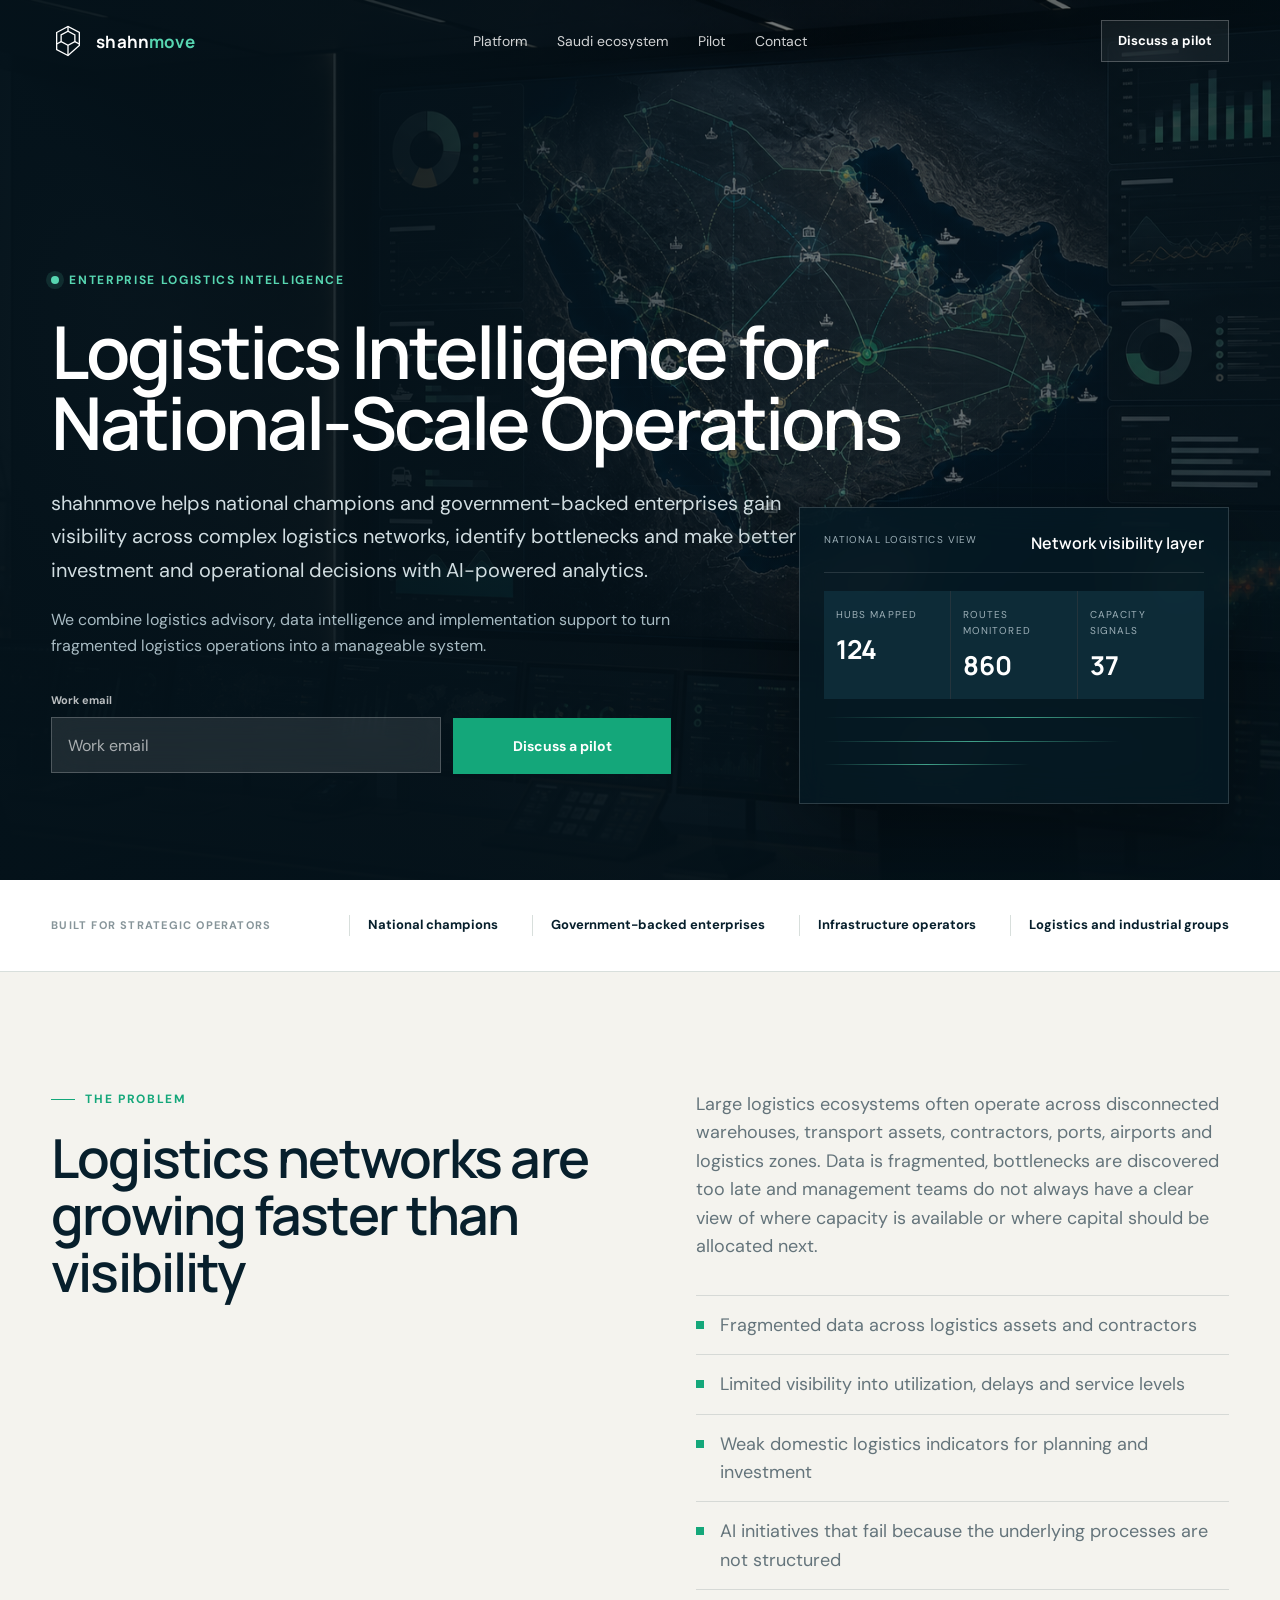
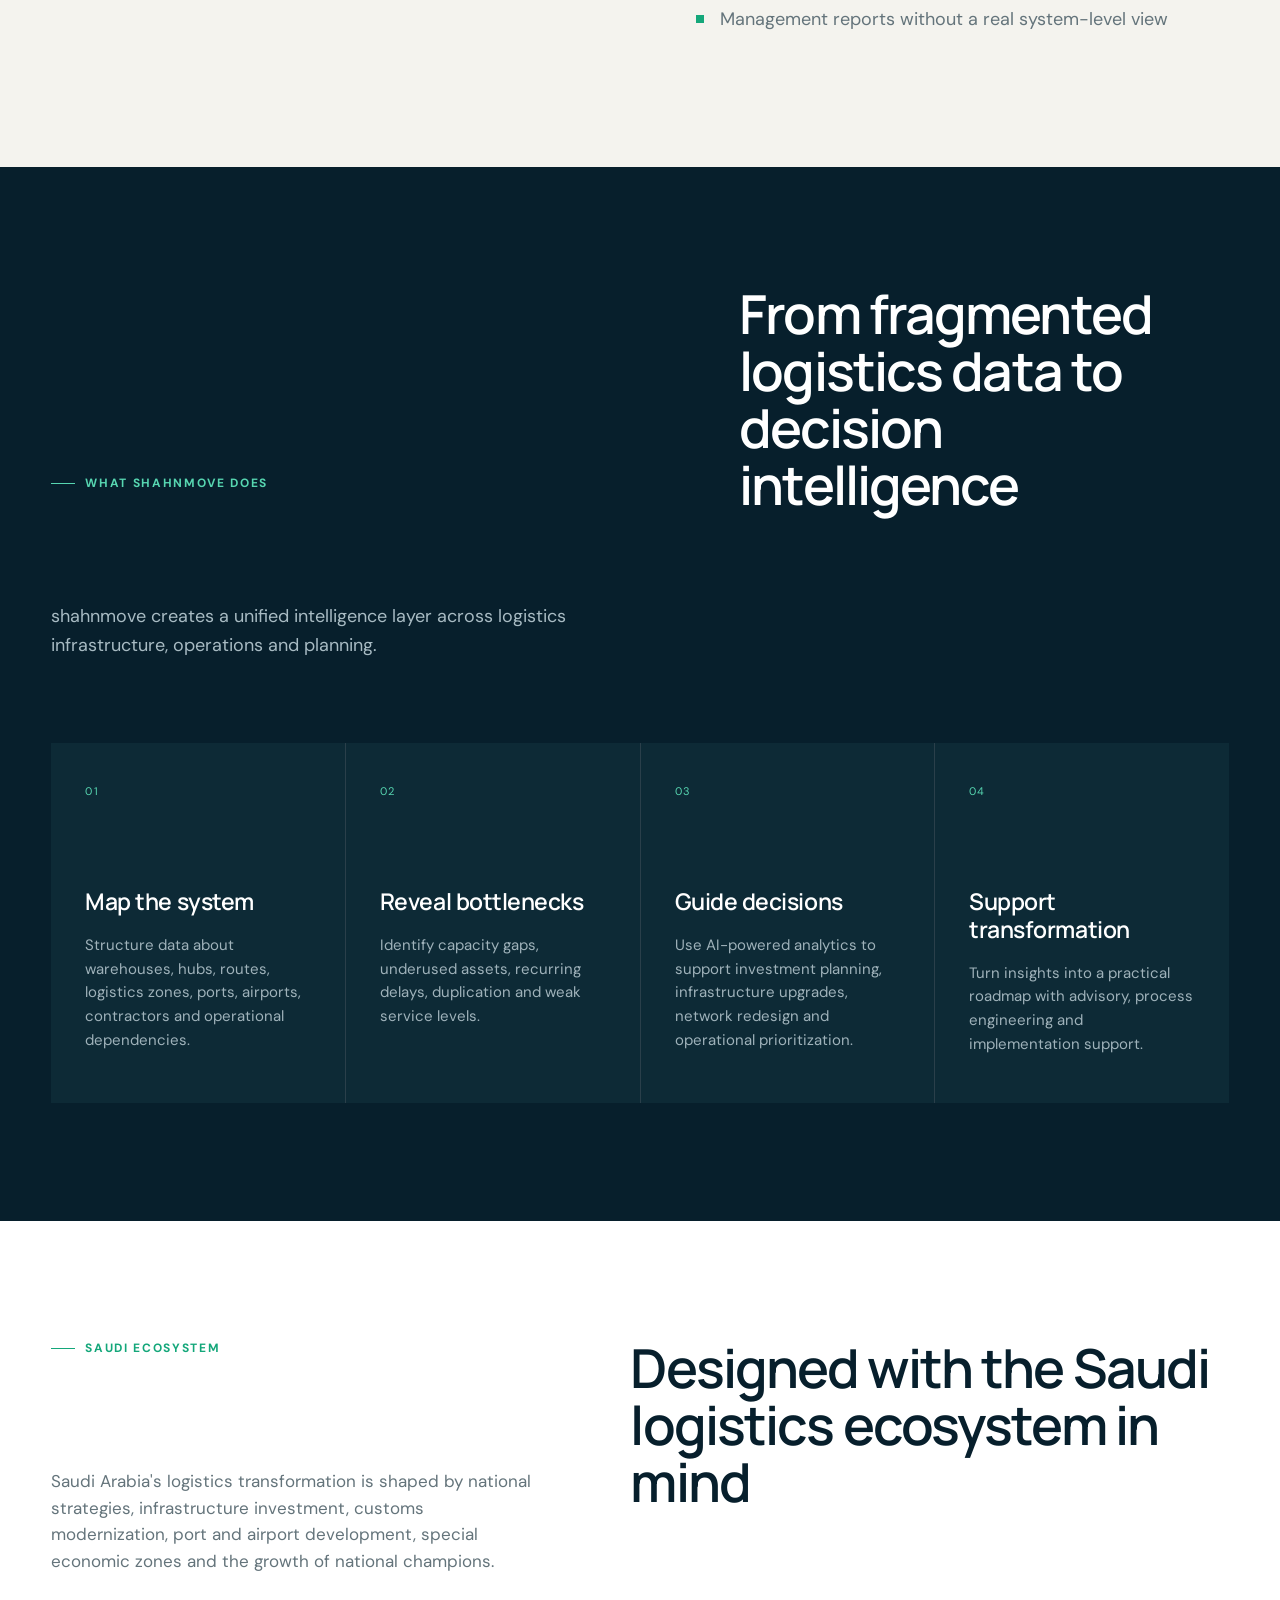
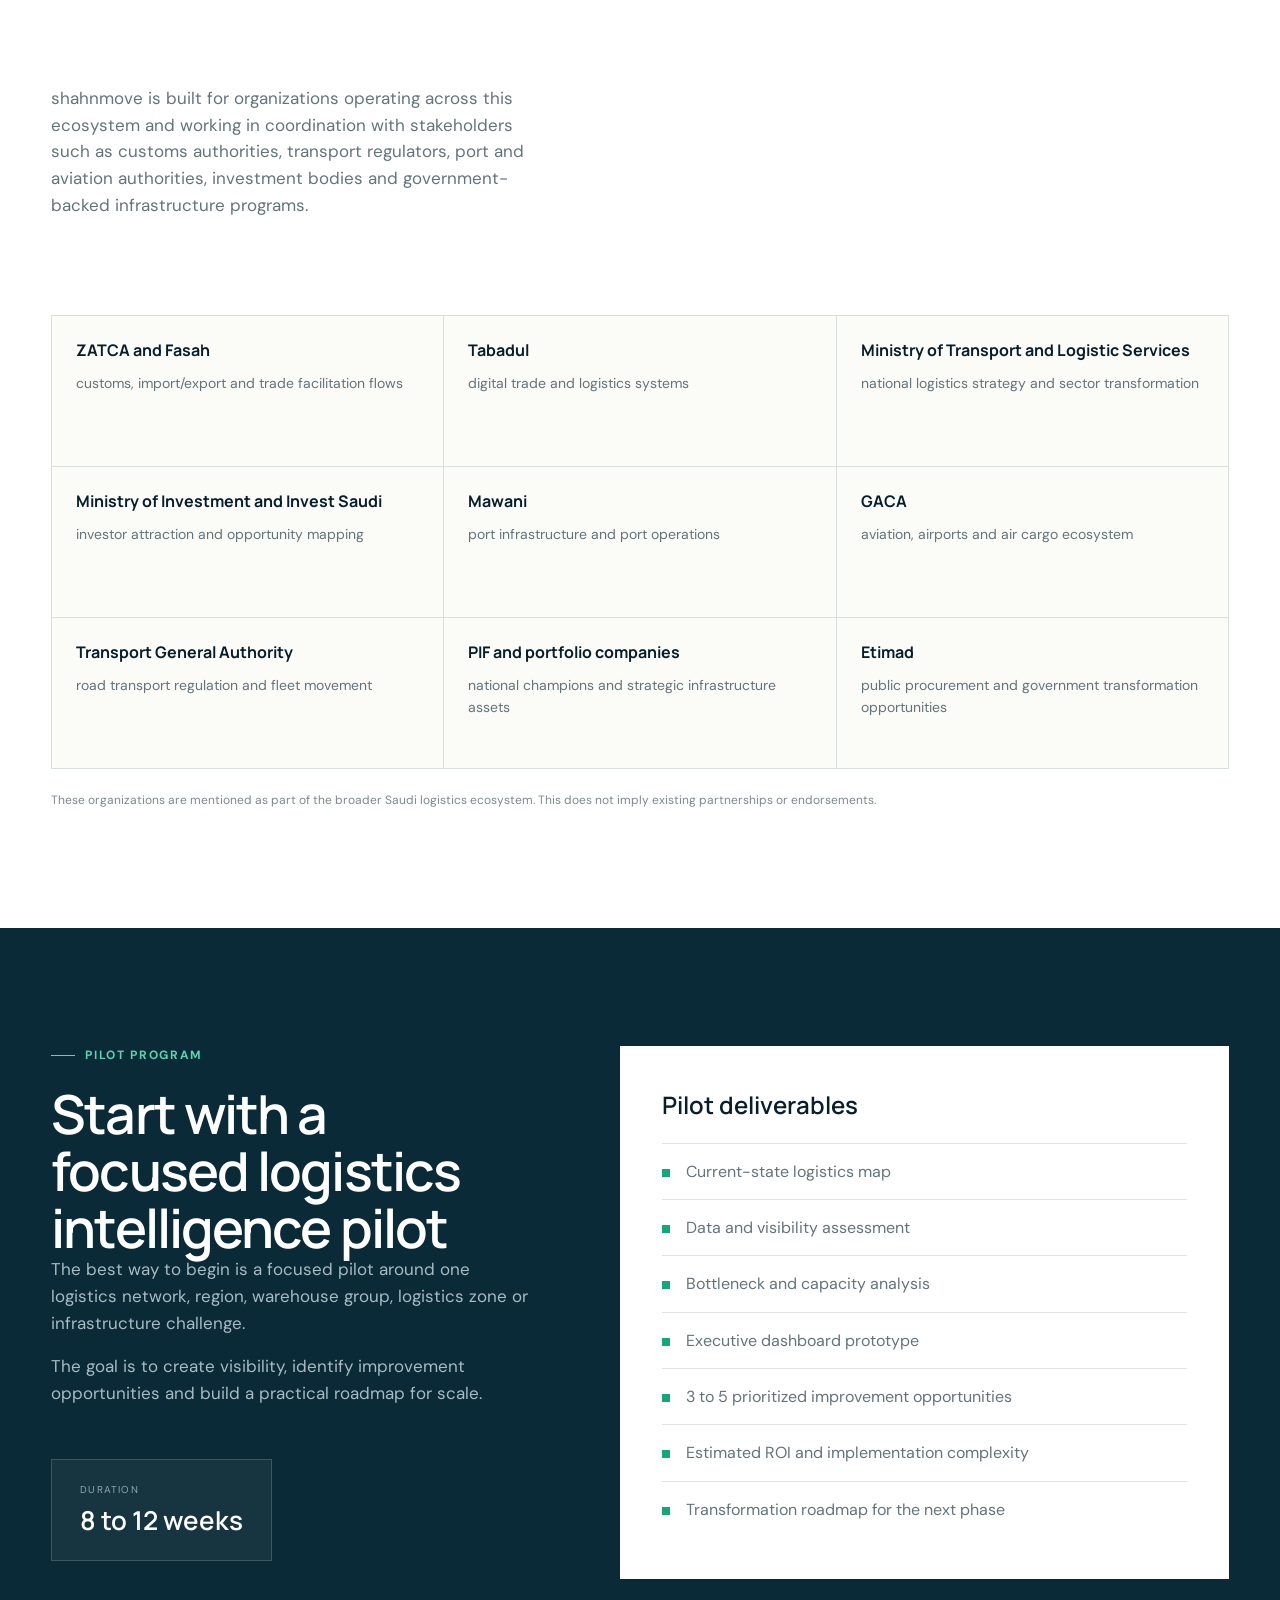
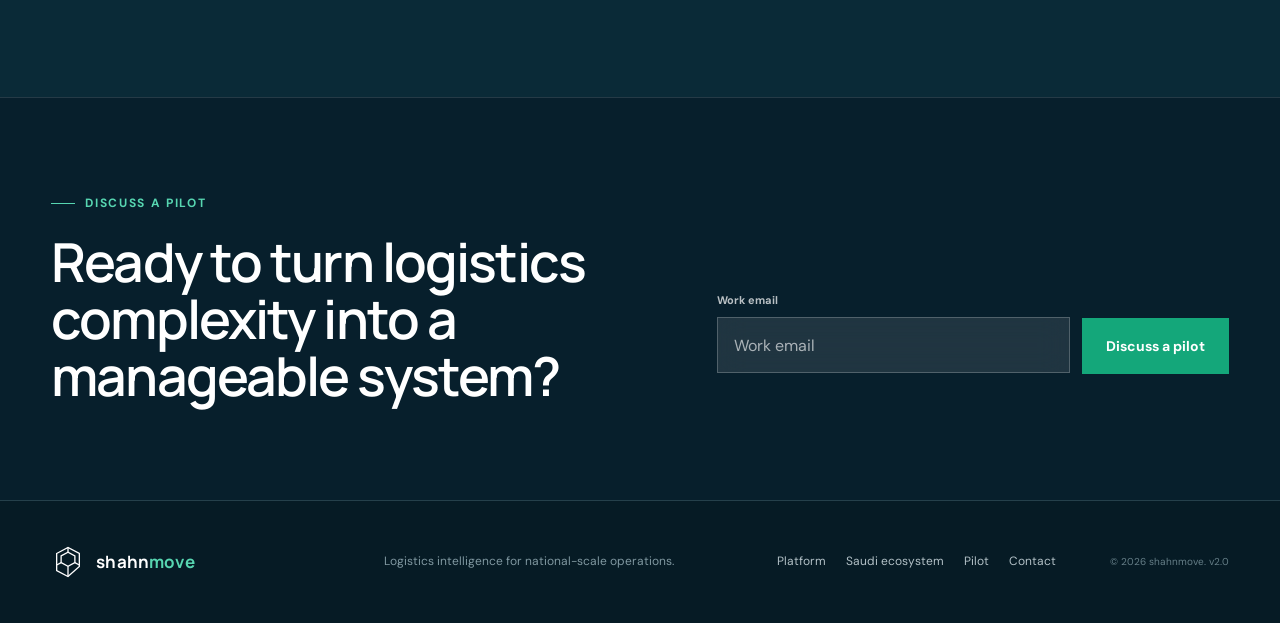
<file: index.html>
<!doctype html>
<html lang="en">
<head>
  <meta charset="utf-8">
  <meta name="viewport" content="width=device-width, initial-scale=1">
  <meta name="description" content="shahnmove helps national champions, government-backed enterprises and infrastructure operators gain visibility across complex logistics networks, identify bottlenecks and make better investment and operational decisions with AI-powered analytics.">
  <meta name="theme-color" content="#071f2c">
  <meta property="og:title" content="shahnmove | Logistics Intelligence for National-Scale Operations">
  <meta property="og:description" content="shahnmove helps national champions and government-backed enterprises gain visibility across complex logistics networks with AI-powered analytics.">
  <meta property="og:type" content="website">
  <title>shahnmove | Logistics Intelligence for National-Scale Operations</title>
  <link rel="preconnect" href="https://fonts.googleapis.com">
  <link rel="preconnect" href="https://fonts.gstatic.com" crossorigin>
  <link href="https://fonts.googleapis.com/css2?family=DM+Sans:wght@400;500;600;700&family=Manrope:wght@500;600;700&display=swap" rel="stylesheet">
  <link rel="stylesheet" href="styles.css">
  <script src="script.js" defer></script>
</head>
<body>
  <a class="skip-link" href="#main">Skip to content</a>
  <header class="site-header">
    <a class="brand" href="#top" aria-label="shahnmove home">
      <svg class="brand-mark" viewBox="0 0 42 42" aria-hidden="true"><path d="M7 10.5 21 3l14 7.5v16L21 39 7 31.5z"/><path d="m12.5 13.5 8.5-4.6 8.5 4.6v8.2L21 26.3l-8.5-4.6z"/><path d="M21 26.3V39m0-30.1V3m-8.5 18.7L7 24.7m22.5-3 5.5 3"/></svg>
      <span>shahn<span>move</span></span>
    </a>
    <nav class="desktop-nav" aria-label="Primary navigation">
      <a href="#platform">Platform</a>
      <a href="#ecosystem">Saudi ecosystem</a>
      <a href="#pilot">Pilot</a>
      <a href="#contact">Contact</a>
    </nav>
    <a class="header-cta" href="#contact">Discuss a pilot</a>
    <button class="menu-button" type="button" aria-label="Open menu" aria-expanded="false"><span></span><span></span></button>
  </header>

  <main id="main">
    <section class="hero" id="top">
      <div class="hero-media" role="img" aria-label="Executive logistics command center with a Saudi Arabia and GCC-style logistics network map">
        <img src="assets/command-center-v2.png" alt="">
      </div>
      <div class="hero-shade"></div>
      <div class="hero-content reveal">
        <p class="eyebrow"><span></span> Enterprise logistics intelligence</p>
        <h1>Logistics Intelligence for National-Scale Operations</h1>
        <p class="hero-lede">shahnmove helps national champions and government-backed enterprises gain visibility across complex logistics networks, identify bottlenecks and make better investment and operational decisions with AI-powered analytics.</p>
        <p class="hero-support">We combine logistics advisory, data intelligence and implementation support to turn fragmented logistics operations into a manageable system.</p>
        <form class="hero-form lead-form" id="pilot-form" aria-label="Discuss a pilot">
          <label>
            <span>Work email</span>
            <input name="email" type="email" autocomplete="email" placeholder="Work email" required>
          </label>
          <button class="button button-primary" type="submit">Discuss a pilot</button>
          <p class="form-status" role="status" aria-live="polite"></p>
        </form>
      </div>
      <div class="hero-panel reveal" aria-label="Network intelligence metrics">
        <div class="panel-head">
          <span>National logistics view</span>
          <strong>Network visibility layer</strong>
        </div>
        <div class="panel-grid">
          <article><span>Hubs mapped</span><strong>124</strong></article>
          <article><span>Routes monitored</span><strong>860</strong></article>
          <article><span>Capacity signals</span><strong>37</strong></article>
        </div>
        <div class="network-lines" aria-hidden="true">
          <span></span><span></span><span></span>
        </div>
      </div>
    </section>

    <section class="signal-strip" aria-label="Audience focus">
      <p>Built for strategic operators</p>
      <span>National champions</span>
      <span>Government-backed enterprises</span>
      <span>Infrastructure operators</span>
      <span>Logistics and industrial groups</span>
    </section>

    <section class="section problem" id="problem">
      <div class="section-intro reveal">
        <p class="kicker">The problem</p>
        <h2>Logistics networks are growing faster than visibility</h2>
      </div>
      <div class="section-body reveal">
        <p>Large logistics ecosystems often operate across disconnected warehouses, transport assets, contractors, ports, airports and logistics zones. Data is fragmented, bottlenecks are discovered too late and management teams do not always have a clear view of where capacity is available or where capital should be allocated next.</p>
        <ul class="compact-list">
          <li>Fragmented data across logistics assets and contractors</li>
          <li>Limited visibility into utilization, delays and service levels</li>
          <li>Weak domestic logistics indicators for planning and investment</li>
          <li>AI initiatives that fail because the underlying processes are not structured</li>
          <li>Management reports without a real system-level view</li>
        </ul>
      </div>
    </section>

    <section class="section platform" id="platform">
      <div class="platform-head reveal">
        <p class="kicker kicker-light">What shahnmove does</p>
        <h2>From fragmented logistics data to decision intelligence</h2>
        <p>shahnmove creates a unified intelligence layer across logistics infrastructure, operations and planning.</p>
      </div>
      <div class="flow-grid">
        <article class="flow-card reveal">
          <span>01</span>
          <h3>Map the system</h3>
          <p>Structure data about warehouses, hubs, routes, logistics zones, ports, airports, contractors and operational dependencies.</p>
        </article>
        <article class="flow-card reveal">
          <span>02</span>
          <h3>Reveal bottlenecks</h3>
          <p>Identify capacity gaps, underused assets, recurring delays, duplication and weak service levels.</p>
        </article>
        <article class="flow-card reveal">
          <span>03</span>
          <h3>Guide decisions</h3>
          <p>Use AI-powered analytics to support investment planning, infrastructure upgrades, network redesign and operational prioritization.</p>
        </article>
        <article class="flow-card reveal">
          <span>04</span>
          <h3>Support transformation</h3>
          <p>Turn insights into a practical roadmap with advisory, process engineering and implementation support.</p>
        </article>
      </div>
    </section>

    <section class="section ecosystem" id="ecosystem">
      <div class="ecosystem-copy reveal">
        <p class="kicker">Saudi ecosystem</p>
        <h2>Designed with the Saudi logistics ecosystem in mind</h2>
        <p>Saudi Arabia's logistics transformation is shaped by national strategies, infrastructure investment, customs modernization, port and airport development, special economic zones and the growth of national champions.</p>
        <p>shahnmove is built for organizations operating across this ecosystem and working in coordination with stakeholders such as customs authorities, transport regulators, port and aviation authorities, investment bodies and government-backed infrastructure programs.</p>
      </div>
      <div class="ecosystem-grid reveal" aria-label="Saudi logistics ecosystem examples">
        <article><strong>ZATCA and Fasah</strong><span>customs, import/export and trade facilitation flows</span></article>
        <article><strong>Tabadul</strong><span>digital trade and logistics systems</span></article>
        <article><strong>Ministry of Transport and Logistic Services</strong><span>national logistics strategy and sector transformation</span></article>
        <article><strong>Ministry of Investment and Invest Saudi</strong><span>investor attraction and opportunity mapping</span></article>
        <article><strong>Mawani</strong><span>port infrastructure and port operations</span></article>
        <article><strong>GACA</strong><span>aviation, airports and air cargo ecosystem</span></article>
        <article><strong>Transport General Authority</strong><span>road transport regulation and fleet movement</span></article>
        <article><strong>PIF and portfolio companies</strong><span>national champions and strategic infrastructure assets</span></article>
        <article><strong>Etimad</strong><span>public procurement and government transformation opportunities</span></article>
      </div>
      <p class="disclaimer reveal">These organizations are mentioned as part of the broader Saudi logistics ecosystem. This does not imply existing partnerships or endorsements.</p>
    </section>

    <section class="section pilot" id="pilot">
      <div class="pilot-shell">
        <div class="pilot-copy reveal">
          <p class="kicker kicker-light">Pilot program</p>
          <h2>Start with a focused logistics intelligence pilot</h2>
          <p>The best way to begin is a focused pilot around one logistics network, region, warehouse group, logistics zone or infrastructure challenge.</p>
          <p>The goal is to create visibility, identify improvement opportunities and build a practical roadmap for scale.</p>
          <div class="duration">
            <span>Duration</span>
            <strong>8 to 12 weeks</strong>
          </div>
        </div>
        <div class="deliverables reveal">
          <h3>Pilot deliverables</h3>
          <ul class="compact-list">
            <li>Current-state logistics map</li>
            <li>Data and visibility assessment</li>
            <li>Bottleneck and capacity analysis</li>
            <li>Executive dashboard prototype</li>
            <li>3 to 5 prioritized improvement opportunities</li>
            <li>Estimated ROI and implementation complexity</li>
            <li>Transformation roadmap for the next phase</li>
          </ul>
        </div>
      </div>
    </section>

    <section class="contact" id="contact">
      <div class="contact-copy reveal">
        <p class="kicker kicker-light">Discuss a pilot</p>
        <h2>Ready to turn logistics complexity into a manageable system?</h2>
      </div>
      <form class="contact-form lead-form reveal" id="contact-form" aria-label="Contact shahnmove">
        <label>
          <span>Work email</span>
          <input name="email" type="email" autocomplete="email" placeholder="Work email" required>
        </label>
        <button class="button button-primary" type="submit">Discuss a pilot</button>
        <p class="form-status" role="status" aria-live="polite"></p>
      </form>
    </section>
  </main>

  <footer>
    <a class="brand brand-footer" href="#top" aria-label="shahnmove home">
      <svg class="brand-mark" viewBox="0 0 42 42" aria-hidden="true"><path d="M7 10.5 21 3l14 7.5v16L21 39 7 31.5z"/><path d="m12.5 13.5 8.5-4.6 8.5 4.6v8.2L21 26.3l-8.5-4.6z"/><path d="M21 26.3V39m0-30.1V3m-8.5 18.7L7 24.7m22.5-3 5.5 3"/></svg>
      <span>shahn<span>move</span></span>
    </a>
    <p>Logistics intelligence for national-scale operations.</p>
    <nav aria-label="Footer navigation">
      <a href="#platform">Platform</a>
      <a href="#ecosystem">Saudi ecosystem</a>
      <a href="#pilot">Pilot</a>
      <a href="#contact">Contact</a>
    </nav>
    <small>© <span id="year"></span> shahnmove. v2.0</small>
  </footer>
</body>
</html>
</file>
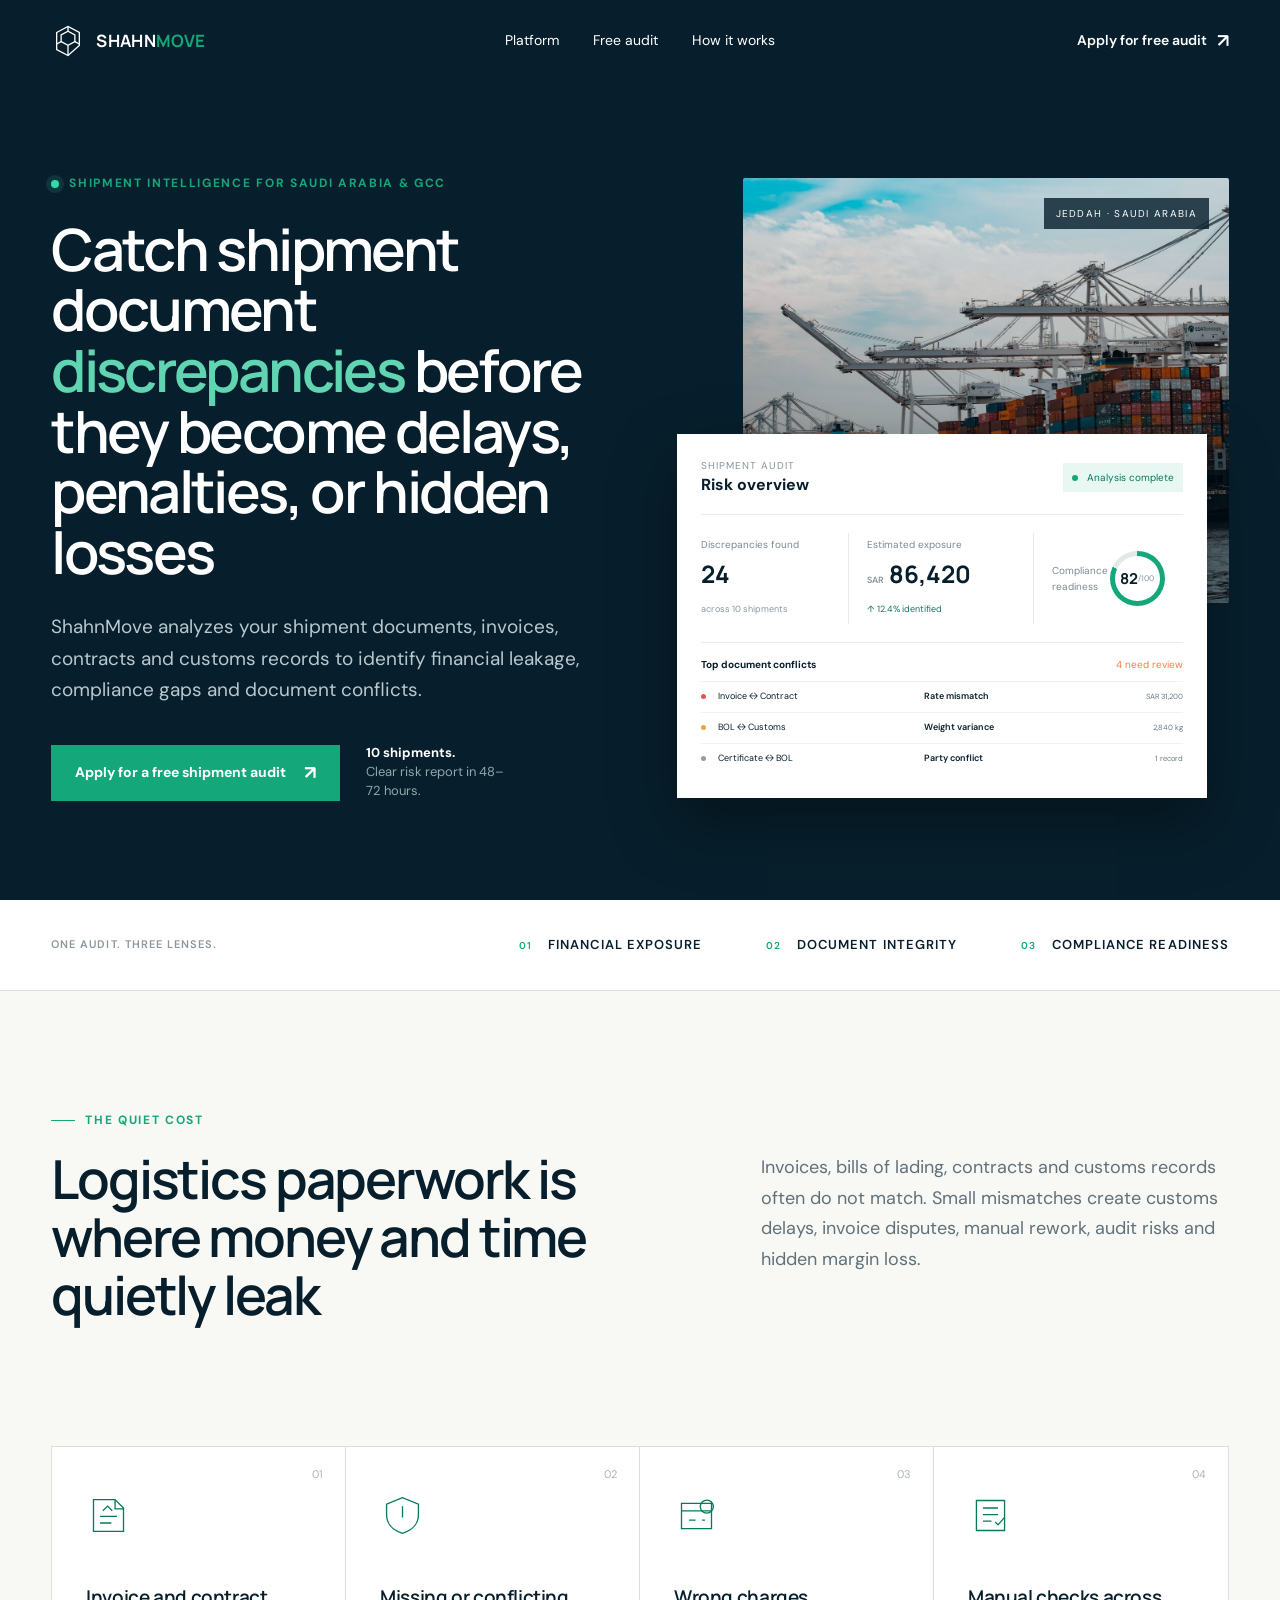
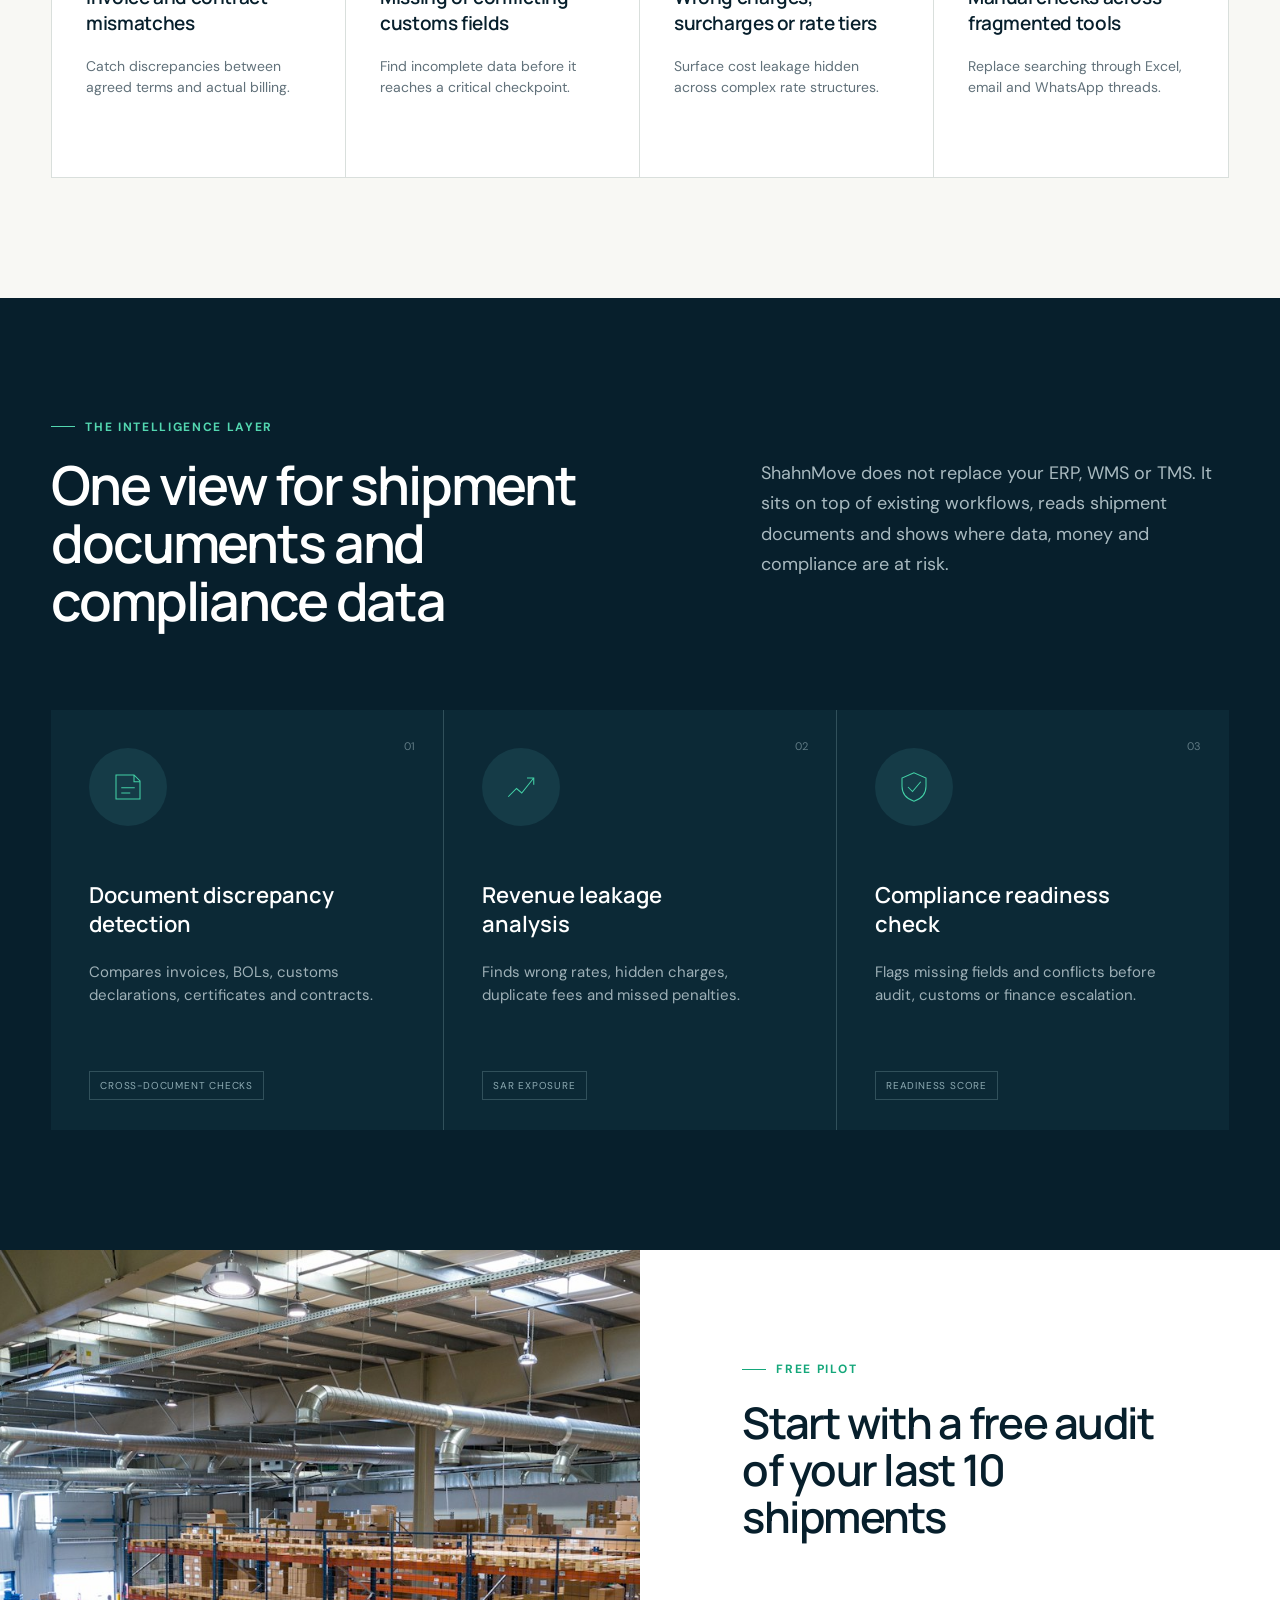
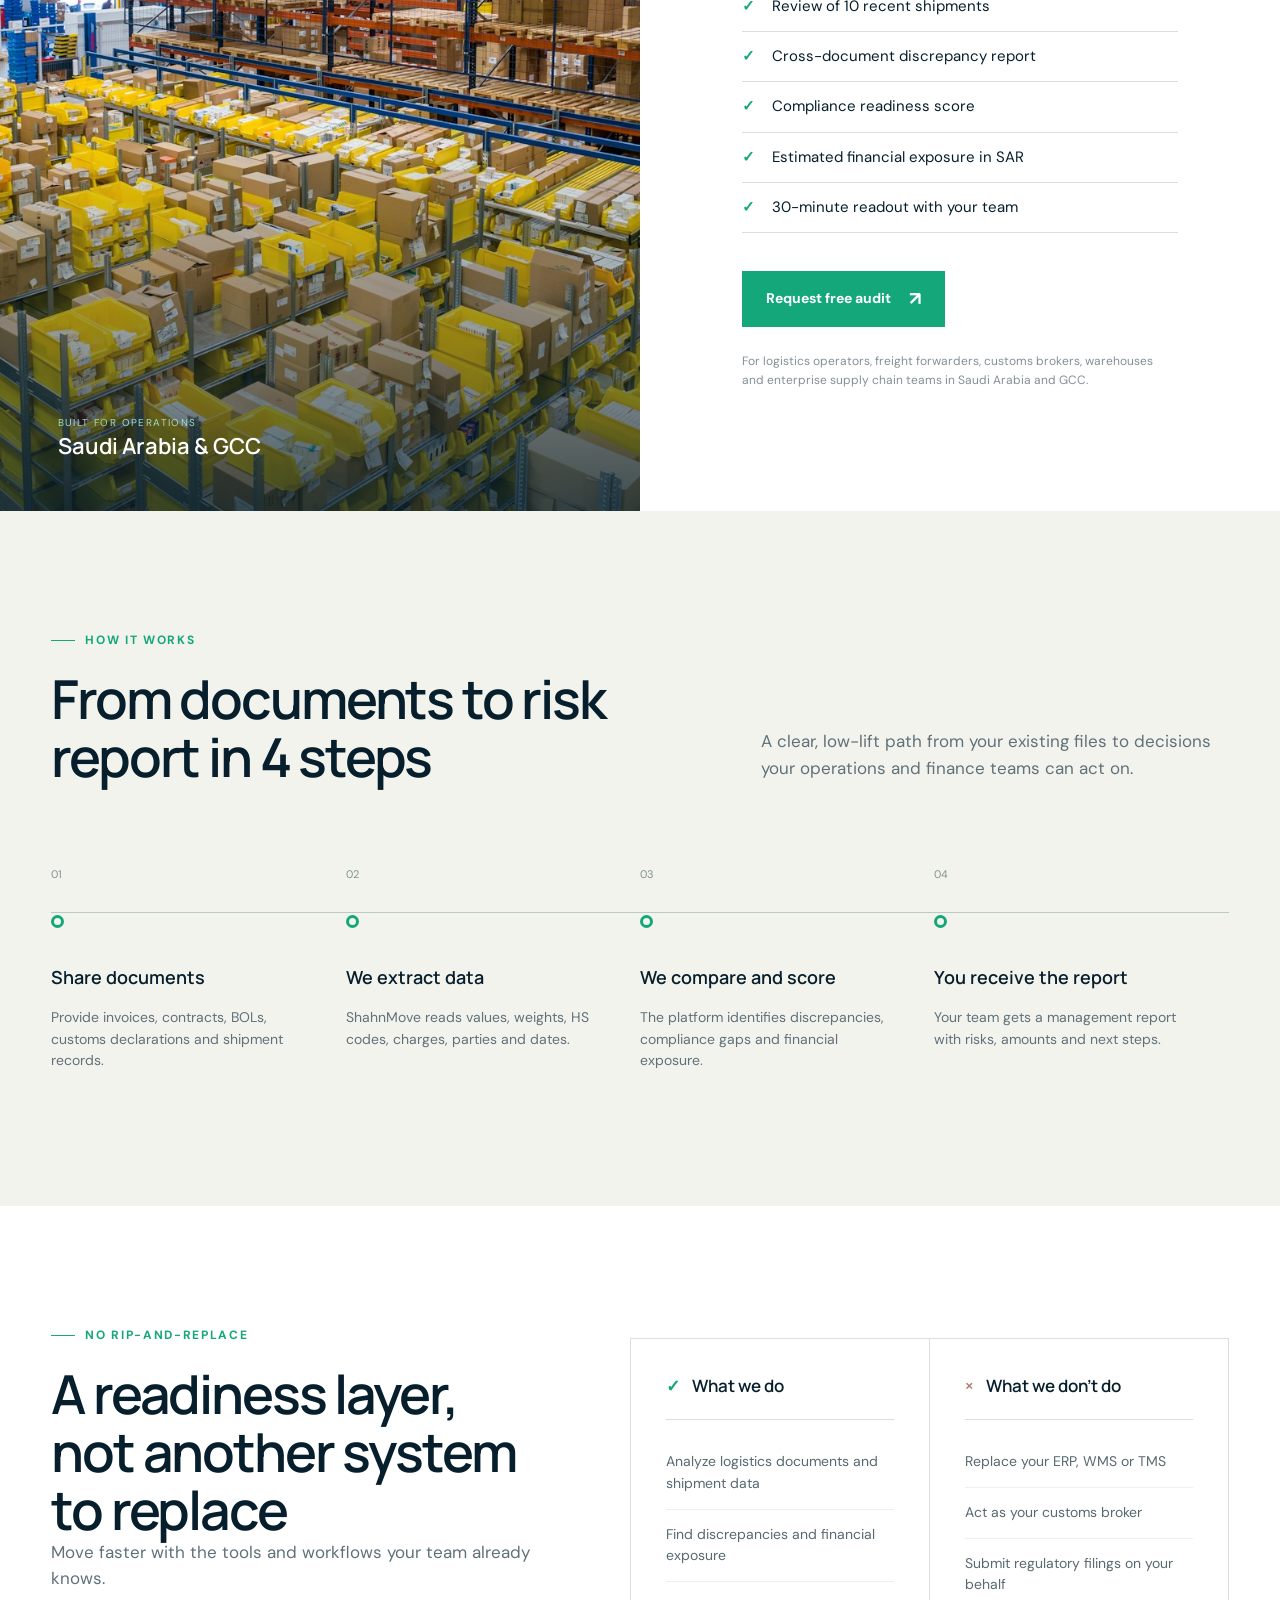
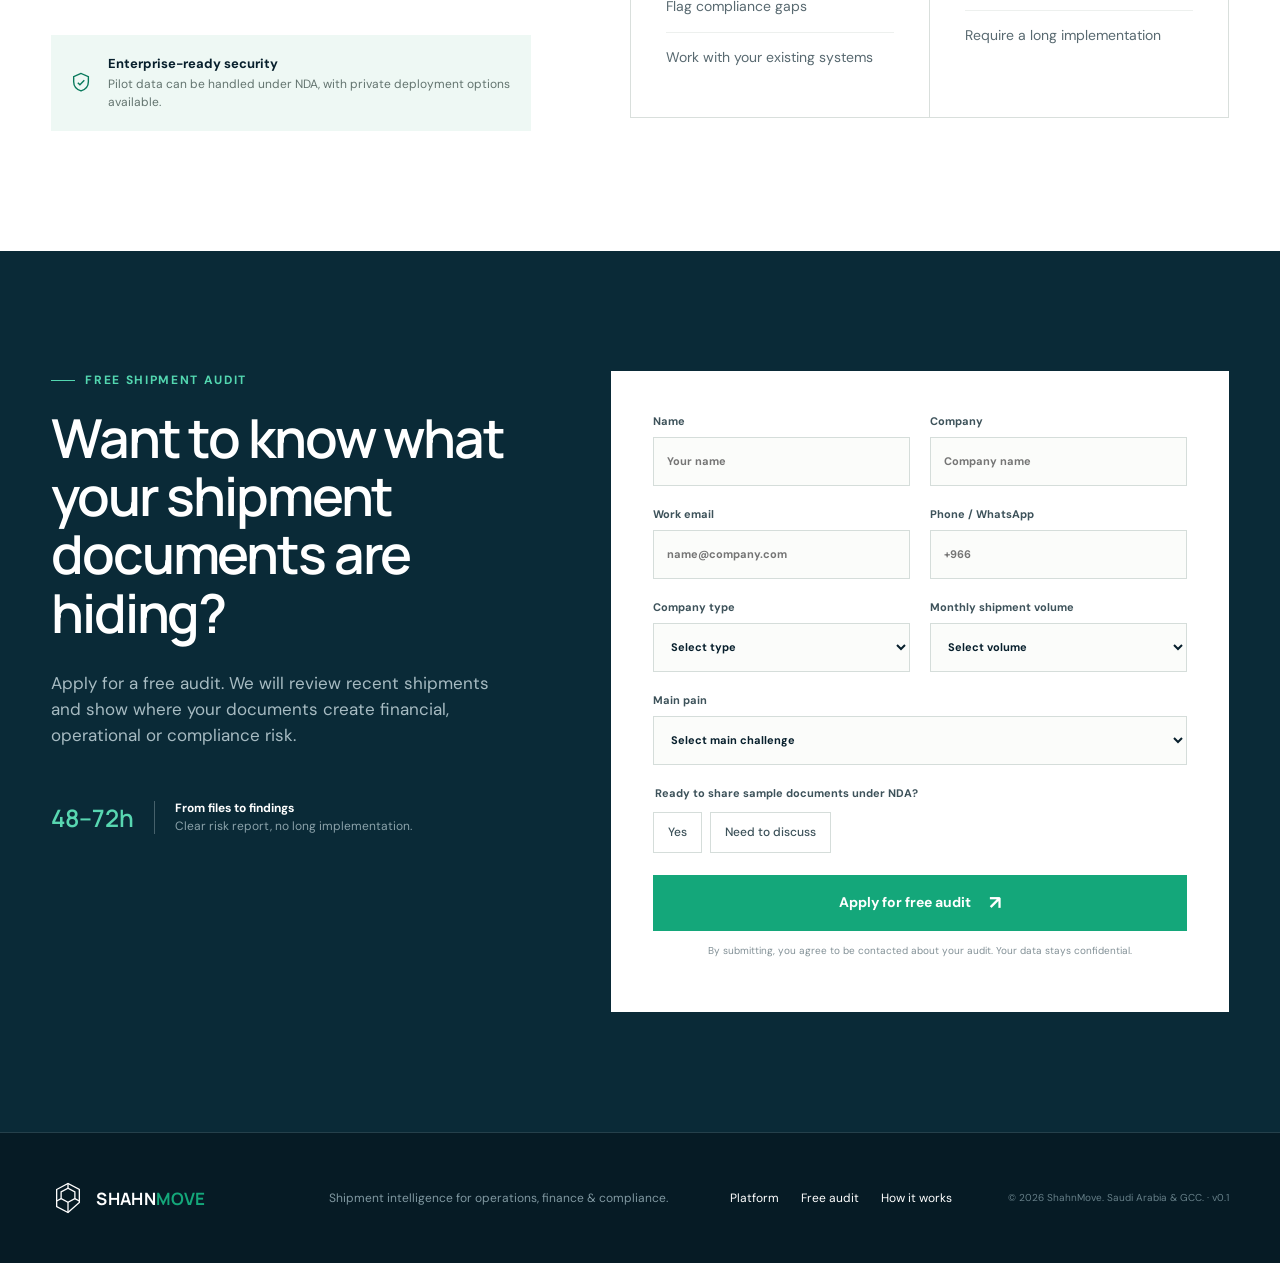
<file: v0.1/index.html>
<!doctype html>
<html lang="en">
<head>
  <meta charset="utf-8">
  <meta name="viewport" content="width=device-width, initial-scale=1">
  <meta name="description" content="ShahnMove finds shipment document discrepancies, financial leakage and compliance gaps before they become delays or penalties.">
  <meta name="theme-color" content="#071f2c">
  <meta property="og:title" content="ShahnMove — Shipment intelligence, before risk moves">
  <meta property="og:description" content="Audit 10 recent shipments and receive a clear risk report in 48–72 hours.">
  <meta property="og:type" content="website">
  <title>ShahnMove — Shipment document intelligence</title>
  <link rel="preconnect" href="https://fonts.googleapis.com">
  <link rel="preconnect" href="https://fonts.gstatic.com" crossorigin>
  <link href="https://fonts.googleapis.com/css2?family=DM+Sans:wght@400;500;600;700&family=Manrope:wght@500;600;700&display=swap" rel="stylesheet">
  <link rel="stylesheet" href="styles.css">
  <script src="script.js" defer></script>
</head>
<body>
  <a class="skip-link" href="#main">Skip to content</a>
  <header class="site-header">
    <a class="brand" href="#top" aria-label="ShahnMove home">
      <svg class="brand-mark" viewBox="0 0 42 42" aria-hidden="true"><path d="M7 10.5 21 3l14 7.5v16L21 39 7 31.5z"/><path d="m12.5 13.5 8.5-4.6 8.5 4.6v8.2L21 26.3l-8.5-4.6z"/><path d="M21 26.3V39m0-30.1V3m-8.5 18.7L7 24.7m22.5-3 5.5 3"/></svg>
      <span>SHAHN<span>MOVE</span></span>
    </a>
    <nav class="desktop-nav" aria-label="Primary navigation">
      <a href="#platform">Platform</a>
      <a href="#pilot">Free audit</a>
      <a href="#process">How it works</a>
    </nav>
    <a class="header-cta" href="#apply">Apply for free audit <span>↗</span></a>
    <button class="menu-button" type="button" aria-label="Open menu" aria-expanded="false"><span></span><span></span></button>
  </header>

  <main id="main">
    <section class="hero" id="top">
      <div class="hero-copy reveal">
        <p class="eyebrow"><span></span> Shipment intelligence for Saudi Arabia & GCC</p>
        <h1>Catch shipment document <em>discrepancies</em> before they become delays, penalties, or hidden losses</h1>
        <p class="hero-lede">ShahnMove analyzes your shipment documents, invoices, contracts and customs records to identify financial leakage, compliance gaps and document conflicts.</p>
        <div class="hero-actions">
          <a class="button button-primary" href="#apply">Apply for a free shipment audit <span>↗</span></a>
          <p><strong>10 shipments.</strong> Clear risk report in 48–72 hours.</p>
        </div>
      </div>
      <div class="hero-visual reveal" aria-label="Example ShahnMove shipment risk dashboard">
        <div class="hero-image" role="img" aria-label="Container port with cargo ships"></div>
        <div class="dashboard">
          <div class="dash-head">
            <div><span>Shipment audit</span><strong>Risk overview</strong></div>
            <span class="live"><i></i> Analysis complete</span>
          </div>
          <div class="dash-metrics">
            <article><span>Discrepancies found</span><strong>24</strong><small>across 10 shipments</small></article>
            <article><span>Estimated exposure</span><strong><i>SAR</i> 86,420</strong><small class="up">↑ 12.4% identified</small></article>
            <article class="score-card"><span>Compliance readiness</span><div class="score-ring"><strong>82</strong><small>/100</small></div></article>
          </div>
          <div class="conflicts">
            <div class="conflict-title"><strong>Top document conflicts</strong><span>4 need review</span></div>
            <div class="conflict-row"><i class="critical"></i><span>Invoice ↔ Contract</span><strong>Rate mismatch</strong><small>SAR 31,200</small></div>
            <div class="conflict-row"><i class="warning"></i><span>BOL ↔ Customs</span><strong>Weight variance</strong><small>2,840 kg</small></div>
            <div class="conflict-row"><i></i><span>Certificate ↔ BOL</span><strong>Party conflict</strong><small>1 record</small></div>
          </div>
        </div>
      </div>
    </section>

    <section class="proof-strip" aria-label="Product benefits">
      <p>One audit. Three lenses.</p>
      <div><span>01</span> Financial exposure</div><div><span>02</span> Document integrity</div><div><span>03</span> Compliance readiness</div>
    </section>

    <section class="section problem" id="problem">
      <div class="section-intro reveal"><p class="kicker">The quiet cost</p><h2>Logistics paperwork is where money and time quietly leak</h2></div>
      <p class="section-copy reveal">Invoices, bills of lading, contracts and customs records often do not match. Small mismatches create customs delays, invoice disputes, manual rework, audit risks and hidden margin loss.</p>
      <div class="pain-grid">
        <article class="pain-card reveal"><span>01</span><svg viewBox="0 0 48 48" aria-hidden="true"><path d="M8 7h23l9 9v25H8zM31 7v10h9M15 25h18M15 32h12"/><path d="m18 19 5-5 5 5"/></svg><h3>Invoice and contract mismatches</h3><p>Catch discrepancies between agreed terms and actual billing.</p></article>
        <article class="pain-card reveal"><span>02</span><svg viewBox="0 0 48 48" aria-hidden="true"><path d="M24 5 7 12v11c0 10 7 17 17 20 10-3 17-10 17-20V12zM24 14v12M24 33v.1"/></svg><h3>Missing or conflicting customs fields</h3><p>Find incomplete data before it reaches a critical checkpoint.</p></article>
        <article class="pain-card reveal"><span>03</span><svg viewBox="0 0 48 48" aria-hidden="true"><path d="M8 11h32v27H8zM8 19h32M16 29h7M30 29h3"/><circle cx="35" cy="14.5" r="7"/></svg><h3>Wrong charges, surcharges or rate tiers</h3><p>Surface cost leakage hidden across complex rate structures.</p></article>
        <article class="pain-card reveal"><span>04</span><svg viewBox="0 0 48 48" aria-hidden="true"><path d="M9 8h30v32H9zM16 16h16M16 23h16M16 30h9"/><path d="m29 31 3 3 7-8"/></svg><h3>Manual checks across fragmented tools</h3><p>Replace searching through Excel, email and WhatsApp threads.</p></article>
      </div>
    </section>

    <section class="section solution" id="platform">
      <div class="solution-top">
        <div class="section-intro reveal"><p class="kicker kicker-light">The intelligence layer</p><h2>One view for shipment documents and compliance data</h2></div>
        <p class="section-copy reveal">ShahnMove does not replace your ERP, WMS or TMS. It sits on top of existing workflows, reads shipment documents and shows where data, money and compliance are at risk.</p>
      </div>
      <div class="capabilities">
        <article class="capability reveal"><span class="cap-number">01</span><div class="cap-icon"><svg viewBox="0 0 48 48"><path d="M8 8h24l8 8v24H8zM32 8v9h8M15 25h18M15 32h12"/></svg></div><h3>Document discrepancy detection</h3><p>Compares invoices, BOLs, customs declarations, certificates and contracts.</p><span class="tag">Cross-document checks</span></article>
        <article class="capability reveal"><span class="cap-number">02</span><div class="cap-icon"><svg viewBox="0 0 48 48"><path d="M7 37 18 26l7 6 16-20M32 12h9v9"/></svg></div><h3>Revenue leakage analysis</h3><p>Finds wrong rates, hidden charges, duplicate fees and missed penalties.</p><span class="tag">SAR exposure</span></article>
        <article class="capability reveal"><span class="cap-number">03</span><div class="cap-icon"><svg viewBox="0 0 48 48"><path d="M24 5 8 12v11c0 10 7 17 16 20 9-3 16-10 16-20V12z"/><path d="m16 24 6 6 11-13"/></svg></div><h3>Compliance readiness check</h3><p>Flags missing fields and conflicts before audit, customs or finance escalation.</p><span class="tag">Readiness score</span></article>
      </div>
    </section>

    <section class="section pilot" id="pilot">
      <div class="pilot-photo reveal"><div class="photo-label"><span>Built for operations</span><strong>Saudi Arabia & GCC</strong></div></div>
      <div class="pilot-content reveal">
        <p class="kicker">Free pilot</p>
        <h2>Start with a free audit of your last 10 shipments</h2>
        <ul class="check-list">
          <li><span>✓</span> Review of 10 recent shipments</li>
          <li><span>✓</span> Cross-document discrepancy report</li>
          <li><span>✓</span> Compliance readiness score</li>
          <li><span>✓</span> Estimated financial exposure in SAR</li>
          <li><span>✓</span> 30-minute readout with your team</li>
        </ul>
        <a class="button button-primary" href="#apply">Request free audit <span>↗</span></a>
        <p class="pilot-note">For logistics operators, freight forwarders, customs brokers, warehouses and enterprise supply chain teams in Saudi Arabia and GCC.</p>
      </div>
    </section>

    <section class="section process" id="process">
      <div class="process-head reveal"><div><p class="kicker">How it works</p><h2>From documents to risk report in 4 steps</h2></div><p>A clear, low-lift path from your existing files to decisions your operations and finance teams can act on.</p></div>
      <div class="steps">
        <article class="step reveal"><span>01</span><div class="step-dot"></div><h3>Share documents</h3><p>Provide invoices, contracts, BOLs, customs declarations and shipment records.</p></article>
        <article class="step reveal"><span>02</span><div class="step-dot"></div><h3>We extract data</h3><p>ShahnMove reads values, weights, HS codes, charges, parties and dates.</p></article>
        <article class="step reveal"><span>03</span><div class="step-dot"></div><h3>We compare and score</h3><p>The platform identifies discrepancies, compliance gaps and financial exposure.</p></article>
        <article class="step reveal"><span>04</span><div class="step-dot"></div><h3>You receive the report</h3><p>Your team gets a management report with risks, amounts and next steps.</p></article>
      </div>
    </section>

    <section class="section positioning">
      <div class="positioning-copy reveal"><p class="kicker">No rip-and-replace</p><h2>A readiness layer, not another system to replace</h2><p>Move faster with the tools and workflows your team already knows.</p><div class="security"><svg viewBox="0 0 24 24"><path d="M12 2 4 5.5V11c0 5 3.5 8.5 8 10 4.5-1.5 8-5 8-10V5.5z"/><path d="m8.5 12 2.3 2.3 4.8-5"/></svg><span><strong>Enterprise-ready security</strong>Pilot data can be handled under NDA, with private deployment options available.</span></div></div>
      <div class="do-dont reveal">
        <div class="do"><h3><span>✓</span> What we do</h3><ul><li>Analyze logistics documents and shipment data</li><li>Find discrepancies and financial exposure</li><li>Flag compliance gaps</li><li>Work with your existing systems</li></ul></div>
        <div class="dont"><h3><span>×</span> What we don’t do</h3><ul><li>Replace your ERP, WMS or TMS</li><li>Act as your customs broker</li><li>Submit regulatory filings on your behalf</li><li>Require a long implementation</li></ul></div>
      </div>
    </section>

    <section class="apply" id="apply">
      <div class="apply-copy reveal"><p class="kicker kicker-light">Free shipment audit</p><h2>Want to know what your shipment documents are hiding?</h2><p>Apply for a free audit. We will review recent shipments and show where your documents create financial, operational or compliance risk.</p><div class="response-time"><span>48–72h</span><p><strong>From files to findings</strong>Clear risk report, no long implementation.</p></div></div>
      <form class="lead-form reveal" id="audit-form">
        <div class="field-row"><label>Name<input name="name" type="text" autocomplete="name" placeholder="Your name" required></label><label>Company<input name="company" type="text" autocomplete="organization" placeholder="Company name" required></label></div>
        <div class="field-row"><label>Work email<input name="email" type="email" autocomplete="email" placeholder="name@company.com" required></label><label>Phone / WhatsApp<input name="phone" type="tel" autocomplete="tel" placeholder="+966" required></label></div>
        <div class="field-row"><label>Company type<select name="company_type" required><option value="" disabled selected>Select type</option><option>Logistics operator</option><option>Freight forwarder</option><option>Customs broker</option><option>Warehouse / fulfillment</option><option>Enterprise supply chain</option><option>Other</option></select></label><label>Monthly shipment volume<select name="volume" required><option value="" disabled selected>Select volume</option><option>Under 50</option><option>50–250</option><option>251–1,000</option><option>1,001–5,000</option><option>5,000+</option></select></label></div>
        <label>Main pain<select name="pain" required><option value="" disabled selected>Select main challenge</option><option>Compliance</option><option>Invoice disputes</option><option>Customs delays</option><option>Manual work</option><option>Unknown / need visibility</option></select></label>
        <fieldset><legend>Ready to share sample documents under NDA?</legend><label class="radio"><input type="radio" name="nda_ready" value="Yes" required><span>Yes</span></label><label class="radio"><input type="radio" name="nda_ready" value="Need to discuss"><span>Need to discuss</span></label></fieldset>
        <button class="button form-button" type="submit">Apply for free audit <span>↗</span></button>
        <p class="form-privacy">By submitting, you agree to be contacted about your audit. Your data stays confidential.</p>
        <p class="form-status" role="status" aria-live="polite"></p>
      </form>
    </section>
  </main>

  <footer>
    <a class="brand brand-footer" href="#top"><svg class="brand-mark" viewBox="0 0 42 42" aria-hidden="true"><path d="M7 10.5 21 3l14 7.5v16L21 39 7 31.5z"/><path d="m12.5 13.5 8.5-4.6 8.5 4.6v8.2L21 26.3l-8.5-4.6z"/><path d="M21 26.3V39m0-30.1V3m-8.5 18.7L7 24.7m22.5-3 5.5 3"/></svg><span>SHAHN<span>MOVE</span></span></a>
    <p>Shipment intelligence for operations, finance & compliance.</p>
    <div><a href="#platform">Platform</a><a href="#pilot">Free audit</a><a href="#process">How it works</a></div>
    <small>© <span id="year"></span> ShahnMove. Saudi Arabia & GCC. · v0.1</small>
  </footer>
</body>
</html>
</file>
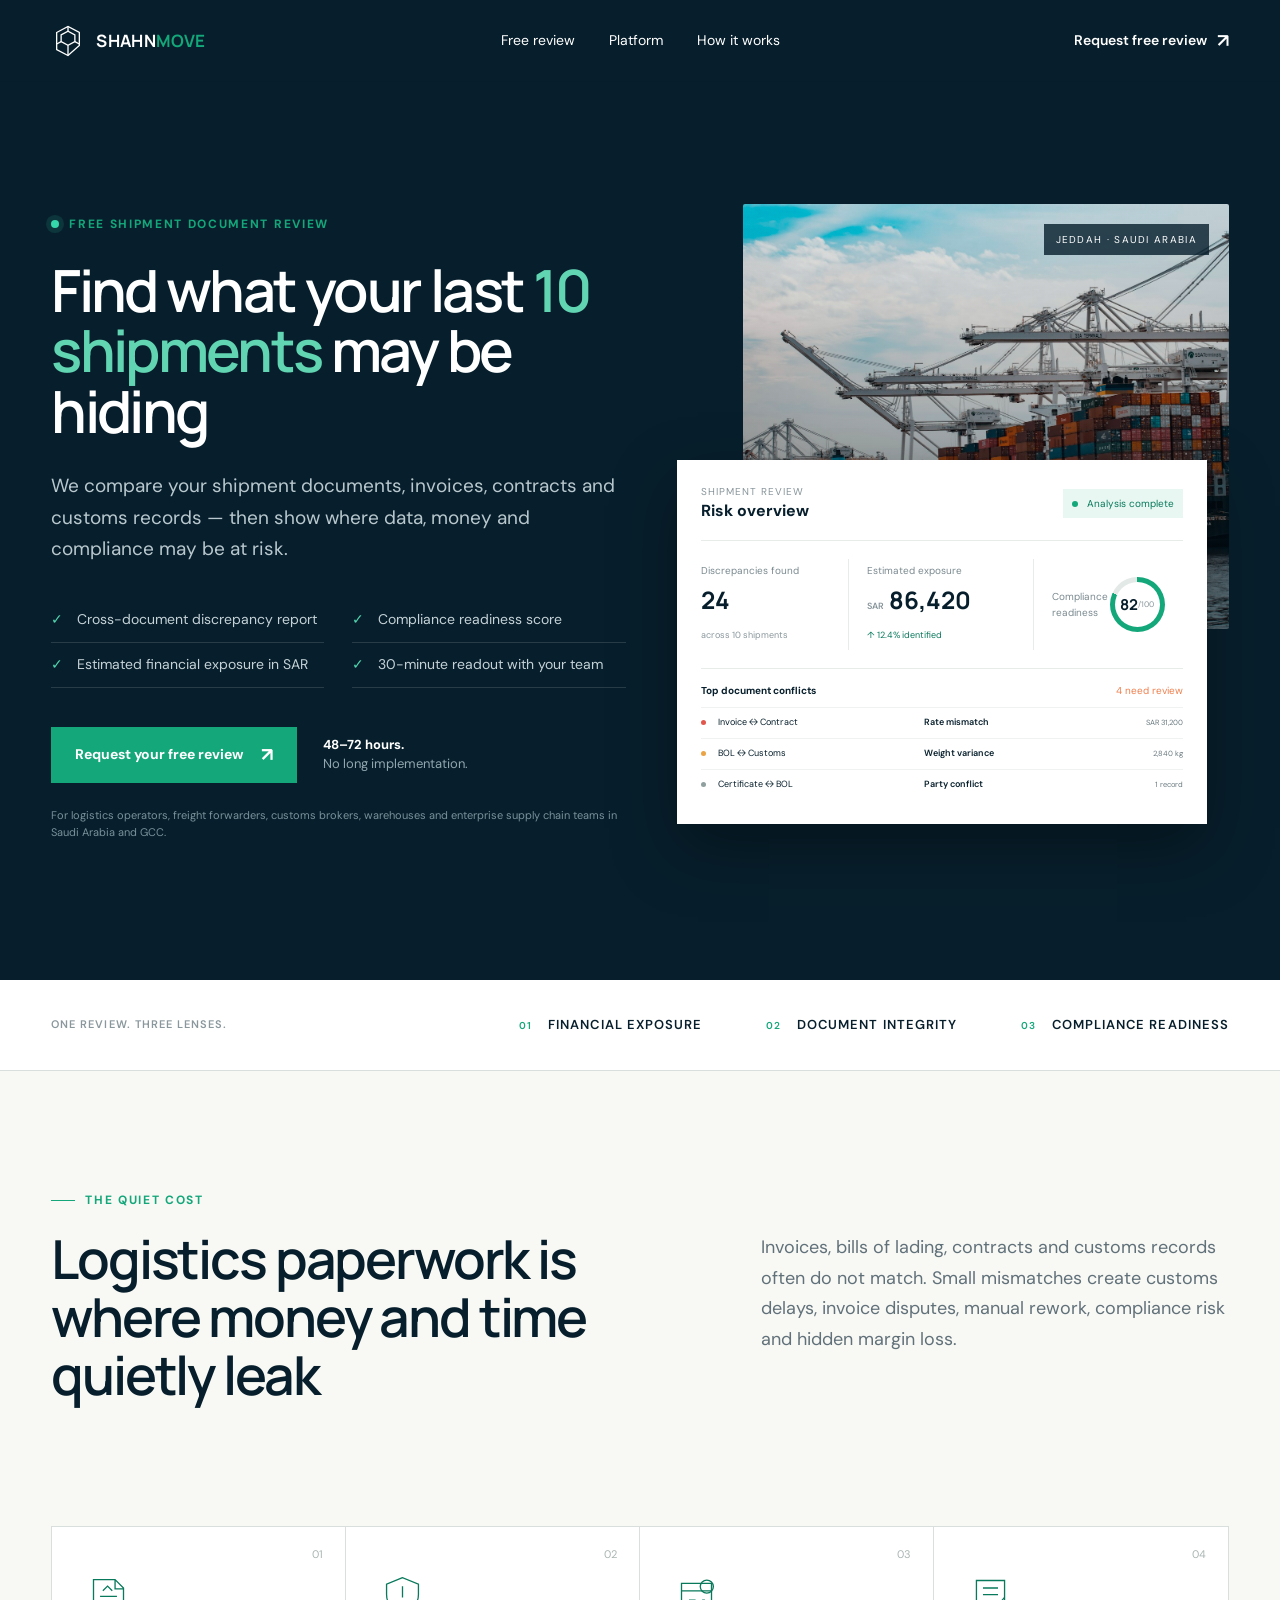
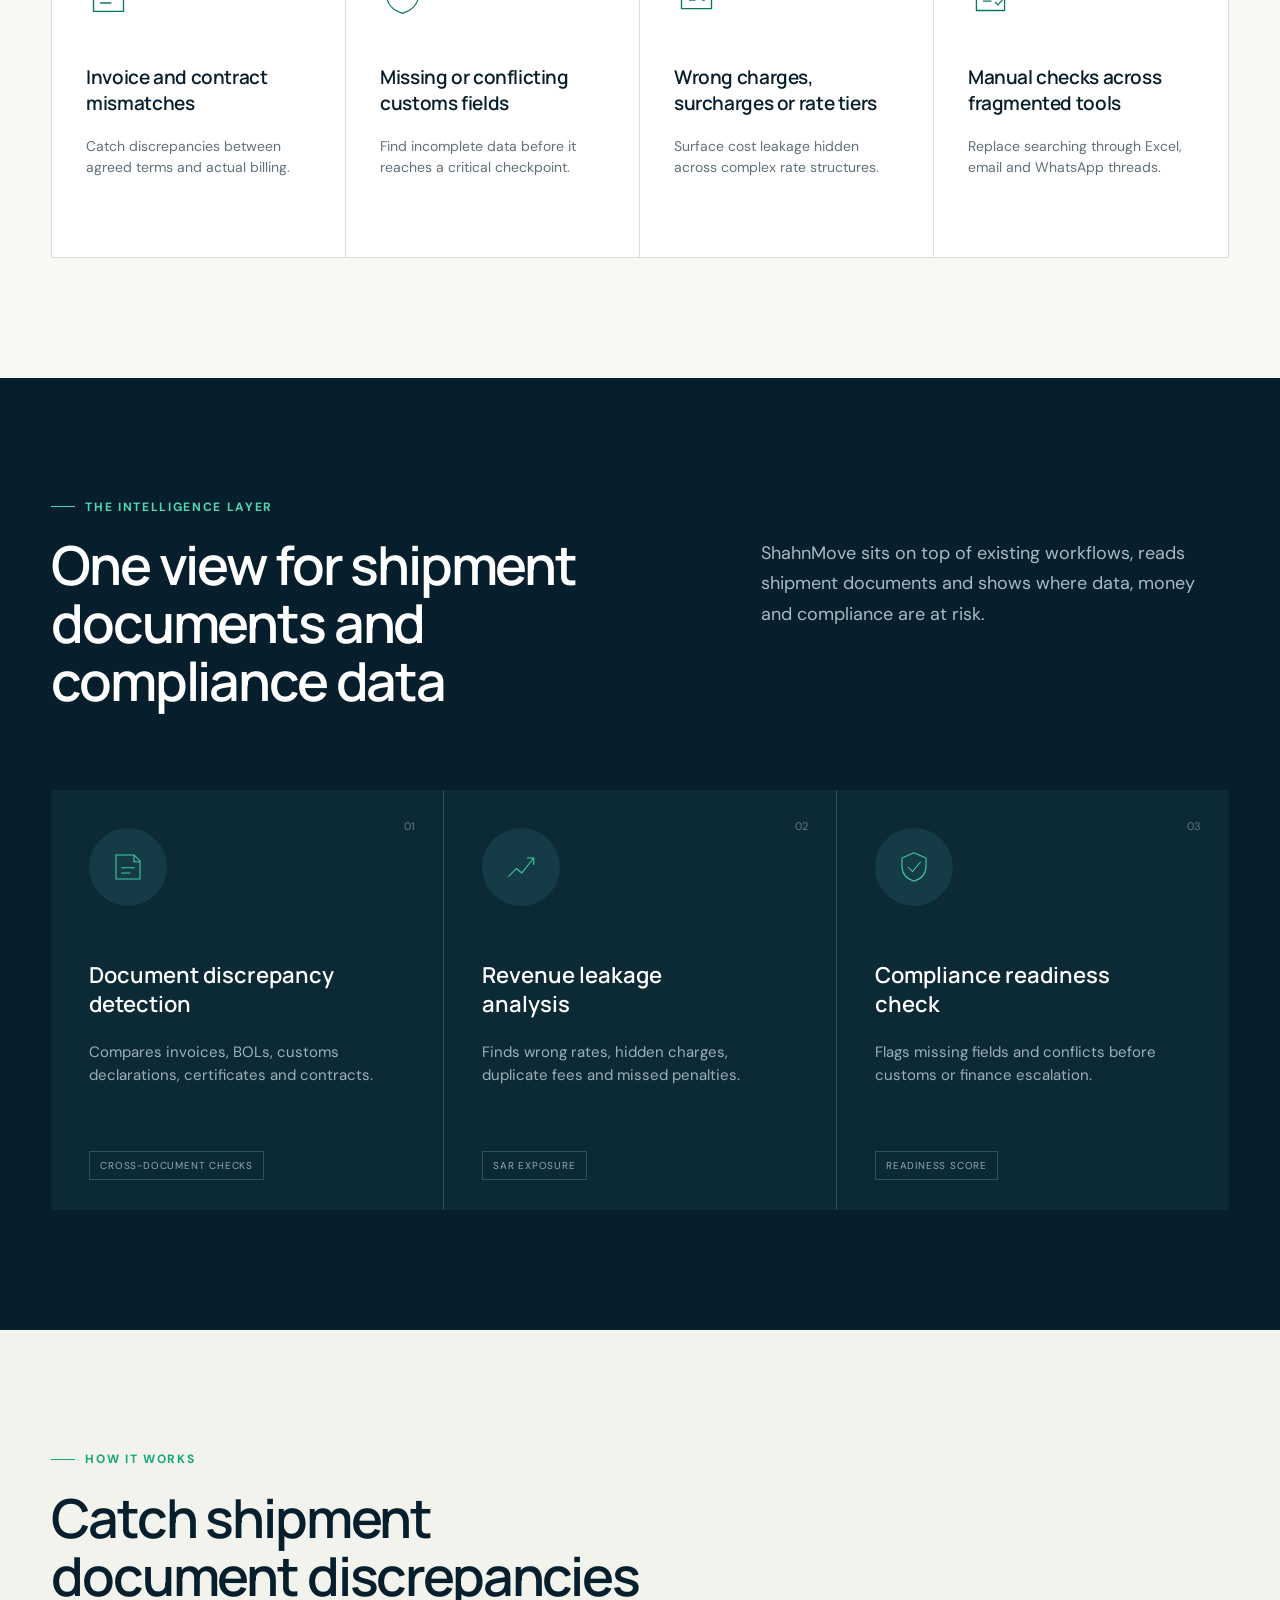
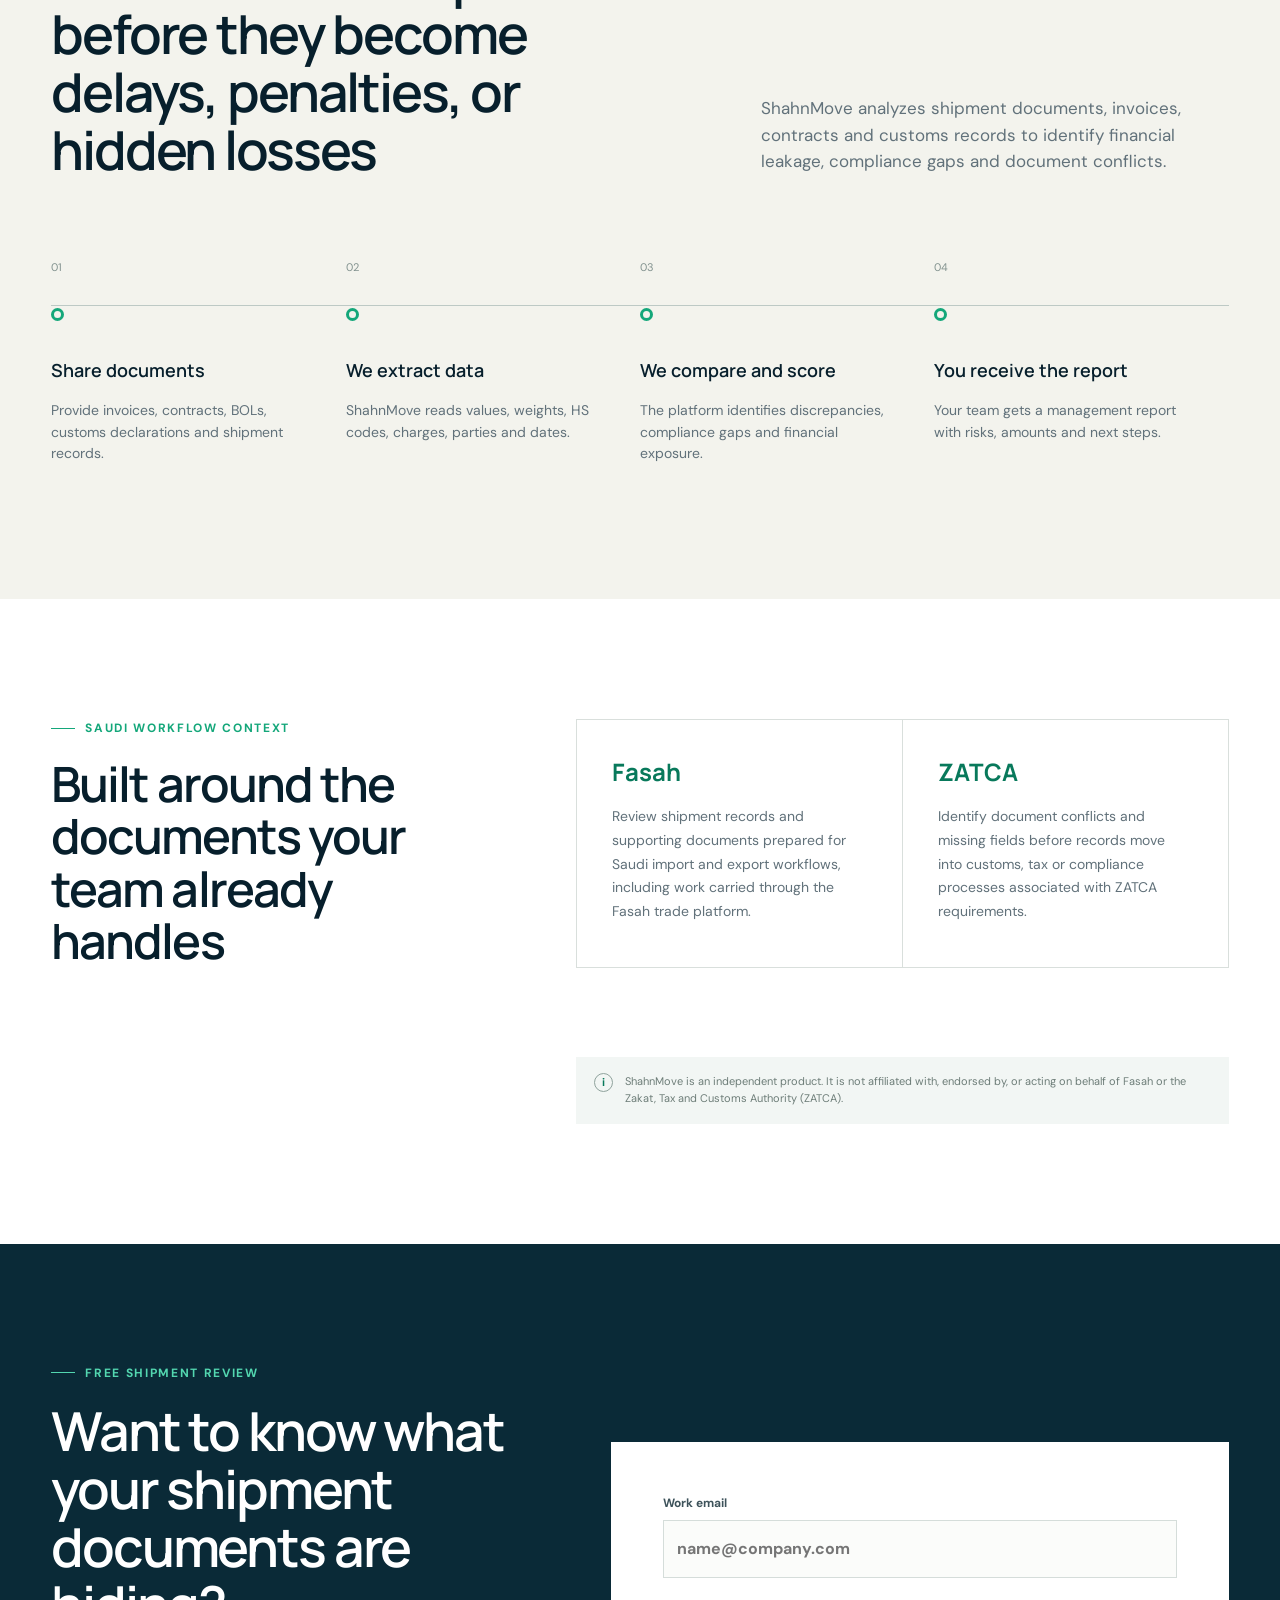
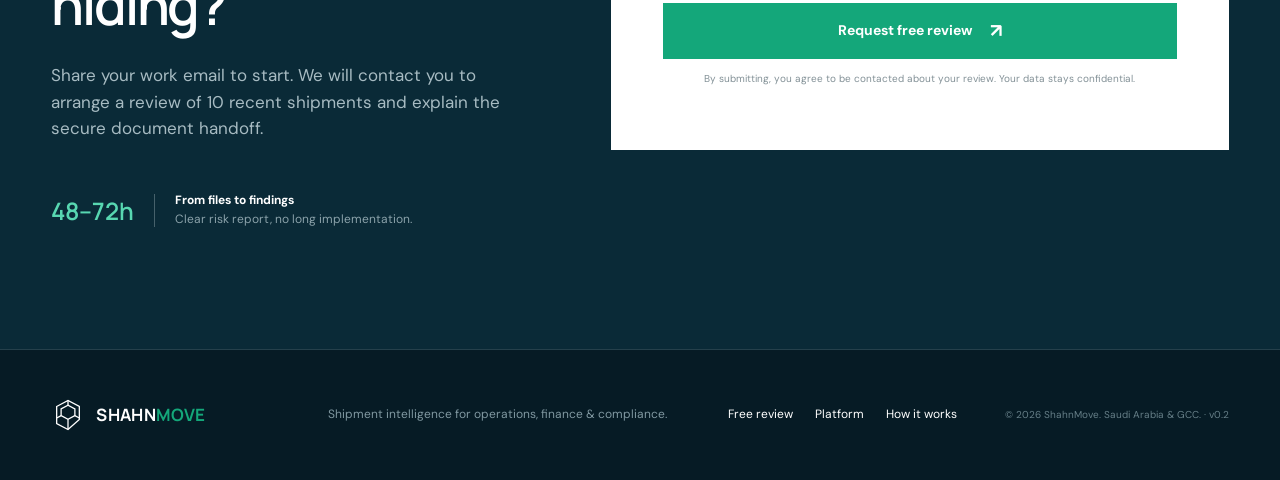
<file: v0.2/index.html>
<!doctype html>
<html lang="en">
<head>
  <meta charset="utf-8">
  <meta name="viewport" content="width=device-width, initial-scale=1">
  <meta name="description" content="Get a free review of 10 recent shipments. ShahnMove finds document discrepancies, financial leakage and compliance gaps in 48–72 hours.">
  <meta name="theme-color" content="#071f2c">
  <meta property="og:title" content="ShahnMove — Free shipment document review">
  <meta property="og:description" content="Review 10 recent shipments and receive a clear risk report in 48–72 hours.">
  <meta property="og:type" content="website">
  <title>ShahnMove — Free shipment document review</title>
  <link rel="preconnect" href="https://fonts.googleapis.com">
  <link rel="preconnect" href="https://fonts.gstatic.com" crossorigin>
  <link href="https://fonts.googleapis.com/css2?family=DM+Sans:wght@400;500;600;700&family=Manrope:wght@500;600;700&display=swap" rel="stylesheet">
  <link rel="stylesheet" href="styles.css">
  <script src="script.js" defer></script>
</head>
<body>
  <a class="skip-link" href="#main">Skip to content</a>
  <header class="site-header">
    <a class="brand" href="#top" aria-label="ShahnMove home">
      <svg class="brand-mark" viewBox="0 0 42 42" aria-hidden="true"><path d="M7 10.5 21 3l14 7.5v16L21 39 7 31.5z"/><path d="m12.5 13.5 8.5-4.6 8.5 4.6v8.2L21 26.3l-8.5-4.6z"/><path d="M21 26.3V39m0-30.1V3m-8.5 18.7L7 24.7m22.5-3 5.5 3"/></svg>
      <span>SHAHN<span>MOVE</span></span>
    </a>
    <nav class="desktop-nav" aria-label="Primary navigation">
      <a href="#review">Free review</a>
      <a href="#platform">Platform</a>
      <a href="#process">How it works</a>
    </nav>
    <a class="header-cta" href="#apply">Request free review <span>↗</span></a>
    <button class="menu-button" type="button" aria-label="Open menu" aria-expanded="false"><span></span><span></span></button>
  </header>

  <main id="main">
    <section class="hero hero-pilot" id="top">
      <div class="hero-copy reveal" id="review">
        <p class="eyebrow"><span></span> Free shipment document review</p>
        <h1>Find what your last <em>10 shipments</em> may be hiding</h1>
        <p class="hero-lede">We compare your shipment documents, invoices, contracts and customs records — then show where data, money and compliance may be at risk.</p>
        <ul class="pilot-offer-list">
          <li><span>✓</span> Cross-document discrepancy report</li>
          <li><span>✓</span> Compliance readiness score</li>
          <li><span>✓</span> Estimated financial exposure in SAR</li>
          <li><span>✓</span> 30-minute readout with your team</li>
        </ul>
        <div class="hero-actions">
          <a class="button button-primary" href="#apply">Request your free review <span>↗</span></a>
          <p><strong>48–72 hours.</strong> No long implementation.</p>
        </div>
        <p class="pilot-qualifier">For logistics operators, freight forwarders, customs brokers, warehouses and enterprise supply chain teams in Saudi Arabia and GCC.</p>
      </div>
      <div class="hero-visual reveal" aria-label="Example ShahnMove shipment risk report">
        <div class="hero-image" role="img" aria-label="Container port with cargo ships"></div>
        <div class="dashboard">
          <div class="dash-head"><div><span>Shipment review</span><strong>Risk overview</strong></div><span class="live"><i></i> Analysis complete</span></div>
          <div class="dash-metrics">
            <article><span>Discrepancies found</span><strong>24</strong><small>across 10 shipments</small></article>
            <article><span>Estimated exposure</span><strong><i>SAR</i> 86,420</strong><small class="up">↑ 12.4% identified</small></article>
            <article class="score-card"><span>Compliance readiness</span><div class="score-ring"><strong>82</strong><small>/100</small></div></article>
          </div>
          <div class="conflicts">
            <div class="conflict-title"><strong>Top document conflicts</strong><span>4 need review</span></div>
            <div class="conflict-row"><i class="critical"></i><span>Invoice ↔ Contract</span><strong>Rate mismatch</strong><small>SAR 31,200</small></div>
            <div class="conflict-row"><i class="warning"></i><span>BOL ↔ Customs</span><strong>Weight variance</strong><small>2,840 kg</small></div>
            <div class="conflict-row"><i></i><span>Certificate ↔ BOL</span><strong>Party conflict</strong><small>1 record</small></div>
          </div>
        </div>
      </div>
    </section>

    <section class="proof-strip" aria-label="Review benefits">
      <p>One review. Three lenses.</p>
      <div><span>01</span> Financial exposure</div><div><span>02</span> Document integrity</div><div><span>03</span> Compliance readiness</div>
    </section>

    <section class="section problem" id="problem">
      <div class="section-intro reveal"><p class="kicker">The quiet cost</p><h2>Logistics paperwork is where money and time quietly leak</h2></div>
      <p class="section-copy reveal">Invoices, bills of lading, contracts and customs records often do not match. Small mismatches create customs delays, invoice disputes, manual rework, compliance risk and hidden margin loss.</p>
      <div class="pain-grid">
        <article class="pain-card reveal"><span>01</span><svg viewBox="0 0 48 48" aria-hidden="true"><path d="M8 7h23l9 9v25H8zM31 7v10h9M15 25h18M15 32h12"/><path d="m18 19 5-5 5 5"/></svg><h3>Invoice and contract mismatches</h3><p>Catch discrepancies between agreed terms and actual billing.</p></article>
        <article class="pain-card reveal"><span>02</span><svg viewBox="0 0 48 48" aria-hidden="true"><path d="M24 5 7 12v11c0 10 7 17 17 20 10-3 17-10 17-20V12zM24 14v12M24 33v.1"/></svg><h3>Missing or conflicting customs fields</h3><p>Find incomplete data before it reaches a critical checkpoint.</p></article>
        <article class="pain-card reveal"><span>03</span><svg viewBox="0 0 48 48" aria-hidden="true"><path d="M8 11h32v27H8zM8 19h32M16 29h7M30 29h3"/><circle cx="35" cy="14.5" r="7"/></svg><h3>Wrong charges, surcharges or rate tiers</h3><p>Surface cost leakage hidden across complex rate structures.</p></article>
        <article class="pain-card reveal"><span>04</span><svg viewBox="0 0 48 48" aria-hidden="true"><path d="M9 8h30v32H9zM16 16h16M16 23h16M16 30h9"/><path d="m29 31 3 3 7-8"/></svg><h3>Manual checks across fragmented tools</h3><p>Replace searching through Excel, email and WhatsApp threads.</p></article>
      </div>
    </section>

    <section class="section solution" id="platform">
      <div class="solution-top">
        <div class="section-intro reveal"><p class="kicker kicker-light">The intelligence layer</p><h2>One view for shipment documents and compliance data</h2></div>
        <p class="section-copy reveal">ShahnMove sits on top of existing workflows, reads shipment documents and shows where data, money and compliance are at risk.</p>
      </div>
      <div class="capabilities">
        <article class="capability reveal"><span class="cap-number">01</span><div class="cap-icon"><svg viewBox="0 0 48 48"><path d="M8 8h24l8 8v24H8zM32 8v9h8M15 25h18M15 32h12"/></svg></div><h3>Document discrepancy detection</h3><p>Compares invoices, BOLs, customs declarations, certificates and contracts.</p><span class="tag">Cross-document checks</span></article>
        <article class="capability reveal"><span class="cap-number">02</span><div class="cap-icon"><svg viewBox="0 0 48 48"><path d="M7 37 18 26l7 6 16-20M32 12h9v9"/></svg></div><h3>Revenue leakage analysis</h3><p>Finds wrong rates, hidden charges, duplicate fees and missed penalties.</p><span class="tag">SAR exposure</span></article>
        <article class="capability reveal"><span class="cap-number">03</span><div class="cap-icon"><svg viewBox="0 0 48 48"><path d="M24 5 8 12v11c0 10 7 17 16 20 9-3 16-10 16-20V12z"/><path d="m16 24 6 6 11-13"/></svg></div><h3>Compliance readiness check</h3><p>Flags missing fields and conflicts before customs or finance escalation.</p><span class="tag">Readiness score</span></article>
      </div>
    </section>

    <section class="section process" id="process">
      <div class="process-head reveal"><div><p class="kicker">How it works</p><h2>Catch shipment document discrepancies before they become delays, penalties, or hidden losses</h2></div><p>ShahnMove analyzes shipment documents, invoices, contracts and customs records to identify financial leakage, compliance gaps and document conflicts.</p></div>
      <div class="steps">
        <article class="step reveal"><span>01</span><div class="step-dot"></div><h3>Share documents</h3><p>Provide invoices, contracts, BOLs, customs declarations and shipment records.</p></article>
        <article class="step reveal"><span>02</span><div class="step-dot"></div><h3>We extract data</h3><p>ShahnMove reads values, weights, HS codes, charges, parties and dates.</p></article>
        <article class="step reveal"><span>03</span><div class="step-dot"></div><h3>We compare and score</h3><p>The platform identifies discrepancies, compliance gaps and financial exposure.</p></article>
        <article class="step reveal"><span>04</span><div class="step-dot"></div><h3>You receive the report</h3><p>Your team gets a management report with risks, amounts and next steps.</p></article>
      </div>
    </section>

    <section class="section regulatory" aria-labelledby="regulatory-title">
      <div class="regulatory-head reveal"><p class="kicker">Saudi workflow context</p><h2 id="regulatory-title">Built around the documents your team already handles</h2></div>
      <div class="regulatory-grid reveal">
        <div><strong>Fasah</strong><p>Review shipment records and supporting documents prepared for Saudi import and export workflows, including work carried through the Fasah trade platform.</p></div>
        <div><strong>ZATCA</strong><p>Identify document conflicts and missing fields before records move into customs, tax or compliance processes associated with ZATCA requirements.</p></div>
      </div>
      <p class="independence-note reveal"><span>i</span> ShahnMove is an independent product. It is not affiliated with, endorsed by, or acting on behalf of Fasah or the Zakat, Tax and Customs Authority (ZATCA).</p>
    </section>

    <section class="apply" id="apply">
      <div class="apply-copy reveal"><p class="kicker kicker-light">Free shipment review</p><h2>Want to know what your shipment documents are hiding?</h2><p>Share your work email to start. We will contact you to arrange a review of 10 recent shipments and explain the secure document handoff.</p><div class="response-time"><span>48–72h</span><p><strong>From files to findings</strong>Clear risk report, no long implementation.</p></div></div>
      <form class="lead-form lead-form-simple reveal" id="review-form">
        <label>Work email<input name="email" type="email" autocomplete="email" placeholder="name@company.com" required></label>
        <button class="button form-button" type="submit">Request free review <span>↗</span></button>
        <p class="form-privacy">By submitting, you agree to be contacted about your review. Your data stays confidential.</p>
        <p class="form-status" role="status" aria-live="polite"></p>
      </form>
    </section>
  </main>

  <footer>
    <a class="brand brand-footer" href="#top"><svg class="brand-mark" viewBox="0 0 42 42" aria-hidden="true"><path d="M7 10.5 21 3l14 7.5v16L21 39 7 31.5z"/><path d="m12.5 13.5 8.5-4.6 8.5 4.6v8.2L21 26.3l-8.5-4.6z"/><path d="M21 26.3V39m0-30.1V3m-8.5 18.7L7 24.7m22.5-3 5.5 3"/></svg><span>SHAHN<span>MOVE</span></span></a>
    <p>Shipment intelligence for operations, finance & compliance.</p>
    <div><a href="#review">Free review</a><a href="#platform">Platform</a><a href="#process">How it works</a></div>
    <small>© <span id="year"></span> ShahnMove. Saudi Arabia & GCC. · v0.2</small>
  </footer>
</body>
</html>
</file>
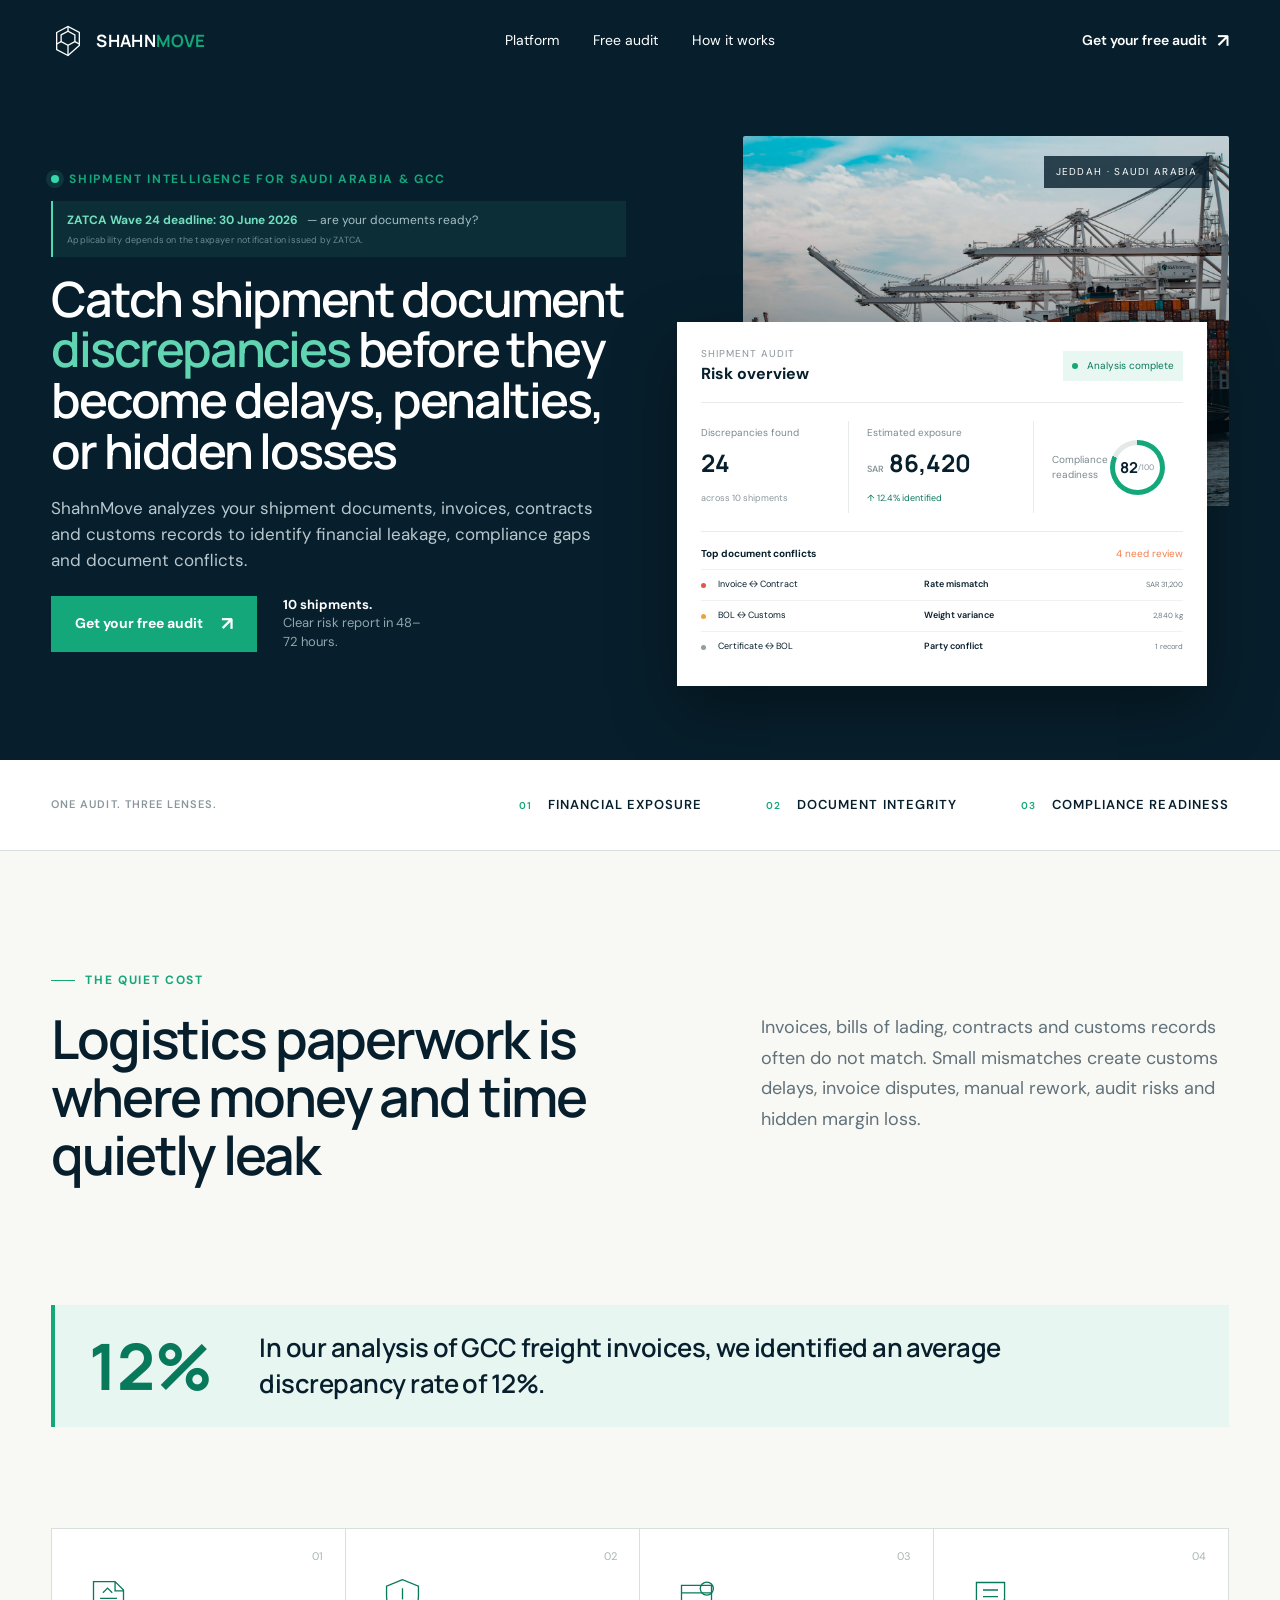
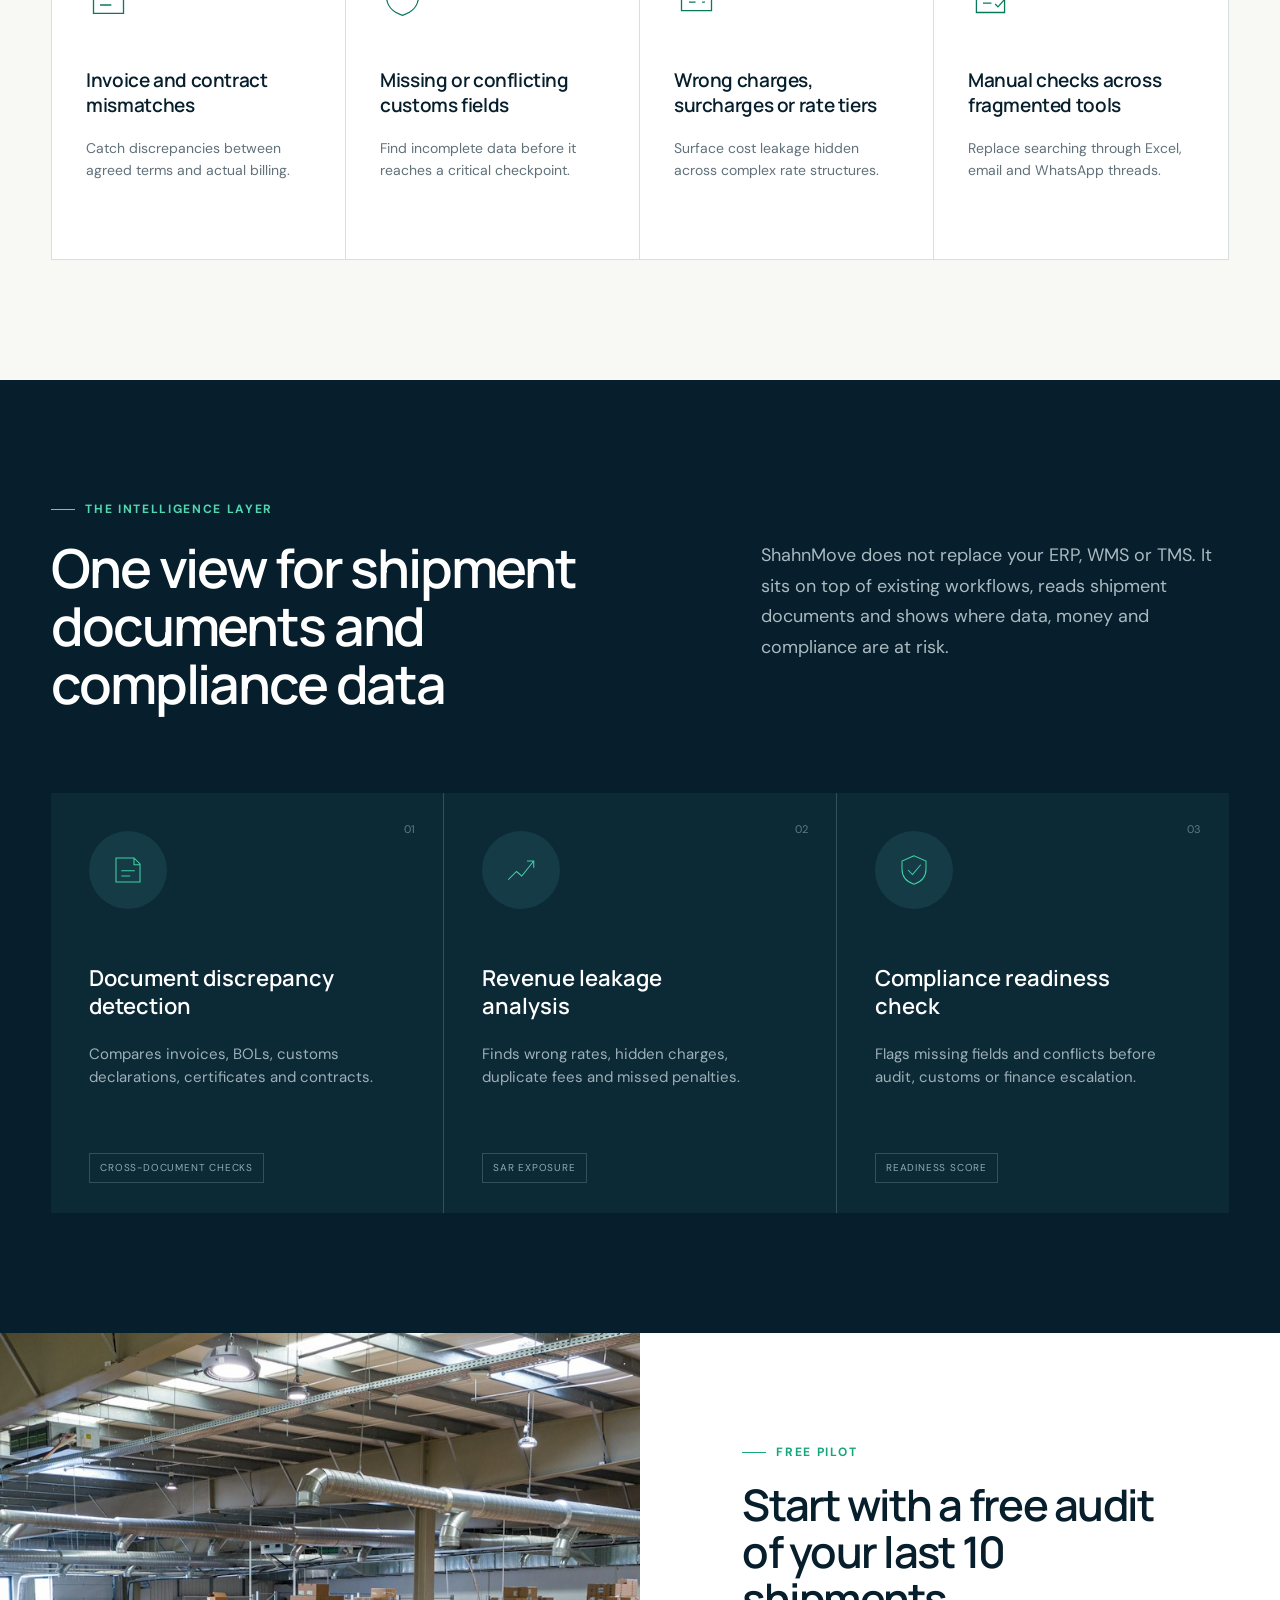
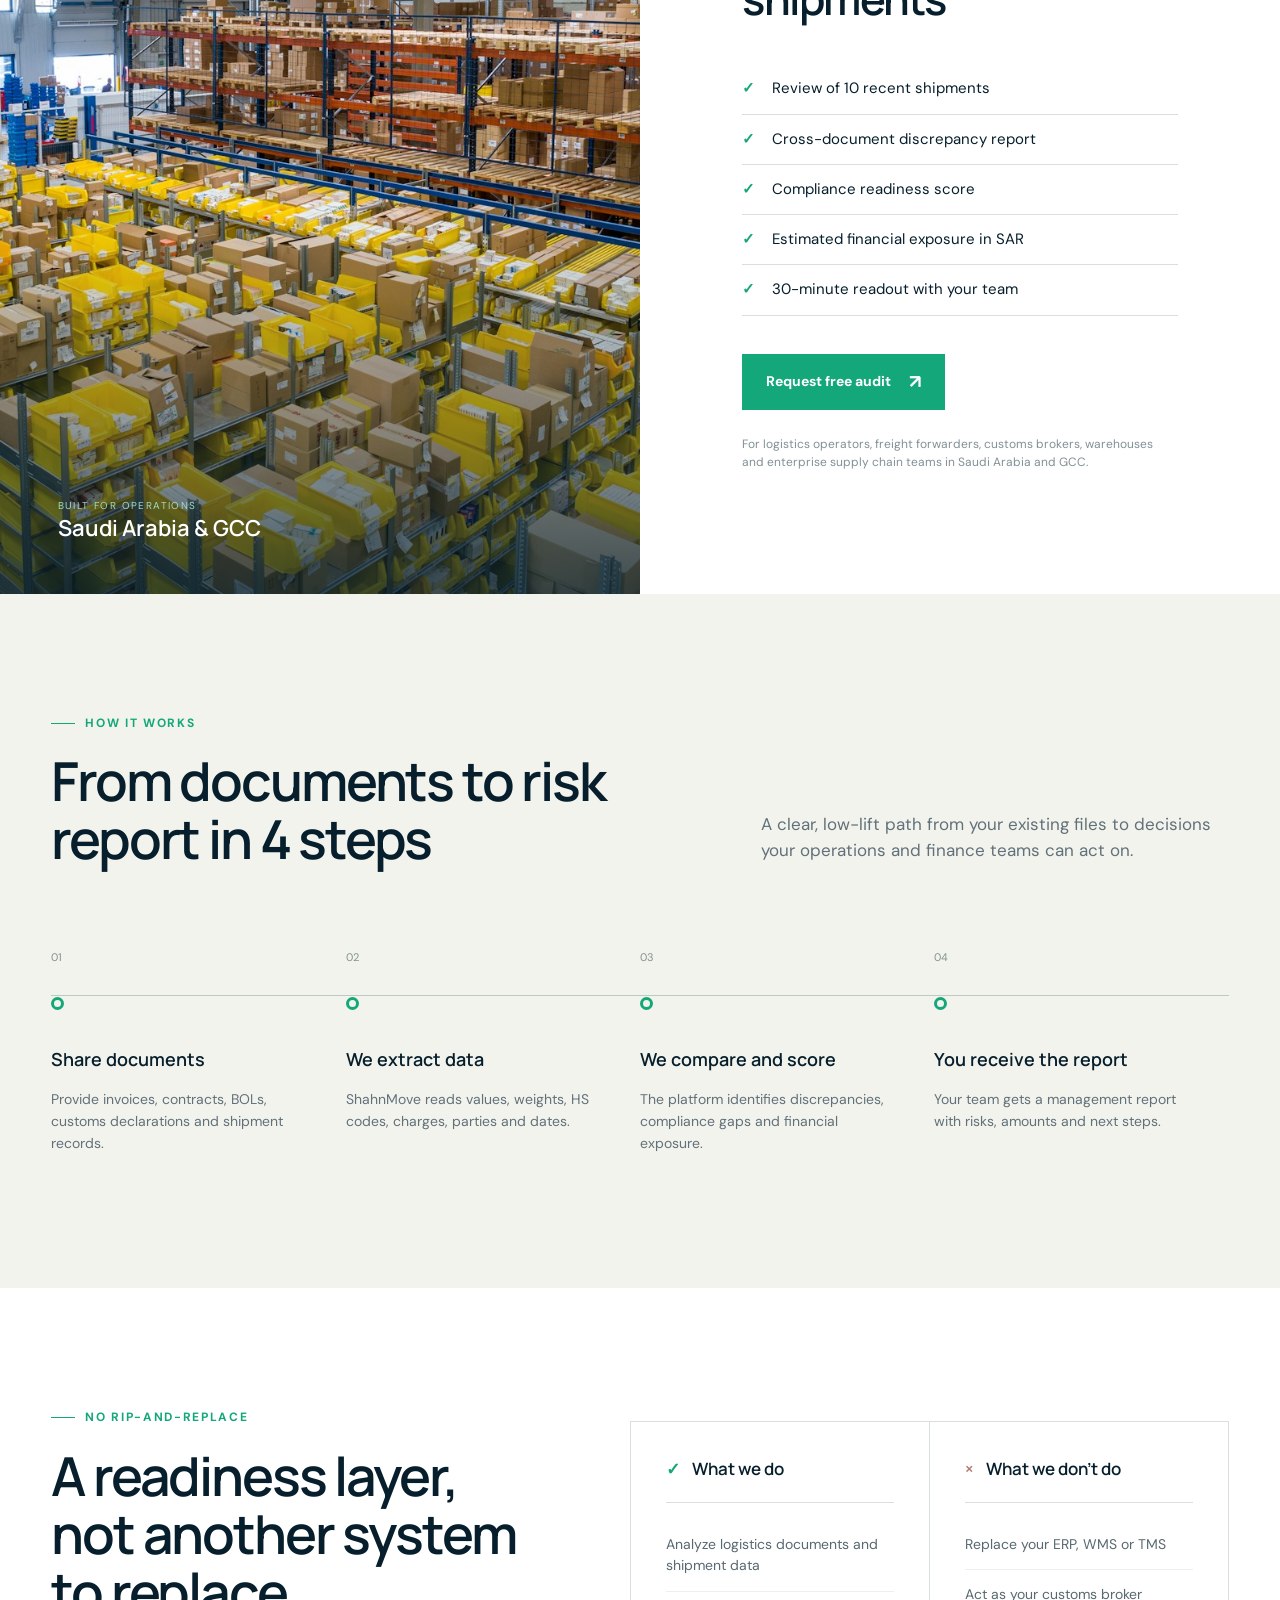
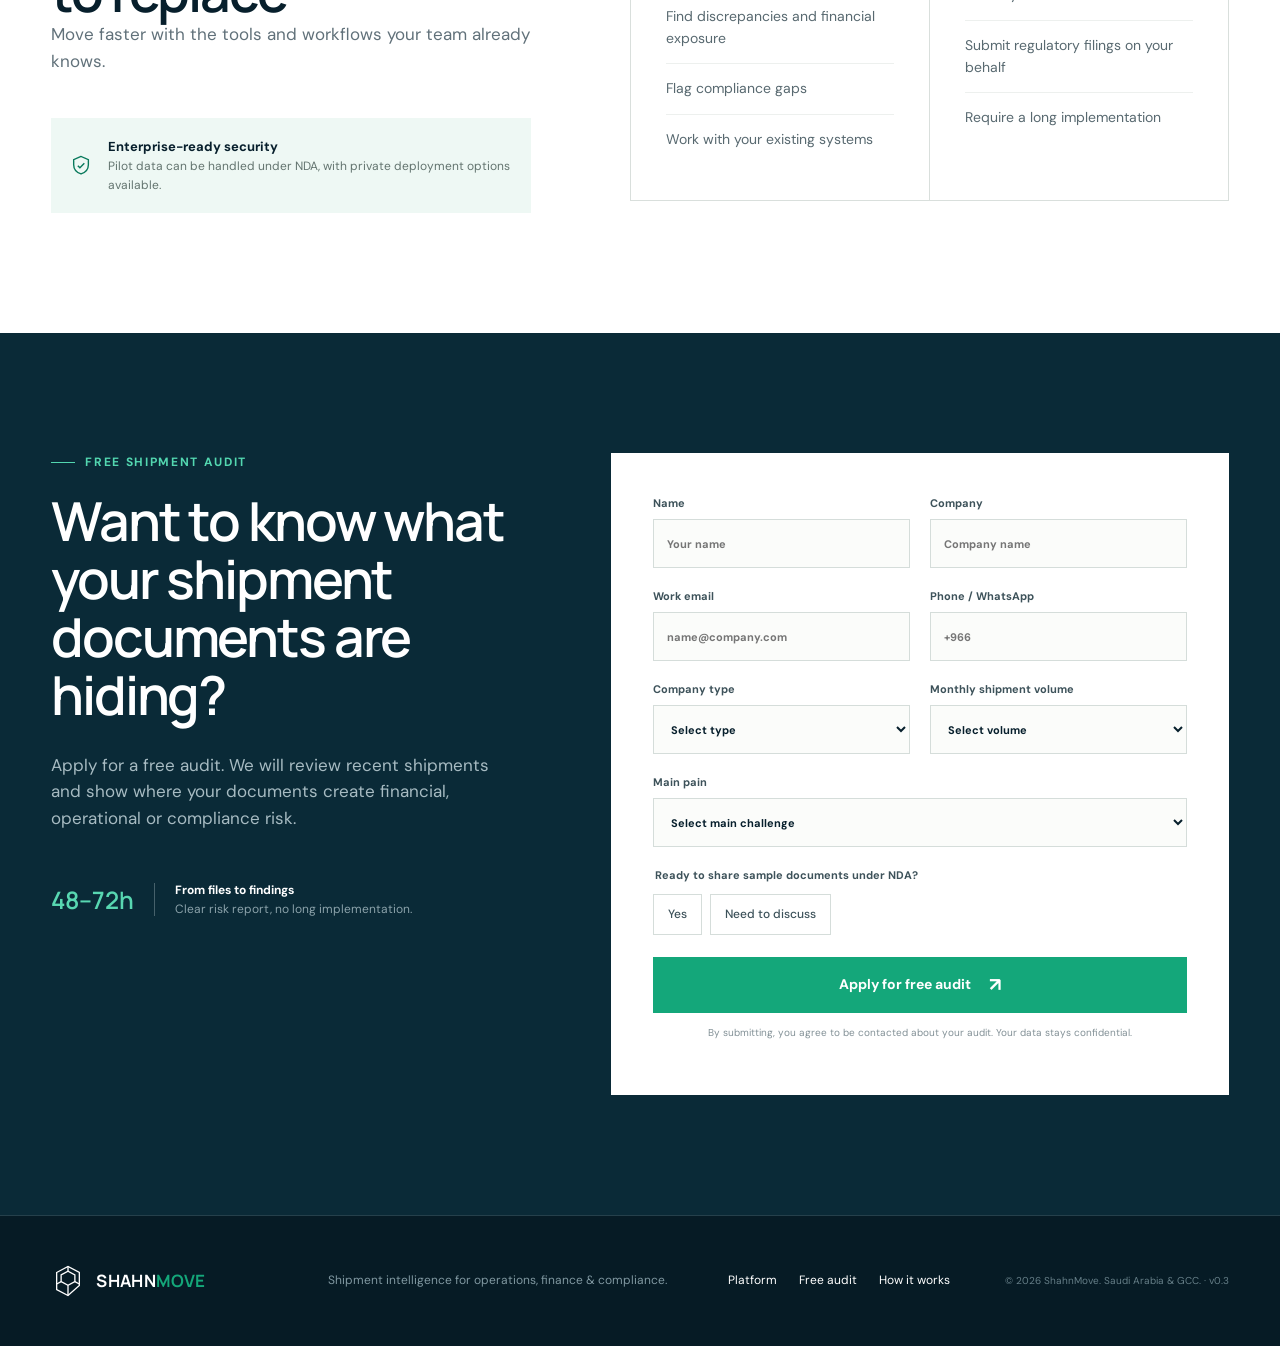
<file: v0.3/index.html>
<!doctype html>
<html lang="en">
<head>
  <meta charset="utf-8">
  <meta name="viewport" content="width=device-width, initial-scale=1">
  <meta name="description" content="ShahnMove finds shipment document discrepancies, financial leakage and compliance gaps before they become delays or penalties.">
  <meta name="theme-color" content="#071f2c">
  <meta property="og:title" content="ShahnMove — Shipment intelligence, before risk moves · v0.3">
  <meta property="og:description" content="Audit 10 recent shipments and receive a clear risk report in 48–72 hours.">
  <meta property="og:type" content="website">
  <title>ShahnMove — Shipment document intelligence · v0.3</title>
  <link rel="preconnect" href="https://fonts.googleapis.com">
  <link rel="preconnect" href="https://fonts.gstatic.com" crossorigin>
  <link href="https://fonts.googleapis.com/css2?family=DM+Sans:wght@400;500;600;700&family=Manrope:wght@500;600;700&display=swap" rel="stylesheet">
  <link rel="stylesheet" href="styles.css">
  <script src="script.js" defer></script>
</head>
<body>
  <a class="skip-link" href="#main">Skip to content</a>
  <header class="site-header">
    <a class="brand" href="#top" aria-label="ShahnMove home">
      <svg class="brand-mark" viewBox="0 0 42 42" aria-hidden="true"><path d="M7 10.5 21 3l14 7.5v16L21 39 7 31.5z"/><path d="m12.5 13.5 8.5-4.6 8.5 4.6v8.2L21 26.3l-8.5-4.6z"/><path d="M21 26.3V39m0-30.1V3m-8.5 18.7L7 24.7m22.5-3 5.5 3"/></svg>
      <span>SHAHN<span>MOVE</span></span>
    </a>
    <nav class="desktop-nav" aria-label="Primary navigation">
      <a href="#platform">Platform</a>
      <a href="#pilot">Free audit</a>
      <a href="#process">How it works</a>
    </nav>
    <a class="header-cta" href="#apply">Get your free audit <span>↗</span></a>
    <button class="menu-button" type="button" aria-label="Open menu" aria-expanded="false"><span></span><span></span></button>
  </header>

  <main id="main">
    <section class="hero hero-v3" id="top">
      <div class="hero-copy reveal">
        <p class="eyebrow"><span></span> Shipment intelligence for Saudi Arabia & GCC</p>
        <p class="deadline-note"><strong>ZATCA Wave 24 deadline: 30 June 2026</strong><span>— are your documents ready?</span><small>Applicability depends on the taxpayer notification issued by ZATCA.</small></p>
        <h1>Catch shipment document <em>discrepancies</em> before they become delays, penalties, or hidden losses</h1>
        <p class="hero-lede">ShahnMove analyzes your shipment documents, invoices, contracts and customs records to identify financial leakage, compliance gaps and document conflicts.</p>
        <div class="hero-actions">
          <a class="button button-primary" href="#apply">Get your free audit <span>↗</span></a>
          <p><strong>10 shipments.</strong> Clear risk report in 48–72 hours.</p>
        </div>
      </div>
      <div class="hero-visual reveal" aria-label="Example ShahnMove shipment risk dashboard">
        <div class="hero-image" role="img" aria-label="Container port with cargo ships"></div>
        <div class="dashboard">
          <div class="dash-head">
            <div><span>Shipment audit</span><strong>Risk overview</strong></div>
            <span class="live"><i></i> Analysis complete</span>
          </div>
          <div class="dash-metrics">
            <article><span>Discrepancies found</span><strong>24</strong><small>across 10 shipments</small></article>
            <article><span>Estimated exposure</span><strong><i>SAR</i> 86,420</strong><small class="up">↑ 12.4% identified</small></article>
            <article class="score-card"><span>Compliance readiness</span><div class="score-ring"><strong>82</strong><small>/100</small></div></article>
          </div>
          <div class="conflicts">
            <div class="conflict-title"><strong>Top document conflicts</strong><span>4 need review</span></div>
            <div class="conflict-row"><i class="critical"></i><span>Invoice ↔ Contract</span><strong>Rate mismatch</strong><small>SAR 31,200</small></div>
            <div class="conflict-row"><i class="warning"></i><span>BOL ↔ Customs</span><strong>Weight variance</strong><small>2,840 kg</small></div>
            <div class="conflict-row"><i></i><span>Certificate ↔ BOL</span><strong>Party conflict</strong><small>1 record</small></div>
          </div>
        </div>
      </div>
    </section>

    <section class="proof-strip" aria-label="Product benefits">
      <p>One audit. Three lenses.</p>
      <div><span>01</span> Financial exposure</div><div><span>02</span> Document integrity</div><div><span>03</span> Compliance readiness</div>
    </section>

    <section class="section problem" id="problem">
      <div class="section-intro reveal"><p class="kicker">The quiet cost</p><h2>Logistics paperwork is where money and time quietly leak</h2></div>
      <p class="section-copy reveal">Invoices, bills of lading, contracts and customs records often do not match. Small mismatches create customs delays, invoice disputes, manual rework, audit risks and hidden margin loss.</p>
      <div class="analysis-finding reveal"><strong>12%</strong><p>In our analysis of GCC freight invoices, we identified an average discrepancy rate of 12%.</p></div>
      <div class="pain-grid">
        <article class="pain-card reveal"><span>01</span><svg viewBox="0 0 48 48" aria-hidden="true"><path d="M8 7h23l9 9v25H8zM31 7v10h9M15 25h18M15 32h12"/><path d="m18 19 5-5 5 5"/></svg><h3>Invoice and contract mismatches</h3><p>Catch discrepancies between agreed terms and actual billing.</p></article>
        <article class="pain-card reveal"><span>02</span><svg viewBox="0 0 48 48" aria-hidden="true"><path d="M24 5 7 12v11c0 10 7 17 17 20 10-3 17-10 17-20V12zM24 14v12M24 33v.1"/></svg><h3>Missing or conflicting customs fields</h3><p>Find incomplete data before it reaches a critical checkpoint.</p></article>
        <article class="pain-card reveal"><span>03</span><svg viewBox="0 0 48 48" aria-hidden="true"><path d="M8 11h32v27H8zM8 19h32M16 29h7M30 29h3"/><circle cx="35" cy="14.5" r="7"/></svg><h3>Wrong charges, surcharges or rate tiers</h3><p>Surface cost leakage hidden across complex rate structures.</p></article>
        <article class="pain-card reveal"><span>04</span><svg viewBox="0 0 48 48" aria-hidden="true"><path d="M9 8h30v32H9zM16 16h16M16 23h16M16 30h9"/><path d="m29 31 3 3 7-8"/></svg><h3>Manual checks across fragmented tools</h3><p>Replace searching through Excel, email and WhatsApp threads.</p></article>
      </div>
    </section>

    <section class="section solution" id="platform">
      <div class="solution-top">
        <div class="section-intro reveal"><p class="kicker kicker-light">The intelligence layer</p><h2>One view for shipment documents and compliance data</h2></div>
        <p class="section-copy reveal">ShahnMove does not replace your ERP, WMS or TMS. It sits on top of existing workflows, reads shipment documents and shows where data, money and compliance are at risk.</p>
      </div>
      <div class="capabilities">
        <article class="capability reveal"><span class="cap-number">01</span><div class="cap-icon"><svg viewBox="0 0 48 48"><path d="M8 8h24l8 8v24H8zM32 8v9h8M15 25h18M15 32h12"/></svg></div><h3>Document discrepancy detection</h3><p>Compares invoices, BOLs, customs declarations, certificates and contracts.</p><span class="tag">Cross-document checks</span></article>
        <article class="capability reveal"><span class="cap-number">02</span><div class="cap-icon"><svg viewBox="0 0 48 48"><path d="M7 37 18 26l7 6 16-20M32 12h9v9"/></svg></div><h3>Revenue leakage analysis</h3><p>Finds wrong rates, hidden charges, duplicate fees and missed penalties.</p><span class="tag">SAR exposure</span></article>
        <article class="capability reveal"><span class="cap-number">03</span><div class="cap-icon"><svg viewBox="0 0 48 48"><path d="M24 5 8 12v11c0 10 7 17 16 20 9-3 16-10 16-20V12z"/><path d="m16 24 6 6 11-13"/></svg></div><h3>Compliance readiness check</h3><p>Flags missing fields and conflicts before audit, customs or finance escalation.</p><span class="tag">Readiness score</span></article>
      </div>
    </section>

    <section class="section pilot" id="pilot">
      <div class="pilot-photo reveal"><div class="photo-label"><span>Built for operations</span><strong>Saudi Arabia & GCC</strong></div></div>
      <div class="pilot-content reveal">
        <p class="kicker">Free pilot</p>
        <h2>Start with a free audit of your last 10 shipments</h2>
        <ul class="check-list">
          <li><span>✓</span> Review of 10 recent shipments</li>
          <li><span>✓</span> Cross-document discrepancy report</li>
          <li><span>✓</span> Compliance readiness score</li>
          <li><span>✓</span> Estimated financial exposure in SAR</li>
          <li><span>✓</span> 30-minute readout with your team</li>
        </ul>
        <a class="button button-primary" href="#apply">Request free audit <span>↗</span></a>
        <p class="pilot-note">For logistics operators, freight forwarders, customs brokers, warehouses and enterprise supply chain teams in Saudi Arabia and GCC.</p>
      </div>
    </section>

    <section class="section process" id="process">
      <div class="process-head reveal"><div><p class="kicker">How it works</p><h2>From documents to risk report in 4 steps</h2></div><p>A clear, low-lift path from your existing files to decisions your operations and finance teams can act on.</p></div>
      <div class="steps">
        <article class="step reveal"><span>01</span><div class="step-dot"></div><h3>Share documents</h3><p>Provide invoices, contracts, BOLs, customs declarations and shipment records.</p></article>
        <article class="step reveal"><span>02</span><div class="step-dot"></div><h3>We extract data</h3><p>ShahnMove reads values, weights, HS codes, charges, parties and dates.</p></article>
        <article class="step reveal"><span>03</span><div class="step-dot"></div><h3>We compare and score</h3><p>The platform identifies discrepancies, compliance gaps and financial exposure.</p></article>
        <article class="step reveal"><span>04</span><div class="step-dot"></div><h3>You receive the report</h3><p>Your team gets a management report with risks, amounts and next steps.</p></article>
      </div>
    </section>

    <section class="section positioning">
      <div class="positioning-copy reveal"><p class="kicker">No rip-and-replace</p><h2>A readiness layer, not another system to replace</h2><p>Move faster with the tools and workflows your team already knows.</p><div class="security"><svg viewBox="0 0 24 24"><path d="M12 2 4 5.5V11c0 5 3.5 8.5 8 10 4.5-1.5 8-5 8-10V5.5z"/><path d="m8.5 12 2.3 2.3 4.8-5"/></svg><span><strong>Enterprise-ready security</strong>Pilot data can be handled under NDA, with private deployment options available.</span></div></div>
      <div class="do-dont reveal">
        <div class="do"><h3><span>✓</span> What we do</h3><ul><li>Analyze logistics documents and shipment data</li><li>Find discrepancies and financial exposure</li><li>Flag compliance gaps</li><li>Work with your existing systems</li></ul></div>
        <div class="dont"><h3><span>×</span> What we don’t do</h3><ul><li>Replace your ERP, WMS or TMS</li><li>Act as your customs broker</li><li>Submit regulatory filings on your behalf</li><li>Require a long implementation</li></ul></div>
      </div>
    </section>

    <section class="apply" id="apply">
      <div class="apply-copy reveal"><p class="kicker kicker-light">Free shipment audit</p><h2>Want to know what your shipment documents are hiding?</h2><p>Apply for a free audit. We will review recent shipments and show where your documents create financial, operational or compliance risk.</p><div class="response-time"><span>48–72h</span><p><strong>From files to findings</strong>Clear risk report, no long implementation.</p></div></div>
      <form class="lead-form reveal" id="audit-form">
        <div class="field-row"><label>Name<input name="name" type="text" autocomplete="name" placeholder="Your name" required></label><label>Company<input name="company" type="text" autocomplete="organization" placeholder="Company name" required></label></div>
        <div class="field-row"><label>Work email<input name="email" type="email" autocomplete="email" placeholder="name@company.com" required></label><label>Phone / WhatsApp<input name="phone" type="tel" autocomplete="tel" placeholder="+966" required></label></div>
        <div class="field-row"><label>Company type<select name="company_type" required><option value="" disabled selected>Select type</option><option>Logistics operator</option><option>Freight forwarder</option><option>Customs broker</option><option>Warehouse / fulfillment</option><option>Enterprise supply chain</option><option>Other</option></select></label><label>Monthly shipment volume<select name="volume" required><option value="" disabled selected>Select volume</option><option>Under 50</option><option>50–250</option><option>251–1,000</option><option>1,001–5,000</option><option>5,000+</option></select></label></div>
        <label>Main pain<select name="pain" required><option value="" disabled selected>Select main challenge</option><option>Compliance</option><option>Invoice disputes</option><option>Customs delays</option><option>Manual work</option><option>Unknown / need visibility</option></select></label>
        <fieldset><legend>Ready to share sample documents under NDA?</legend><label class="radio"><input type="radio" name="nda_ready" value="Yes" required><span>Yes</span></label><label class="radio"><input type="radio" name="nda_ready" value="Need to discuss"><span>Need to discuss</span></label></fieldset>
        <button class="button form-button" type="submit">Apply for free audit <span>↗</span></button>
        <p class="form-privacy">By submitting, you agree to be contacted about your audit. Your data stays confidential.</p>
        <p class="form-status" role="status" aria-live="polite"></p>
      </form>
    </section>
  </main>

  <footer>
    <a class="brand brand-footer" href="#top"><svg class="brand-mark" viewBox="0 0 42 42" aria-hidden="true"><path d="M7 10.5 21 3l14 7.5v16L21 39 7 31.5z"/><path d="m12.5 13.5 8.5-4.6 8.5 4.6v8.2L21 26.3l-8.5-4.6z"/><path d="M21 26.3V39m0-30.1V3m-8.5 18.7L7 24.7m22.5-3 5.5 3"/></svg><span>SHAHN<span>MOVE</span></span></a>
    <p>Shipment intelligence for operations, finance & compliance.</p>
    <div><a href="#platform">Platform</a><a href="#pilot">Free audit</a><a href="#process">How it works</a></div>
    <small>© <span id="year"></span> ShahnMove. Saudi Arabia & GCC. · v0.3</small>
  </footer>
</body>
</html>
</file>
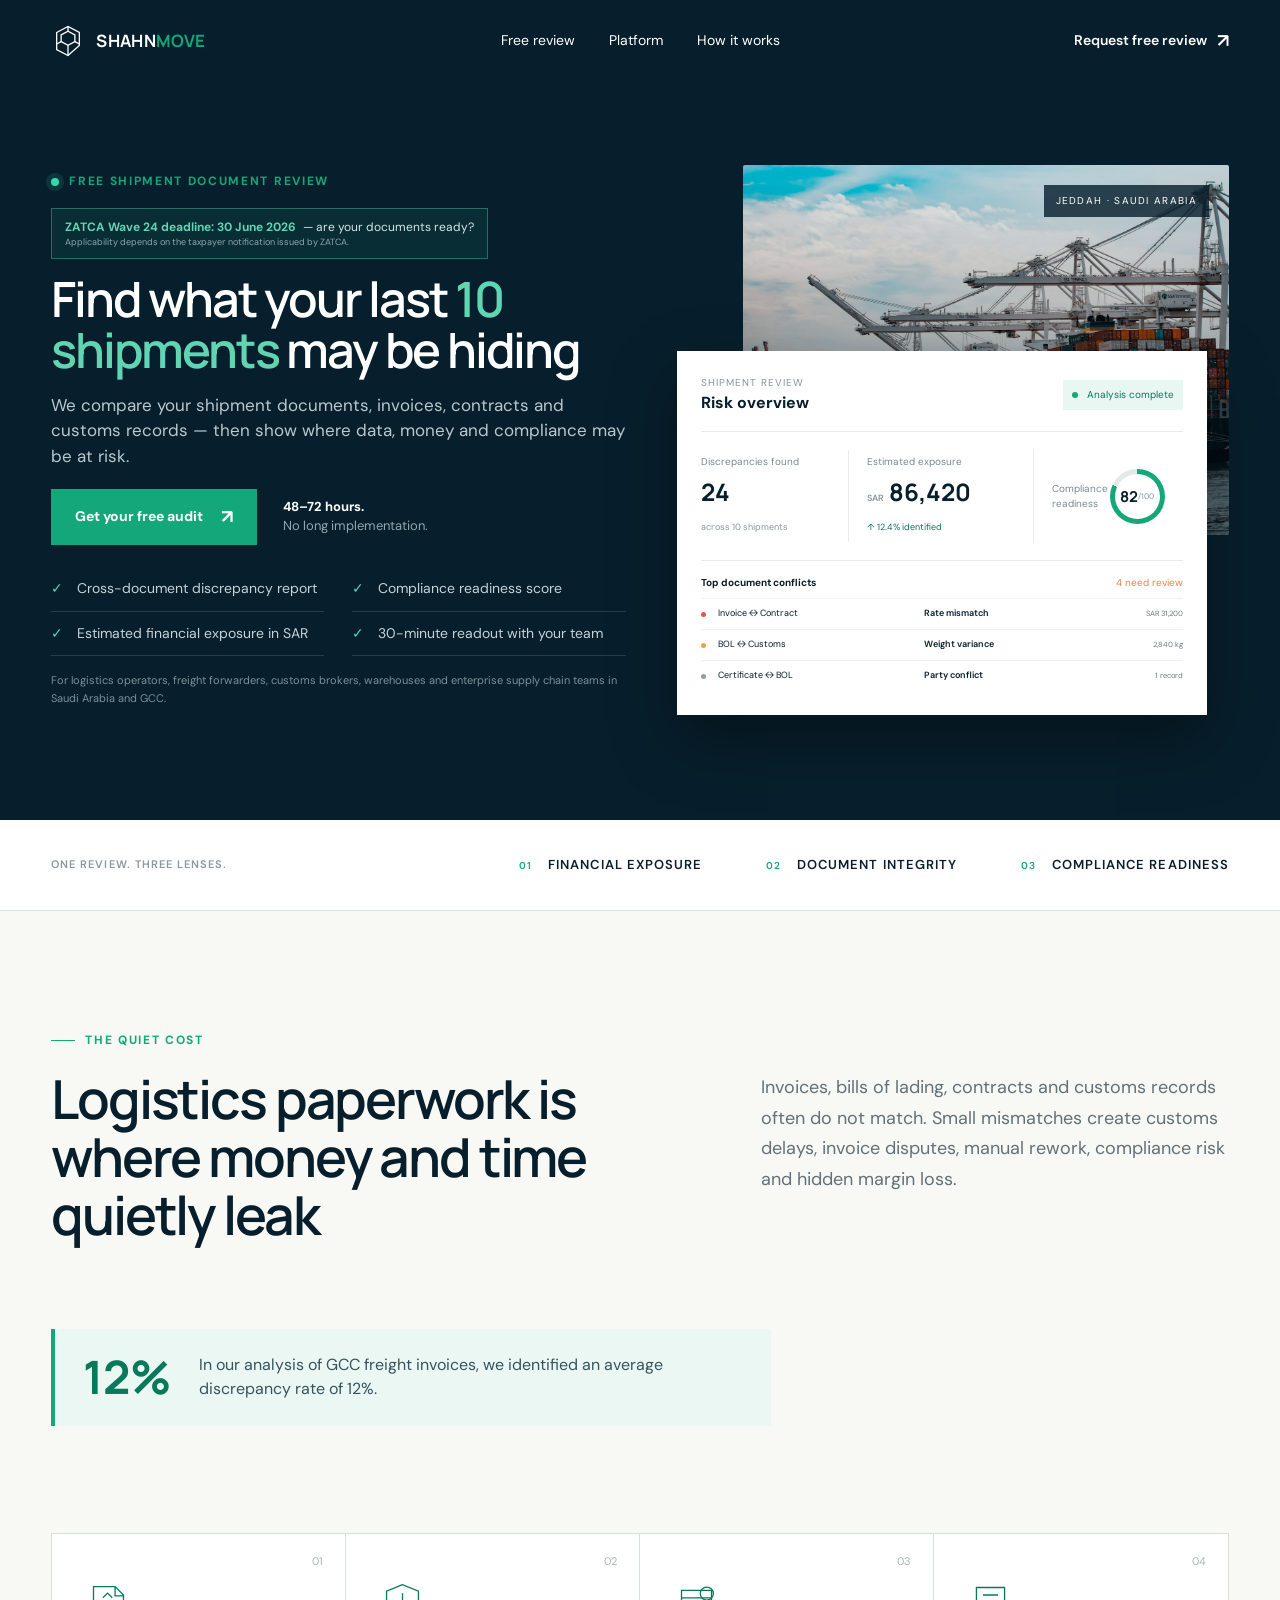
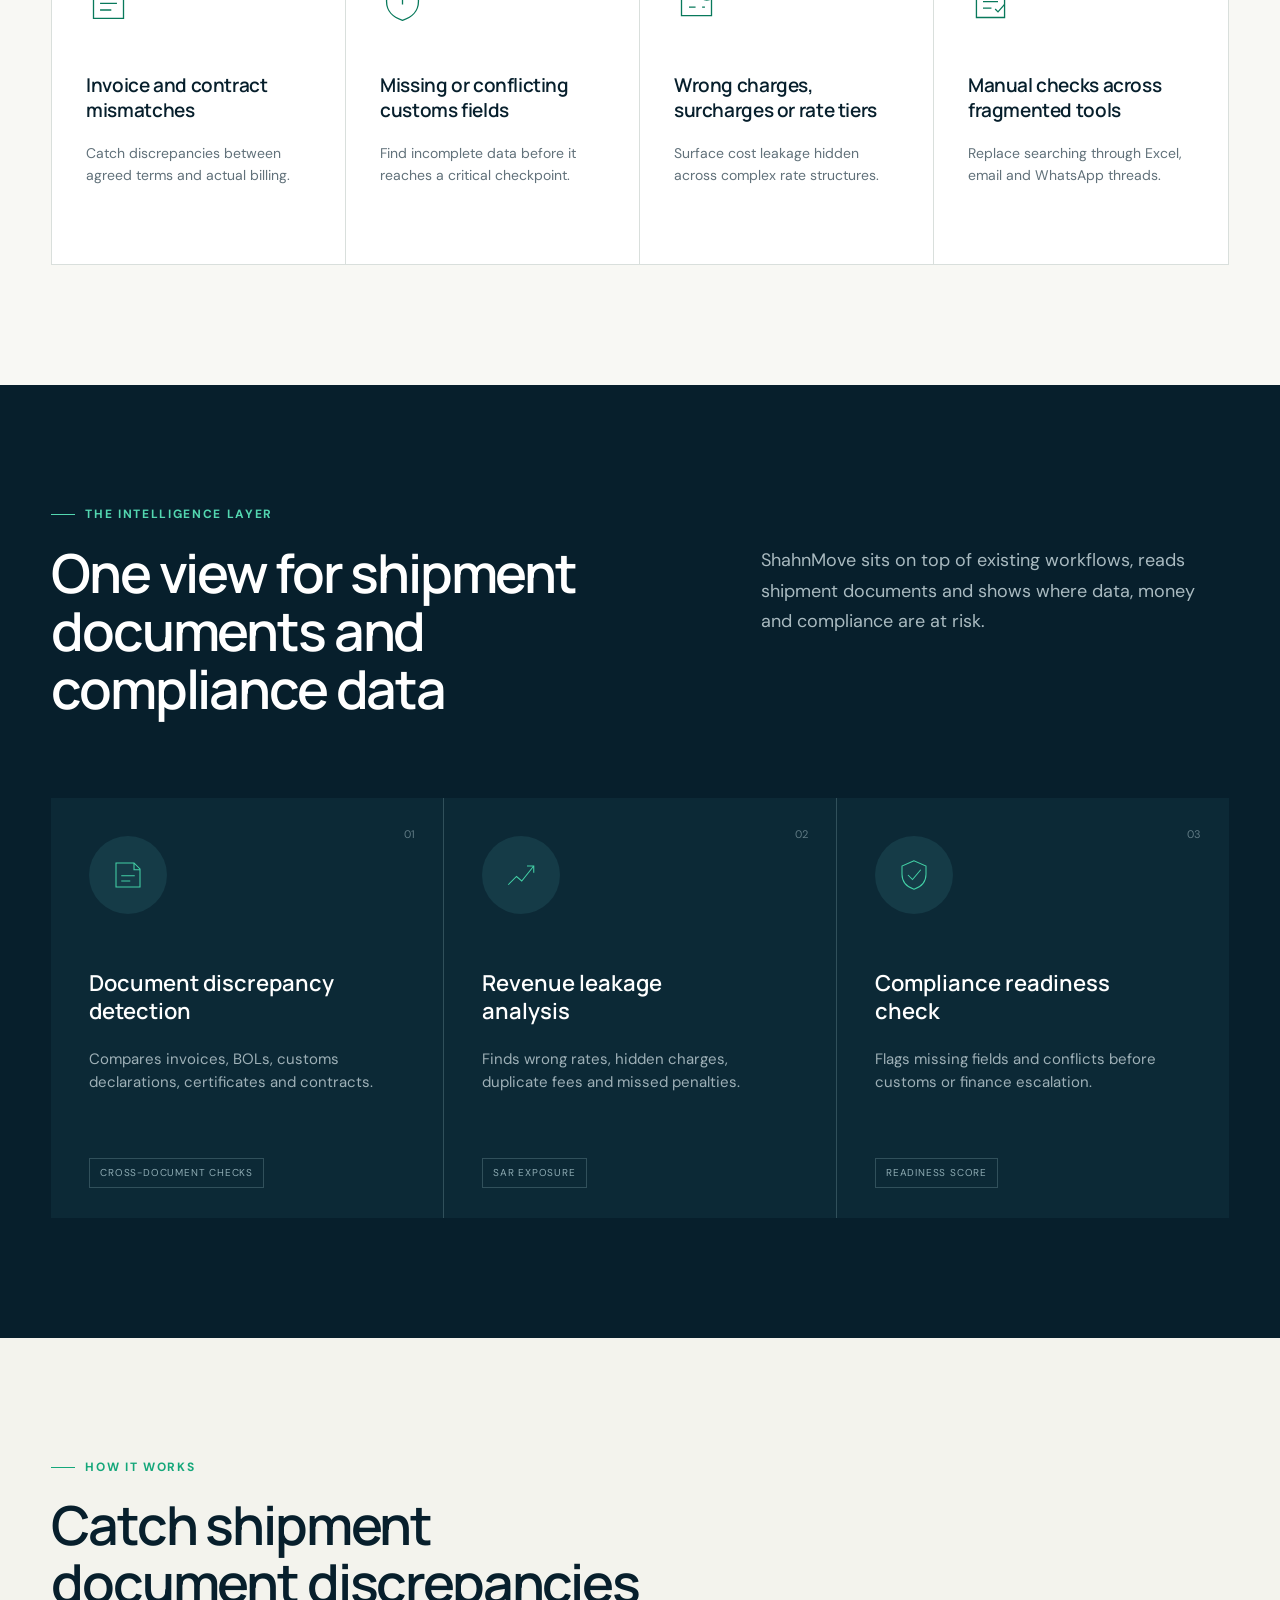
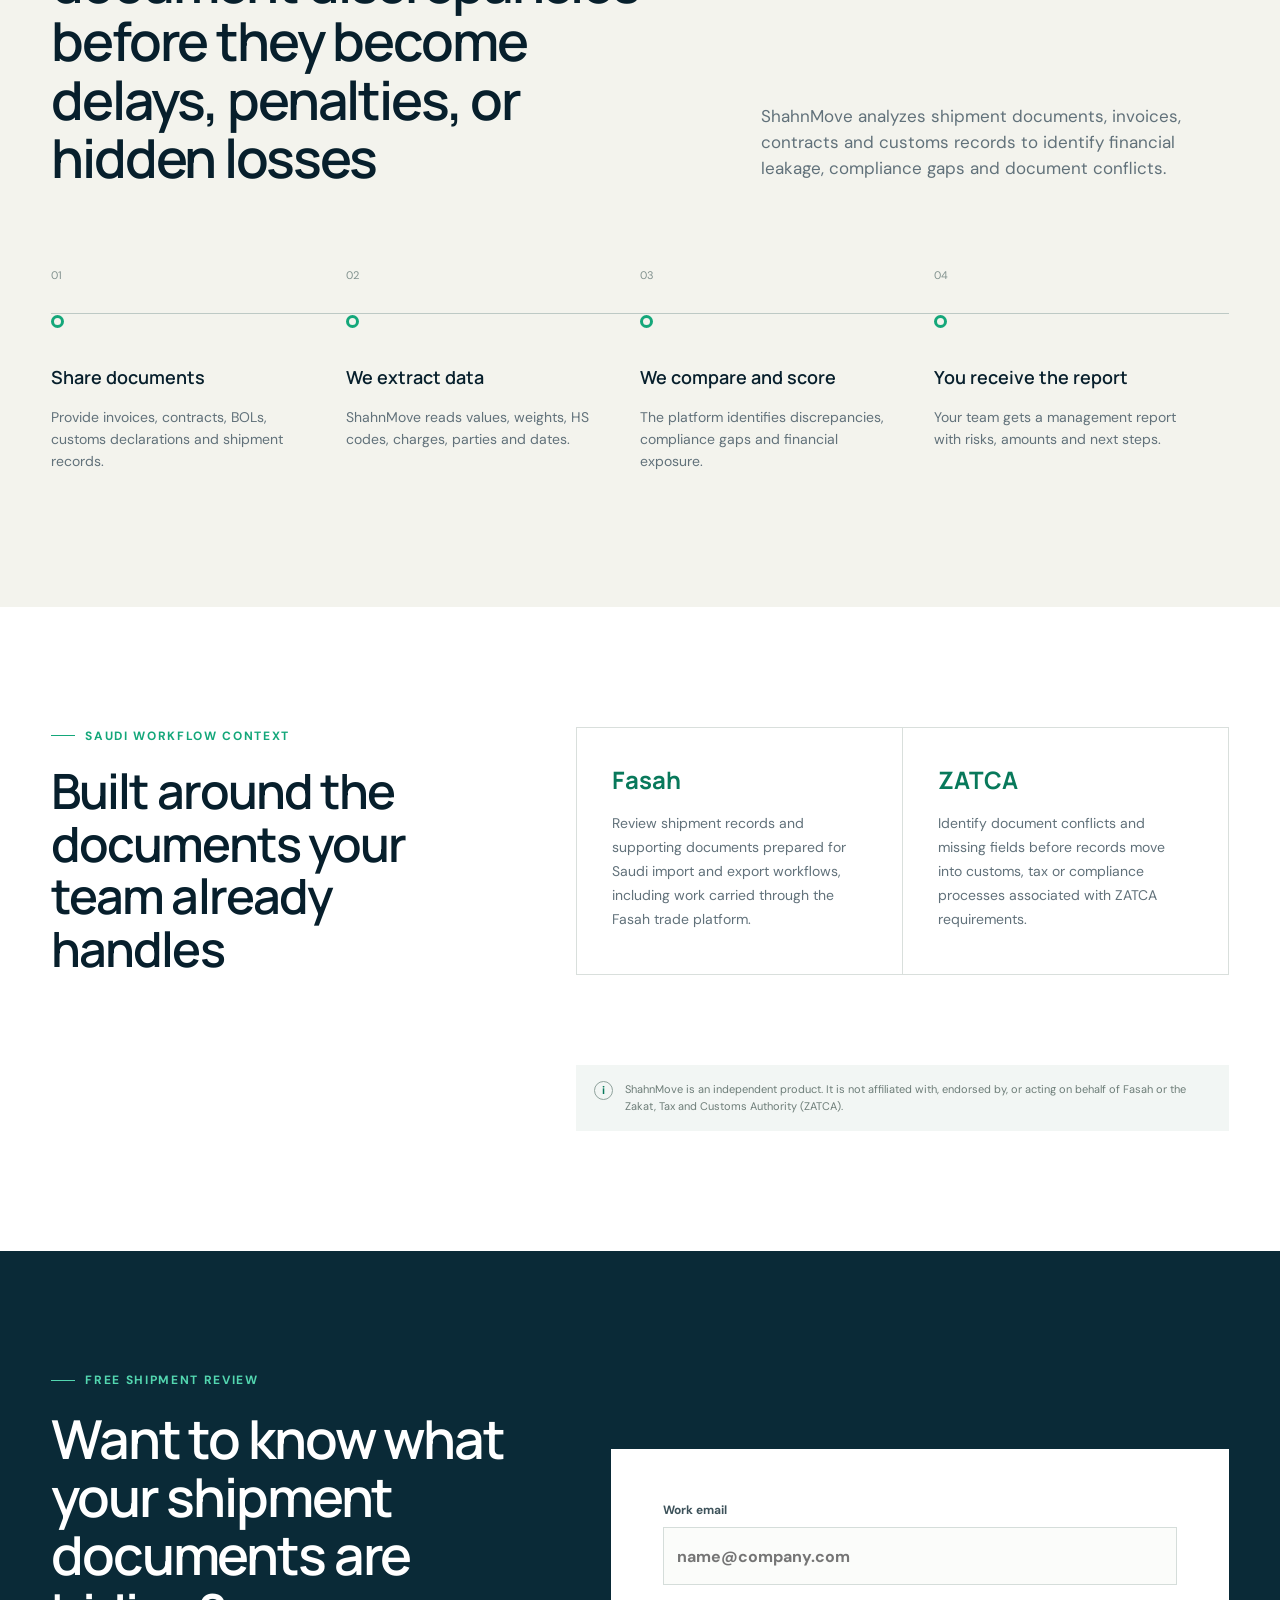
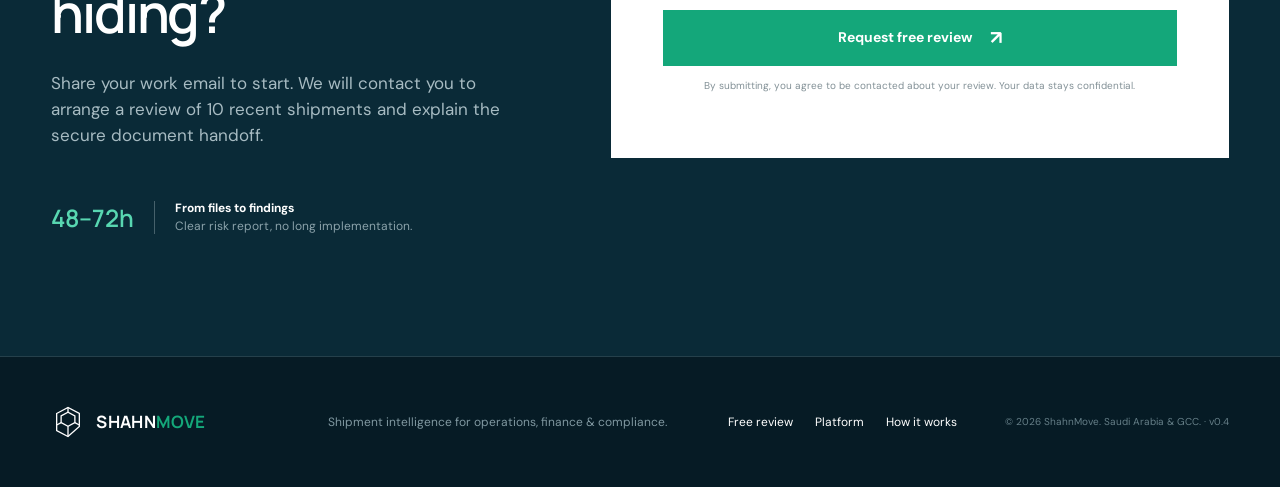
<file: v0.4/index.html>
<!doctype html>
<html lang="en">
<head>
  <meta charset="utf-8">
  <meta name="viewport" content="width=device-width, initial-scale=1">
  <meta name="description" content="Get a free review of 10 recent shipments. ShahnMove finds document discrepancies, financial leakage and compliance gaps in 48–72 hours.">
  <meta name="theme-color" content="#071f2c">
  <meta property="og:title" content="ShahnMove — Free shipment document review">
  <meta property="og:description" content="Review 10 recent shipments and receive a clear risk report in 48–72 hours.">
  <meta property="og:type" content="website">
  <title>ShahnMove — Free shipment document review</title>
  <link rel="preconnect" href="https://fonts.googleapis.com">
  <link rel="preconnect" href="https://fonts.gstatic.com" crossorigin>
  <link href="https://fonts.googleapis.com/css2?family=DM+Sans:wght@400;500;600;700&family=Manrope:wght@500;600;700&display=swap" rel="stylesheet">
  <link rel="stylesheet" href="styles.css">
  <script src="script.js" defer></script>
</head>
<body>
  <a class="skip-link" href="#main">Skip to content</a>
  <header class="site-header">
    <a class="brand" href="#top" aria-label="ShahnMove home">
      <svg class="brand-mark" viewBox="0 0 42 42" aria-hidden="true"><path d="M7 10.5 21 3l14 7.5v16L21 39 7 31.5z"/><path d="m12.5 13.5 8.5-4.6 8.5 4.6v8.2L21 26.3l-8.5-4.6z"/><path d="M21 26.3V39m0-30.1V3m-8.5 18.7L7 24.7m22.5-3 5.5 3"/></svg>
      <span>SHAHN<span>MOVE</span></span>
    </a>
    <nav class="desktop-nav" aria-label="Primary navigation">
      <a href="#review">Free review</a>
      <a href="#platform">Platform</a>
      <a href="#process">How it works</a>
    </nav>
    <a class="header-cta" href="#apply">Request free review <span>↗</span></a>
    <button class="menu-button" type="button" aria-label="Open menu" aria-expanded="false"><span></span><span></span></button>
  </header>

  <main id="main">
    <section class="hero hero-pilot hero-v4" id="top">
      <div class="hero-copy reveal" id="review">
        <p class="eyebrow"><span></span> Free shipment document review</p>
        <p class="deadline-note"><strong>ZATCA Wave 24 deadline: 30 June 2026</strong><span>— are your documents ready?</span><small>Applicability depends on the taxpayer notification issued by ZATCA.</small></p>
        <h1>Find what your last <em>10 shipments</em> may be hiding</h1>
        <p class="hero-lede">We compare your shipment documents, invoices, contracts and customs records — then show where data, money and compliance may be at risk.</p>
        <div class="hero-actions">
          <a class="button button-primary" href="#apply">Get your free audit <span>↗</span></a>
          <p><strong>48–72 hours.</strong> No long implementation.</p>
        </div>
        <ul class="pilot-offer-list">
          <li><span>✓</span> Cross-document discrepancy report</li>
          <li><span>✓</span> Compliance readiness score</li>
          <li><span>✓</span> Estimated financial exposure in SAR</li>
          <li><span>✓</span> 30-minute readout with your team</li>
        </ul>
        <p class="pilot-qualifier">For logistics operators, freight forwarders, customs brokers, warehouses and enterprise supply chain teams in Saudi Arabia and GCC.</p>
      </div>
      <div class="hero-visual reveal" aria-label="Example ShahnMove shipment risk report">
        <div class="hero-image" role="img" aria-label="Container port with cargo ships"></div>
        <div class="dashboard">
          <div class="dash-head"><div><span>Shipment review</span><strong>Risk overview</strong></div><span class="live"><i></i> Analysis complete</span></div>
          <div class="dash-metrics">
            <article><span>Discrepancies found</span><strong>24</strong><small>across 10 shipments</small></article>
            <article><span>Estimated exposure</span><strong><i>SAR</i> 86,420</strong><small class="up">↑ 12.4% identified</small></article>
            <article class="score-card"><span>Compliance readiness</span><div class="score-ring"><strong>82</strong><small>/100</small></div></article>
          </div>
          <div class="conflicts">
            <div class="conflict-title"><strong>Top document conflicts</strong><span>4 need review</span></div>
            <div class="conflict-row"><i class="critical"></i><span>Invoice ↔ Contract</span><strong>Rate mismatch</strong><small>SAR 31,200</small></div>
            <div class="conflict-row"><i class="warning"></i><span>BOL ↔ Customs</span><strong>Weight variance</strong><small>2,840 kg</small></div>
            <div class="conflict-row"><i></i><span>Certificate ↔ BOL</span><strong>Party conflict</strong><small>1 record</small></div>
          </div>
        </div>
      </div>
    </section>

    <section class="proof-strip" aria-label="Review benefits">
      <p>One review. Three lenses.</p>
      <div><span>01</span> Financial exposure</div><div><span>02</span> Document integrity</div><div><span>03</span> Compliance readiness</div>
    </section>

    <section class="section problem" id="problem">
      <div class="section-intro reveal"><p class="kicker">The quiet cost</p><h2>Logistics paperwork is where money and time quietly leak</h2></div>
      <p class="section-copy reveal">Invoices, bills of lading, contracts and customs records often do not match. Small mismatches create customs delays, invoice disputes, manual rework, compliance risk and hidden margin loss.</p>
      <div class="analysis-finding reveal"><strong>12%</strong><p>In our analysis of GCC freight invoices, we identified an average discrepancy rate of 12%.</p></div>
      <div class="pain-grid">
        <article class="pain-card reveal"><span>01</span><svg viewBox="0 0 48 48" aria-hidden="true"><path d="M8 7h23l9 9v25H8zM31 7v10h9M15 25h18M15 32h12"/><path d="m18 19 5-5 5 5"/></svg><h3>Invoice and contract mismatches</h3><p>Catch discrepancies between agreed terms and actual billing.</p></article>
        <article class="pain-card reveal"><span>02</span><svg viewBox="0 0 48 48" aria-hidden="true"><path d="M24 5 7 12v11c0 10 7 17 17 20 10-3 17-10 17-20V12zM24 14v12M24 33v.1"/></svg><h3>Missing or conflicting customs fields</h3><p>Find incomplete data before it reaches a critical checkpoint.</p></article>
        <article class="pain-card reveal"><span>03</span><svg viewBox="0 0 48 48" aria-hidden="true"><path d="M8 11h32v27H8zM8 19h32M16 29h7M30 29h3"/><circle cx="35" cy="14.5" r="7"/></svg><h3>Wrong charges, surcharges or rate tiers</h3><p>Surface cost leakage hidden across complex rate structures.</p></article>
        <article class="pain-card reveal"><span>04</span><svg viewBox="0 0 48 48" aria-hidden="true"><path d="M9 8h30v32H9zM16 16h16M16 23h16M16 30h9"/><path d="m29 31 3 3 7-8"/></svg><h3>Manual checks across fragmented tools</h3><p>Replace searching through Excel, email and WhatsApp threads.</p></article>
      </div>
    </section>

    <section class="section solution" id="platform">
      <div class="solution-top">
        <div class="section-intro reveal"><p class="kicker kicker-light">The intelligence layer</p><h2>One view for shipment documents and compliance data</h2></div>
        <p class="section-copy reveal">ShahnMove sits on top of existing workflows, reads shipment documents and shows where data, money and compliance are at risk.</p>
      </div>
      <div class="capabilities">
        <article class="capability reveal"><span class="cap-number">01</span><div class="cap-icon"><svg viewBox="0 0 48 48"><path d="M8 8h24l8 8v24H8zM32 8v9h8M15 25h18M15 32h12"/></svg></div><h3>Document discrepancy detection</h3><p>Compares invoices, BOLs, customs declarations, certificates and contracts.</p><span class="tag">Cross-document checks</span></article>
        <article class="capability reveal"><span class="cap-number">02</span><div class="cap-icon"><svg viewBox="0 0 48 48"><path d="M7 37 18 26l7 6 16-20M32 12h9v9"/></svg></div><h3>Revenue leakage analysis</h3><p>Finds wrong rates, hidden charges, duplicate fees and missed penalties.</p><span class="tag">SAR exposure</span></article>
        <article class="capability reveal"><span class="cap-number">03</span><div class="cap-icon"><svg viewBox="0 0 48 48"><path d="M24 5 8 12v11c0 10 7 17 16 20 9-3 16-10 16-20V12z"/><path d="m16 24 6 6 11-13"/></svg></div><h3>Compliance readiness check</h3><p>Flags missing fields and conflicts before customs or finance escalation.</p><span class="tag">Readiness score</span></article>
      </div>
    </section>

    <section class="section process" id="process">
      <div class="process-head reveal"><div><p class="kicker">How it works</p><h2>Catch shipment document discrepancies before they become delays, penalties, or hidden losses</h2></div><p>ShahnMove analyzes shipment documents, invoices, contracts and customs records to identify financial leakage, compliance gaps and document conflicts.</p></div>
      <div class="steps">
        <article class="step reveal"><span>01</span><div class="step-dot"></div><h3>Share documents</h3><p>Provide invoices, contracts, BOLs, customs declarations and shipment records.</p></article>
        <article class="step reveal"><span>02</span><div class="step-dot"></div><h3>We extract data</h3><p>ShahnMove reads values, weights, HS codes, charges, parties and dates.</p></article>
        <article class="step reveal"><span>03</span><div class="step-dot"></div><h3>We compare and score</h3><p>The platform identifies discrepancies, compliance gaps and financial exposure.</p></article>
        <article class="step reveal"><span>04</span><div class="step-dot"></div><h3>You receive the report</h3><p>Your team gets a management report with risks, amounts and next steps.</p></article>
      </div>
    </section>

    <section class="section regulatory" aria-labelledby="regulatory-title">
      <div class="regulatory-head reveal"><p class="kicker">Saudi workflow context</p><h2 id="regulatory-title">Built around the documents your team already handles</h2></div>
      <div class="regulatory-grid reveal">
        <div><strong>Fasah</strong><p>Review shipment records and supporting documents prepared for Saudi import and export workflows, including work carried through the Fasah trade platform.</p></div>
        <div><strong>ZATCA</strong><p>Identify document conflicts and missing fields before records move into customs, tax or compliance processes associated with ZATCA requirements.</p></div>
      </div>
      <p class="independence-note reveal"><span>i</span> ShahnMove is an independent product. It is not affiliated with, endorsed by, or acting on behalf of Fasah or the Zakat, Tax and Customs Authority (ZATCA).</p>
    </section>

    <section class="apply" id="apply">
      <div class="apply-copy reveal"><p class="kicker kicker-light">Free shipment review</p><h2>Want to know what your shipment documents are hiding?</h2><p>Share your work email to start. We will contact you to arrange a review of 10 recent shipments and explain the secure document handoff.</p><div class="response-time"><span>48–72h</span><p><strong>From files to findings</strong>Clear risk report, no long implementation.</p></div></div>
      <form class="lead-form lead-form-simple reveal" id="review-form">
        <label>Work email<input name="email" type="email" autocomplete="email" placeholder="name@company.com" required></label>
        <button class="button form-button" type="submit">Request free review <span>↗</span></button>
        <p class="form-privacy">By submitting, you agree to be contacted about your review. Your data stays confidential.</p>
        <p class="form-status" role="status" aria-live="polite"></p>
      </form>
    </section>
  </main>

  <footer>
    <a class="brand brand-footer" href="#top"><svg class="brand-mark" viewBox="0 0 42 42" aria-hidden="true"><path d="M7 10.5 21 3l14 7.5v16L21 39 7 31.5z"/><path d="m12.5 13.5 8.5-4.6 8.5 4.6v8.2L21 26.3l-8.5-4.6z"/><path d="M21 26.3V39m0-30.1V3m-8.5 18.7L7 24.7m22.5-3 5.5 3"/></svg><span>SHAHN<span>MOVE</span></span></a>
    <p>Shipment intelligence for operations, finance & compliance.</p>
    <div><a href="#review">Free review</a><a href="#platform">Platform</a><a href="#process">How it works</a></div>
    <small>© <span id="year"></span> ShahnMove. Saudi Arabia & GCC. · v0.4</small>
  </footer>
</body>
</html>
</file>
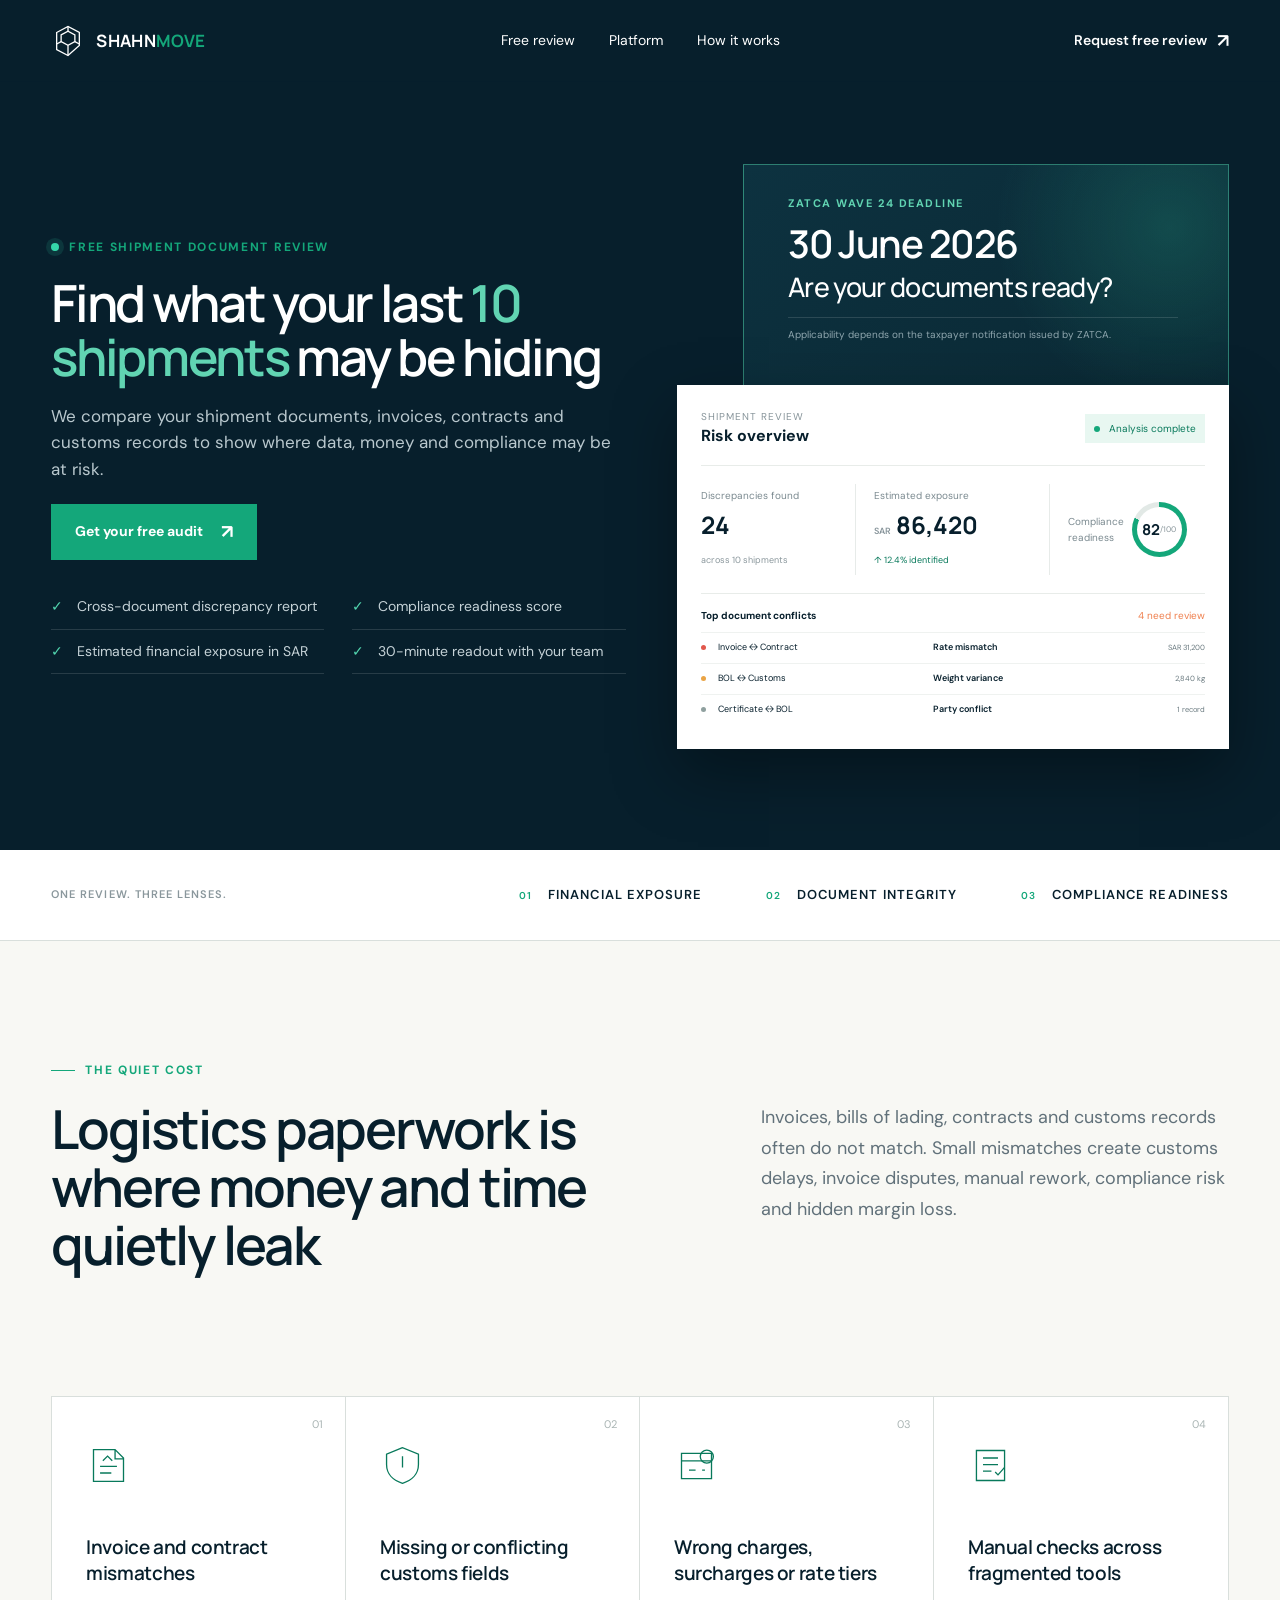
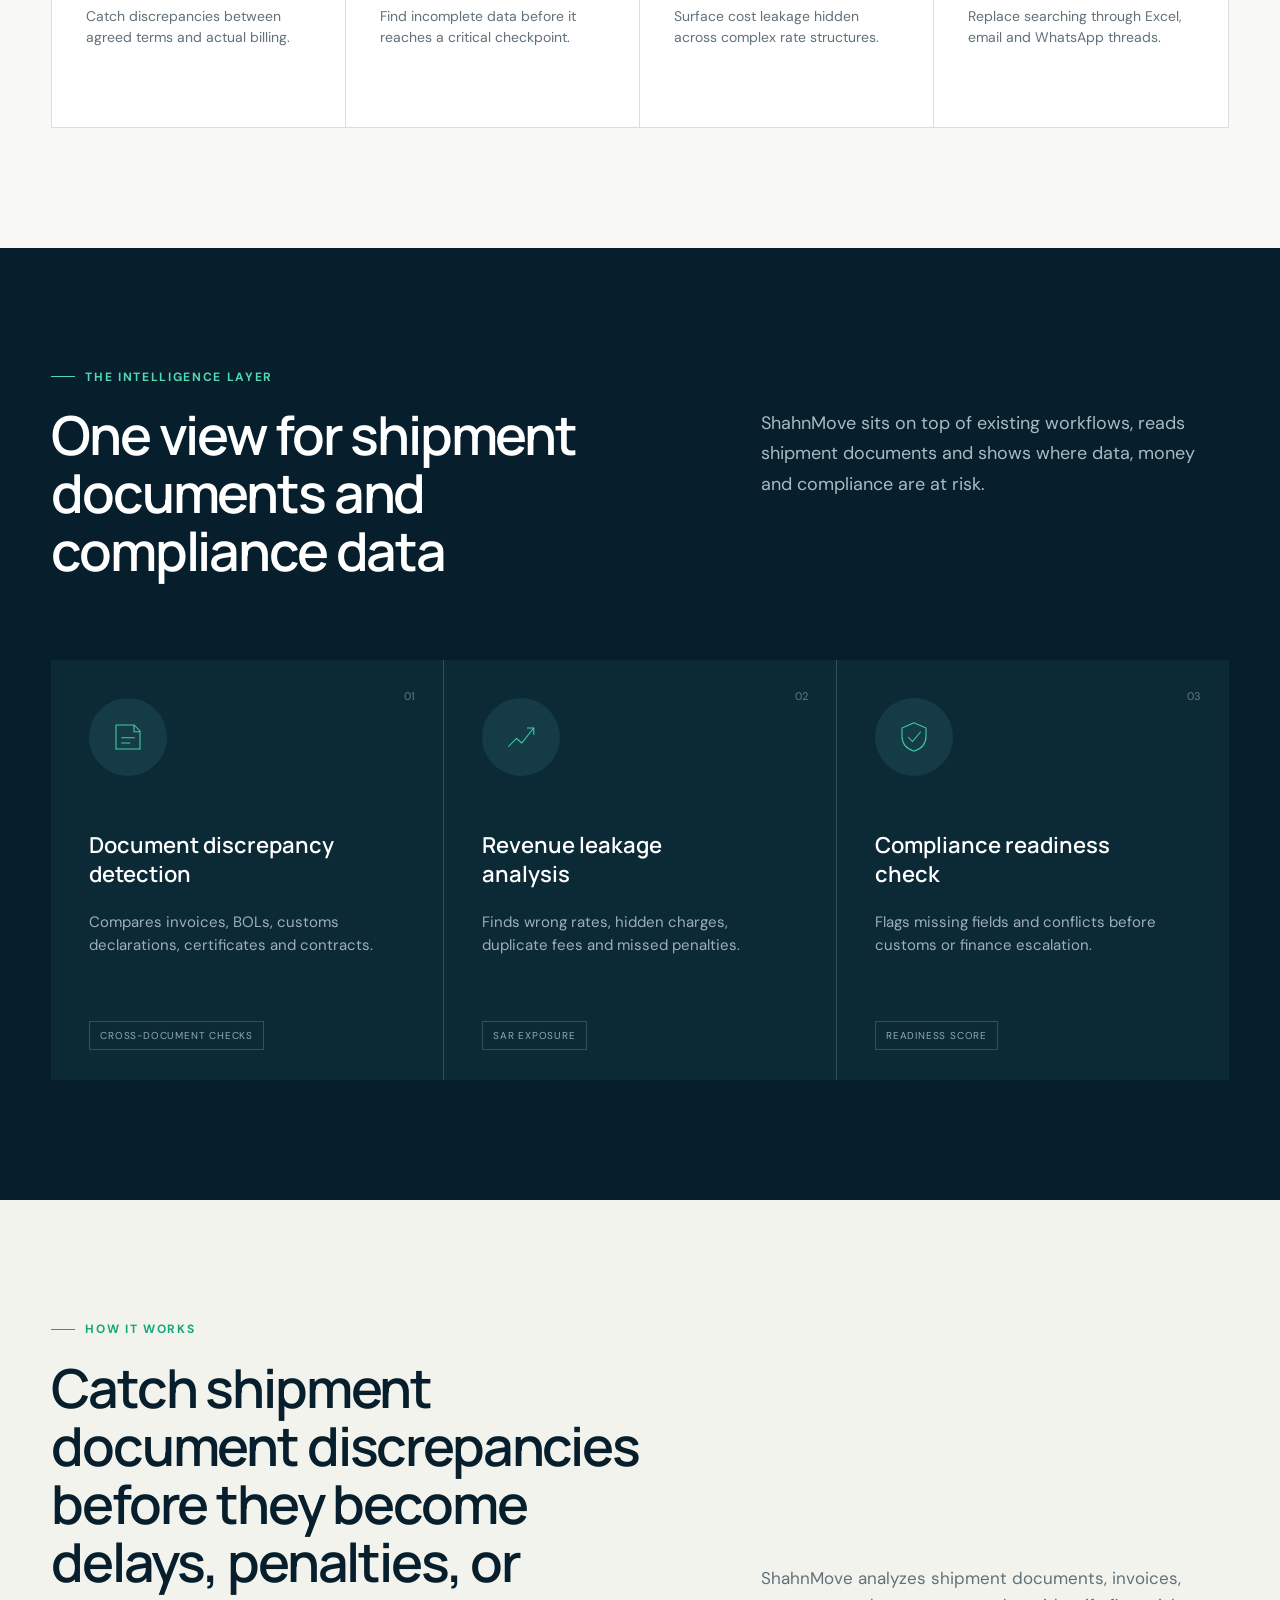
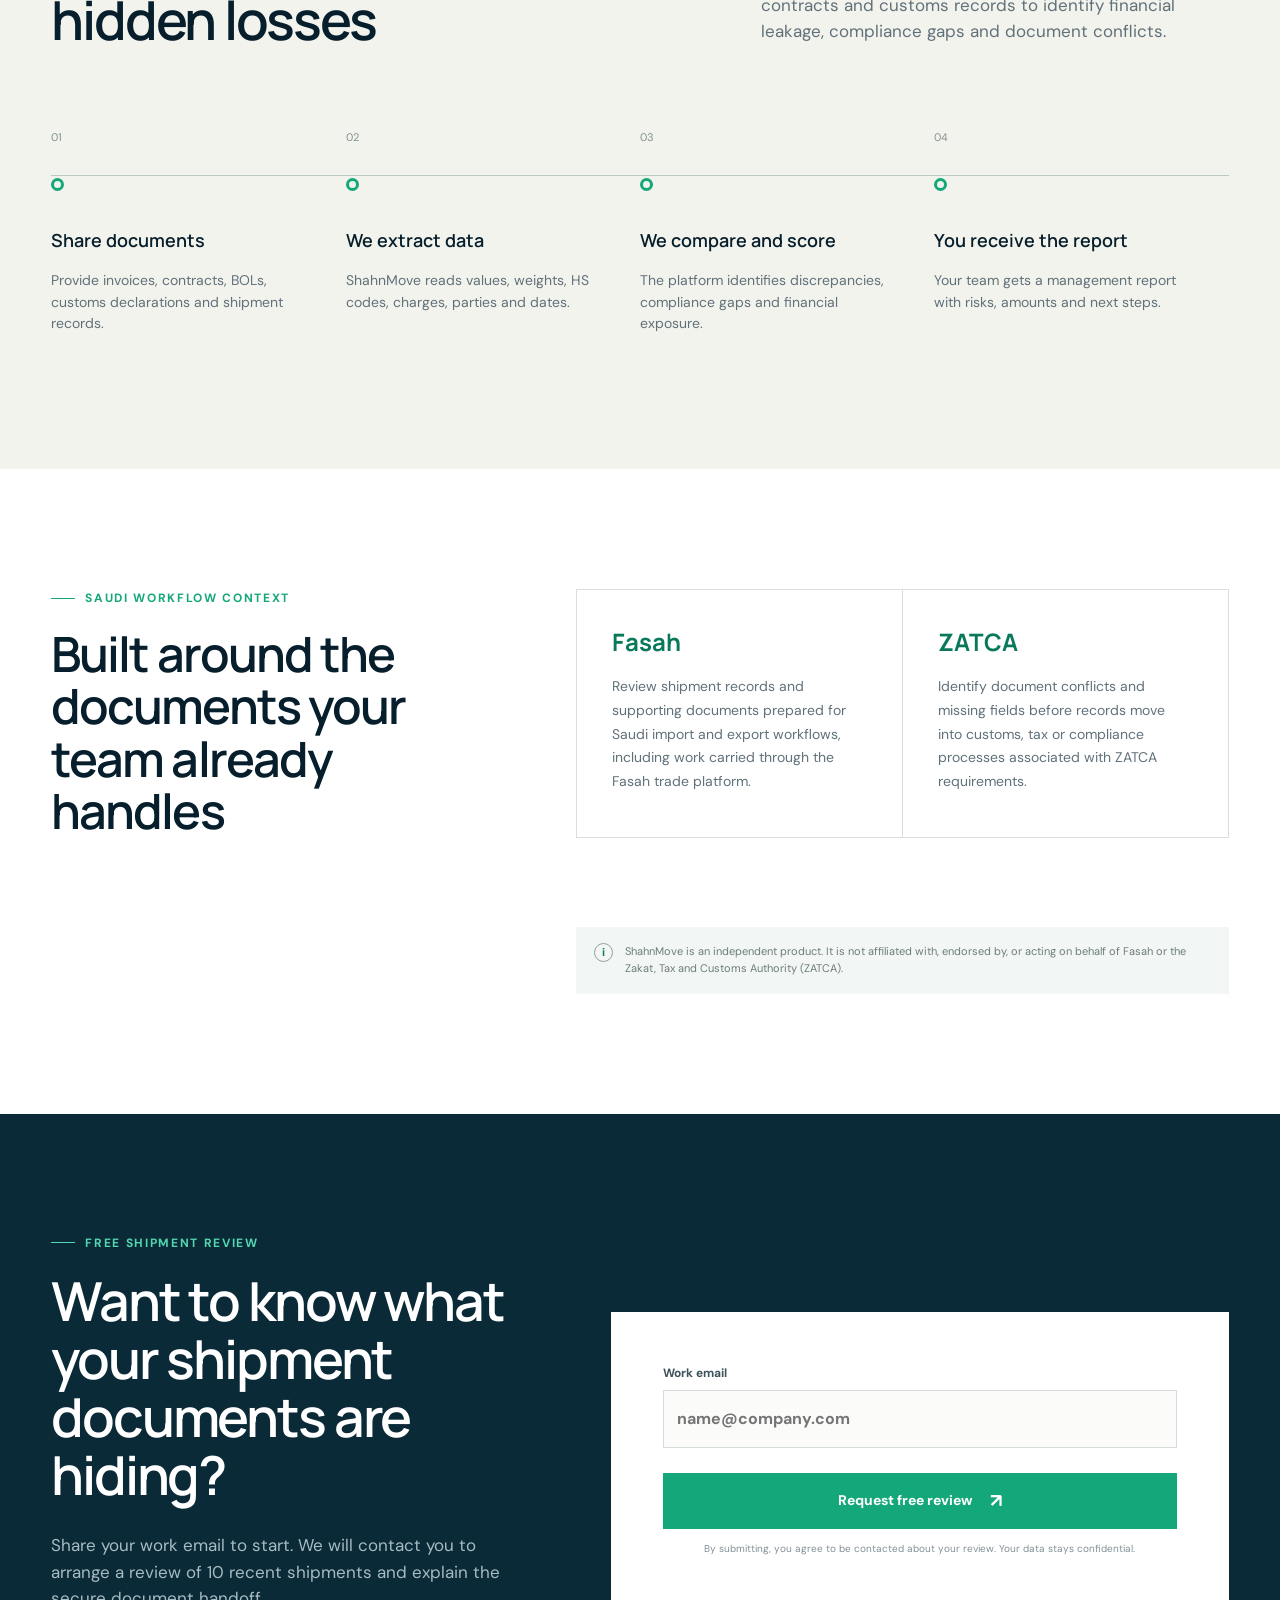
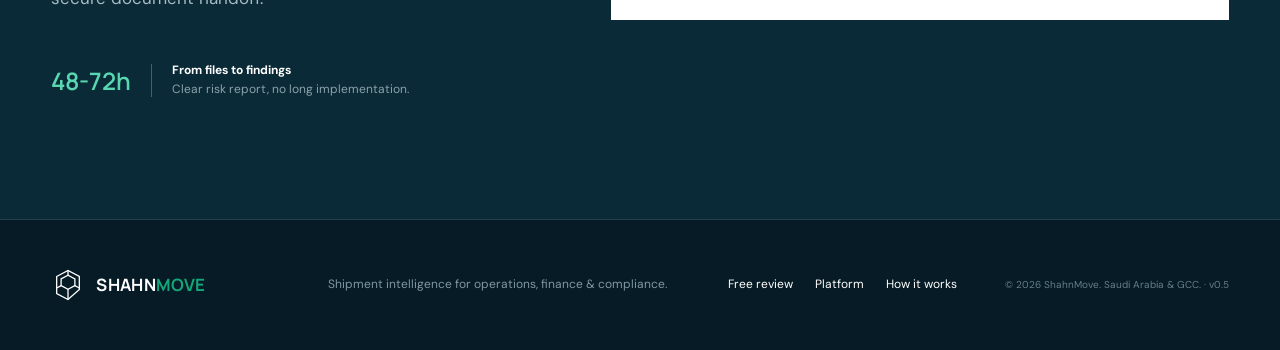
<file: v0.5/index.html>
<!doctype html>
<html lang="en">
<head>
  <meta charset="utf-8">
  <meta name="viewport" content="width=device-width, initial-scale=1">
  <meta name="description" content="Get a free review of 10 recent shipments. ShahnMove finds document discrepancies, financial leakage and compliance gaps in 48-72 hours.">
  <meta name="theme-color" content="#071f2c">
  <meta property="og:title" content="ShahnMove - Free shipment document review">
  <meta property="og:description" content="Review 10 recent shipments and receive a clear risk report in 48-72 hours.">
  <meta property="og:type" content="website">
  <title>ShahnMove - Free shipment document review</title>
  <link rel="preconnect" href="https://fonts.googleapis.com">
  <link rel="preconnect" href="https://fonts.gstatic.com" crossorigin>
  <link href="https://fonts.googleapis.com/css2?family=DM+Sans:wght@400;500;600;700&family=Manrope:wght@500;600;700&display=swap" rel="stylesheet">
  <link rel="stylesheet" href="styles.css">
  <script src="script.js" defer></script>
</head>
<body>
  <a class="skip-link" href="#main">Skip to content</a>
  <header class="site-header">
    <a class="brand" href="#top" aria-label="ShahnMove home">
      <svg class="brand-mark" viewBox="0 0 42 42" aria-hidden="true"><path d="M7 10.5 21 3l14 7.5v16L21 39 7 31.5z"/><path d="m12.5 13.5 8.5-4.6 8.5 4.6v8.2L21 26.3l-8.5-4.6z"/><path d="M21 26.3V39m0-30.1V3m-8.5 18.7L7 24.7m22.5-3 5.5 3"/></svg>
      <span>SHAHN<span>MOVE</span></span>
    </a>
    <nav class="desktop-nav" aria-label="Primary navigation">
      <a href="#review">Free review</a>
      <a href="#platform">Platform</a>
      <a href="#process">How it works</a>
    </nav>
    <a class="header-cta" href="#apply">Request free review <span>↗</span></a>
    <button class="menu-button" type="button" aria-label="Open menu" aria-expanded="false"><span></span><span></span></button>
  </header>

  <main id="main">
    <section class="hero hero-pilot hero-v5" id="top">
      <div class="hero-copy reveal" id="review">
        <p class="eyebrow"><span></span> Free shipment document review</p>
        <h1>Find what your last <em>10 shipments</em> may be hiding</h1>
        <p class="hero-lede">We compare your shipment documents, invoices, contracts and customs records to show where data, money and compliance may be at risk.</p>
        <div class="hero-actions">
          <a class="button button-primary" href="#apply">Get your free audit<span>↗</span></a>
        </div>
        <ul class="pilot-offer-list">
          <li><span>✓</span> Cross-document discrepancy report</li>
          <li><span>✓</span> Compliance readiness score</li>
          <li><span>✓</span> Estimated financial exposure in SAR</li>
          <li><span>✓</span> 30-minute readout with your team</li>
        </ul>
      </div>
      <div class="hero-visual reveal" aria-label="Example ShahnMove shipment risk report">
        <aside class="deadline-panel" aria-label="ZATCA Wave 24 deadline notice">
          <p>ZATCA Wave 24 deadline</p>
          <strong>30 June 2026</strong>
          <h2>Are your documents ready?</h2>
          <small>Applicability depends on the taxpayer notification issued by ZATCA.</small>
        </aside>
        <div class="dashboard">
          <div class="dash-head"><div><span>Shipment review</span><strong>Risk overview</strong></div><span class="live"><i></i> Analysis complete</span></div>
          <div class="dash-metrics">
            <article><span>Discrepancies found</span><strong>24</strong><small>across 10 shipments</small></article>
            <article><span>Estimated exposure</span><strong><i>SAR</i> 86,420</strong><small class="up">↑ 12.4% identified</small></article>
            <article class="score-card"><span>Compliance readiness</span><div class="score-ring"><strong>82</strong><small>/100</small></div></article>
          </div>
          <div class="conflicts">
            <div class="conflict-title"><strong>Top document conflicts</strong><span>4 need review</span></div>
            <div class="conflict-row"><i class="critical"></i><span>Invoice ↔ Contract</span><strong>Rate mismatch</strong><small>SAR 31,200</small></div>
            <div class="conflict-row"><i class="warning"></i><span>BOL ↔ Customs</span><strong>Weight variance</strong><small>2,840 kg</small></div>
            <div class="conflict-row"><i></i><span>Certificate ↔ BOL</span><strong>Party conflict</strong><small>1 record</small></div>
          </div>
        </div>
      </div>
    </section>

    <section class="proof-strip" aria-label="Review benefits">
      <p>One review. Three lenses.</p>
      <div><span>01</span> Financial exposure</div><div><span>02</span> Document integrity</div><div><span>03</span> Compliance readiness</div>
    </section>

    <section class="section problem" id="problem">
      <div class="section-intro reveal"><p class="kicker">The quiet cost</p><h2>Logistics paperwork is where money and time quietly leak</h2></div>
      <p class="section-copy reveal">Invoices, bills of lading, contracts and customs records often do not match. Small mismatches create customs delays, invoice disputes, manual rework, compliance risk and hidden margin loss.</p>
      <div class="pain-grid">
        <article class="pain-card reveal"><span>01</span><svg viewBox="0 0 48 48" aria-hidden="true"><path d="M8 7h23l9 9v25H8zM31 7v10h9M15 25h18M15 32h12"/><path d="m18 19 5-5 5 5"/></svg><h3>Invoice and contract mismatches</h3><p>Catch discrepancies between agreed terms and actual billing.</p></article>
        <article class="pain-card reveal"><span>02</span><svg viewBox="0 0 48 48" aria-hidden="true"><path d="M24 5 7 12v11c0 10 7 17 17 20 10-3 17-10 17-20V12zM24 14v12M24 33v.1"/></svg><h3>Missing or conflicting customs fields</h3><p>Find incomplete data before it reaches a critical checkpoint.</p></article>
        <article class="pain-card reveal"><span>03</span><svg viewBox="0 0 48 48" aria-hidden="true"><path d="M8 11h32v27H8zM8 19h32M16 29h7M30 29h3"/><circle cx="35" cy="14.5" r="7"/></svg><h3>Wrong charges, surcharges or rate tiers</h3><p>Surface cost leakage hidden across complex rate structures.</p></article>
        <article class="pain-card reveal"><span>04</span><svg viewBox="0 0 48 48" aria-hidden="true"><path d="M9 8h30v32H9zM16 16h16M16 23h16M16 30h9"/><path d="m29 31 3 3 7-8"/></svg><h3>Manual checks across fragmented tools</h3><p>Replace searching through Excel, email and WhatsApp threads.</p></article>
      </div>
    </section>

    <section class="section solution" id="platform">
      <div class="solution-top">
        <div class="section-intro reveal"><p class="kicker kicker-light">The intelligence layer</p><h2>One view for shipment documents and compliance data</h2></div>
        <p class="section-copy reveal">ShahnMove sits on top of existing workflows, reads shipment documents and shows where data, money and compliance are at risk.</p>
      </div>
      <div class="capabilities">
        <article class="capability reveal"><span class="cap-number">01</span><div class="cap-icon"><svg viewBox="0 0 48 48"><path d="M8 8h24l8 8v24H8zM32 8v9h8M15 25h18M15 32h12"/></svg></div><h3>Document discrepancy detection</h3><p>Compares invoices, BOLs, customs declarations, certificates and contracts.</p><span class="tag">Cross-document checks</span></article>
        <article class="capability reveal"><span class="cap-number">02</span><div class="cap-icon"><svg viewBox="0 0 48 48"><path d="M7 37 18 26l7 6 16-20M32 12h9v9"/></svg></div><h3>Revenue leakage analysis</h3><p>Finds wrong rates, hidden charges, duplicate fees and missed penalties.</p><span class="tag">SAR exposure</span></article>
        <article class="capability reveal"><span class="cap-number">03</span><div class="cap-icon"><svg viewBox="0 0 48 48"><path d="M24 5 8 12v11c0 10 7 17 16 20 9-3 16-10 16-20V12z"/><path d="m16 24 6 6 11-13"/></svg></div><h3>Compliance readiness check</h3><p>Flags missing fields and conflicts before customs or finance escalation.</p><span class="tag">Readiness score</span></article>
      </div>
    </section>

    <section class="section process" id="process">
      <div class="process-head reveal"><div><p class="kicker">How it works</p><h2>Catch shipment document discrepancies before they become delays, penalties, or hidden losses</h2></div><p>ShahnMove analyzes shipment documents, invoices, contracts and customs records to identify financial leakage, compliance gaps and document conflicts.</p></div>
      <div class="steps">
        <article class="step reveal"><span>01</span><div class="step-dot"></div><h3>Share documents</h3><p>Provide invoices, contracts, BOLs, customs declarations and shipment records.</p></article>
        <article class="step reveal"><span>02</span><div class="step-dot"></div><h3>We extract data</h3><p>ShahnMove reads values, weights, HS codes, charges, parties and dates.</p></article>
        <article class="step reveal"><span>03</span><div class="step-dot"></div><h3>We compare and score</h3><p>The platform identifies discrepancies, compliance gaps and financial exposure.</p></article>
        <article class="step reveal"><span>04</span><div class="step-dot"></div><h3>You receive the report</h3><p>Your team gets a management report with risks, amounts and next steps.</p></article>
      </div>
    </section>

    <section class="section regulatory" aria-labelledby="regulatory-title">
      <div class="regulatory-head reveal"><p class="kicker">Saudi workflow context</p><h2 id="regulatory-title">Built around the documents your team already handles</h2></div>
      <div class="regulatory-grid reveal">
        <div><strong>Fasah</strong><p>Review shipment records and supporting documents prepared for Saudi import and export workflows, including work carried through the Fasah trade platform.</p></div>
        <div><strong>ZATCA</strong><p>Identify document conflicts and missing fields before records move into customs, tax or compliance processes associated with ZATCA requirements.</p></div>
      </div>
      <p class="independence-note reveal"><span>i</span> ShahnMove is an independent product. It is not affiliated with, endorsed by, or acting on behalf of Fasah or the Zakat, Tax and Customs Authority (ZATCA).</p>
    </section>

    <section class="apply" id="apply">
      <div class="apply-copy reveal"><p class="kicker kicker-light">Free shipment review</p><h2>Want to know what your shipment documents are hiding?</h2><p>Share your work email to start. We will contact you to arrange a review of 10 recent shipments and explain the secure document handoff.</p><div class="response-time"><span>48-72h</span><p><strong>From files to findings</strong>Clear risk report, no long implementation.</p></div></div>
      <form class="lead-form lead-form-simple reveal" id="review-form">
        <label>Work email<input name="email" type="email" autocomplete="email" placeholder="name@company.com" required></label>
        <button class="button form-button" type="submit">Request free review <span>↗</span></button>
        <p class="form-privacy">By submitting, you agree to be contacted about your review. Your data stays confidential.</p>
        <p class="form-status" role="status" aria-live="polite"></p>
      </form>
    </section>
  </main>

  <footer>
    <a class="brand brand-footer" href="#top"><svg class="brand-mark" viewBox="0 0 42 42" aria-hidden="true"><path d="M7 10.5 21 3l14 7.5v16L21 39 7 31.5z"/><path d="m12.5 13.5 8.5-4.6 8.5 4.6v8.2L21 26.3l-8.5-4.6z"/><path d="M21 26.3V39m0-30.1V3m-8.5 18.7L7 24.7m22.5-3 5.5 3"/></svg><span>SHAHN<span>MOVE</span></span></a>
    <p>Shipment intelligence for operations, finance & compliance.</p>
    <div><a href="#review">Free review</a><a href="#platform">Platform</a><a href="#process">How it works</a></div>
    <small>© <span id="year"></span> ShahnMove. Saudi Arabia & GCC. · v0.5</small>
  </footer>
</body>
</html>
</file>
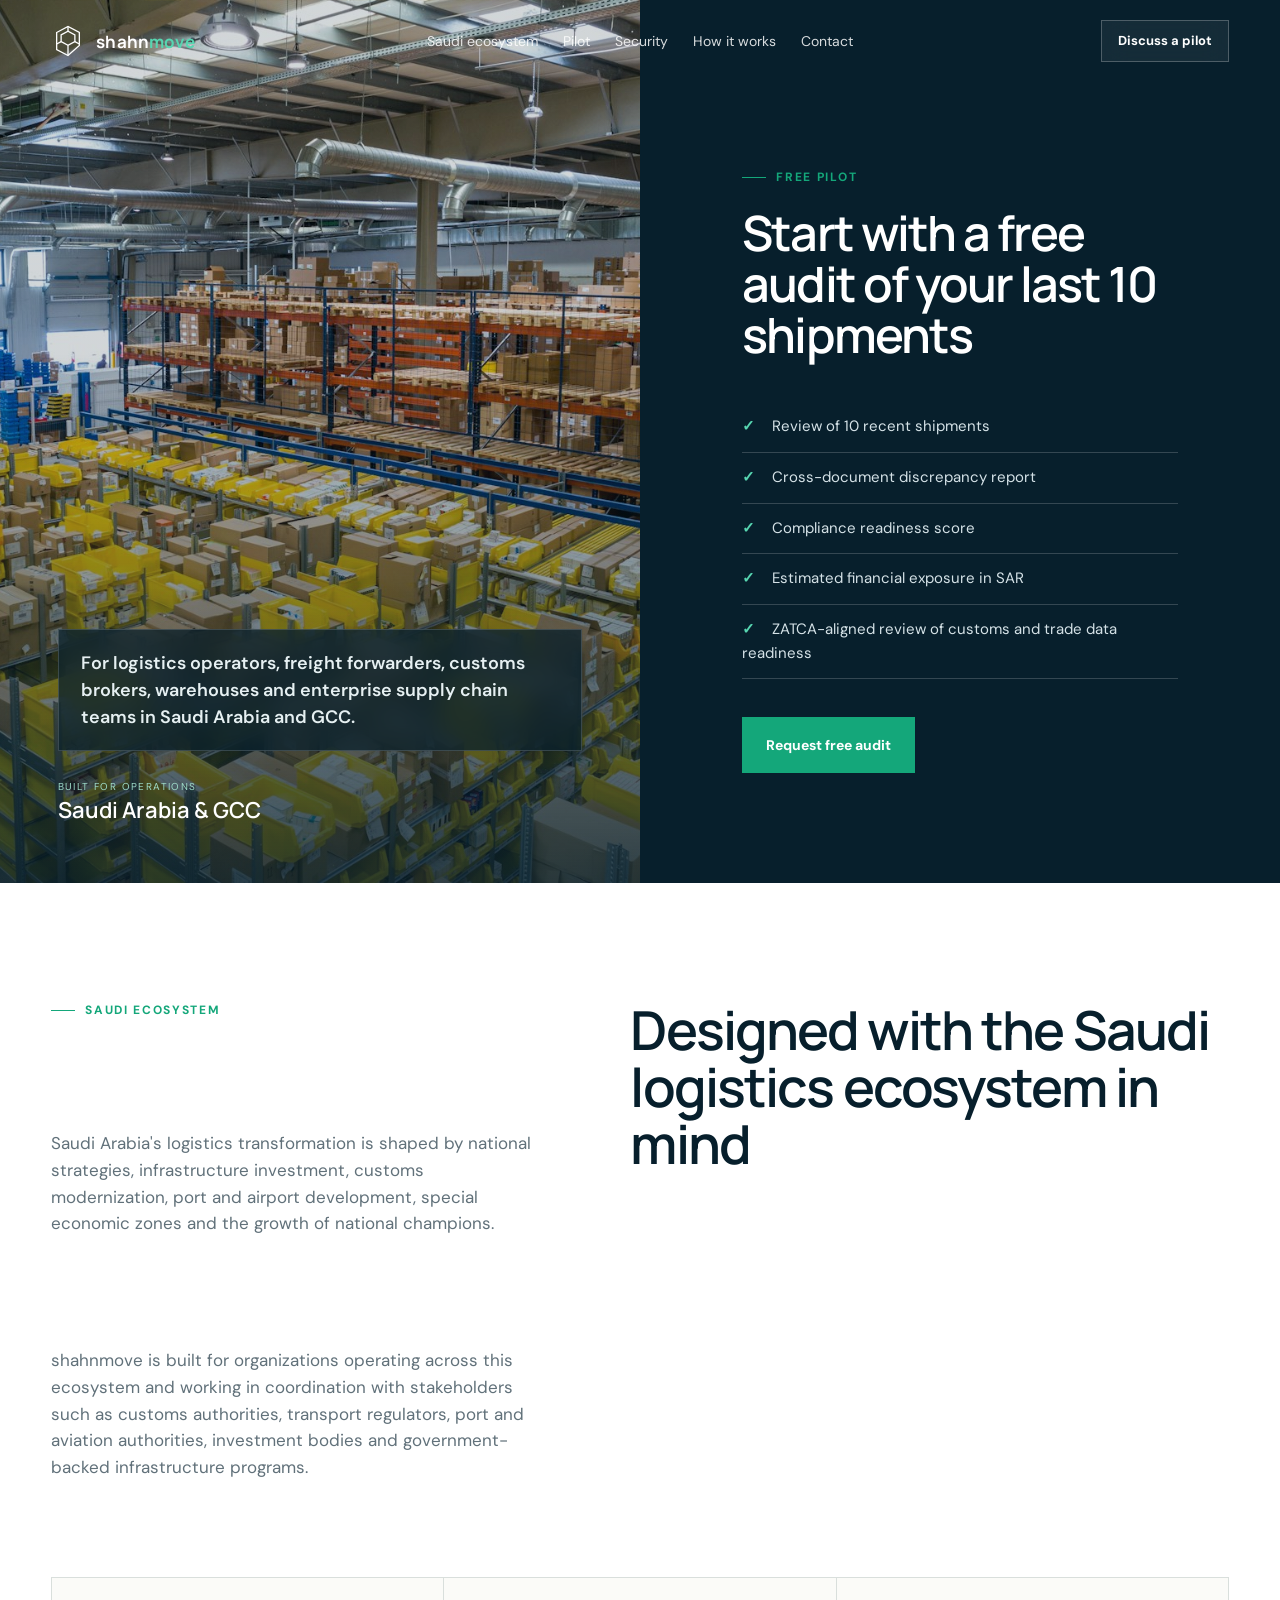
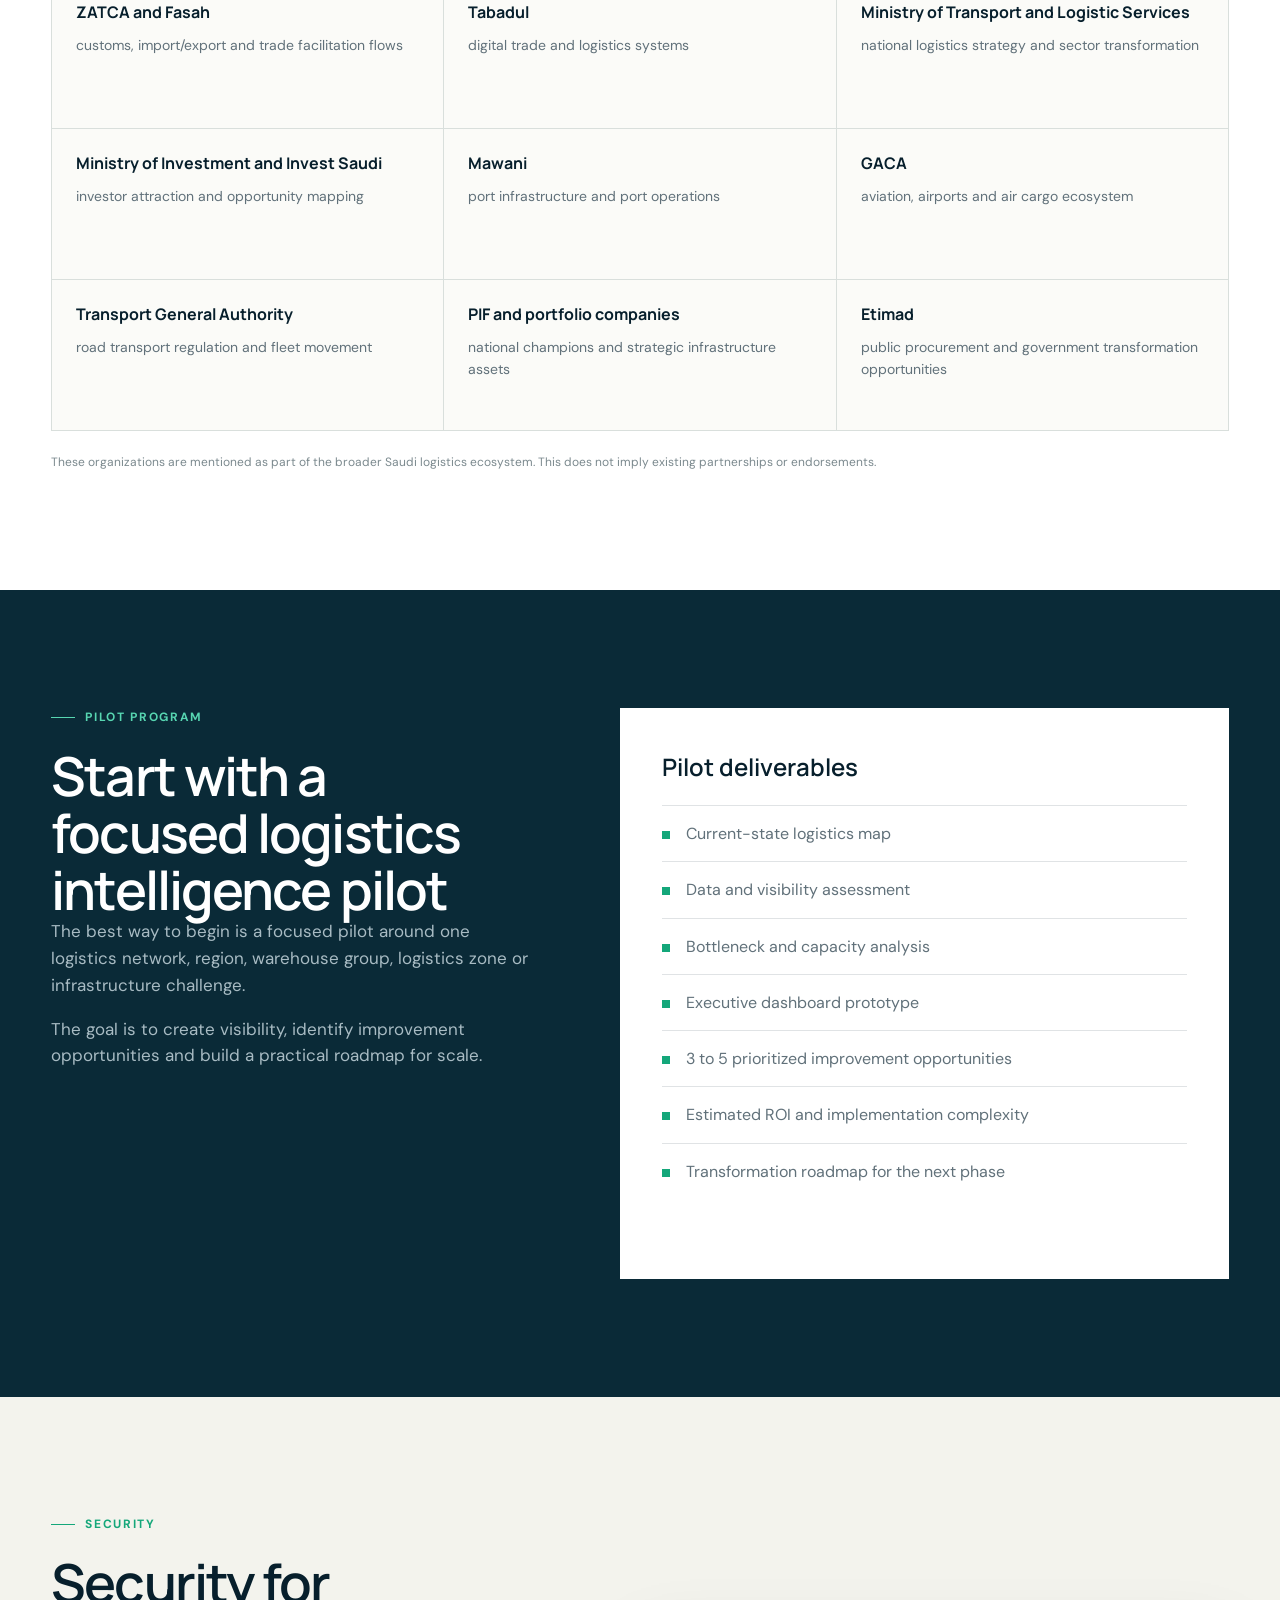
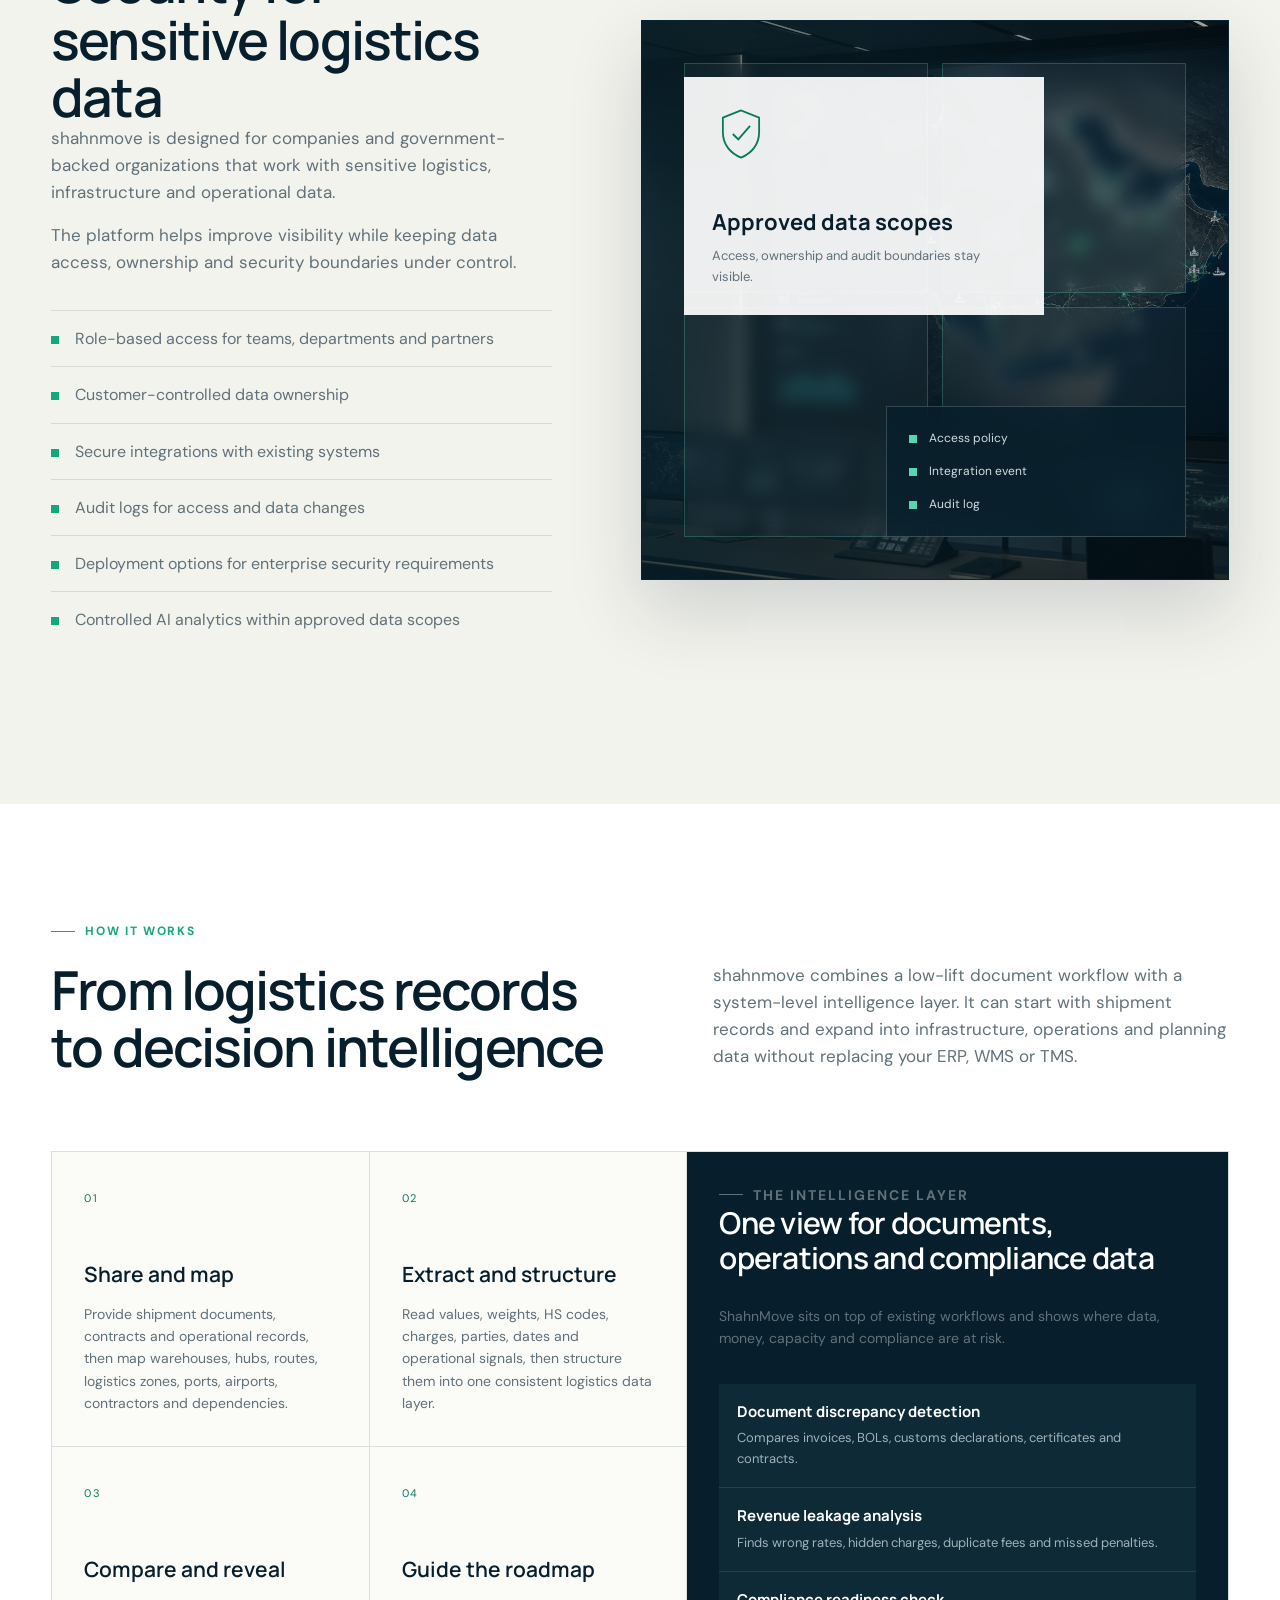
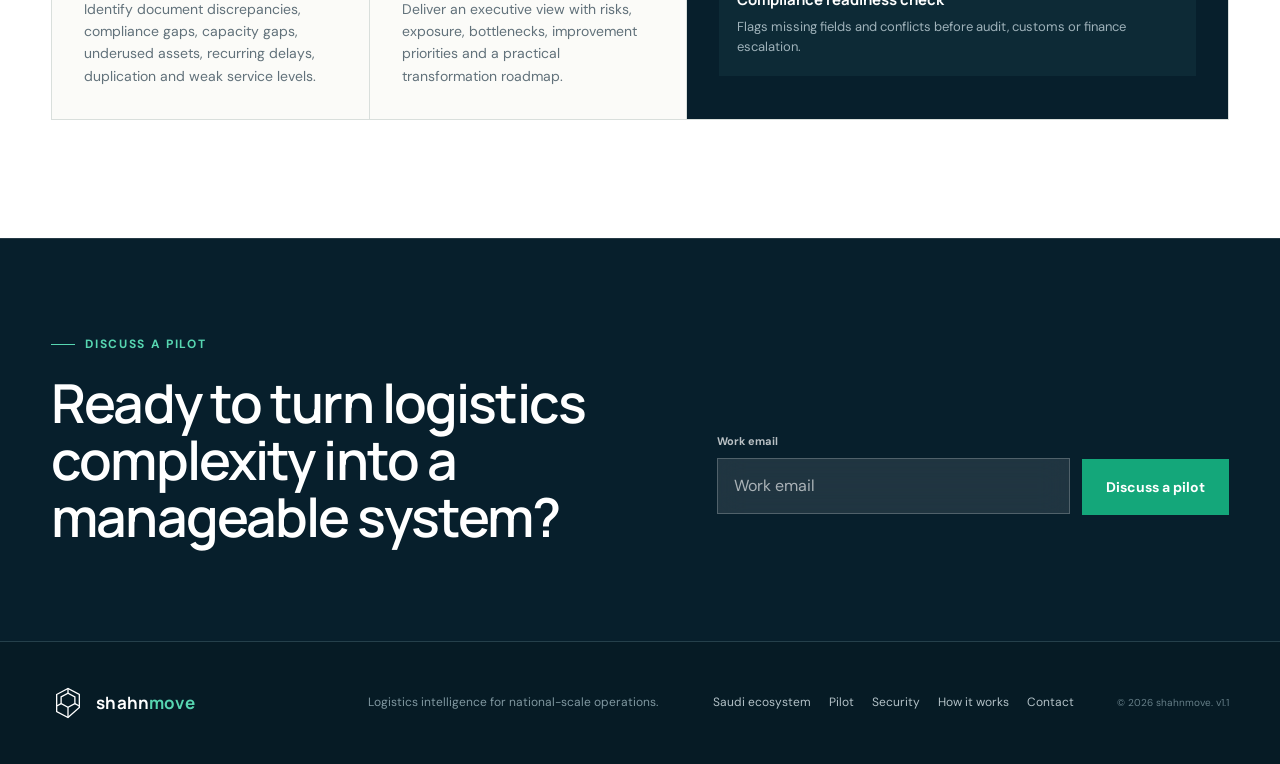
<file: v1.1/index.html>
<!doctype html>
<html lang="en">
<head>
  <meta charset="utf-8">
  <meta name="viewport" content="width=device-width, initial-scale=1">
  <meta name="description" content="shahnmove helps national champions, government-backed enterprises and infrastructure operators gain visibility across complex logistics networks, identify bottlenecks and run focused logistics intelligence pilots.">
  <meta name="theme-color" content="#071f2c">
  <meta property="og:title" content="shahnmove | Focused Logistics Intelligence Pilot">
  <meta property="og:description" content="A focused logistics intelligence pilot for national-scale operators, Saudi ecosystem stakeholders and sensitive logistics data environments.">
  <meta property="og:type" content="website">
  <title>shahnmove | Focused Logistics Intelligence Pilot</title>
  <link rel="preconnect" href="https://fonts.googleapis.com">
  <link rel="preconnect" href="https://fonts.gstatic.com" crossorigin>
  <link href="https://fonts.googleapis.com/css2?family=DM+Sans:wght@400;500;600;700&family=Manrope:wght@500;600;700&display=swap" rel="stylesheet">
  <link rel="stylesheet" href="styles.css">
  <script src="script.js" defer></script>
</head>
<body>
  <a class="skip-link" href="#main">Skip to content</a>
  <header class="site-header">
    <a class="brand" href="#top" aria-label="shahnmove home">
      <svg class="brand-mark" viewBox="0 0 42 42" aria-hidden="true"><path d="M7 10.5 21 3l14 7.5v16L21 39 7 31.5z"/><path d="m12.5 13.5 8.5-4.6 8.5 4.6v8.2L21 26.3l-8.5-4.6z"/><path d="M21 26.3V39m0-30.1V3m-8.5 18.7L7 24.7m22.5-3 5.5 3"/></svg>
      <span>shahn<span>move</span></span>
    </a>
    <nav class="desktop-nav" aria-label="Primary navigation">
      <a href="#ecosystem">Saudi ecosystem</a>
      <a href="#pilot">Pilot</a>
      <a href="#security">Security</a>
      <a href="#process">How it works</a>
      <a href="#contact">Contact</a>
    </nav>
    <a class="header-cta" href="#contact">Discuss a pilot</a>
    <button class="menu-button" type="button" aria-label="Open menu" aria-expanded="false"><span></span><span></span></button>
  </header>

  <main id="main">
    <section class="pilot-hero" id="top">
      <div class="pilot-photo reveal">
        <div class="photo-label">
          <span>Built for operations</span>
          <strong>Saudi Arabia & GCC</strong>
        </div>
        <p class="hero-audience">For logistics operators, freight forwarders, customs brokers, warehouses and enterprise supply chain teams in Saudi Arabia and GCC.</p>
      </div>
      <div class="pilot-content reveal">
        <p class="kicker">Free pilot</p>
        <h1>Start with a free audit of your last 10 shipments</h1>
        <ul class="check-list">
          <li><span>✓</span> Review of 10 recent shipments</li>
          <li><span>✓</span> Cross-document discrepancy report</li>
          <li><span>✓</span> Compliance readiness score</li>
          <li><span>✓</span> Estimated financial exposure in SAR</li>
          <li><span>✓</span> ZATCA-aligned review of customs and trade data readiness</li>
        </ul>
        <a class="button button-primary" href="#contact">Request free audit</a>
      </div>
    </section>

    <section class="section ecosystem" id="ecosystem">
      <div class="ecosystem-copy reveal">
        <p class="kicker">Saudi ecosystem</p>
        <h2>Designed with the Saudi logistics ecosystem in mind</h2>
        <p>Saudi Arabia's logistics transformation is shaped by national strategies, infrastructure investment, customs modernization, port and airport development, special economic zones and the growth of national champions.</p>
        <p>shahnmove is built for organizations operating across this ecosystem and working in coordination with stakeholders such as customs authorities, transport regulators, port and aviation authorities, investment bodies and government-backed infrastructure programs.</p>
      </div>
      <div class="ecosystem-grid reveal" aria-label="Saudi logistics ecosystem examples">
        <article><strong>ZATCA and Fasah</strong><span>customs, import/export and trade facilitation flows</span></article>
        <article><strong>Tabadul</strong><span>digital trade and logistics systems</span></article>
        <article><strong>Ministry of Transport and Logistic Services</strong><span>national logistics strategy and sector transformation</span></article>
        <article><strong>Ministry of Investment and Invest Saudi</strong><span>investor attraction and opportunity mapping</span></article>
        <article><strong>Mawani</strong><span>port infrastructure and port operations</span></article>
        <article><strong>GACA</strong><span>aviation, airports and air cargo ecosystem</span></article>
        <article><strong>Transport General Authority</strong><span>road transport regulation and fleet movement</span></article>
        <article><strong>PIF and portfolio companies</strong><span>national champions and strategic infrastructure assets</span></article>
        <article><strong>Etimad</strong><span>public procurement and government transformation opportunities</span></article>
      </div>
      <p class="disclaimer reveal">These organizations are mentioned as part of the broader Saudi logistics ecosystem. This does not imply existing partnerships or endorsements.</p>
    </section>

    <section class="section pilot-program" id="pilot">
      <div class="pilot-shell">
        <div class="pilot-copy reveal">
          <p class="kicker kicker-light">Pilot program</p>
          <h2>Start with a focused logistics intelligence pilot</h2>
          <p>The best way to begin is a focused pilot around one logistics network, region, warehouse group, logistics zone or infrastructure challenge.</p>
          <p>The goal is to create visibility, identify improvement opportunities and build a practical roadmap for scale.</p>
        </div>
        <div class="deliverables reveal">
          <h3>Pilot deliverables</h3>
          <ul class="compact-list">
            <li>Current-state logistics map</li>
            <li>Data and visibility assessment</li>
            <li>Bottleneck and capacity analysis</li>
            <li>Executive dashboard prototype</li>
            <li>3 to 5 prioritized improvement opportunities</li>
            <li>Estimated ROI and implementation complexity</li>
            <li>Transformation roadmap for the next phase</li>
          </ul>
        </div>
      </div>
    </section>

    <section class="section security-section" id="security">
      <div class="security-copy reveal">
        <p class="kicker">Security</p>
        <h2>Security for sensitive logistics data</h2>
        <p>shahnmove is designed for companies and government-backed organizations that work with sensitive logistics, infrastructure and operational data.</p>
        <p>The platform helps improve visibility while keeping data access, ownership and security boundaries under control.</p>
        <ul class="compact-list">
          <li>Role-based access for teams, departments and partners</li>
          <li>Customer-controlled data ownership</li>
          <li>Secure integrations with existing systems</li>
          <li>Audit logs for access and data changes</li>
          <li>Deployment options for enterprise security requirements</li>
          <li>Controlled AI analytics within approved data scopes</li>
        </ul>
      </div>
      <div class="security-visual reveal" aria-label="Protected logistics data layer over a regional network">
        <div class="map-layer"></div>
        <div class="secure-grid">
          <span></span><span></span><span></span><span></span>
        </div>
        <div class="shield-card">
          <svg viewBox="0 0 64 64" aria-hidden="true"><path d="M32 6 12 14v16c0 14 8.8 23.5 20 28 11.2-4.5 20-14 20-28V14z"/><path d="m23 32 6 6 13-15"/></svg>
          <strong>Approved data scopes</strong>
          <small>Access, ownership and audit boundaries stay visible.</small>
        </div>
        <div class="audit-trail">
          <i></i><span>Access policy</span>
          <i></i><span>Integration event</span>
          <i></i><span>Audit log</span>
        </div>
      </div>
    </section>

    <section class="section process" id="process">
      <div class="process-head reveal">
        <div>
          <p class="kicker">How it works</p>
          <h2>From logistics records to decision intelligence</h2>
        </div>
        <p>shahnmove combines a low-lift document workflow with a system-level intelligence layer. It can start with shipment records and expand into infrastructure, operations and planning data without replacing your ERP, WMS or TMS.</p>
      </div>
      <div class="process-layout">
        <div class="steps reveal">
          <article>
            <span>01</span>
            <h3>Share and map</h3>
            <p>Provide shipment documents, contracts and operational records, then map warehouses, hubs, routes, logistics zones, ports, airports, contractors and dependencies.</p>
          </article>
          <article>
            <span>02</span>
            <h3>Extract and structure</h3>
            <p>Read values, weights, HS codes, charges, parties, dates and operational signals, then structure them into one consistent logistics data layer.</p>
          </article>
          <article>
            <span>03</span>
            <h3>Compare and reveal</h3>
            <p>Identify document discrepancies, compliance gaps, capacity gaps, underused assets, recurring delays, duplication and weak service levels.</p>
          </article>
          <article>
            <span>04</span>
            <h3>Guide the roadmap</h3>
            <p>Deliver an executive view with risks, exposure, bottlenecks, improvement priorities and a practical transformation roadmap.</p>
          </article>
        </div>
        <aside class="intelligence-layer reveal">
          <p class="kicker kicker-light">The intelligence layer</p>
          <h3>One view for documents, operations and compliance data</h3>
          <p>ShahnMove sits on top of existing workflows and shows where data, money, capacity and compliance are at risk.</p>
          <div class="cap-list">
            <article><strong>Document discrepancy detection</strong><span>Compares invoices, BOLs, customs declarations, certificates and contracts.</span></article>
            <article><strong>Revenue leakage analysis</strong><span>Finds wrong rates, hidden charges, duplicate fees and missed penalties.</span></article>
            <article><strong>Compliance readiness check</strong><span>Flags missing fields and conflicts before audit, customs or finance escalation.</span></article>
          </div>
        </aside>
      </div>
    </section>

    <section class="contact" id="contact">
      <div class="contact-copy reveal">
        <p class="kicker kicker-light">Discuss a pilot</p>
        <h2>Ready to turn logistics complexity into a manageable system?</h2>
      </div>
      <form class="contact-form lead-form reveal" id="contact-form" aria-label="Contact shahnmove">
        <label>
          <span>Work email</span>
          <input name="email" type="email" autocomplete="email" placeholder="Work email" required>
        </label>
        <button class="button button-primary" type="submit">Discuss a pilot</button>
        <p class="form-status" role="status" aria-live="polite"></p>
      </form>
    </section>
  </main>

  <footer>
    <a class="brand brand-footer" href="#top" aria-label="shahnmove home">
      <svg class="brand-mark" viewBox="0 0 42 42" aria-hidden="true"><path d="M7 10.5 21 3l14 7.5v16L21 39 7 31.5z"/><path d="m12.5 13.5 8.5-4.6 8.5 4.6v8.2L21 26.3l-8.5-4.6z"/><path d="M21 26.3V39m0-30.1V3m-8.5 18.7L7 24.7m22.5-3 5.5 3"/></svg>
      <span>shahn<span>move</span></span>
    </a>
    <p>Logistics intelligence for national-scale operations.</p>
    <nav aria-label="Footer navigation">
      <a href="#ecosystem">Saudi ecosystem</a>
      <a href="#pilot">Pilot</a>
      <a href="#security">Security</a>
      <a href="#process">How it works</a>
      <a href="#contact">Contact</a>
    </nav>
    <small>© <span id="year"></span> shahnmove. v1.1</small>
  </footer>
</body>
</html>
</file>
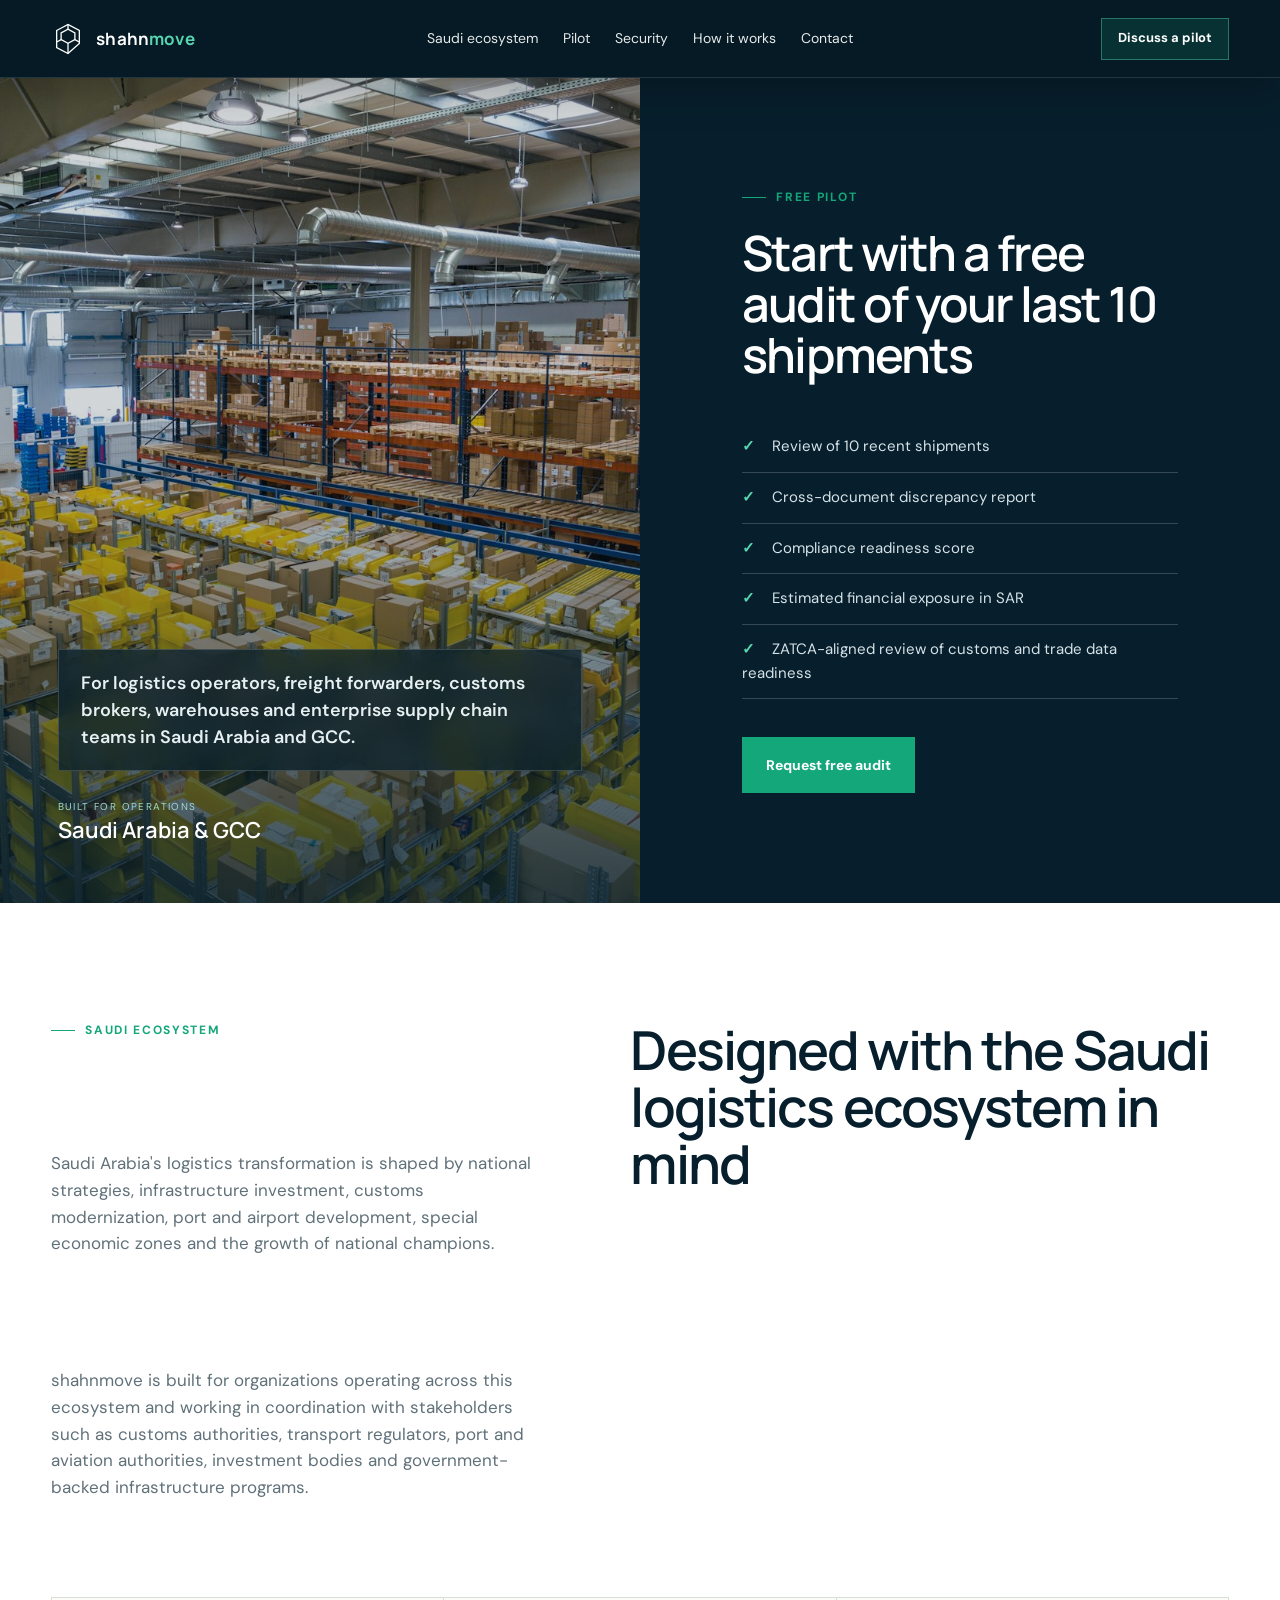
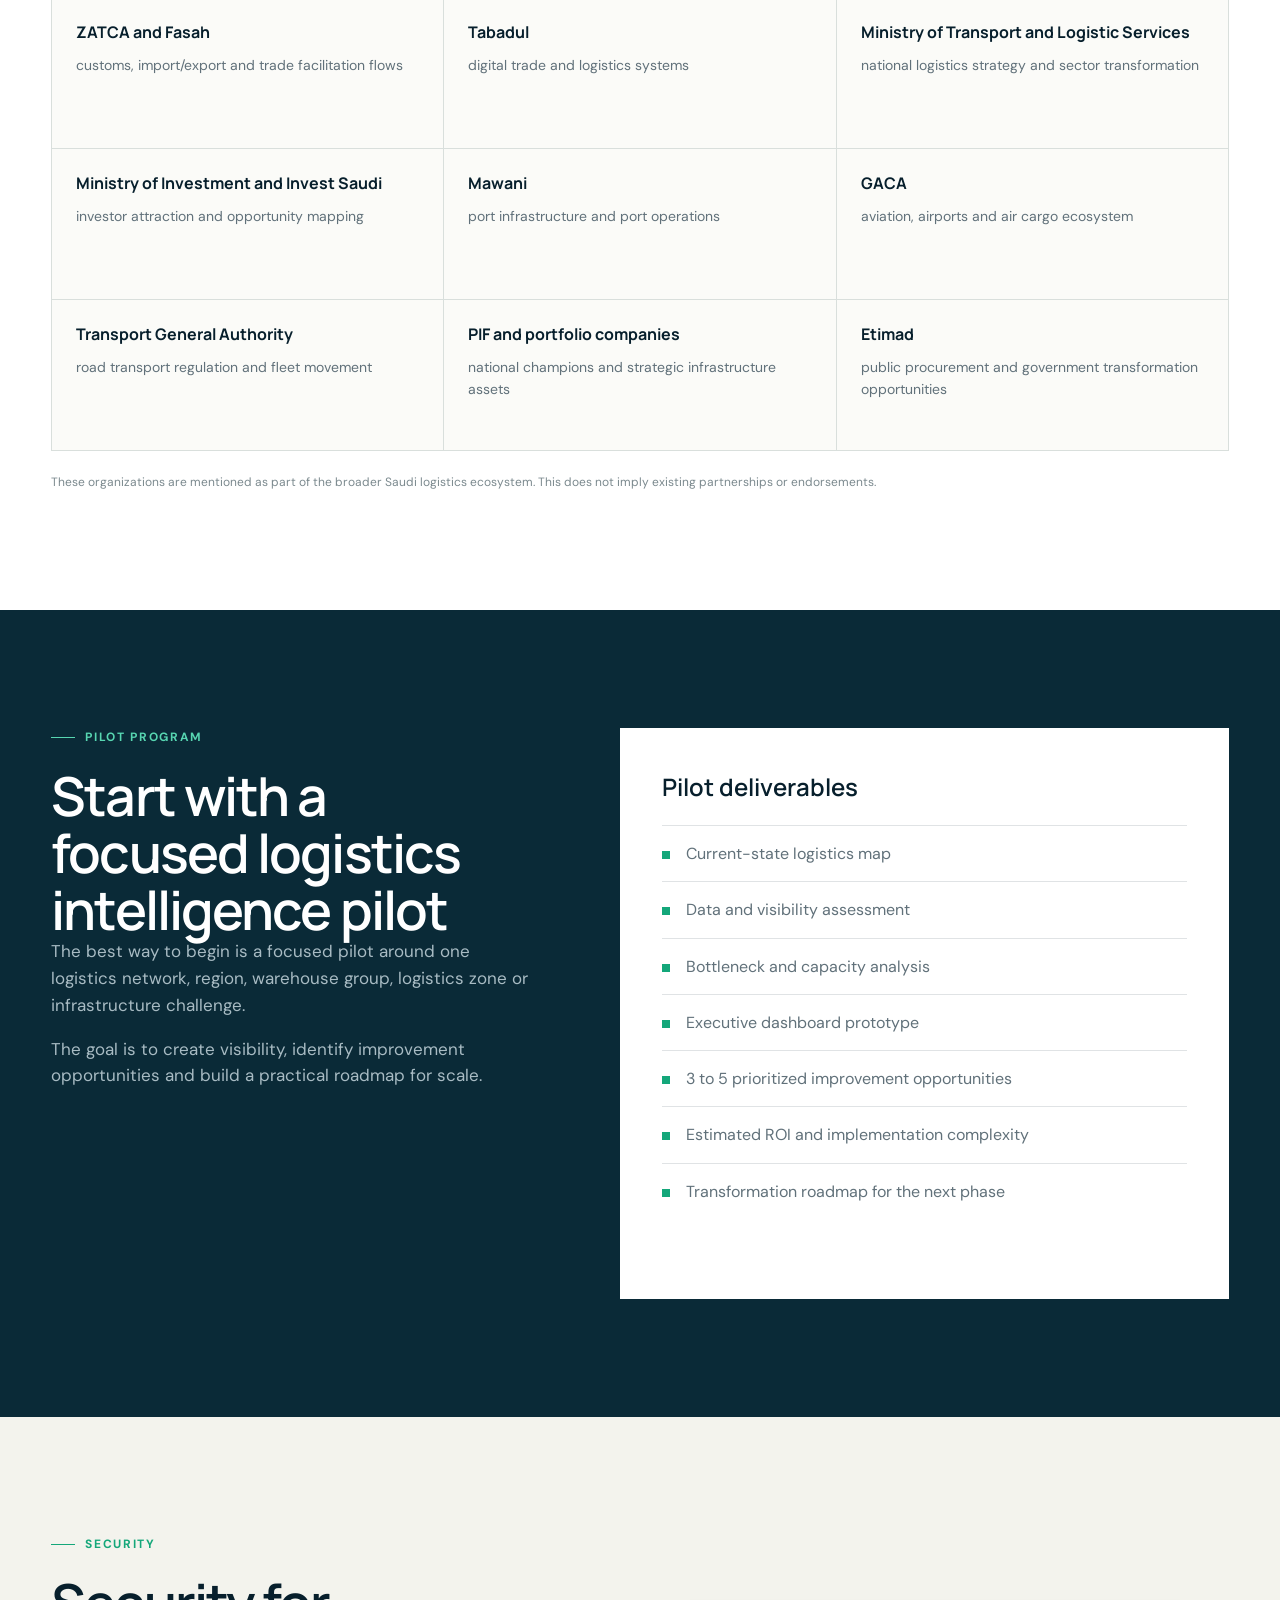
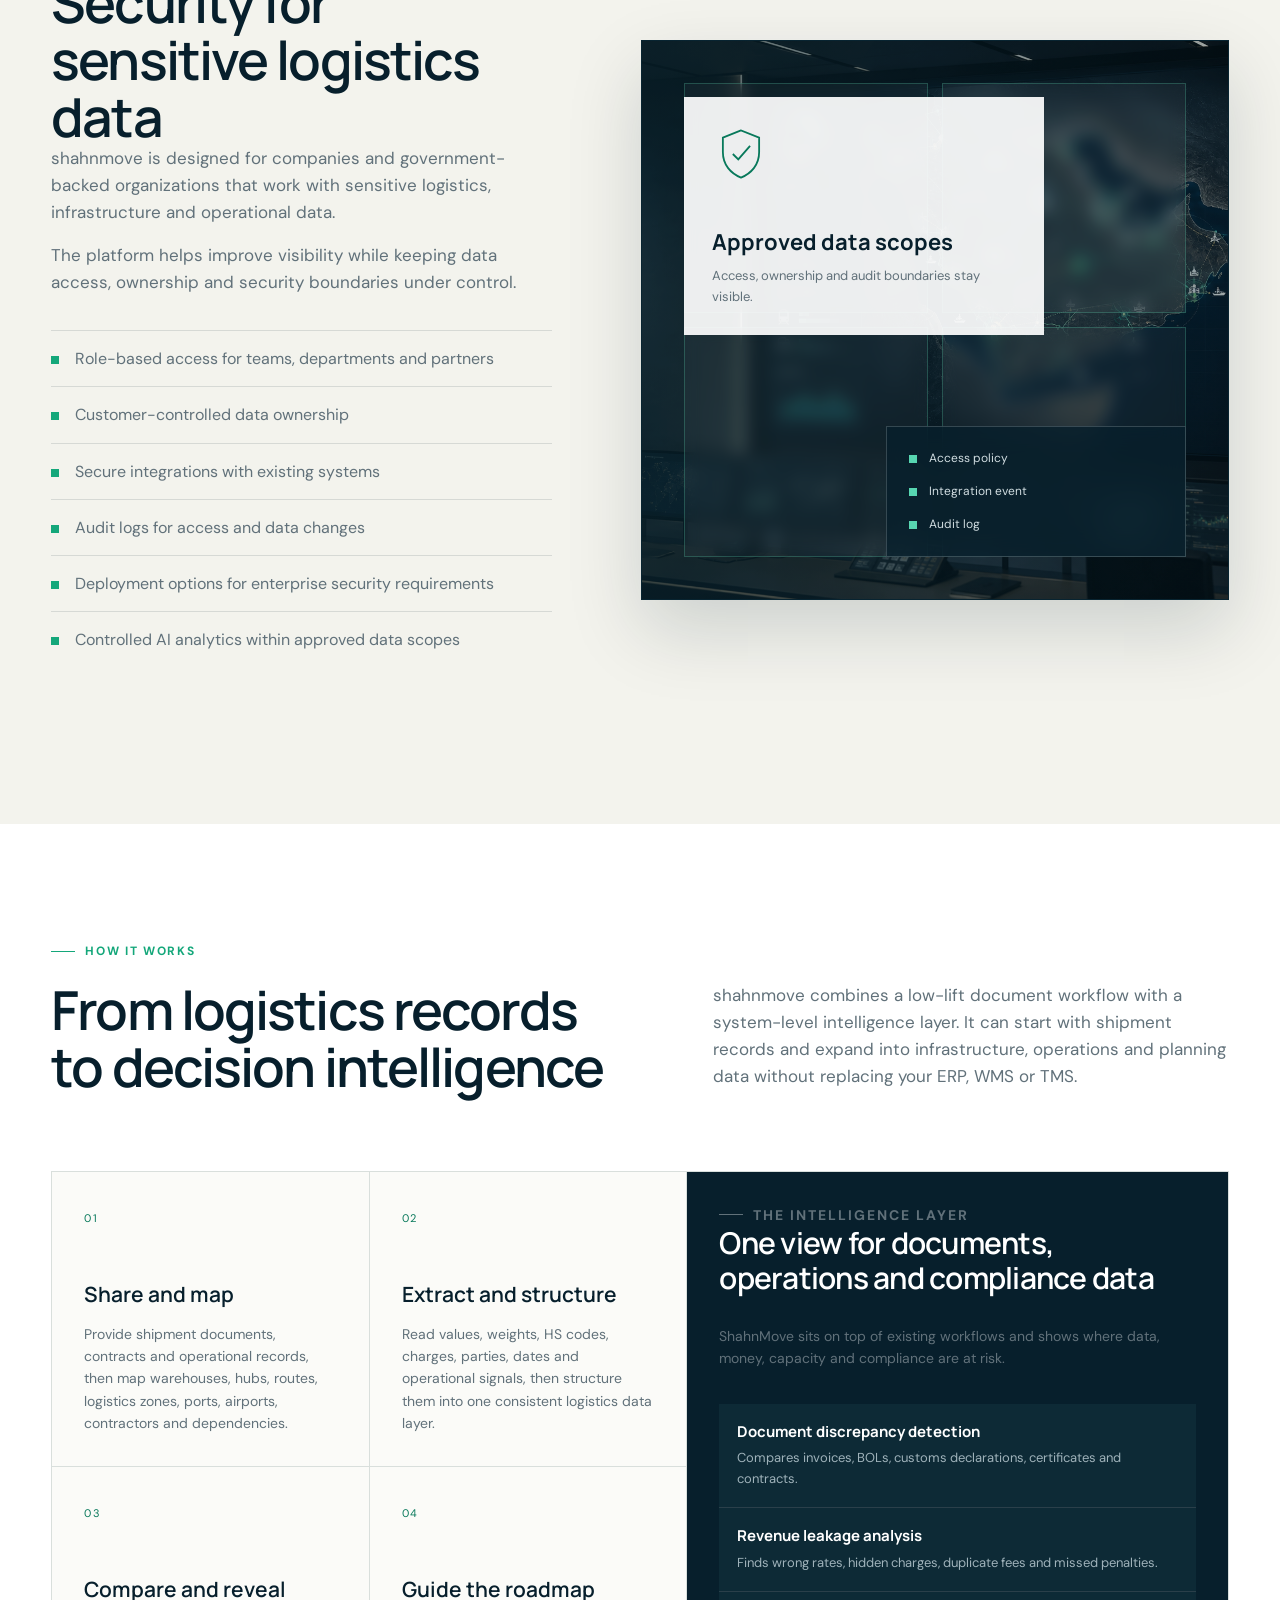
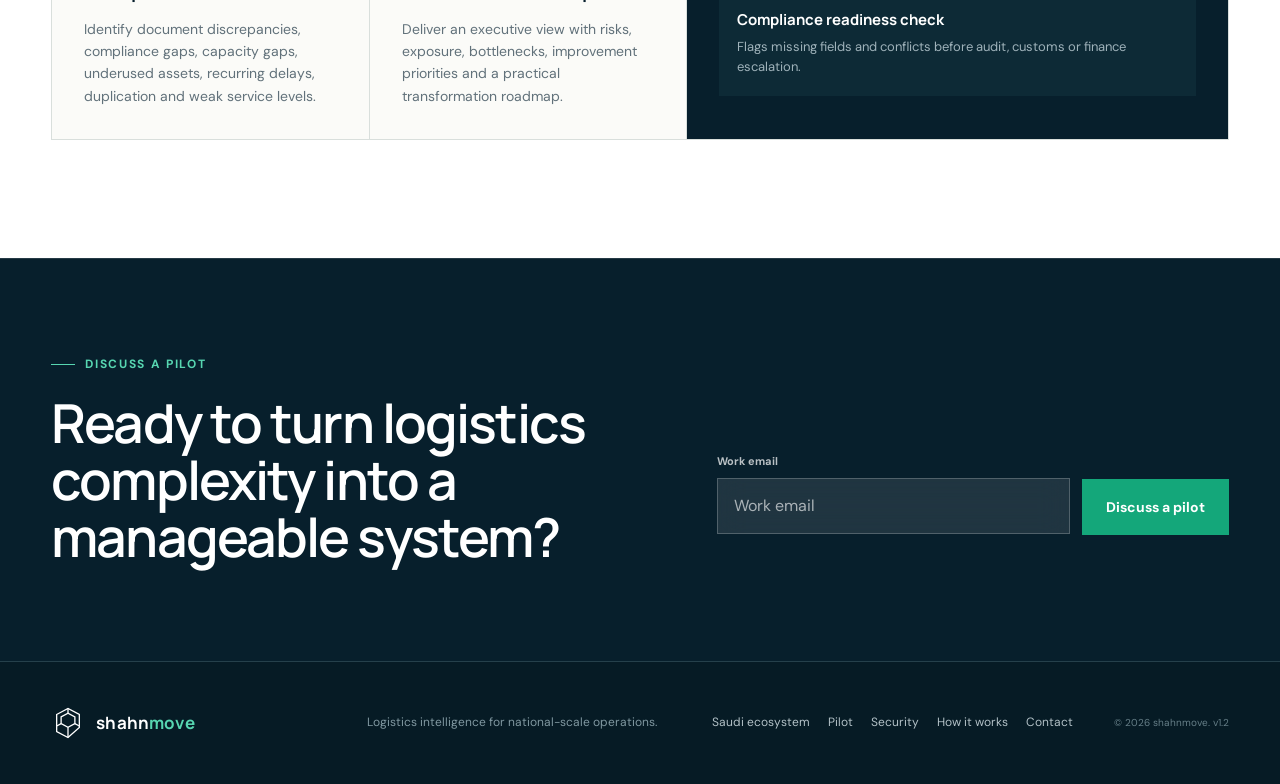
<file: v1.2/index.html>
<!doctype html>
<html lang="en">
<head>
  <meta charset="utf-8">
  <meta name="viewport" content="width=device-width, initial-scale=1">
  <meta name="description" content="shahnmove helps national champions, government-backed enterprises and infrastructure operators gain visibility across complex logistics networks, identify bottlenecks and run focused logistics intelligence pilots.">
  <meta name="theme-color" content="#071f2c">
  <meta property="og:title" content="shahnmove | Focused Logistics Intelligence Pilot">
  <meta property="og:description" content="A focused logistics intelligence pilot for national-scale operators, Saudi ecosystem stakeholders and sensitive logistics data environments.">
  <meta property="og:type" content="website">
  <title>shahnmove | Focused Logistics Intelligence Pilot</title>
  <link rel="preconnect" href="https://fonts.googleapis.com">
  <link rel="preconnect" href="https://fonts.gstatic.com" crossorigin>
  <link href="https://fonts.googleapis.com/css2?family=DM+Sans:wght@400;500;600;700&family=Manrope:wght@500;600;700&display=swap" rel="stylesheet">
  <link rel="stylesheet" href="styles.css">
  <script src="leads-config.js" defer></script>
  <script src="script.js" defer></script>
</head>
<body>
  <a class="skip-link" href="#main">Skip to content</a>
  <header class="site-header">
    <a class="brand" href="#top" aria-label="shahnmove home">
      <svg class="brand-mark" viewBox="0 0 42 42" aria-hidden="true"><path d="M7 10.5 21 3l14 7.5v16L21 39 7 31.5z"/><path d="m12.5 13.5 8.5-4.6 8.5 4.6v8.2L21 26.3l-8.5-4.6z"/><path d="M21 26.3V39m0-30.1V3m-8.5 18.7L7 24.7m22.5-3 5.5 3"/></svg>
      <span>shahn<span>move</span></span>
    </a>
    <nav class="desktop-nav" aria-label="Primary navigation">
      <a href="#ecosystem">Saudi ecosystem</a>
      <a href="#pilot">Pilot</a>
      <a href="#security">Security</a>
      <a href="#process">How it works</a>
      <a href="#contact">Contact</a>
    </nav>
    <a class="header-cta" href="#contact">Discuss a pilot</a>
    <button class="menu-button" type="button" aria-label="Open menu" aria-expanded="false"><span></span><span></span></button>
  </header>

  <main id="main">
    <section class="pilot-hero" id="top">
      <div class="pilot-photo reveal">
        <div class="photo-label">
          <span>Built for operations</span>
          <strong>Saudi Arabia & GCC</strong>
        </div>
        <p class="hero-audience">For logistics operators, freight forwarders, customs brokers, warehouses and enterprise supply chain teams in Saudi Arabia and GCC.</p>
      </div>
      <div class="pilot-content reveal">
        <p class="kicker">Free pilot</p>
        <h1>Start with a free audit of your last 10 shipments</h1>
        <ul class="check-list">
          <li><span>✓</span> Review of 10 recent shipments</li>
          <li><span>✓</span> Cross-document discrepancy report</li>
          <li><span>✓</span> Compliance readiness score</li>
          <li><span>✓</span> Estimated financial exposure in SAR</li>
          <li><span>✓</span> ZATCA-aligned review of customs and trade data readiness</li>
        </ul>
        <a class="button button-primary" href="#contact">Request free audit</a>
      </div>
    </section>

    <section class="section ecosystem" id="ecosystem">
      <div class="ecosystem-copy reveal">
        <p class="kicker">Saudi ecosystem</p>
        <h2>Designed with the Saudi logistics ecosystem in mind</h2>
        <p>Saudi Arabia's logistics transformation is shaped by national strategies, infrastructure investment, customs modernization, port and airport development, special economic zones and the growth of national champions.</p>
        <p>shahnmove is built for organizations operating across this ecosystem and working in coordination with stakeholders such as customs authorities, transport regulators, port and aviation authorities, investment bodies and government-backed infrastructure programs.</p>
      </div>
      <div class="ecosystem-grid reveal" aria-label="Saudi logistics ecosystem examples">
        <article><strong>ZATCA and Fasah</strong><span>customs, import/export and trade facilitation flows</span></article>
        <article><strong>Tabadul</strong><span>digital trade and logistics systems</span></article>
        <article><strong>Ministry of Transport and Logistic Services</strong><span>national logistics strategy and sector transformation</span></article>
        <article><strong>Ministry of Investment and Invest Saudi</strong><span>investor attraction and opportunity mapping</span></article>
        <article><strong>Mawani</strong><span>port infrastructure and port operations</span></article>
        <article><strong>GACA</strong><span>aviation, airports and air cargo ecosystem</span></article>
        <article><strong>Transport General Authority</strong><span>road transport regulation and fleet movement</span></article>
        <article><strong>PIF and portfolio companies</strong><span>national champions and strategic infrastructure assets</span></article>
        <article><strong>Etimad</strong><span>public procurement and government transformation opportunities</span></article>
      </div>
      <p class="disclaimer reveal">These organizations are mentioned as part of the broader Saudi logistics ecosystem. This does not imply existing partnerships or endorsements.</p>
    </section>

    <section class="section pilot-program" id="pilot">
      <div class="pilot-shell">
        <div class="pilot-copy reveal">
          <p class="kicker kicker-light">Pilot program</p>
          <h2>Start with a focused logistics intelligence pilot</h2>
          <p>The best way to begin is a focused pilot around one logistics network, region, warehouse group, logistics zone or infrastructure challenge.</p>
          <p>The goal is to create visibility, identify improvement opportunities and build a practical roadmap for scale.</p>
        </div>
        <div class="deliverables reveal">
          <h3>Pilot deliverables</h3>
          <ul class="compact-list">
            <li>Current-state logistics map</li>
            <li>Data and visibility assessment</li>
            <li>Bottleneck and capacity analysis</li>
            <li>Executive dashboard prototype</li>
            <li>3 to 5 prioritized improvement opportunities</li>
            <li>Estimated ROI and implementation complexity</li>
            <li>Transformation roadmap for the next phase</li>
          </ul>
        </div>
      </div>
    </section>

    <section class="section security-section" id="security">
      <div class="security-copy reveal">
        <p class="kicker">Security</p>
        <h2>Security for sensitive logistics data</h2>
        <p>shahnmove is designed for companies and government-backed organizations that work with sensitive logistics, infrastructure and operational data.</p>
        <p>The platform helps improve visibility while keeping data access, ownership and security boundaries under control.</p>
        <ul class="compact-list">
          <li>Role-based access for teams, departments and partners</li>
          <li>Customer-controlled data ownership</li>
          <li>Secure integrations with existing systems</li>
          <li>Audit logs for access and data changes</li>
          <li>Deployment options for enterprise security requirements</li>
          <li>Controlled AI analytics within approved data scopes</li>
        </ul>
      </div>
      <div class="security-visual reveal" aria-label="Protected logistics data layer over a regional network">
        <div class="map-layer"></div>
        <div class="secure-grid">
          <span></span><span></span><span></span><span></span>
        </div>
        <div class="shield-card">
          <svg viewBox="0 0 64 64" aria-hidden="true"><path d="M32 6 12 14v16c0 14 8.8 23.5 20 28 11.2-4.5 20-14 20-28V14z"/><path d="m23 32 6 6 13-15"/></svg>
          <strong>Approved data scopes</strong>
          <small>Access, ownership and audit boundaries stay visible.</small>
        </div>
        <div class="audit-trail">
          <i></i><span>Access policy</span>
          <i></i><span>Integration event</span>
          <i></i><span>Audit log</span>
        </div>
      </div>
    </section>

    <section class="section process" id="process">
      <div class="process-head reveal">
        <div>
          <p class="kicker">How it works</p>
          <h2>From logistics records to decision intelligence</h2>
        </div>
        <p>shahnmove combines a low-lift document workflow with a system-level intelligence layer. It can start with shipment records and expand into infrastructure, operations and planning data without replacing your ERP, WMS or TMS.</p>
      </div>
      <div class="process-layout">
        <div class="steps reveal">
          <article>
            <span>01</span>
            <h3>Share and map</h3>
            <p>Provide shipment documents, contracts and operational records, then map warehouses, hubs, routes, logistics zones, ports, airports, contractors and dependencies.</p>
          </article>
          <article>
            <span>02</span>
            <h3>Extract and structure</h3>
            <p>Read values, weights, HS codes, charges, parties, dates and operational signals, then structure them into one consistent logistics data layer.</p>
          </article>
          <article>
            <span>03</span>
            <h3>Compare and reveal</h3>
            <p>Identify document discrepancies, compliance gaps, capacity gaps, underused assets, recurring delays, duplication and weak service levels.</p>
          </article>
          <article>
            <span>04</span>
            <h3>Guide the roadmap</h3>
            <p>Deliver an executive view with risks, exposure, bottlenecks, improvement priorities and a practical transformation roadmap.</p>
          </article>
        </div>
        <aside class="intelligence-layer reveal">
          <p class="kicker kicker-light">The intelligence layer</p>
          <h3>One view for documents, operations and compliance data</h3>
          <p>ShahnMove sits on top of existing workflows and shows where data, money, capacity and compliance are at risk.</p>
          <div class="cap-list">
            <article><strong>Document discrepancy detection</strong><span>Compares invoices, BOLs, customs declarations, certificates and contracts.</span></article>
            <article><strong>Revenue leakage analysis</strong><span>Finds wrong rates, hidden charges, duplicate fees and missed penalties.</span></article>
            <article><strong>Compliance readiness check</strong><span>Flags missing fields and conflicts before audit, customs or finance escalation.</span></article>
          </div>
        </aside>
      </div>
    </section>

    <section class="contact" id="contact">
      <div class="contact-copy reveal">
        <p class="kicker kicker-light">Discuss a pilot</p>
        <h2>Ready to turn logistics complexity into a manageable system?</h2>
      </div>
      <form class="contact-form lead-form reveal" id="contact-form" aria-label="Contact shahnmove">
        <label>
          <span>Work email</span>
          <input name="email" type="email" autocomplete="email" placeholder="Work email" required>
        </label>
        <button class="button button-primary" type="submit">Discuss a pilot</button>
        <p class="form-status" role="status" aria-live="polite"></p>
      </form>
    </section>
  </main>

  <footer>
    <a class="brand brand-footer" href="#top" aria-label="shahnmove home">
      <svg class="brand-mark" viewBox="0 0 42 42" aria-hidden="true"><path d="M7 10.5 21 3l14 7.5v16L21 39 7 31.5z"/><path d="m12.5 13.5 8.5-4.6 8.5 4.6v8.2L21 26.3l-8.5-4.6z"/><path d="M21 26.3V39m0-30.1V3m-8.5 18.7L7 24.7m22.5-3 5.5 3"/></svg>
      <span>shahn<span>move</span></span>
    </a>
    <p>Logistics intelligence for national-scale operations.</p>
    <nav aria-label="Footer navigation">
      <a href="#ecosystem">Saudi ecosystem</a>
      <a href="#pilot">Pilot</a>
      <a href="#security">Security</a>
      <a href="#process">How it works</a>
      <a href="#contact">Contact</a>
    </nav>
    <small>© <span id="year"></span> shahnmove. v1.2</small>
  </footer>
</body>
</html>
</file>
<file: styles.css>
:root {
  --ink: #071f2c;
  --ink-2: #123443;
  --panel: #0d2a36;
  --muted: #64747b;
  --muted-dark: #9aabb2;
  --green: #14a77a;
  --green-light: #57d6b1;
  --sand: #d7c7a3;
  --cream: #f4f3ee;
  --line: #d8dfdc;
  --white: #fff;
  --display: "Manrope", sans-serif;
  --body: "DM Sans", sans-serif;
}

* { box-sizing: border-box; }
html { scroll-behavior: smooth; }
body {
  margin: 0;
  color: var(--ink);
  background: #f8f8f4;
  font-family: var(--body);
  font-size: 16px;
  line-height: 1.58;
}
a { color: inherit; text-decoration: none; }
button, input { font: inherit; }
h1, h2, h3, p { margin-top: 0; }
img { display: block; max-width: 100%; }

.skip-link {
  position: absolute;
  left: -999px;
  top: 8px;
  background: var(--white);
  padding: 10px;
  z-index: 100;
}
.skip-link:focus { left: 8px; }

.site-header {
  height: 82px;
  max-width: 1480px;
  margin: auto;
  padding: 0 4vw;
  display: grid;
  grid-template-columns: 1fr auto 1fr;
  align-items: center;
  position: absolute;
  z-index: 20;
  left: 0;
  right: 0;
  top: 0;
  color: var(--white);
}

.brand {
  display: flex;
  align-items: center;
  gap: 11px;
  font: 700 17px/1 var(--display);
  letter-spacing: .01em;
}
.brand > span > span { color: var(--green-light); }
.brand-mark {
  width: 34px;
  height: 34px;
  fill: none;
  stroke: currentColor;
  stroke-width: 1.6;
}
.desktop-nav {
  display: flex;
  gap: 30px;
  font-size: 14px;
  color: rgba(255,255,255,.82);
}
.desktop-nav a, .header-cta { transition: color .2s, opacity .2s; }
.desktop-nav a:hover, .header-cta:hover { color: var(--green-light); }
.header-cta {
  justify-self: end;
  min-height: 42px;
  padding: 0 16px;
  display: inline-flex;
  align-items: center;
  border: 1px solid rgba(255,255,255,.24);
  background: rgba(255,255,255,.06);
  font-size: 13px;
  font-weight: 700;
  backdrop-filter: blur(14px);
}
.menu-button {
  display: none;
  background: none;
  border: 0;
  color: var(--white);
  padding: 8px;
}
.menu-button span {
  display: block;
  width: 24px;
  border-top: 1.5px solid currentColor;
  margin: 6px;
}

.hero {
  min-height: 880px;
  position: relative;
  overflow: hidden;
  display: grid;
  grid-template-columns: minmax(0, 1fr);
  align-items: end;
  padding: 170px max(4vw, calc((100vw - 1480px) / 2 + 4vw)) 76px;
  color: var(--white);
  background: var(--ink);
}
.hero-media {
  position: absolute;
  inset: 0;
}
.hero-media img {
  width: 100%;
  height: 100%;
  object-fit: cover;
}
.hero-shade {
  position: absolute;
  inset: 0;
  background:
    linear-gradient(90deg, rgba(4,18,26,.96) 0%, rgba(4,18,26,.82) 34%, rgba(4,18,26,.38) 66%, rgba(4,18,26,.68) 100%),
    linear-gradient(180deg, rgba(4,18,26,.18) 0%, rgba(4,18,26,.24) 55%, rgba(4,18,26,.9) 100%);
}
.hero-content {
  position: relative;
  z-index: 2;
  max-width: 850px;
}
.eyebrow, .kicker {
  font-size: 12px;
  text-transform: uppercase;
  letter-spacing: .14em;
  font-weight: 700;
  color: var(--green-light);
  display: flex;
  align-items: center;
  gap: 10px;
}
.eyebrow span {
  width: 8px;
  height: 8px;
  border-radius: 50%;
  background: var(--green-light);
  box-shadow: 0 0 0 5px rgba(87,214,177,.13);
}
.hero h1 {
  font: 600 clamp(48px, 5.7vw, 92px)/.98 var(--display);
  letter-spacing: -.04em;
  margin: 26px 0 28px;
  max-width: 1040px;
}
.hero-lede {
  max-width: 760px;
  color: #d1dde1;
  font-size: 20px;
  line-height: 1.68;
}
.hero-support {
  max-width: 650px;
  color: #a8bbc3;
  font-size: 16px;
  margin-bottom: 34px;
}
.hero-form {
  display: grid;
  grid-template-columns: minmax(260px, 390px) auto;
  gap: 12px;
  align-items: start;
  max-width: 620px;
}

.lead-form label { display: block; }
.lead-form label span {
  display: block;
  font-size: 11px;
  font-weight: 700;
  color: rgba(255,255,255,.72);
  margin-bottom: 8px;
}
.lead-form input {
  width: 100%;
  height: 56px;
  border: 1px solid rgba(255,255,255,.22);
  background: rgba(255,255,255,.1);
  color: var(--white);
  padding: 0 16px;
  outline: none;
  border-radius: 0;
  backdrop-filter: blur(14px);
}
.lead-form input::placeholder { color: rgba(255,255,255,.62); }
.lead-form input:focus {
  border-color: var(--green-light);
  box-shadow: 0 0 0 3px rgba(87,214,177,.16);
}
.button {
  min-height: 56px;
  padding: 0 24px;
  display: inline-flex;
  align-items: center;
  justify-content: center;
  border: 0;
  font-weight: 700;
  font-size: 14px;
  cursor: pointer;
  transition: transform .2s, background .2s;
  white-space: nowrap;
}
.button:hover { transform: translateY(-2px); }
.button-primary {
  background: var(--green);
  color: var(--white);
}
.button-primary:hover { background: #17ba88; }
.lead-form .button {
  margin-top: 26px;
}
.form-status {
  grid-column: 1 / -1;
  min-height: 18px;
  margin: 0;
  color: var(--green-light);
  font-size: 12px;
}

.hero-panel {
  position: absolute;
  z-index: 2;
  right: max(4vw, calc((100vw - 1480px) / 2 + 4vw));
  bottom: 76px;
  width: min(430px, 36vw);
  padding: 24px;
  background: rgba(6,26,36,.78);
  border: 1px solid rgba(255,255,255,.16);
  box-shadow: 0 28px 80px rgba(0,0,0,.36);
  backdrop-filter: blur(18px);
}
.panel-head {
  display: flex;
  justify-content: space-between;
  gap: 20px;
  padding-bottom: 18px;
  border-bottom: 1px solid rgba(255,255,255,.12);
}
.panel-head span, .panel-grid span {
  display: block;
  color: #9db0b8;
  font-size: 10px;
  text-transform: uppercase;
  letter-spacing: .11em;
}
.panel-head strong {
  font: 600 16px var(--display);
  text-align: right;
}
.panel-grid {
  display: grid;
  grid-template-columns: repeat(3, 1fr);
  gap: 1px;
  margin-top: 18px;
  background: rgba(255,255,255,.12);
}
.panel-grid article {
  background: rgba(10,42,55,.86);
  padding: 16px 12px;
}
.panel-grid strong {
  display: block;
  margin-top: 8px;
  font: 700 26px var(--display);
}
.network-lines {
  height: 62px;
  margin-top: 18px;
  display: grid;
  gap: 9px;
}
.network-lines span {
  display: block;
  height: 1px;
  background: linear-gradient(90deg, transparent, var(--green-light), transparent);
  opacity: .72;
}
.network-lines span:nth-child(2) { width: 78%; }
.network-lines span:nth-child(3) { width: 54%; }

.signal-strip {
  min-height: 92px;
  display: grid;
  grid-template-columns: 1fr repeat(4, auto);
  align-items: center;
  gap: 34px;
  padding: 0 max(4vw, calc((100vw - 1480px) / 2 + 4vw));
  background: var(--white);
  border-bottom: 1px solid var(--line);
  color: var(--ink);
  font-size: 13px;
  font-weight: 700;
}
.signal-strip p {
  margin: 0;
  color: #87959a;
  font-size: 11px;
  text-transform: uppercase;
  letter-spacing: .11em;
}
.signal-strip span {
  padding-left: 18px;
  border-left: 1px solid var(--line);
  white-space: nowrap;
}

.section {
  padding: 118px max(4vw, calc((100vw - 1480px) / 2 + 4vw));
}
.section-intro { max-width: 800px; }
.kicker {
  margin-bottom: 20px;
  color: var(--green);
}
.kicker:before {
  content: "";
  width: 24px;
  border-top: 1px solid currentColor;
}
.kicker-light { color: var(--green-light); }
.section h2, .contact h2 {
  font: 600 clamp(38px, 4.2vw, 66px)/1.06 var(--display);
  letter-spacing: -.035em;
  margin-bottom: 0;
}

.problem {
  display: grid;
  grid-template-columns: 1.02fr .98fr;
  gap: 7vw;
  background: var(--cream);
}
.section-body {
  align-self: end;
  color: var(--muted);
  font-size: 18px;
}
.compact-list {
  list-style: none;
  padding: 0;
  margin: 34px 0 0;
}
.compact-list li {
  padding: 15px 0 15px 24px;
  border-top: 1px solid rgba(7,31,44,.12);
  position: relative;
  color: inherit;
}
.compact-list li:before {
  content: "";
  position: absolute;
  left: 0;
  top: 25px;
  width: 8px;
  height: 8px;
  background: var(--green);
}

.platform {
  background: var(--ink);
  color: var(--white);
}
.platform-head {
  display: grid;
  grid-template-columns: 1.1fr .9fr;
  gap: 7vw;
  align-items: end;
}
.platform-head p:last-child {
  margin: 0 0 6px;
  color: #a8bbc3;
  font-size: 18px;
}
.flow-grid {
  display: grid;
  grid-template-columns: repeat(4, 1fr);
  gap: 1px;
  background: rgba(255,255,255,.14);
  margin-top: 78px;
}
.flow-card {
  min-height: 360px;
  padding: 34px;
  background: var(--panel);
  position: relative;
}
.flow-card span {
  color: var(--green-light);
  font-size: 11px;
  letter-spacing: .12em;
}
.flow-card h3 {
  margin: 86px 0 18px;
  font: 600 23px/1.2 var(--display);
  letter-spacing: -.02em;
}
.flow-card p {
  color: #9fb2ba;
  font-size: 15px;
  margin-bottom: 0;
}

.ecosystem {
  background: var(--white);
}
.ecosystem-copy {
  display: grid;
  grid-template-columns: .9fr 1.1fr;
  gap: 7vw;
  align-items: start;
}
.ecosystem-copy h2 { grid-row: span 3; }
.ecosystem-copy p:not(.kicker) {
  color: var(--muted);
  font-size: 17px;
  margin-bottom: 20px;
}
.ecosystem-grid {
  display: grid;
  grid-template-columns: repeat(3, 1fr);
  border: 1px solid var(--line);
  margin-top: 76px;
  background: var(--line);
  gap: 1px;
}
.ecosystem-grid article {
  background: #fbfbf8;
  min-height: 150px;
  padding: 24px;
}
.ecosystem-grid strong {
  display: block;
  font: 700 16px/1.3 var(--display);
  margin-bottom: 11px;
}
.ecosystem-grid span {
  display: block;
  color: var(--muted);
  font-size: 14px;
}
.disclaimer {
  max-width: 920px;
  margin: 22px 0 0;
  color: #7b898e;
  font-size: 12px;
}

.pilot {
  background: #0a2a37;
  color: var(--white);
}
.pilot-shell {
  display: grid;
  grid-template-columns: .88fr 1.12fr;
  gap: 7vw;
  align-items: start;
}
.pilot-copy p:not(.kicker) {
  color: #a8bbc3;
  font-size: 17px;
  max-width: 590px;
}
.duration {
  display: inline-grid;
  gap: 4px;
  margin-top: 35px;
  padding: 22px 28px;
  border: 1px solid rgba(255,255,255,.16);
  background: rgba(255,255,255,.05);
}
.duration span {
  color: #8fa6ae;
  font-size: 10px;
  text-transform: uppercase;
  letter-spacing: .12em;
}
.duration strong {
  font: 600 26px var(--display);
}
.deliverables {
  background: var(--white);
  color: var(--ink);
  padding: 42px;
}
.deliverables h3 {
  margin-bottom: 22px;
  font: 600 24px var(--display);
}
.deliverables .compact-list {
  margin-top: 0;
  color: var(--muted);
}

.contact {
  padding: 96px max(4vw, calc((100vw - 1480px) / 2 + 4vw));
  display: grid;
  grid-template-columns: 1fr auto;
  gap: 6vw;
  align-items: end;
  background: var(--ink);
  color: var(--white);
  border-top: 1px solid rgba(255,255,255,.12);
}
.contact-copy { max-width: 780px; }
.contact-form {
  width: min(520px, 40vw);
  display: grid;
  grid-template-columns: 1fr auto;
  gap: 12px;
  align-items: start;
}

footer {
  padding: 44px max(4vw, calc((100vw - 1480px) / 2 + 4vw));
  background: #061b25;
  color: var(--white);
  display: grid;
  grid-template-columns: 1fr 1.2fr 1fr auto;
  align-items: center;
  gap: 30px;
  border-top: 1px solid #25404b;
}
footer p {
  color: #8098a1;
  font-size: 12px;
  margin: 0;
}
footer nav {
  display: flex;
  gap: 20px;
  font-size: 12px;
  color: #b3c1c7;
}
footer small {
  color: #667f88;
  font-size: 10px;
}

.reveal {
  opacity: 0;
  transform: translateY(18px);
  transition: opacity .7s ease, transform .7s ease;
}
.hero .reveal {
  opacity: 1;
  transform: none;
}
.reveal.visible {
  opacity: 1;
  transform: none;
}

@media (max-width: 1120px) {
  .hero { min-height: 820px; }
  .hero-panel {
    position: relative;
    right: auto;
    bottom: auto;
    width: min(620px, 100%);
    margin-top: 48px;
  }
  .signal-strip {
    display: flex;
    overflow: auto;
    gap: 26px;
    padding-top: 26px;
    padding-bottom: 26px;
  }
  .signal-strip p { flex: 0 0 auto; }
  .platform-head,
  .problem,
  .ecosystem-copy,
  .pilot-shell {
    grid-template-columns: 1fr;
  }
  .flow-grid {
    grid-template-columns: repeat(2, 1fr);
  }
  .ecosystem-grid {
    grid-template-columns: repeat(2, 1fr);
  }
  .contact {
    grid-template-columns: 1fr;
  }
  .contact-form { width: min(620px, 100%); }
  footer { grid-template-columns: 1fr 1fr; }
  footer nav, footer small { justify-self: end; }
}

@media (max-width: 760px) {
  .site-header {
    height: 70px;
    padding: 0 20px;
    grid-template-columns: 1fr auto;
  }
  .desktop-nav, .header-cta { display: none; }
  .menu-button { display: block; }
  .site-header.menu-open {
    height: auto;
    min-height: 70px;
    align-items: start;
    padding-top: 18px;
    background: rgba(7,31,44,.98);
    grid-template-rows: 42px auto;
  }
  .site-header.menu-open .desktop-nav {
    display: flex;
    grid-column: 1 / -1;
    flex-direction: column;
    padding: 20px 0 28px;
    gap: 20px;
  }
  .site-header.menu-open .menu-button {
    grid-column: 2;
    grid-row: 1;
  }
  .hero {
    min-height: 0;
    padding: 122px 20px 64px;
  }
  .hero-shade {
    background:
      linear-gradient(90deg, rgba(4,18,26,.96) 0%, rgba(4,18,26,.84) 58%, rgba(4,18,26,.68) 100%),
      linear-gradient(180deg, rgba(4,18,26,.22) 0%, rgba(4,18,26,.34) 45%, rgba(4,18,26,.94) 100%);
  }
  .hero-media img { object-position: 58% center; }
  .hero h1 { font-size: 42px; }
  .hero-lede { font-size: 17px; }
  .hero-form, .contact-form {
    grid-template-columns: 1fr;
  }
  .lead-form .button {
    margin-top: 0;
  }
  .hero-panel {
    padding: 19px;
    margin-top: 42px;
  }
  .panel-grid { grid-template-columns: 1fr; }
  .section {
    padding: 82px 20px;
  }
  .section h2, .contact h2 { font-size: 37px; }
  .section-body { font-size: 16px; }
  .flow-grid, .ecosystem-grid {
    display: block;
    background: transparent;
    border: 1px solid var(--line);
  }
  .flow-card {
    min-height: auto;
    padding: 30px;
    border-bottom: 1px solid rgba(255,255,255,.14);
  }
  .flow-card h3 { margin-top: 48px; }
  .ecosystem-grid article {
    border-bottom: 1px solid var(--line);
  }
  .deliverables { padding: 28px 22px; }
  .contact {
    padding: 82px 20px;
  }
  footer {
    display: flex;
    flex-direction: column;
    align-items: flex-start;
    padding: 42px 20px;
  }
  footer nav {
    flex-wrap: wrap;
    justify-self: auto;
  }
  footer small { justify-self: auto; }
  .reveal { transform: translateY(10px); }
}

@media (prefers-reduced-motion: reduce) {
  html { scroll-behavior: auto; }
  .reveal {
    opacity: 1;
    transform: none;
    transition: none;
  }
}
</file>
<file: v0.1/styles.css>
:root{--ink:#071f2c;--ink-2:#123443;--muted:#61717a;--green:#14a77a;--green-dark:#08795b;--mint:#c8f0df;--cream:#f3f3ed;--line:#d9dfdc;--white:#fff;--orange:#ef7f4d;--display:"Manrope",sans-serif;--body:"DM Sans",sans-serif}*{box-sizing:border-box}html{scroll-behavior:smooth}body{margin:0;color:var(--ink);background:#f8f8f4;font-family:var(--body);font-size:16px;line-height:1.55}a{color:inherit;text-decoration:none}button,input,select{font:inherit}.skip-link{position:absolute;left:-999px;top:8px;background:#fff;padding:10px;z-index:100}.skip-link:focus{left:8px}.site-header{height:82px;max-width:1440px;margin:auto;padding:0 4vw;display:grid;grid-template-columns:1fr auto 1fr;align-items:center;border-bottom:1px solid rgba(7,31,44,.12);position:absolute;z-index:20;left:0;right:0;top:0;color:#fff}.brand{display:flex;align-items:center;gap:11px;font:700 17px/1 var(--display);letter-spacing:.02em}.brand>span>span{color:var(--green)}.brand-mark{width:34px;height:34px;fill:none;stroke:currentColor;stroke-width:1.6}.desktop-nav{display:flex;gap:34px;font-size:14px}.desktop-nav a,.header-cta{transition:opacity .2s}.desktop-nav a:hover,.header-cta:hover{opacity:.66}.header-cta{justify-self:end;font-size:14px;font-weight:600;display:flex;gap:10px;align-items:center}.header-cta span,.button span{font-size:19px}.menu-button{display:none;background:none;border:0;color:#fff;padding:8px}.menu-button span{display:block;width:24px;border-top:1.5px solid currentColor;margin:6px}.hero{min-height:900px;background:var(--ink);color:#fff;display:grid;grid-template-columns:minmax(0,1.02fr) minmax(480px,.98fr);gap:4vw;padding:170px max(4vw,calc((100vw - 1440px)/2 + 4vw)) 95px;overflow:hidden}.hero-copy{align-self:center;max-width:760px}.eyebrow,.kicker{font-size:12px;text-transform:uppercase;letter-spacing:.14em;font-weight:700;color:var(--green);display:flex;align-items:center;gap:10px}.eyebrow span{width:8px;height:8px;border-radius:50%;background:#35d8aa;box-shadow:0 0 0 5px rgba(53,216,170,.12)}h1,h2,h3,p{margin-top:0}.hero h1{font:600 clamp(45px,4.55vw,76px)/1.04 var(--display);letter-spacing:-.045em;margin:26px 0 29px;max-width:920px}.hero h1 em{font-style:normal;color:#61d4b2}.hero-lede{font-size:19px;line-height:1.65;max-width:680px;color:#b9c8ce}.hero-actions{display:flex;align-items:center;gap:26px;margin-top:39px}.button{min-height:56px;padding:0 24px;display:inline-flex;align-items:center;justify-content:center;gap:18px;border:0;font-weight:700;font-size:14px;cursor:pointer;transition:transform .2s,background .2s}.button:hover{transform:translateY(-2px)}.button-primary{background:var(--green);color:#fff}.button-primary:hover{background:#16b987}.hero-actions p{font-size:13px;color:#91a6ae;margin:0;line-height:1.45;max-width:150px}.hero-actions p strong{display:block;color:#fff}.hero-visual{position:relative;min-height:620px;align-self:center}.hero-image{height:425px;width:88%;margin-left:auto;background:linear-gradient(180deg,rgba(7,31,44,.05),rgba(7,31,44,.45)),url('assets/port.jpg') center/cover;border-radius:2px}.hero-image:after{content:"JEDDAH · SAUDI ARABIA";display:block;position:absolute;right:20px;top:20px;background:rgba(7,31,44,.8);padding:8px 12px;font-size:10px;letter-spacing:.13em}.dashboard{position:absolute;left:0;right:4%;bottom:0;background:#fff;color:var(--ink);padding:24px;box-shadow:0 25px 60px rgba(0,0,0,.35)}.dash-head{display:flex;justify-content:space-between;align-items:center;border-bottom:1px solid #e8ece9;padding-bottom:16px}.dash-head div span{display:block;color:#87949a;font-size:10px;text-transform:uppercase;letter-spacing:.1em}.dash-head div strong{font-size:16px}.live{font-size:10px;color:var(--green-dark);background:#e8f7f1;padding:7px 9px}.live i{display:inline-block;width:6px;height:6px;background:var(--green);border-radius:50%;margin-right:6px}.dash-metrics{display:grid;grid-template-columns:1fr 1.25fr 1fr;margin:18px 0}.dash-metrics article{padding:4px 18px;border-right:1px solid #e7ebe9}.dash-metrics article:first-child{padding-left:0}.dash-metrics article:last-child{border:0}.dash-metrics span{font-size:10px;color:#7b8a90;display:block}.dash-metrics strong{font:700 24px var(--display);display:block;margin:5px 0}.dash-metrics strong i{font:600 9px var(--body);color:#87949a}.dash-metrics small{font-size:9px;color:#8a979c}.dash-metrics .up{color:var(--green-dark)}.score-card{display:grid!important;grid-template-columns:1fr auto;align-items:center}.score-ring{width:55px;height:55px;border-radius:50%;background:conic-gradient(var(--green) 82%,#e2e9e6 0);position:relative;display:flex;align-items:center;justify-content:center;flex-direction:row}.score-ring:before{content:"";position:absolute;inset:5px;background:#fff;border-radius:50%}.score-ring strong,.score-ring small{position:relative;margin:0}.score-ring strong{font-size:15px}.score-ring small{font-size:8px}.conflicts{border-top:1px solid #e8ece9;padding-top:14px}.conflict-title{display:flex;justify-content:space-between;margin-bottom:8px;font-size:10px}.conflict-title span{color:var(--orange)}.conflict-row{display:grid;grid-template-columns:10px 1.3fr 1fr .65fr;gap:7px;align-items:center;padding:8px 0;border-top:1px solid #eff2f0;font-size:9px}.conflict-row i{width:5px;height:5px;background:#8fa09f;border-radius:50%}.conflict-row i.critical{background:#e1574c}.conflict-row i.warning{background:#eaa445}.conflict-row strong{font-weight:600}.conflict-row small{text-align:right;color:#69797f}.proof-strip{min-height:91px;display:grid;grid-template-columns:1fr repeat(3,auto);align-items:center;gap:5vw;padding:0 max(4vw,calc((100vw - 1440px)/2 + 4vw));border-bottom:1px solid var(--line);background:#fff;font-size:13px;text-transform:uppercase;letter-spacing:.08em;font-weight:600}.proof-strip p{margin:0;color:#8a979c;font-size:11px}.proof-strip span{color:var(--green);font-size:10px;margin-right:12px}.section{padding:120px max(4vw,calc((100vw - 1440px)/2 + 4vw))}.section-intro{max-width:780px}.kicker{margin-bottom:20px}.kicker:before{content:"";width:24px;border-top:1px solid currentColor}.kicker-light{color:#53d7b0}.section h2,.apply h2{font:600 clamp(38px,4.2vw,64px)/1.08 var(--display);letter-spacing:-.04em;margin-bottom:0}.section-copy{font-size:18px;line-height:1.7;color:var(--muted);max-width:560px}.problem{display:grid;grid-template-columns:1.15fr .85fr;gap:6vw}.problem .section-copy{padding-top:41px}.pain-grid{grid-column:1/-1;display:grid;grid-template-columns:repeat(4,1fr);margin-top:45px;border:1px solid var(--line);background:#fff}.pain-card{padding:34px;min-height:330px;border-right:1px solid var(--line);position:relative}.pain-card:last-child{border:0}.pain-card>span{position:absolute;right:22px;top:19px;color:#aab5b4;font-size:11px}.pain-card svg,.cap-icon svg{width:45px;height:45px;fill:none;stroke:var(--green-dark);stroke-width:1.4;margin:12px 0 40px}.pain-card h3{font:600 19px/1.35 var(--display);letter-spacing:-.02em}.pain-card p{font-size:14px;color:var(--muted);margin-bottom:0}.solution{background:var(--ink);color:#fff}.solution-top{display:grid;grid-template-columns:1.15fr .85fr;gap:6vw}.solution .section-copy{color:#a9bac0;padding-top:40px}.capabilities{display:grid;grid-template-columns:repeat(3,1fr);gap:1px;background:#31505b;margin-top:80px}.capability{background:#0c2936;padding:38px;min-height:420px;position:relative}.cap-number{position:absolute;right:28px;top:28px;color:#607a84;font-size:11px}.cap-icon{width:78px;height:78px;border-radius:50%;background:#153b47;display:flex;align-items:center;justify-content:center;margin-bottom:55px}.cap-icon svg{width:36px;height:36px;margin:0;stroke:#43d0a6}.capability h3{font:600 22px/1.3 var(--display);max-width:260px}.capability p{color:#9eb0b7;max-width:310px;font-size:15px}.tag{position:absolute;bottom:30px;border:1px solid #31505b;color:#8eabb3;padding:6px 10px;font-size:10px;text-transform:uppercase;letter-spacing:.08em}.pilot{display:grid;grid-template-columns:1fr 1fr;min-height:760px;padding-top:0;padding-bottom:0;background:#fff}.pilot-photo{margin-left:calc(-1 * max(4vw,calc((100vw - 1440px)/2 + 4vw)));background:linear-gradient(180deg,transparent 55%,rgba(7,31,44,.75)),url('assets/warehouse.jpg') center/cover;position:relative}.photo-label{position:absolute;left:9%;bottom:50px;color:#fff}.photo-label span{display:block;font-size:10px;letter-spacing:.14em;text-transform:uppercase;color:#9fdcc9}.photo-label strong{font:600 22px var(--display)}.pilot-content{padding:110px 4vw 110px 8vw;align-self:center}.pilot h2{font-size:clamp(38px,3.4vw,55px)}.check-list{list-style:none;padding:0;margin:42px 0 38px}.check-list li{padding:13px 0;border-bottom:1px solid var(--line);font-size:15px}.check-list span{color:var(--green);margin-right:13px;font-weight:700}.pilot-note{font-size:12px;color:#829096;max-width:550px;margin-top:25px}.process{background:var(--cream)}.process-head{display:grid;grid-template-columns:1.15fr .85fr;gap:6vw;align-items:end}.process-head>p{color:var(--muted);font-size:17px;max-width:510px;margin-bottom:5px}.steps{display:grid;grid-template-columns:repeat(4,1fr);margin-top:75px;position:relative}.steps:before{content:"";position:absolute;left:0;right:0;top:51px;border-top:1px solid #bdc9c5}.step{padding-right:36px;position:relative}.step>span{font-size:11px;color:#82928f}.step-dot{width:13px;height:13px;background:var(--cream);border:3px solid var(--green);border-radius:50%;margin:29px 0 37px;position:relative;z-index:1}.step h3{font:600 18px var(--display)}.step p{font-size:14px;color:var(--muted)}.positioning{display:grid;grid-template-columns:.9fr 1.1fr;gap:7vw;background:#fff}.positioning-copy>p:not(.kicker){color:var(--muted);font-size:17px}.security{display:flex;gap:16px;background:#eef8f4;padding:19px;margin-top:44px;max-width:480px}.security svg{width:25px;fill:none;stroke:var(--green-dark);stroke-width:1.5}.security span{font-size:12px;color:#63746f}.security strong{display:block;color:var(--ink);font-size:13px}.do-dont{display:grid;grid-template-columns:1fr 1fr;border:1px solid var(--line);align-self:center}.do-dont>div{padding:35px}.do{border-right:1px solid var(--line)}.do-dont h3{font:600 17px var(--display);padding-bottom:22px;border-bottom:1px solid var(--line)}.do-dont h3 span{color:var(--green);margin-right:9px}.dont h3 span{color:#af7b6f}.do-dont ul{list-style:none;margin:0;padding:0}.do-dont li{font-size:14px;color:#586970;padding:14px 0;border-bottom:1px solid #edf0ee}.do-dont li:last-child{border:0}.apply{padding:120px max(4vw,calc((100vw - 1440px)/2 + 4vw));background:#0a2a37;color:#fff;display:grid;grid-template-columns:.85fr 1.15fr;gap:8vw}.apply-copy>p:not(.kicker){font-size:17px;color:#a7bbc2;max-width:540px;margin-top:28px}.response-time{display:flex;align-items:center;gap:20px;margin-top:50px}.response-time>span{font:600 24px var(--display);color:#58d7b1;padding-right:20px;border-right:1px solid #46616b}.response-time p{font-size:12px!important;margin:0!important;color:#8ba2aa!important}.response-time strong{display:block;color:#fff}.lead-form{background:#fff;color:var(--ink);padding:42px}.field-row{display:grid;grid-template-columns:1fr 1fr;gap:20px}.lead-form label{display:block;font-size:11px;font-weight:700;margin-bottom:20px;color:#3d525a}.lead-form input,.lead-form select{display:block;width:100%;height:49px;margin-top:7px;border:1px solid #d5ddda;background:#fbfcfa;padding:0 13px;color:var(--ink);border-radius:0;outline:none}.lead-form input:focus,.lead-form select:focus{border-color:var(--green);box-shadow:0 0 0 2px rgba(20,167,122,.12)}.lead-form fieldset{border:0;padding:0;margin:3px 0 22px}.lead-form legend{font-size:11px;font-weight:700;margin-bottom:10px;color:#3d525a}.radio{display:inline-flex!important;align-items:center;margin:0 8px 0 0!important}.radio input{position:absolute;opacity:0;width:1px;height:1px}.radio span{border:1px solid #d5ddda;padding:10px 14px;font-size:12px;font-weight:500}.radio input:checked+span{background:#e9f7f2;border-color:var(--green);color:var(--green-dark)}.form-button{width:100%;background:var(--green);color:#fff}.form-privacy,.form-status{font-size:10px;text-align:center;color:#829096;margin:12px 0 0}.form-status{font-size:12px;color:var(--green-dark)}footer{padding:48px max(4vw,calc((100vw - 1440px)/2 + 4vw));background:#061b25;color:#fff;display:grid;grid-template-columns:1fr 1.5fr 1fr auto;align-items:center;gap:30px;border-top:1px solid #25404b}.brand-footer{color:#fff}.brand-footer>span>span{color:var(--green)}footer p{color:#8098a1;font-size:12px;margin:0}footer>div{display:flex;gap:22px;font-size:12px}footer small{color:#667f88;font-size:10px}.reveal{opacity:0;transform:translateY(18px);transition:opacity .7s ease,transform .7s ease}.reveal.visible{opacity:1;transform:none}
@media(max-width:1050px){.hero{grid-template-columns:1fr;padding-top:145px}.hero-copy{max-width:850px}.hero-visual{min-height:610px}.hero-image{width:80%}.pain-grid{grid-template-columns:1fr 1fr}.pain-card:nth-child(2){border-right:0}.pain-card:nth-child(-n+2){border-bottom:1px solid var(--line)}.capability{padding:30px}.pilot-content{padding-left:6vw}.positioning{grid-template-columns:1fr}.apply{grid-template-columns:1fr}.apply-copy{max-width:720px}footer{grid-template-columns:1fr 1fr}footer>div,footer small{justify-self:end}}
@media(max-width:760px){.site-header{height:70px;padding:0 20px}.desktop-nav,.header-cta{display:none}.site-header{grid-template-columns:1fr auto}.menu-button{display:block}.site-header.menu-open{height:auto;min-height:70px;align-items:start;padding-top:18px;background:var(--ink);grid-template-rows:42px auto}.site-header.menu-open .desktop-nav{display:flex;grid-column:1/-1;flex-direction:column;padding:20px 0 28px;gap:20px}.site-header.menu-open .menu-button{grid-column:2;grid-row:1}.hero{display:block;min-height:0;padding:125px 20px 68px}.hero h1{font-size:41px}.hero-lede{font-size:16px}.hero-actions{align-items:flex-start;flex-direction:column}.hero-visual{margin-top:70px;min-height:500px}.hero-image{height:280px;width:94%}.dashboard{padding:17px;right:0}.dash-metrics{grid-template-columns:1fr 1fr}.score-card{display:none!important}.dash-metrics article:nth-child(2){border:0}.conflict-row{grid-template-columns:8px 1.2fr 1fr}.conflict-row small{display:none}.proof-strip{display:flex;overflow:auto;padding:25px 20px;gap:26px;white-space:nowrap}.proof-strip p{display:none}.section{padding:82px 20px}.section h2,.apply h2{font-size:37px}.problem,.solution-top,.process-head{display:block}.problem .section-copy,.solution .section-copy{padding-top:25px}.pain-grid{display:block;margin-top:35px}.pain-card{min-height:250px;border-right:0;border-bottom:1px solid var(--line)!important}.pain-card:last-child{border:0!important}.pain-card svg{margin-bottom:24px}.capabilities{display:block;margin-top:50px}.capability{min-height:355px;border-bottom:1px solid #31505b}.cap-icon{margin-bottom:35px}.pilot{display:block;padding:0}.pilot-photo{height:480px;margin:0}.pilot-content{padding:75px 20px}.process-head>p{margin-top:25px}.steps{display:block;margin-top:50px}.steps:before{left:6px;right:auto;top:10px;bottom:0;border-left:1px solid #bdc9c5;border-top:0}.step{padding:0 0 34px 42px}.step>span{position:absolute;left:42px;top:0}.step-dot{position:absolute;left:0;top:0;margin:3px 0}.step h3{padding-top:35px}.positioning{display:block}.do-dont{display:block;margin-top:45px}.do{border-right:0;border-bottom:1px solid var(--line)}.apply{display:block;padding:82px 20px}.lead-form{padding:25px 20px;margin-top:50px}.field-row{display:block}.response-time{margin-top:35px}footer{display:flex;flex-direction:column;align-items:flex-start;padding:45px 20px}footer>div,footer small{justify-self:auto}.reveal{transform:translateY(10px)}}
@media(prefers-reduced-motion:reduce){html{scroll-behavior:auto}.reveal{opacity:1;transform:none;transition:none}}
</file>
<file: v0.2/styles.css>
:root{--ink:#071f2c;--ink-2:#123443;--muted:#61717a;--green:#14a77a;--green-dark:#08795b;--mint:#c8f0df;--cream:#f3f3ed;--line:#d9dfdc;--white:#fff;--orange:#ef7f4d;--display:"Manrope",sans-serif;--body:"DM Sans",sans-serif}*{box-sizing:border-box}html{scroll-behavior:smooth}body{margin:0;color:var(--ink);background:#f8f8f4;font-family:var(--body);font-size:16px;line-height:1.55}a{color:inherit;text-decoration:none}button,input,select{font:inherit}.skip-link{position:absolute;left:-999px;top:8px;background:#fff;padding:10px;z-index:100}.skip-link:focus{left:8px}.site-header{height:82px;max-width:1440px;margin:auto;padding:0 4vw;display:grid;grid-template-columns:1fr auto 1fr;align-items:center;border-bottom:1px solid rgba(7,31,44,.12);position:absolute;z-index:20;left:0;right:0;top:0;color:#fff}.brand{display:flex;align-items:center;gap:11px;font:700 17px/1 var(--display);letter-spacing:.02em}.brand>span>span{color:var(--green)}.brand-mark{width:34px;height:34px;fill:none;stroke:currentColor;stroke-width:1.6}.desktop-nav{display:flex;gap:34px;font-size:14px}.desktop-nav a,.header-cta{transition:opacity .2s}.desktop-nav a:hover,.header-cta:hover{opacity:.66}.header-cta{justify-self:end;font-size:14px;font-weight:600;display:flex;gap:10px;align-items:center}.header-cta span,.button span{font-size:19px}.menu-button{display:none;background:none;border:0;color:#fff;padding:8px}.menu-button span{display:block;width:24px;border-top:1.5px solid currentColor;margin:6px}.hero{min-height:900px;background:var(--ink);color:#fff;display:grid;grid-template-columns:minmax(0,1.02fr) minmax(480px,.98fr);gap:4vw;padding:170px max(4vw,calc((100vw - 1440px)/2 + 4vw)) 95px;overflow:hidden}.hero-copy{align-self:center;max-width:760px}.eyebrow,.kicker{font-size:12px;text-transform:uppercase;letter-spacing:.14em;font-weight:700;color:var(--green);display:flex;align-items:center;gap:10px}.eyebrow span{width:8px;height:8px;border-radius:50%;background:#35d8aa;box-shadow:0 0 0 5px rgba(53,216,170,.12)}h1,h2,h3,p{margin-top:0}.hero h1{font:600 clamp(45px,4.55vw,76px)/1.04 var(--display);letter-spacing:-.045em;margin:26px 0 29px;max-width:920px}.hero h1 em{font-style:normal;color:#61d4b2}.hero-lede{font-size:19px;line-height:1.65;max-width:680px;color:#b9c8ce}.hero-actions{display:flex;align-items:center;gap:26px;margin-top:39px}.button{min-height:56px;padding:0 24px;display:inline-flex;align-items:center;justify-content:center;gap:18px;border:0;font-weight:700;font-size:14px;cursor:pointer;transition:transform .2s,background .2s}.button:hover{transform:translateY(-2px)}.button-primary{background:var(--green);color:#fff}.button-primary:hover{background:#16b987}.hero-actions p{font-size:13px;color:#91a6ae;margin:0;line-height:1.45;max-width:150px}.hero-actions p strong{display:block;color:#fff}.hero-visual{position:relative;min-height:620px;align-self:center}.hero-image{height:425px;width:88%;margin-left:auto;background:linear-gradient(180deg,rgba(7,31,44,.05),rgba(7,31,44,.45)),url('../assets/port.jpg') center/cover;border-radius:2px}.hero-image:after{content:"JEDDAH · SAUDI ARABIA";display:block;position:absolute;right:20px;top:20px;background:rgba(7,31,44,.8);padding:8px 12px;font-size:10px;letter-spacing:.13em}.dashboard{position:absolute;left:0;right:4%;bottom:0;background:#fff;color:var(--ink);padding:24px;box-shadow:0 25px 60px rgba(0,0,0,.35)}.dash-head{display:flex;justify-content:space-between;align-items:center;border-bottom:1px solid #e8ece9;padding-bottom:16px}.dash-head div span{display:block;color:#87949a;font-size:10px;text-transform:uppercase;letter-spacing:.1em}.dash-head div strong{font-size:16px}.live{font-size:10px;color:var(--green-dark);background:#e8f7f1;padding:7px 9px}.live i{display:inline-block;width:6px;height:6px;background:var(--green);border-radius:50%;margin-right:6px}.dash-metrics{display:grid;grid-template-columns:1fr 1.25fr 1fr;margin:18px 0}.dash-metrics article{padding:4px 18px;border-right:1px solid #e7ebe9}.dash-metrics article:first-child{padding-left:0}.dash-metrics article:last-child{border:0}.dash-metrics span{font-size:10px;color:#7b8a90;display:block}.dash-metrics strong{font:700 24px var(--display);display:block;margin:5px 0}.dash-metrics strong i{font:600 9px var(--body);color:#87949a}.dash-metrics small{font-size:9px;color:#8a979c}.dash-metrics .up{color:var(--green-dark)}.score-card{display:grid!important;grid-template-columns:1fr auto;align-items:center}.score-ring{width:55px;height:55px;border-radius:50%;background:conic-gradient(var(--green) 82%,#e2e9e6 0);position:relative;display:flex;align-items:center;justify-content:center;flex-direction:row}.score-ring:before{content:"";position:absolute;inset:5px;background:#fff;border-radius:50%}.score-ring strong,.score-ring small{position:relative;margin:0}.score-ring strong{font-size:15px}.score-ring small{font-size:8px}.conflicts{border-top:1px solid #e8ece9;padding-top:14px}.conflict-title{display:flex;justify-content:space-between;margin-bottom:8px;font-size:10px}.conflict-title span{color:var(--orange)}.conflict-row{display:grid;grid-template-columns:10px 1.3fr 1fr .65fr;gap:7px;align-items:center;padding:8px 0;border-top:1px solid #eff2f0;font-size:9px}.conflict-row i{width:5px;height:5px;background:#8fa09f;border-radius:50%}.conflict-row i.critical{background:#e1574c}.conflict-row i.warning{background:#eaa445}.conflict-row strong{font-weight:600}.conflict-row small{text-align:right;color:#69797f}.proof-strip{min-height:91px;display:grid;grid-template-columns:1fr repeat(3,auto);align-items:center;gap:5vw;padding:0 max(4vw,calc((100vw - 1440px)/2 + 4vw));border-bottom:1px solid var(--line);background:#fff;font-size:13px;text-transform:uppercase;letter-spacing:.08em;font-weight:600}.proof-strip p{margin:0;color:#8a979c;font-size:11px}.proof-strip span{color:var(--green);font-size:10px;margin-right:12px}.section{padding:120px max(4vw,calc((100vw - 1440px)/2 + 4vw))}.section-intro{max-width:780px}.kicker{margin-bottom:20px}.kicker:before{content:"";width:24px;border-top:1px solid currentColor}.kicker-light{color:#53d7b0}.section h2,.apply h2{font:600 clamp(38px,4.2vw,64px)/1.08 var(--display);letter-spacing:-.04em;margin-bottom:0}.section-copy{font-size:18px;line-height:1.7;color:var(--muted);max-width:560px}.problem{display:grid;grid-template-columns:1.15fr .85fr;gap:6vw}.problem .section-copy{padding-top:41px}.pain-grid{grid-column:1/-1;display:grid;grid-template-columns:repeat(4,1fr);margin-top:45px;border:1px solid var(--line);background:#fff}.pain-card{padding:34px;min-height:330px;border-right:1px solid var(--line);position:relative}.pain-card:last-child{border:0}.pain-card>span{position:absolute;right:22px;top:19px;color:#aab5b4;font-size:11px}.pain-card svg,.cap-icon svg{width:45px;height:45px;fill:none;stroke:var(--green-dark);stroke-width:1.4;margin:12px 0 40px}.pain-card h3{font:600 19px/1.35 var(--display);letter-spacing:-.02em}.pain-card p{font-size:14px;color:var(--muted);margin-bottom:0}.solution{background:var(--ink);color:#fff}.solution-top{display:grid;grid-template-columns:1.15fr .85fr;gap:6vw}.solution .section-copy{color:#a9bac0;padding-top:40px}.capabilities{display:grid;grid-template-columns:repeat(3,1fr);gap:1px;background:#31505b;margin-top:80px}.capability{background:#0c2936;padding:38px;min-height:420px;position:relative}.cap-number{position:absolute;right:28px;top:28px;color:#607a84;font-size:11px}.cap-icon{width:78px;height:78px;border-radius:50%;background:#153b47;display:flex;align-items:center;justify-content:center;margin-bottom:55px}.cap-icon svg{width:36px;height:36px;margin:0;stroke:#43d0a6}.capability h3{font:600 22px/1.3 var(--display);max-width:260px}.capability p{color:#9eb0b7;max-width:310px;font-size:15px}.tag{position:absolute;bottom:30px;border:1px solid #31505b;color:#8eabb3;padding:6px 10px;font-size:10px;text-transform:uppercase;letter-spacing:.08em}.pilot{display:grid;grid-template-columns:1fr 1fr;min-height:760px;padding-top:0;padding-bottom:0;background:#fff}.pilot-photo{margin-left:calc(-1 * max(4vw,calc((100vw - 1440px)/2 + 4vw)));background:linear-gradient(180deg,transparent 55%,rgba(7,31,44,.75)),url('../assets/warehouse.jpg') center/cover;position:relative}.photo-label{position:absolute;left:9%;bottom:50px;color:#fff}.photo-label span{display:block;font-size:10px;letter-spacing:.14em;text-transform:uppercase;color:#9fdcc9}.photo-label strong{font:600 22px var(--display)}.pilot-content{padding:110px 4vw 110px 8vw;align-self:center}.pilot h2{font-size:clamp(38px,3.4vw,55px)}.check-list{list-style:none;padding:0;margin:42px 0 38px}.check-list li{padding:13px 0;border-bottom:1px solid var(--line);font-size:15px}.check-list span{color:var(--green);margin-right:13px;font-weight:700}.pilot-note{font-size:12px;color:#829096;max-width:550px;margin-top:25px}.process{background:var(--cream)}.process-head{display:grid;grid-template-columns:1.15fr .85fr;gap:6vw;align-items:end}.process-head>p{color:var(--muted);font-size:17px;max-width:510px;margin-bottom:5px}.steps{display:grid;grid-template-columns:repeat(4,1fr);margin-top:75px;position:relative}.steps:before{content:"";position:absolute;left:0;right:0;top:51px;border-top:1px solid #bdc9c5}.step{padding-right:36px;position:relative}.step>span{font-size:11px;color:#82928f}.step-dot{width:13px;height:13px;background:var(--cream);border:3px solid var(--green);border-radius:50%;margin:29px 0 37px;position:relative;z-index:1}.step h3{font:600 18px var(--display)}.step p{font-size:14px;color:var(--muted)}.positioning{display:grid;grid-template-columns:.9fr 1.1fr;gap:7vw;background:#fff}.positioning-copy>p:not(.kicker){color:var(--muted);font-size:17px}.security{display:flex;gap:16px;background:#eef8f4;padding:19px;margin-top:44px;max-width:480px}.security svg{width:25px;fill:none;stroke:var(--green-dark);stroke-width:1.5}.security span{font-size:12px;color:#63746f}.security strong{display:block;color:var(--ink);font-size:13px}.do-dont{display:grid;grid-template-columns:1fr 1fr;border:1px solid var(--line);align-self:center}.do-dont>div{padding:35px}.do{border-right:1px solid var(--line)}.do-dont h3{font:600 17px var(--display);padding-bottom:22px;border-bottom:1px solid var(--line)}.do-dont h3 span{color:var(--green);margin-right:9px}.dont h3 span{color:#af7b6f}.do-dont ul{list-style:none;margin:0;padding:0}.do-dont li{font-size:14px;color:#586970;padding:14px 0;border-bottom:1px solid #edf0ee}.do-dont li:last-child{border:0}.apply{padding:120px max(4vw,calc((100vw - 1440px)/2 + 4vw));background:#0a2a37;color:#fff;display:grid;grid-template-columns:.85fr 1.15fr;gap:8vw}.apply-copy>p:not(.kicker){font-size:17px;color:#a7bbc2;max-width:540px;margin-top:28px}.response-time{display:flex;align-items:center;gap:20px;margin-top:50px}.response-time>span{font:600 24px var(--display);color:#58d7b1;padding-right:20px;border-right:1px solid #46616b}.response-time p{font-size:12px!important;margin:0!important;color:#8ba2aa!important}.response-time strong{display:block;color:#fff}.lead-form{background:#fff;color:var(--ink);padding:42px}.field-row{display:grid;grid-template-columns:1fr 1fr;gap:20px}.lead-form label{display:block;font-size:11px;font-weight:700;margin-bottom:20px;color:#3d525a}.lead-form input,.lead-form select{display:block;width:100%;height:49px;margin-top:7px;border:1px solid #d5ddda;background:#fbfcfa;padding:0 13px;color:var(--ink);border-radius:0;outline:none}.lead-form input:focus,.lead-form select:focus{border-color:var(--green);box-shadow:0 0 0 2px rgba(20,167,122,.12)}.lead-form fieldset{border:0;padding:0;margin:3px 0 22px}.lead-form legend{font-size:11px;font-weight:700;margin-bottom:10px;color:#3d525a}.radio{display:inline-flex!important;align-items:center;margin:0 8px 0 0!important}.radio input{position:absolute;opacity:0;width:1px;height:1px}.radio span{border:1px solid #d5ddda;padding:10px 14px;font-size:12px;font-weight:500}.radio input:checked+span{background:#e9f7f2;border-color:var(--green);color:var(--green-dark)}.form-button{width:100%;background:var(--green);color:#fff}.form-privacy,.form-status{font-size:10px;text-align:center;color:#829096;margin:12px 0 0}.form-status{font-size:12px;color:var(--green-dark)}footer{padding:48px max(4vw,calc((100vw - 1440px)/2 + 4vw));background:#061b25;color:#fff;display:grid;grid-template-columns:1fr 1.5fr 1fr auto;align-items:center;gap:30px;border-top:1px solid #25404b}.brand-footer{color:#fff}.brand-footer>span>span{color:var(--green)}footer p{color:#8098a1;font-size:12px;margin:0}footer>div{display:flex;gap:22px;font-size:12px}footer small{color:#667f88;font-size:10px}.reveal{opacity:0;transform:translateY(18px);transition:opacity .7s ease,transform .7s ease}.reveal.visible{opacity:1;transform:none}
@media(max-width:1050px){.hero{grid-template-columns:1fr;padding-top:145px}.hero-copy{max-width:850px}.hero-visual{min-height:610px}.hero-image{width:80%}.pain-grid{grid-template-columns:1fr 1fr}.pain-card:nth-child(2){border-right:0}.pain-card:nth-child(-n+2){border-bottom:1px solid var(--line)}.capability{padding:30px}.pilot-content{padding-left:6vw}.positioning{grid-template-columns:1fr}.apply{grid-template-columns:1fr}.apply-copy{max-width:720px}footer{grid-template-columns:1fr 1fr}footer>div,footer small{justify-self:end}}
@media(max-width:760px){.site-header{height:70px;padding:0 20px}.desktop-nav,.header-cta{display:none}.site-header{grid-template-columns:1fr auto}.menu-button{display:block}.site-header.menu-open{height:auto;min-height:70px;align-items:start;padding-top:18px;background:var(--ink);grid-template-rows:42px auto}.site-header.menu-open .desktop-nav{display:flex;grid-column:1/-1;flex-direction:column;padding:20px 0 28px;gap:20px}.site-header.menu-open .menu-button{grid-column:2;grid-row:1}.hero{display:block;min-height:0;padding:125px 20px 68px}.hero h1{font-size:41px}.hero-lede{font-size:16px}.hero-actions{align-items:flex-start;flex-direction:column}.hero-visual{margin-top:70px;min-height:500px}.hero-image{height:280px;width:94%}.dashboard{padding:17px;right:0}.dash-metrics{grid-template-columns:1fr 1fr}.score-card{display:none!important}.dash-metrics article:nth-child(2){border:0}.conflict-row{grid-template-columns:8px 1.2fr 1fr}.conflict-row small{display:none}.proof-strip{display:flex;overflow:auto;padding:25px 20px;gap:26px;white-space:nowrap}.proof-strip p{display:none}.section{padding:82px 20px}.section h2,.apply h2{font-size:37px}.problem,.solution-top,.process-head{display:block}.problem .section-copy,.solution .section-copy{padding-top:25px}.pain-grid{display:block;margin-top:35px}.pain-card{min-height:250px;border-right:0;border-bottom:1px solid var(--line)!important}.pain-card:last-child{border:0!important}.pain-card svg{margin-bottom:24px}.capabilities{display:block;margin-top:50px}.capability{min-height:355px;border-bottom:1px solid #31505b}.cap-icon{margin-bottom:35px}.pilot{display:block;padding:0}.pilot-photo{height:480px;margin:0}.pilot-content{padding:75px 20px}.process-head>p{margin-top:25px}.steps{display:block;margin-top:50px}.steps:before{left:6px;right:auto;top:10px;bottom:0;border-left:1px solid #bdc9c5;border-top:0}.step{padding:0 0 34px 42px}.step>span{position:absolute;left:42px;top:0}.step-dot{position:absolute;left:0;top:0;margin:3px 0}.step h3{padding-top:35px}.positioning{display:block}.do-dont{display:block;margin-top:45px}.do{border-right:0;border-bottom:1px solid var(--line)}.apply{display:block;padding:82px 20px}.lead-form{padding:25px 20px;margin-top:50px}.field-row{display:block}.response-time{margin-top:35px}footer{display:flex;flex-direction:column;align-items:flex-start;padding:45px 20px}footer>div,footer small{justify-self:auto}.reveal{transform:translateY(10px)}}
@media(prefers-reduced-motion:reduce){html{scroll-behavior:auto}.reveal{opacity:1;transform:none;transition:none}}

/* v0.2 */
.hero-pilot{min-height:980px;padding-top:142px}
.hero-pilot .hero-copy{padding-top:30px}
.pilot-offer-list{list-style:none;padding:0;margin:34px 0 0;display:grid;grid-template-columns:1fr 1fr;gap:0 28px;max-width:680px}
.pilot-offer-list li{padding:11px 0;border-bottom:1px solid rgba(255,255,255,.13);color:#c5d2d7;font-size:14px}
.pilot-offer-list span{color:#53d7b0;margin-right:10px}
.pilot-qualifier{max-width:680px;margin:24px 0 0;color:#78919a;font-size:11px;line-height:1.6}
.regulatory{background:#fff;display:grid;grid-template-columns:.8fr 1.2fr;gap:7vw}
.regulatory-head h2{font-size:clamp(38px,3.8vw,58px)}
.regulatory-grid{display:grid;grid-template-columns:1fr 1fr;border:1px solid var(--line)}
.regulatory-grid>div{padding:35px}
.regulatory-grid>div+div{border-left:1px solid var(--line)}
.regulatory-grid strong{font:700 24px var(--display);color:var(--green-dark)}
.regulatory-grid p{margin:16px 0 0;color:var(--muted);font-size:14px;line-height:1.7}
.independence-note{grid-column:2;display:flex;gap:12px;align-items:flex-start;background:#f2f6f4;padding:16px 18px;margin:0;color:#6d7d78;font-size:11px;line-height:1.55}
.independence-note span{display:grid;place-items:center;flex:0 0 19px;height:19px;border:1px solid #90a39d;border-radius:50%;font-weight:700;color:var(--green-dark)}
.lead-form-simple{align-self:center;padding:52px}
.lead-form-simple label{font-size:12px}
.lead-form-simple input{height:58px;font-size:16px}
.lead-form-simple .form-button{margin-top:5px}
@media(max-width:1050px){.regulatory{grid-template-columns:1fr}.independence-note{grid-column:1}.hero-pilot{min-height:0}}
@media(max-width:760px){.hero-pilot{padding-top:115px}.hero-pilot .hero-copy{padding-top:0}.pilot-offer-list{grid-template-columns:1fr}.regulatory-grid{grid-template-columns:1fr}.regulatory-grid>div+div{border-left:0;border-top:1px solid var(--line)}.lead-form-simple{padding:30px 22px}.pilot-qualifier{margin-top:20px}}
</file>
<file: v0.3/styles.css>
:root{--ink:#071f2c;--ink-2:#123443;--muted:#61717a;--green:#14a77a;--green-dark:#08795b;--mint:#c8f0df;--cream:#f3f3ed;--line:#d9dfdc;--white:#fff;--orange:#ef7f4d;--display:"Manrope",sans-serif;--body:"DM Sans",sans-serif}*{box-sizing:border-box}html{scroll-behavior:smooth}body{margin:0;color:var(--ink);background:#f8f8f4;font-family:var(--body);font-size:16px;line-height:1.55}a{color:inherit;text-decoration:none}button,input,select{font:inherit}.skip-link{position:absolute;left:-999px;top:8px;background:#fff;padding:10px;z-index:100}.skip-link:focus{left:8px}.site-header{height:82px;max-width:1440px;margin:auto;padding:0 4vw;display:grid;grid-template-columns:1fr auto 1fr;align-items:center;border-bottom:1px solid rgba(7,31,44,.12);position:absolute;z-index:20;left:0;right:0;top:0;color:#fff}.brand{display:flex;align-items:center;gap:11px;font:700 17px/1 var(--display);letter-spacing:.02em}.brand>span>span{color:var(--green)}.brand-mark{width:34px;height:34px;fill:none;stroke:currentColor;stroke-width:1.6}.desktop-nav{display:flex;gap:34px;font-size:14px}.desktop-nav a,.header-cta{transition:opacity .2s}.desktop-nav a:hover,.header-cta:hover{opacity:.66}.header-cta{justify-self:end;font-size:14px;font-weight:600;display:flex;gap:10px;align-items:center}.header-cta span,.button span{font-size:19px}.menu-button{display:none;background:none;border:0;color:#fff;padding:8px}.menu-button span{display:block;width:24px;border-top:1.5px solid currentColor;margin:6px}.hero{min-height:900px;background:var(--ink);color:#fff;display:grid;grid-template-columns:minmax(0,1.02fr) minmax(480px,.98fr);gap:4vw;padding:170px max(4vw,calc((100vw - 1440px)/2 + 4vw)) 95px;overflow:hidden}.hero-copy{align-self:center;max-width:760px}.eyebrow,.kicker{font-size:12px;text-transform:uppercase;letter-spacing:.14em;font-weight:700;color:var(--green);display:flex;align-items:center;gap:10px}.eyebrow span{width:8px;height:8px;border-radius:50%;background:#35d8aa;box-shadow:0 0 0 5px rgba(53,216,170,.12)}h1,h2,h3,p{margin-top:0}.hero h1{font:600 clamp(45px,4.55vw,76px)/1.04 var(--display);letter-spacing:-.045em;margin:26px 0 29px;max-width:920px}.hero h1 em{font-style:normal;color:#61d4b2}.hero-lede{font-size:19px;line-height:1.65;max-width:680px;color:#b9c8ce}.hero-actions{display:flex;align-items:center;gap:26px;margin-top:39px}.button{min-height:56px;padding:0 24px;display:inline-flex;align-items:center;justify-content:center;gap:18px;border:0;font-weight:700;font-size:14px;cursor:pointer;transition:transform .2s,background .2s}.button:hover{transform:translateY(-2px)}.button-primary{background:var(--green);color:#fff}.button-primary:hover{background:#16b987}.hero-actions p{font-size:13px;color:#91a6ae;margin:0;line-height:1.45;max-width:150px}.hero-actions p strong{display:block;color:#fff}.hero-visual{position:relative;min-height:620px;align-self:center}.hero-image{height:425px;width:88%;margin-left:auto;background:linear-gradient(180deg,rgba(7,31,44,.05),rgba(7,31,44,.45)),url('../assets/port.jpg') center/cover;border-radius:2px}.hero-image:after{content:"JEDDAH · SAUDI ARABIA";display:block;position:absolute;right:20px;top:20px;background:rgba(7,31,44,.8);padding:8px 12px;font-size:10px;letter-spacing:.13em}.dashboard{position:absolute;left:0;right:4%;bottom:0;background:#fff;color:var(--ink);padding:24px;box-shadow:0 25px 60px rgba(0,0,0,.35)}.dash-head{display:flex;justify-content:space-between;align-items:center;border-bottom:1px solid #e8ece9;padding-bottom:16px}.dash-head div span{display:block;color:#87949a;font-size:10px;text-transform:uppercase;letter-spacing:.1em}.dash-head div strong{font-size:16px}.live{font-size:10px;color:var(--green-dark);background:#e8f7f1;padding:7px 9px}.live i{display:inline-block;width:6px;height:6px;background:var(--green);border-radius:50%;margin-right:6px}.dash-metrics{display:grid;grid-template-columns:1fr 1.25fr 1fr;margin:18px 0}.dash-metrics article{padding:4px 18px;border-right:1px solid #e7ebe9}.dash-metrics article:first-child{padding-left:0}.dash-metrics article:last-child{border:0}.dash-metrics span{font-size:10px;color:#7b8a90;display:block}.dash-metrics strong{font:700 24px var(--display);display:block;margin:5px 0}.dash-metrics strong i{font:600 9px var(--body);color:#87949a}.dash-metrics small{font-size:9px;color:#8a979c}.dash-metrics .up{color:var(--green-dark)}.score-card{display:grid!important;grid-template-columns:1fr auto;align-items:center}.score-ring{width:55px;height:55px;border-radius:50%;background:conic-gradient(var(--green) 82%,#e2e9e6 0);position:relative;display:flex;align-items:center;justify-content:center;flex-direction:row}.score-ring:before{content:"";position:absolute;inset:5px;background:#fff;border-radius:50%}.score-ring strong,.score-ring small{position:relative;margin:0}.score-ring strong{font-size:15px}.score-ring small{font-size:8px}.conflicts{border-top:1px solid #e8ece9;padding-top:14px}.conflict-title{display:flex;justify-content:space-between;margin-bottom:8px;font-size:10px}.conflict-title span{color:var(--orange)}.conflict-row{display:grid;grid-template-columns:10px 1.3fr 1fr .65fr;gap:7px;align-items:center;padding:8px 0;border-top:1px solid #eff2f0;font-size:9px}.conflict-row i{width:5px;height:5px;background:#8fa09f;border-radius:50%}.conflict-row i.critical{background:#e1574c}.conflict-row i.warning{background:#eaa445}.conflict-row strong{font-weight:600}.conflict-row small{text-align:right;color:#69797f}.proof-strip{min-height:91px;display:grid;grid-template-columns:1fr repeat(3,auto);align-items:center;gap:5vw;padding:0 max(4vw,calc((100vw - 1440px)/2 + 4vw));border-bottom:1px solid var(--line);background:#fff;font-size:13px;text-transform:uppercase;letter-spacing:.08em;font-weight:600}.proof-strip p{margin:0;color:#8a979c;font-size:11px}.proof-strip span{color:var(--green);font-size:10px;margin-right:12px}.section{padding:120px max(4vw,calc((100vw - 1440px)/2 + 4vw))}.section-intro{max-width:780px}.kicker{margin-bottom:20px}.kicker:before{content:"";width:24px;border-top:1px solid currentColor}.kicker-light{color:#53d7b0}.section h2,.apply h2{font:600 clamp(38px,4.2vw,64px)/1.08 var(--display);letter-spacing:-.04em;margin-bottom:0}.section-copy{font-size:18px;line-height:1.7;color:var(--muted);max-width:560px}.problem{display:grid;grid-template-columns:1.15fr .85fr;gap:6vw}.problem .section-copy{padding-top:41px}.pain-grid{grid-column:1/-1;display:grid;grid-template-columns:repeat(4,1fr);margin-top:45px;border:1px solid var(--line);background:#fff}.pain-card{padding:34px;min-height:330px;border-right:1px solid var(--line);position:relative}.pain-card:last-child{border:0}.pain-card>span{position:absolute;right:22px;top:19px;color:#aab5b4;font-size:11px}.pain-card svg,.cap-icon svg{width:45px;height:45px;fill:none;stroke:var(--green-dark);stroke-width:1.4;margin:12px 0 40px}.pain-card h3{font:600 19px/1.35 var(--display);letter-spacing:-.02em}.pain-card p{font-size:14px;color:var(--muted);margin-bottom:0}.solution{background:var(--ink);color:#fff}.solution-top{display:grid;grid-template-columns:1.15fr .85fr;gap:6vw}.solution .section-copy{color:#a9bac0;padding-top:40px}.capabilities{display:grid;grid-template-columns:repeat(3,1fr);gap:1px;background:#31505b;margin-top:80px}.capability{background:#0c2936;padding:38px;min-height:420px;position:relative}.cap-number{position:absolute;right:28px;top:28px;color:#607a84;font-size:11px}.cap-icon{width:78px;height:78px;border-radius:50%;background:#153b47;display:flex;align-items:center;justify-content:center;margin-bottom:55px}.cap-icon svg{width:36px;height:36px;margin:0;stroke:#43d0a6}.capability h3{font:600 22px/1.3 var(--display);max-width:260px}.capability p{color:#9eb0b7;max-width:310px;font-size:15px}.tag{position:absolute;bottom:30px;border:1px solid #31505b;color:#8eabb3;padding:6px 10px;font-size:10px;text-transform:uppercase;letter-spacing:.08em}.pilot{display:grid;grid-template-columns:1fr 1fr;min-height:760px;padding-top:0;padding-bottom:0;background:#fff}.pilot-photo{margin-left:calc(-1 * max(4vw,calc((100vw - 1440px)/2 + 4vw)));background:linear-gradient(180deg,transparent 55%,rgba(7,31,44,.75)),url('../assets/warehouse.jpg') center/cover;position:relative}.photo-label{position:absolute;left:9%;bottom:50px;color:#fff}.photo-label span{display:block;font-size:10px;letter-spacing:.14em;text-transform:uppercase;color:#9fdcc9}.photo-label strong{font:600 22px var(--display)}.pilot-content{padding:110px 4vw 110px 8vw;align-self:center}.pilot h2{font-size:clamp(38px,3.4vw,55px)}.check-list{list-style:none;padding:0;margin:42px 0 38px}.check-list li{padding:13px 0;border-bottom:1px solid var(--line);font-size:15px}.check-list span{color:var(--green);margin-right:13px;font-weight:700}.pilot-note{font-size:12px;color:#829096;max-width:550px;margin-top:25px}.process{background:var(--cream)}.process-head{display:grid;grid-template-columns:1.15fr .85fr;gap:6vw;align-items:end}.process-head>p{color:var(--muted);font-size:17px;max-width:510px;margin-bottom:5px}.steps{display:grid;grid-template-columns:repeat(4,1fr);margin-top:75px;position:relative}.steps:before{content:"";position:absolute;left:0;right:0;top:51px;border-top:1px solid #bdc9c5}.step{padding-right:36px;position:relative}.step>span{font-size:11px;color:#82928f}.step-dot{width:13px;height:13px;background:var(--cream);border:3px solid var(--green);border-radius:50%;margin:29px 0 37px;position:relative;z-index:1}.step h3{font:600 18px var(--display)}.step p{font-size:14px;color:var(--muted)}.positioning{display:grid;grid-template-columns:.9fr 1.1fr;gap:7vw;background:#fff}.positioning-copy>p:not(.kicker){color:var(--muted);font-size:17px}.security{display:flex;gap:16px;background:#eef8f4;padding:19px;margin-top:44px;max-width:480px}.security svg{width:25px;fill:none;stroke:var(--green-dark);stroke-width:1.5}.security span{font-size:12px;color:#63746f}.security strong{display:block;color:var(--ink);font-size:13px}.do-dont{display:grid;grid-template-columns:1fr 1fr;border:1px solid var(--line);align-self:center}.do-dont>div{padding:35px}.do{border-right:1px solid var(--line)}.do-dont h3{font:600 17px var(--display);padding-bottom:22px;border-bottom:1px solid var(--line)}.do-dont h3 span{color:var(--green);margin-right:9px}.dont h3 span{color:#af7b6f}.do-dont ul{list-style:none;margin:0;padding:0}.do-dont li{font-size:14px;color:#586970;padding:14px 0;border-bottom:1px solid #edf0ee}.do-dont li:last-child{border:0}.apply{padding:120px max(4vw,calc((100vw - 1440px)/2 + 4vw));background:#0a2a37;color:#fff;display:grid;grid-template-columns:.85fr 1.15fr;gap:8vw}.apply-copy>p:not(.kicker){font-size:17px;color:#a7bbc2;max-width:540px;margin-top:28px}.response-time{display:flex;align-items:center;gap:20px;margin-top:50px}.response-time>span{font:600 24px var(--display);color:#58d7b1;padding-right:20px;border-right:1px solid #46616b}.response-time p{font-size:12px!important;margin:0!important;color:#8ba2aa!important}.response-time strong{display:block;color:#fff}.lead-form{background:#fff;color:var(--ink);padding:42px}.field-row{display:grid;grid-template-columns:1fr 1fr;gap:20px}.lead-form label{display:block;font-size:11px;font-weight:700;margin-bottom:20px;color:#3d525a}.lead-form input,.lead-form select{display:block;width:100%;height:49px;margin-top:7px;border:1px solid #d5ddda;background:#fbfcfa;padding:0 13px;color:var(--ink);border-radius:0;outline:none}.lead-form input:focus,.lead-form select:focus{border-color:var(--green);box-shadow:0 0 0 2px rgba(20,167,122,.12)}.lead-form fieldset{border:0;padding:0;margin:3px 0 22px}.lead-form legend{font-size:11px;font-weight:700;margin-bottom:10px;color:#3d525a}.radio{display:inline-flex!important;align-items:center;margin:0 8px 0 0!important}.radio input{position:absolute;opacity:0;width:1px;height:1px}.radio span{border:1px solid #d5ddda;padding:10px 14px;font-size:12px;font-weight:500}.radio input:checked+span{background:#e9f7f2;border-color:var(--green);color:var(--green-dark)}.form-button{width:100%;background:var(--green);color:#fff}.form-privacy,.form-status{font-size:10px;text-align:center;color:#829096;margin:12px 0 0}.form-status{font-size:12px;color:var(--green-dark)}footer{padding:48px max(4vw,calc((100vw - 1440px)/2 + 4vw));background:#061b25;color:#fff;display:grid;grid-template-columns:1fr 1.5fr 1fr auto;align-items:center;gap:30px;border-top:1px solid #25404b}.brand-footer{color:#fff}.brand-footer>span>span{color:var(--green)}footer p{color:#8098a1;font-size:12px;margin:0}footer>div{display:flex;gap:22px;font-size:12px}footer small{color:#667f88;font-size:10px}.reveal{opacity:0;transform:translateY(18px);transition:opacity .7s ease,transform .7s ease}.reveal.visible{opacity:1;transform:none}
@media(max-width:1050px){.hero{grid-template-columns:1fr;padding-top:145px}.hero-copy{max-width:850px}.hero-visual{min-height:610px}.hero-image{width:80%}.pain-grid{grid-template-columns:1fr 1fr}.pain-card:nth-child(2){border-right:0}.pain-card:nth-child(-n+2){border-bottom:1px solid var(--line)}.capability{padding:30px}.pilot-content{padding-left:6vw}.positioning{grid-template-columns:1fr}.apply{grid-template-columns:1fr}.apply-copy{max-width:720px}footer{grid-template-columns:1fr 1fr}footer>div,footer small{justify-self:end}}
@media(max-width:760px){.site-header{height:70px;padding:0 20px}.desktop-nav,.header-cta{display:none}.site-header{grid-template-columns:1fr auto}.menu-button{display:block}.site-header.menu-open{height:auto;min-height:70px;align-items:start;padding-top:18px;background:var(--ink);grid-template-rows:42px auto}.site-header.menu-open .desktop-nav{display:flex;grid-column:1/-1;flex-direction:column;padding:20px 0 28px;gap:20px}.site-header.menu-open .menu-button{grid-column:2;grid-row:1}.hero{display:block;min-height:0;padding:125px 20px 68px}.hero h1{font-size:41px}.hero-lede{font-size:16px}.hero-actions{align-items:flex-start;flex-direction:column}.hero-visual{margin-top:70px;min-height:500px}.hero-image{height:280px;width:94%}.dashboard{padding:17px;right:0}.dash-metrics{grid-template-columns:1fr 1fr}.score-card{display:none!important}.dash-metrics article:nth-child(2){border:0}.conflict-row{grid-template-columns:8px 1.2fr 1fr}.conflict-row small{display:none}.proof-strip{display:flex;overflow:auto;padding:25px 20px;gap:26px;white-space:nowrap}.proof-strip p{display:none}.section{padding:82px 20px}.section h2,.apply h2{font-size:37px}.problem,.solution-top,.process-head{display:block}.problem .section-copy,.solution .section-copy{padding-top:25px}.pain-grid{display:block;margin-top:35px}.pain-card{min-height:250px;border-right:0;border-bottom:1px solid var(--line)!important}.pain-card:last-child{border:0!important}.pain-card svg{margin-bottom:24px}.capabilities{display:block;margin-top:50px}.capability{min-height:355px;border-bottom:1px solid #31505b}.cap-icon{margin-bottom:35px}.pilot{display:block;padding:0}.pilot-photo{height:480px;margin:0}.pilot-content{padding:75px 20px}.process-head>p{margin-top:25px}.steps{display:block;margin-top:50px}.steps:before{left:6px;right:auto;top:10px;bottom:0;border-left:1px solid #bdc9c5;border-top:0}.step{padding:0 0 34px 42px}.step>span{position:absolute;left:42px;top:0}.step-dot{position:absolute;left:0;top:0;margin:3px 0}.step h3{padding-top:35px}.positioning{display:block}.do-dont{display:block;margin-top:45px}.do{border-right:0;border-bottom:1px solid var(--line)}.apply{display:block;padding:82px 20px}.lead-form{padding:25px 20px;margin-top:50px}.field-row{display:block}.response-time{margin-top:35px}footer{display:flex;flex-direction:column;align-items:flex-start;padding:45px 20px}footer>div,footer small{justify-self:auto}.reveal{transform:translateY(10px)}}
@media(prefers-reduced-motion:reduce){html{scroll-behavior:auto}.reveal{opacity:1;transform:none;transition:none}}

/* v0.3 */
.hero-v3{min-height:760px;padding-top:108px;padding-bottom:46px;align-items:center}
.hero-v3 .hero-copy{align-self:center}
.hero-v3 .eyebrow{margin-bottom:13px}
.deadline-note{display:flex;flex-wrap:wrap;gap:5px 9px;align-items:center;margin:0 0 17px;padding:11px 14px;border-left:2px solid #53d7b0;background:rgba(83,215,176,.08);color:#a9bec5;font-size:12px;line-height:1.35;max-width:680px}
.deadline-note strong{color:#71dfbe;font-weight:700}
.deadline-note small{flex-basis:100%;color:#6f8992;font-size:9px;letter-spacing:.02em}
.hero-v3 h1{font-size:clamp(42px,3.8vw,62px);margin:0 0 20px}
.hero-v3 .hero-lede{font-size:17px;line-height:1.52;margin-bottom:0}
.hero-v3 .hero-actions{margin-top:22px}
.hero-v3 .hero-visual{min-height:550px}
.hero-v3 .hero-image{height:370px}
.analysis-finding{grid-column:1/-1;display:grid;grid-template-columns:170px 1fr;align-items:center;margin-top:44px;background:#e8f6f1;border-left:4px solid var(--green);padding:25px 34px}
.analysis-finding strong{font:700 clamp(42px,5vw,70px)/1 var(--display);color:var(--green-dark)}
.analysis-finding p{font:600 clamp(18px,2vw,26px)/1.42 var(--display);letter-spacing:-.02em;max-width:850px;margin:0}
.analysis-finding+.pain-grid{margin-top:24px}
@media(max-width:1050px){.hero-v3{padding-top:125px;padding-bottom:70px}.hero-v3 .hero-visual{min-height:600px}.hero-v3 .hero-image{height:410px}}
@media(max-width:760px){.hero-v3{padding-top:108px;padding-bottom:68px}.hero-v3 h1{font-size:38px}.deadline-note{display:block}.deadline-note span{display:block;margin-top:4px}.hero-v3 .hero-actions{margin-top:24px}.analysis-finding{grid-template-columns:1fr;padding:25px 22px;gap:12px}.analysis-finding p{font-size:18px}}
</file>
<file: v0.4/styles.css>
:root{--ink:#071f2c;--ink-2:#123443;--muted:#61717a;--green:#14a77a;--green-dark:#08795b;--mint:#c8f0df;--cream:#f3f3ed;--line:#d9dfdc;--white:#fff;--orange:#ef7f4d;--display:"Manrope",sans-serif;--body:"DM Sans",sans-serif}*{box-sizing:border-box}html{scroll-behavior:smooth}body{margin:0;color:var(--ink);background:#f8f8f4;font-family:var(--body);font-size:16px;line-height:1.55}a{color:inherit;text-decoration:none}button,input,select{font:inherit}.skip-link{position:absolute;left:-999px;top:8px;background:#fff;padding:10px;z-index:100}.skip-link:focus{left:8px}.site-header{height:82px;max-width:1440px;margin:auto;padding:0 4vw;display:grid;grid-template-columns:1fr auto 1fr;align-items:center;border-bottom:1px solid rgba(7,31,44,.12);position:absolute;z-index:20;left:0;right:0;top:0;color:#fff}.brand{display:flex;align-items:center;gap:11px;font:700 17px/1 var(--display);letter-spacing:.02em}.brand>span>span{color:var(--green)}.brand-mark{width:34px;height:34px;fill:none;stroke:currentColor;stroke-width:1.6}.desktop-nav{display:flex;gap:34px;font-size:14px}.desktop-nav a,.header-cta{transition:opacity .2s}.desktop-nav a:hover,.header-cta:hover{opacity:.66}.header-cta{justify-self:end;font-size:14px;font-weight:600;display:flex;gap:10px;align-items:center}.header-cta span,.button span{font-size:19px}.menu-button{display:none;background:none;border:0;color:#fff;padding:8px}.menu-button span{display:block;width:24px;border-top:1.5px solid currentColor;margin:6px}.hero{min-height:900px;background:var(--ink);color:#fff;display:grid;grid-template-columns:minmax(0,1.02fr) minmax(480px,.98fr);gap:4vw;padding:170px max(4vw,calc((100vw - 1440px)/2 + 4vw)) 95px;overflow:hidden}.hero-copy{align-self:center;max-width:760px}.eyebrow,.kicker{font-size:12px;text-transform:uppercase;letter-spacing:.14em;font-weight:700;color:var(--green);display:flex;align-items:center;gap:10px}.eyebrow span{width:8px;height:8px;border-radius:50%;background:#35d8aa;box-shadow:0 0 0 5px rgba(53,216,170,.12)}h1,h2,h3,p{margin-top:0}.hero h1{font:600 clamp(45px,4.55vw,76px)/1.04 var(--display);letter-spacing:-.045em;margin:26px 0 29px;max-width:920px}.hero h1 em{font-style:normal;color:#61d4b2}.hero-lede{font-size:19px;line-height:1.65;max-width:680px;color:#b9c8ce}.hero-actions{display:flex;align-items:center;gap:26px;margin-top:39px}.button{min-height:56px;padding:0 24px;display:inline-flex;align-items:center;justify-content:center;gap:18px;border:0;font-weight:700;font-size:14px;cursor:pointer;transition:transform .2s,background .2s}.button:hover{transform:translateY(-2px)}.button-primary{background:var(--green);color:#fff}.button-primary:hover{background:#16b987}.hero-actions p{font-size:13px;color:#91a6ae;margin:0;line-height:1.45;max-width:150px}.hero-actions p strong{display:block;color:#fff}.hero-visual{position:relative;min-height:620px;align-self:center}.hero-image{height:425px;width:88%;margin-left:auto;background:linear-gradient(180deg,rgba(7,31,44,.05),rgba(7,31,44,.45)),url('../assets/port.jpg') center/cover;border-radius:2px}.hero-image:after{content:"JEDDAH · SAUDI ARABIA";display:block;position:absolute;right:20px;top:20px;background:rgba(7,31,44,.8);padding:8px 12px;font-size:10px;letter-spacing:.13em}.dashboard{position:absolute;left:0;right:4%;bottom:0;background:#fff;color:var(--ink);padding:24px;box-shadow:0 25px 60px rgba(0,0,0,.35)}.dash-head{display:flex;justify-content:space-between;align-items:center;border-bottom:1px solid #e8ece9;padding-bottom:16px}.dash-head div span{display:block;color:#87949a;font-size:10px;text-transform:uppercase;letter-spacing:.1em}.dash-head div strong{font-size:16px}.live{font-size:10px;color:var(--green-dark);background:#e8f7f1;padding:7px 9px}.live i{display:inline-block;width:6px;height:6px;background:var(--green);border-radius:50%;margin-right:6px}.dash-metrics{display:grid;grid-template-columns:1fr 1.25fr 1fr;margin:18px 0}.dash-metrics article{padding:4px 18px;border-right:1px solid #e7ebe9}.dash-metrics article:first-child{padding-left:0}.dash-metrics article:last-child{border:0}.dash-metrics span{font-size:10px;color:#7b8a90;display:block}.dash-metrics strong{font:700 24px var(--display);display:block;margin:5px 0}.dash-metrics strong i{font:600 9px var(--body);color:#87949a}.dash-metrics small{font-size:9px;color:#8a979c}.dash-metrics .up{color:var(--green-dark)}.score-card{display:grid!important;grid-template-columns:1fr auto;align-items:center}.score-ring{width:55px;height:55px;border-radius:50%;background:conic-gradient(var(--green) 82%,#e2e9e6 0);position:relative;display:flex;align-items:center;justify-content:center;flex-direction:row}.score-ring:before{content:"";position:absolute;inset:5px;background:#fff;border-radius:50%}.score-ring strong,.score-ring small{position:relative;margin:0}.score-ring strong{font-size:15px}.score-ring small{font-size:8px}.conflicts{border-top:1px solid #e8ece9;padding-top:14px}.conflict-title{display:flex;justify-content:space-between;margin-bottom:8px;font-size:10px}.conflict-title span{color:var(--orange)}.conflict-row{display:grid;grid-template-columns:10px 1.3fr 1fr .65fr;gap:7px;align-items:center;padding:8px 0;border-top:1px solid #eff2f0;font-size:9px}.conflict-row i{width:5px;height:5px;background:#8fa09f;border-radius:50%}.conflict-row i.critical{background:#e1574c}.conflict-row i.warning{background:#eaa445}.conflict-row strong{font-weight:600}.conflict-row small{text-align:right;color:#69797f}.proof-strip{min-height:91px;display:grid;grid-template-columns:1fr repeat(3,auto);align-items:center;gap:5vw;padding:0 max(4vw,calc((100vw - 1440px)/2 + 4vw));border-bottom:1px solid var(--line);background:#fff;font-size:13px;text-transform:uppercase;letter-spacing:.08em;font-weight:600}.proof-strip p{margin:0;color:#8a979c;font-size:11px}.proof-strip span{color:var(--green);font-size:10px;margin-right:12px}.section{padding:120px max(4vw,calc((100vw - 1440px)/2 + 4vw))}.section-intro{max-width:780px}.kicker{margin-bottom:20px}.kicker:before{content:"";width:24px;border-top:1px solid currentColor}.kicker-light{color:#53d7b0}.section h2,.apply h2{font:600 clamp(38px,4.2vw,64px)/1.08 var(--display);letter-spacing:-.04em;margin-bottom:0}.section-copy{font-size:18px;line-height:1.7;color:var(--muted);max-width:560px}.problem{display:grid;grid-template-columns:1.15fr .85fr;gap:6vw}.problem .section-copy{padding-top:41px}.pain-grid{grid-column:1/-1;display:grid;grid-template-columns:repeat(4,1fr);margin-top:45px;border:1px solid var(--line);background:#fff}.pain-card{padding:34px;min-height:330px;border-right:1px solid var(--line);position:relative}.pain-card:last-child{border:0}.pain-card>span{position:absolute;right:22px;top:19px;color:#aab5b4;font-size:11px}.pain-card svg,.cap-icon svg{width:45px;height:45px;fill:none;stroke:var(--green-dark);stroke-width:1.4;margin:12px 0 40px}.pain-card h3{font:600 19px/1.35 var(--display);letter-spacing:-.02em}.pain-card p{font-size:14px;color:var(--muted);margin-bottom:0}.solution{background:var(--ink);color:#fff}.solution-top{display:grid;grid-template-columns:1.15fr .85fr;gap:6vw}.solution .section-copy{color:#a9bac0;padding-top:40px}.capabilities{display:grid;grid-template-columns:repeat(3,1fr);gap:1px;background:#31505b;margin-top:80px}.capability{background:#0c2936;padding:38px;min-height:420px;position:relative}.cap-number{position:absolute;right:28px;top:28px;color:#607a84;font-size:11px}.cap-icon{width:78px;height:78px;border-radius:50%;background:#153b47;display:flex;align-items:center;justify-content:center;margin-bottom:55px}.cap-icon svg{width:36px;height:36px;margin:0;stroke:#43d0a6}.capability h3{font:600 22px/1.3 var(--display);max-width:260px}.capability p{color:#9eb0b7;max-width:310px;font-size:15px}.tag{position:absolute;bottom:30px;border:1px solid #31505b;color:#8eabb3;padding:6px 10px;font-size:10px;text-transform:uppercase;letter-spacing:.08em}.pilot{display:grid;grid-template-columns:1fr 1fr;min-height:760px;padding-top:0;padding-bottom:0;background:#fff}.pilot-photo{margin-left:calc(-1 * max(4vw,calc((100vw - 1440px)/2 + 4vw)));background:linear-gradient(180deg,transparent 55%,rgba(7,31,44,.75)),url('../assets/warehouse.jpg') center/cover;position:relative}.photo-label{position:absolute;left:9%;bottom:50px;color:#fff}.photo-label span{display:block;font-size:10px;letter-spacing:.14em;text-transform:uppercase;color:#9fdcc9}.photo-label strong{font:600 22px var(--display)}.pilot-content{padding:110px 4vw 110px 8vw;align-self:center}.pilot h2{font-size:clamp(38px,3.4vw,55px)}.check-list{list-style:none;padding:0;margin:42px 0 38px}.check-list li{padding:13px 0;border-bottom:1px solid var(--line);font-size:15px}.check-list span{color:var(--green);margin-right:13px;font-weight:700}.pilot-note{font-size:12px;color:#829096;max-width:550px;margin-top:25px}.process{background:var(--cream)}.process-head{display:grid;grid-template-columns:1.15fr .85fr;gap:6vw;align-items:end}.process-head>p{color:var(--muted);font-size:17px;max-width:510px;margin-bottom:5px}.steps{display:grid;grid-template-columns:repeat(4,1fr);margin-top:75px;position:relative}.steps:before{content:"";position:absolute;left:0;right:0;top:51px;border-top:1px solid #bdc9c5}.step{padding-right:36px;position:relative}.step>span{font-size:11px;color:#82928f}.step-dot{width:13px;height:13px;background:var(--cream);border:3px solid var(--green);border-radius:50%;margin:29px 0 37px;position:relative;z-index:1}.step h3{font:600 18px var(--display)}.step p{font-size:14px;color:var(--muted)}.positioning{display:grid;grid-template-columns:.9fr 1.1fr;gap:7vw;background:#fff}.positioning-copy>p:not(.kicker){color:var(--muted);font-size:17px}.security{display:flex;gap:16px;background:#eef8f4;padding:19px;margin-top:44px;max-width:480px}.security svg{width:25px;fill:none;stroke:var(--green-dark);stroke-width:1.5}.security span{font-size:12px;color:#63746f}.security strong{display:block;color:var(--ink);font-size:13px}.do-dont{display:grid;grid-template-columns:1fr 1fr;border:1px solid var(--line);align-self:center}.do-dont>div{padding:35px}.do{border-right:1px solid var(--line)}.do-dont h3{font:600 17px var(--display);padding-bottom:22px;border-bottom:1px solid var(--line)}.do-dont h3 span{color:var(--green);margin-right:9px}.dont h3 span{color:#af7b6f}.do-dont ul{list-style:none;margin:0;padding:0}.do-dont li{font-size:14px;color:#586970;padding:14px 0;border-bottom:1px solid #edf0ee}.do-dont li:last-child{border:0}.apply{padding:120px max(4vw,calc((100vw - 1440px)/2 + 4vw));background:#0a2a37;color:#fff;display:grid;grid-template-columns:.85fr 1.15fr;gap:8vw}.apply-copy>p:not(.kicker){font-size:17px;color:#a7bbc2;max-width:540px;margin-top:28px}.response-time{display:flex;align-items:center;gap:20px;margin-top:50px}.response-time>span{font:600 24px var(--display);color:#58d7b1;padding-right:20px;border-right:1px solid #46616b}.response-time p{font-size:12px!important;margin:0!important;color:#8ba2aa!important}.response-time strong{display:block;color:#fff}.lead-form{background:#fff;color:var(--ink);padding:42px}.field-row{display:grid;grid-template-columns:1fr 1fr;gap:20px}.lead-form label{display:block;font-size:11px;font-weight:700;margin-bottom:20px;color:#3d525a}.lead-form input,.lead-form select{display:block;width:100%;height:49px;margin-top:7px;border:1px solid #d5ddda;background:#fbfcfa;padding:0 13px;color:var(--ink);border-radius:0;outline:none}.lead-form input:focus,.lead-form select:focus{border-color:var(--green);box-shadow:0 0 0 2px rgba(20,167,122,.12)}.lead-form fieldset{border:0;padding:0;margin:3px 0 22px}.lead-form legend{font-size:11px;font-weight:700;margin-bottom:10px;color:#3d525a}.radio{display:inline-flex!important;align-items:center;margin:0 8px 0 0!important}.radio input{position:absolute;opacity:0;width:1px;height:1px}.radio span{border:1px solid #d5ddda;padding:10px 14px;font-size:12px;font-weight:500}.radio input:checked+span{background:#e9f7f2;border-color:var(--green);color:var(--green-dark)}.form-button{width:100%;background:var(--green);color:#fff}.form-privacy,.form-status{font-size:10px;text-align:center;color:#829096;margin:12px 0 0}.form-status{font-size:12px;color:var(--green-dark)}footer{padding:48px max(4vw,calc((100vw - 1440px)/2 + 4vw));background:#061b25;color:#fff;display:grid;grid-template-columns:1fr 1.5fr 1fr auto;align-items:center;gap:30px;border-top:1px solid #25404b}.brand-footer{color:#fff}.brand-footer>span>span{color:var(--green)}footer p{color:#8098a1;font-size:12px;margin:0}footer>div{display:flex;gap:22px;font-size:12px}footer small{color:#667f88;font-size:10px}.reveal{opacity:0;transform:translateY(18px);transition:opacity .7s ease,transform .7s ease}.reveal.visible{opacity:1;transform:none}
@media(max-width:1050px){.hero{grid-template-columns:1fr;padding-top:145px}.hero-copy{max-width:850px}.hero-visual{min-height:610px}.hero-image{width:80%}.pain-grid{grid-template-columns:1fr 1fr}.pain-card:nth-child(2){border-right:0}.pain-card:nth-child(-n+2){border-bottom:1px solid var(--line)}.capability{padding:30px}.pilot-content{padding-left:6vw}.positioning{grid-template-columns:1fr}.apply{grid-template-columns:1fr}.apply-copy{max-width:720px}footer{grid-template-columns:1fr 1fr}footer>div,footer small{justify-self:end}}
@media(max-width:760px){.site-header{height:70px;padding:0 20px}.desktop-nav,.header-cta{display:none}.site-header{grid-template-columns:1fr auto}.menu-button{display:block}.site-header.menu-open{height:auto;min-height:70px;align-items:start;padding-top:18px;background:var(--ink);grid-template-rows:42px auto}.site-header.menu-open .desktop-nav{display:flex;grid-column:1/-1;flex-direction:column;padding:20px 0 28px;gap:20px}.site-header.menu-open .menu-button{grid-column:2;grid-row:1}.hero{display:block;min-height:0;padding:125px 20px 68px}.hero h1{font-size:41px}.hero-lede{font-size:16px}.hero-actions{align-items:flex-start;flex-direction:column}.hero-visual{margin-top:70px;min-height:500px}.hero-image{height:280px;width:94%}.dashboard{padding:17px;right:0}.dash-metrics{grid-template-columns:1fr 1fr}.score-card{display:none!important}.dash-metrics article:nth-child(2){border:0}.conflict-row{grid-template-columns:8px 1.2fr 1fr}.conflict-row small{display:none}.proof-strip{display:flex;overflow:auto;padding:25px 20px;gap:26px;white-space:nowrap}.proof-strip p{display:none}.section{padding:82px 20px}.section h2,.apply h2{font-size:37px}.problem,.solution-top,.process-head{display:block}.problem .section-copy,.solution .section-copy{padding-top:25px}.pain-grid{display:block;margin-top:35px}.pain-card{min-height:250px;border-right:0;border-bottom:1px solid var(--line)!important}.pain-card:last-child{border:0!important}.pain-card svg{margin-bottom:24px}.capabilities{display:block;margin-top:50px}.capability{min-height:355px;border-bottom:1px solid #31505b}.cap-icon{margin-bottom:35px}.pilot{display:block;padding:0}.pilot-photo{height:480px;margin:0}.pilot-content{padding:75px 20px}.process-head>p{margin-top:25px}.steps{display:block;margin-top:50px}.steps:before{left:6px;right:auto;top:10px;bottom:0;border-left:1px solid #bdc9c5;border-top:0}.step{padding:0 0 34px 42px}.step>span{position:absolute;left:42px;top:0}.step-dot{position:absolute;left:0;top:0;margin:3px 0}.step h3{padding-top:35px}.positioning{display:block}.do-dont{display:block;margin-top:45px}.do{border-right:0;border-bottom:1px solid var(--line)}.apply{display:block;padding:82px 20px}.lead-form{padding:25px 20px;margin-top:50px}.field-row{display:block}.response-time{margin-top:35px}footer{display:flex;flex-direction:column;align-items:flex-start;padding:45px 20px}footer>div,footer small{justify-self:auto}.reveal{transform:translateY(10px)}}
@media(prefers-reduced-motion:reduce){html{scroll-behavior:auto}.reveal{opacity:1;transform:none;transition:none}}

/* v0.2 */
.hero-pilot{min-height:980px;padding-top:142px}
.hero-pilot .hero-copy{padding-top:30px}
.pilot-offer-list{list-style:none;padding:0;margin:34px 0 0;display:grid;grid-template-columns:1fr 1fr;gap:0 28px;max-width:680px}
.pilot-offer-list li{padding:11px 0;border-bottom:1px solid rgba(255,255,255,.13);color:#c5d2d7;font-size:14px}
.pilot-offer-list span{color:#53d7b0;margin-right:10px}
.pilot-qualifier{max-width:680px;margin:24px 0 0;color:#78919a;font-size:11px;line-height:1.6}
.regulatory{background:#fff;display:grid;grid-template-columns:.8fr 1.2fr;gap:7vw}
.regulatory-head h2{font-size:clamp(38px,3.8vw,58px)}
.regulatory-grid{display:grid;grid-template-columns:1fr 1fr;border:1px solid var(--line)}
.regulatory-grid>div{padding:35px}
.regulatory-grid>div+div{border-left:1px solid var(--line)}
.regulatory-grid strong{font:700 24px var(--display);color:var(--green-dark)}
.regulatory-grid p{margin:16px 0 0;color:var(--muted);font-size:14px;line-height:1.7}
.independence-note{grid-column:2;display:flex;gap:12px;align-items:flex-start;background:#f2f6f4;padding:16px 18px;margin:0;color:#6d7d78;font-size:11px;line-height:1.55}
.independence-note span{display:grid;place-items:center;flex:0 0 19px;height:19px;border:1px solid #90a39d;border-radius:50%;font-weight:700;color:var(--green-dark)}
.lead-form-simple{align-self:center;padding:52px}
.lead-form-simple label{font-size:12px}
.lead-form-simple input{height:58px;font-size:16px}
.lead-form-simple .form-button{margin-top:5px}
@media(max-width:1050px){.regulatory{grid-template-columns:1fr}.independence-note{grid-column:1}.hero-pilot{min-height:0}}
@media(max-width:760px){.hero-pilot{padding-top:115px}.hero-pilot .hero-copy{padding-top:0}.pilot-offer-list{grid-template-columns:1fr}.regulatory-grid{grid-template-columns:1fr}.regulatory-grid>div+div{border-left:0;border-top:1px solid var(--line)}.lead-form-simple{padding:30px 22px}.pilot-qualifier{margin-top:20px}}

/* v0.4 */
.hero-v4{min-height:820px;padding-top:112px;padding-bottom:52px;align-items:center}
.hero-v4 .hero-copy{padding-top:0}
.hero-v4 h1{font-size:clamp(42px,3.8vw,62px);margin:15px 0 17px}
.hero-v4 .hero-lede{font-size:17px;line-height:1.5}
.hero-v4 .hero-actions{margin-top:20px}
.hero-v4 .pilot-offer-list{margin-top:22px}
.hero-v4 .pilot-qualifier{margin-top:16px}
.hero-v4 .hero-visual{min-height:550px}
.hero-v4 .hero-image{height:370px}
.deadline-note{display:grid;grid-template-columns:auto 1fr;gap:1px 7px;align-items:baseline;width:fit-content;max-width:100%;margin:17px 0 0;padding:10px 13px;border:1px solid rgba(83,215,176,.38);background:rgba(20,167,122,.1);font-size:12px;line-height:1.35;color:#d7e4e7}
.deadline-note strong{color:#61d4b2;font-weight:700}
.deadline-note small{grid-column:1/-1;color:#8fa6ae;font-size:9px}
.analysis-finding{grid-column:1/-1;display:flex;align-items:center;gap:28px;width:min(100%,720px);margin-top:8px;padding:24px 28px;background:#eaf7f2;border-left:4px solid var(--green)}
.analysis-finding strong{font:700 46px/1 var(--display);color:var(--green-dark)}
.analysis-finding p{margin:0;color:#39535d;font-size:16px;line-height:1.55}
.analysis-finding+.pain-grid{margin-top:30px}
@media(max-width:1050px){.hero-v4{min-height:0;padding-top:125px}.hero-v4 .hero-visual{min-height:570px}}
@media(max-width:760px){.hero-v4{padding-top:92px;padding-bottom:58px}.hero-v4 h1{font-size:37px;margin:14px 0 15px}.hero-v4 .hero-lede{font-size:15px}.hero-v4 .hero-actions{margin-top:18px;gap:11px}.hero-v4 .pilot-offer-list{margin-top:19px}.hero-v4 .pilot-qualifier{font-size:10px}.deadline-note{grid-template-columns:1fr;margin-top:12px;padding:8px 10px;font-size:11px}.deadline-note small{grid-column:1}.analysis-finding{gap:17px;padding:20px;margin-top:30px}.analysis-finding strong{font-size:38px}.analysis-finding p{font-size:14px}}
</file>
<file: v0.5/styles.css>
:root{--ink:#071f2c;--ink-2:#123443;--muted:#61717a;--green:#14a77a;--green-dark:#08795b;--mint:#c8f0df;--cream:#f3f3ed;--line:#d9dfdc;--white:#fff;--orange:#ef7f4d;--display:"Manrope",sans-serif;--body:"DM Sans",sans-serif}*{box-sizing:border-box}html{scroll-behavior:smooth}body{margin:0;color:var(--ink);background:#f8f8f4;font-family:var(--body);font-size:16px;line-height:1.55}a{color:inherit;text-decoration:none}button,input,select{font:inherit}.skip-link{position:absolute;left:-999px;top:8px;background:#fff;padding:10px;z-index:100}.skip-link:focus{left:8px}.site-header{height:82px;max-width:1440px;margin:auto;padding:0 4vw;display:grid;grid-template-columns:1fr auto 1fr;align-items:center;border-bottom:1px solid rgba(7,31,44,.12);position:absolute;z-index:20;left:0;right:0;top:0;color:#fff}.brand{display:flex;align-items:center;gap:11px;font:700 17px/1 var(--display);letter-spacing:.02em}.brand>span>span{color:var(--green)}.brand-mark{width:34px;height:34px;fill:none;stroke:currentColor;stroke-width:1.6}.desktop-nav{display:flex;gap:34px;font-size:14px}.desktop-nav a,.header-cta{transition:opacity .2s}.desktop-nav a:hover,.header-cta:hover{opacity:.66}.header-cta{justify-self:end;font-size:14px;font-weight:600;display:flex;gap:10px;align-items:center}.header-cta span,.button span{font-size:19px}.menu-button{display:none;background:none;border:0;color:#fff;padding:8px}.menu-button span{display:block;width:24px;border-top:1.5px solid currentColor;margin:6px}.hero{min-height:900px;background:var(--ink);color:#fff;display:grid;grid-template-columns:minmax(0,1.02fr) minmax(480px,.98fr);gap:4vw;padding:170px max(4vw,calc((100vw - 1440px)/2 + 4vw)) 95px;overflow:hidden}.hero-copy{align-self:center;max-width:760px}.eyebrow,.kicker{font-size:12px;text-transform:uppercase;letter-spacing:.14em;font-weight:700;color:var(--green);display:flex;align-items:center;gap:10px}.eyebrow span{width:8px;height:8px;border-radius:50%;background:#35d8aa;box-shadow:0 0 0 5px rgba(53,216,170,.12)}h1,h2,h3,p{margin-top:0}.hero h1{font:600 clamp(45px,4.55vw,76px)/1.04 var(--display);letter-spacing:-.045em;margin:26px 0 29px;max-width:920px}.hero h1 em{font-style:normal;color:#61d4b2}.hero-lede{font-size:19px;line-height:1.65;max-width:680px;color:#b9c8ce}.hero-actions{display:flex;align-items:center;gap:26px;margin-top:39px}.button{min-height:56px;padding:0 24px;display:inline-flex;align-items:center;justify-content:center;gap:18px;border:0;font-weight:700;font-size:14px;cursor:pointer;transition:transform .2s,background .2s}.button:hover{transform:translateY(-2px)}.button-primary{background:var(--green);color:#fff}.button-primary:hover{background:#16b987}.hero-actions p{font-size:13px;color:#91a6ae;margin:0;line-height:1.45;max-width:150px}.hero-actions p strong{display:block;color:#fff}.hero-visual{position:relative;min-height:620px;align-self:center}.hero-image{height:425px;width:88%;margin-left:auto;background:linear-gradient(180deg,rgba(7,31,44,.05),rgba(7,31,44,.45)),url('../assets/port.jpg') center/cover;border-radius:2px}.hero-image:after{content:"JEDDAH · SAUDI ARABIA";display:block;position:absolute;right:20px;top:20px;background:rgba(7,31,44,.8);padding:8px 12px;font-size:10px;letter-spacing:.13em}.dashboard{position:absolute;left:0;right:4%;bottom:0;background:#fff;color:var(--ink);padding:24px;box-shadow:0 25px 60px rgba(0,0,0,.35)}.dash-head{display:flex;justify-content:space-between;align-items:center;border-bottom:1px solid #e8ece9;padding-bottom:16px}.dash-head div span{display:block;color:#87949a;font-size:10px;text-transform:uppercase;letter-spacing:.1em}.dash-head div strong{font-size:16px}.live{font-size:10px;color:var(--green-dark);background:#e8f7f1;padding:7px 9px}.live i{display:inline-block;width:6px;height:6px;background:var(--green);border-radius:50%;margin-right:6px}.dash-metrics{display:grid;grid-template-columns:1fr 1.25fr 1fr;margin:18px 0}.dash-metrics article{padding:4px 18px;border-right:1px solid #e7ebe9}.dash-metrics article:first-child{padding-left:0}.dash-metrics article:last-child{border:0}.dash-metrics span{font-size:10px;color:#7b8a90;display:block}.dash-metrics strong{font:700 24px var(--display);display:block;margin:5px 0}.dash-metrics strong i{font:600 9px var(--body);color:#87949a}.dash-metrics small{font-size:9px;color:#8a979c}.dash-metrics .up{color:var(--green-dark)}.score-card{display:grid!important;grid-template-columns:1fr auto;align-items:center}.score-ring{width:55px;height:55px;border-radius:50%;background:conic-gradient(var(--green) 82%,#e2e9e6 0);position:relative;display:flex;align-items:center;justify-content:center;flex-direction:row}.score-ring:before{content:"";position:absolute;inset:5px;background:#fff;border-radius:50%}.score-ring strong,.score-ring small{position:relative;margin:0}.score-ring strong{font-size:15px}.score-ring small{font-size:8px}.conflicts{border-top:1px solid #e8ece9;padding-top:14px}.conflict-title{display:flex;justify-content:space-between;margin-bottom:8px;font-size:10px}.conflict-title span{color:var(--orange)}.conflict-row{display:grid;grid-template-columns:10px 1.3fr 1fr .65fr;gap:7px;align-items:center;padding:8px 0;border-top:1px solid #eff2f0;font-size:9px}.conflict-row i{width:5px;height:5px;background:#8fa09f;border-radius:50%}.conflict-row i.critical{background:#e1574c}.conflict-row i.warning{background:#eaa445}.conflict-row strong{font-weight:600}.conflict-row small{text-align:right;color:#69797f}.proof-strip{min-height:91px;display:grid;grid-template-columns:1fr repeat(3,auto);align-items:center;gap:5vw;padding:0 max(4vw,calc((100vw - 1440px)/2 + 4vw));border-bottom:1px solid var(--line);background:#fff;font-size:13px;text-transform:uppercase;letter-spacing:.08em;font-weight:600}.proof-strip p{margin:0;color:#8a979c;font-size:11px}.proof-strip span{color:var(--green);font-size:10px;margin-right:12px}.section{padding:120px max(4vw,calc((100vw - 1440px)/2 + 4vw))}.section-intro{max-width:780px}.kicker{margin-bottom:20px}.kicker:before{content:"";width:24px;border-top:1px solid currentColor}.kicker-light{color:#53d7b0}.section h2,.apply h2{font:600 clamp(38px,4.2vw,64px)/1.08 var(--display);letter-spacing:-.04em;margin-bottom:0}.section-copy{font-size:18px;line-height:1.7;color:var(--muted);max-width:560px}.problem{display:grid;grid-template-columns:1.15fr .85fr;gap:6vw}.problem .section-copy{padding-top:41px}.pain-grid{grid-column:1/-1;display:grid;grid-template-columns:repeat(4,1fr);margin-top:45px;border:1px solid var(--line);background:#fff}.pain-card{padding:34px;min-height:330px;border-right:1px solid var(--line);position:relative}.pain-card:last-child{border:0}.pain-card>span{position:absolute;right:22px;top:19px;color:#aab5b4;font-size:11px}.pain-card svg,.cap-icon svg{width:45px;height:45px;fill:none;stroke:var(--green-dark);stroke-width:1.4;margin:12px 0 40px}.pain-card h3{font:600 19px/1.35 var(--display);letter-spacing:-.02em}.pain-card p{font-size:14px;color:var(--muted);margin-bottom:0}.solution{background:var(--ink);color:#fff}.solution-top{display:grid;grid-template-columns:1.15fr .85fr;gap:6vw}.solution .section-copy{color:#a9bac0;padding-top:40px}.capabilities{display:grid;grid-template-columns:repeat(3,1fr);gap:1px;background:#31505b;margin-top:80px}.capability{background:#0c2936;padding:38px;min-height:420px;position:relative}.cap-number{position:absolute;right:28px;top:28px;color:#607a84;font-size:11px}.cap-icon{width:78px;height:78px;border-radius:50%;background:#153b47;display:flex;align-items:center;justify-content:center;margin-bottom:55px}.cap-icon svg{width:36px;height:36px;margin:0;stroke:#43d0a6}.capability h3{font:600 22px/1.3 var(--display);max-width:260px}.capability p{color:#9eb0b7;max-width:310px;font-size:15px}.tag{position:absolute;bottom:30px;border:1px solid #31505b;color:#8eabb3;padding:6px 10px;font-size:10px;text-transform:uppercase;letter-spacing:.08em}.pilot{display:grid;grid-template-columns:1fr 1fr;min-height:760px;padding-top:0;padding-bottom:0;background:#fff}.pilot-photo{margin-left:calc(-1 * max(4vw,calc((100vw - 1440px)/2 + 4vw)));background:linear-gradient(180deg,transparent 55%,rgba(7,31,44,.75)),url('../assets/warehouse.jpg') center/cover;position:relative}.photo-label{position:absolute;left:9%;bottom:50px;color:#fff}.photo-label span{display:block;font-size:10px;letter-spacing:.14em;text-transform:uppercase;color:#9fdcc9}.photo-label strong{font:600 22px var(--display)}.pilot-content{padding:110px 4vw 110px 8vw;align-self:center}.pilot h2{font-size:clamp(38px,3.4vw,55px)}.check-list{list-style:none;padding:0;margin:42px 0 38px}.check-list li{padding:13px 0;border-bottom:1px solid var(--line);font-size:15px}.check-list span{color:var(--green);margin-right:13px;font-weight:700}.pilot-note{font-size:12px;color:#829096;max-width:550px;margin-top:25px}.process{background:var(--cream)}.process-head{display:grid;grid-template-columns:1.15fr .85fr;gap:6vw;align-items:end}.process-head>p{color:var(--muted);font-size:17px;max-width:510px;margin-bottom:5px}.steps{display:grid;grid-template-columns:repeat(4,1fr);margin-top:75px;position:relative}.steps:before{content:"";position:absolute;left:0;right:0;top:51px;border-top:1px solid #bdc9c5}.step{padding-right:36px;position:relative}.step>span{font-size:11px;color:#82928f}.step-dot{width:13px;height:13px;background:var(--cream);border:3px solid var(--green);border-radius:50%;margin:29px 0 37px;position:relative;z-index:1}.step h3{font:600 18px var(--display)}.step p{font-size:14px;color:var(--muted)}.positioning{display:grid;grid-template-columns:.9fr 1.1fr;gap:7vw;background:#fff}.positioning-copy>p:not(.kicker){color:var(--muted);font-size:17px}.security{display:flex;gap:16px;background:#eef8f4;padding:19px;margin-top:44px;max-width:480px}.security svg{width:25px;fill:none;stroke:var(--green-dark);stroke-width:1.5}.security span{font-size:12px;color:#63746f}.security strong{display:block;color:var(--ink);font-size:13px}.do-dont{display:grid;grid-template-columns:1fr 1fr;border:1px solid var(--line);align-self:center}.do-dont>div{padding:35px}.do{border-right:1px solid var(--line)}.do-dont h3{font:600 17px var(--display);padding-bottom:22px;border-bottom:1px solid var(--line)}.do-dont h3 span{color:var(--green);margin-right:9px}.dont h3 span{color:#af7b6f}.do-dont ul{list-style:none;margin:0;padding:0}.do-dont li{font-size:14px;color:#586970;padding:14px 0;border-bottom:1px solid #edf0ee}.do-dont li:last-child{border:0}.apply{padding:120px max(4vw,calc((100vw - 1440px)/2 + 4vw));background:#0a2a37;color:#fff;display:grid;grid-template-columns:.85fr 1.15fr;gap:8vw}.apply-copy>p:not(.kicker){font-size:17px;color:#a7bbc2;max-width:540px;margin-top:28px}.response-time{display:flex;align-items:center;gap:20px;margin-top:50px}.response-time>span{font:600 24px var(--display);color:#58d7b1;padding-right:20px;border-right:1px solid #46616b}.response-time p{font-size:12px!important;margin:0!important;color:#8ba2aa!important}.response-time strong{display:block;color:#fff}.lead-form{background:#fff;color:var(--ink);padding:42px}.field-row{display:grid;grid-template-columns:1fr 1fr;gap:20px}.lead-form label{display:block;font-size:11px;font-weight:700;margin-bottom:20px;color:#3d525a}.lead-form input,.lead-form select{display:block;width:100%;height:49px;margin-top:7px;border:1px solid #d5ddda;background:#fbfcfa;padding:0 13px;color:var(--ink);border-radius:0;outline:none}.lead-form input:focus,.lead-form select:focus{border-color:var(--green);box-shadow:0 0 0 2px rgba(20,167,122,.12)}.lead-form fieldset{border:0;padding:0;margin:3px 0 22px}.lead-form legend{font-size:11px;font-weight:700;margin-bottom:10px;color:#3d525a}.radio{display:inline-flex!important;align-items:center;margin:0 8px 0 0!important}.radio input{position:absolute;opacity:0;width:1px;height:1px}.radio span{border:1px solid #d5ddda;padding:10px 14px;font-size:12px;font-weight:500}.radio input:checked+span{background:#e9f7f2;border-color:var(--green);color:var(--green-dark)}.form-button{width:100%;background:var(--green);color:#fff}.form-privacy,.form-status{font-size:10px;text-align:center;color:#829096;margin:12px 0 0}.form-status{font-size:12px;color:var(--green-dark)}footer{padding:48px max(4vw,calc((100vw - 1440px)/2 + 4vw));background:#061b25;color:#fff;display:grid;grid-template-columns:1fr 1.5fr 1fr auto;align-items:center;gap:30px;border-top:1px solid #25404b}.brand-footer{color:#fff}.brand-footer>span>span{color:var(--green)}footer p{color:#8098a1;font-size:12px;margin:0}footer>div{display:flex;gap:22px;font-size:12px}footer small{color:#667f88;font-size:10px}.reveal{opacity:0;transform:translateY(18px);transition:opacity .7s ease,transform .7s ease}.reveal.visible{opacity:1;transform:none}
@media(max-width:1050px){.hero{grid-template-columns:1fr;padding-top:145px}.hero-copy{max-width:850px}.hero-visual{min-height:610px}.hero-image{width:80%}.pain-grid{grid-template-columns:1fr 1fr}.pain-card:nth-child(2){border-right:0}.pain-card:nth-child(-n+2){border-bottom:1px solid var(--line)}.capability{padding:30px}.pilot-content{padding-left:6vw}.positioning{grid-template-columns:1fr}.apply{grid-template-columns:1fr}.apply-copy{max-width:720px}footer{grid-template-columns:1fr 1fr}footer>div,footer small{justify-self:end}}
@media(max-width:760px){.site-header{height:70px;padding:0 20px}.desktop-nav,.header-cta{display:none}.site-header{grid-template-columns:1fr auto}.menu-button{display:block}.site-header.menu-open{height:auto;min-height:70px;align-items:start;padding-top:18px;background:var(--ink);grid-template-rows:42px auto}.site-header.menu-open .desktop-nav{display:flex;grid-column:1/-1;flex-direction:column;padding:20px 0 28px;gap:20px}.site-header.menu-open .menu-button{grid-column:2;grid-row:1}.hero{display:block;min-height:0;padding:125px 20px 68px}.hero h1{font-size:41px}.hero-lede{font-size:16px}.hero-actions{align-items:flex-start;flex-direction:column}.hero-visual{margin-top:70px;min-height:500px}.hero-image{height:280px;width:94%}.dashboard{padding:17px;right:0}.dash-metrics{grid-template-columns:1fr 1fr}.score-card{display:none!important}.dash-metrics article:nth-child(2){border:0}.conflict-row{grid-template-columns:8px 1.2fr 1fr}.conflict-row small{display:none}.proof-strip{display:flex;overflow:auto;padding:25px 20px;gap:26px;white-space:nowrap}.proof-strip p{display:none}.section{padding:82px 20px}.section h2,.apply h2{font-size:37px}.problem,.solution-top,.process-head{display:block}.problem .section-copy,.solution .section-copy{padding-top:25px}.pain-grid{display:block;margin-top:35px}.pain-card{min-height:250px;border-right:0;border-bottom:1px solid var(--line)!important}.pain-card:last-child{border:0!important}.pain-card svg{margin-bottom:24px}.capabilities{display:block;margin-top:50px}.capability{min-height:355px;border-bottom:1px solid #31505b}.cap-icon{margin-bottom:35px}.pilot{display:block;padding:0}.pilot-photo{height:480px;margin:0}.pilot-content{padding:75px 20px}.process-head>p{margin-top:25px}.steps{display:block;margin-top:50px}.steps:before{left:6px;right:auto;top:10px;bottom:0;border-left:1px solid #bdc9c5;border-top:0}.step{padding:0 0 34px 42px}.step>span{position:absolute;left:42px;top:0}.step-dot{position:absolute;left:0;top:0;margin:3px 0}.step h3{padding-top:35px}.positioning{display:block}.do-dont{display:block;margin-top:45px}.do{border-right:0;border-bottom:1px solid var(--line)}.apply{display:block;padding:82px 20px}.lead-form{padding:25px 20px;margin-top:50px}.field-row{display:block}.response-time{margin-top:35px}footer{display:flex;flex-direction:column;align-items:flex-start;padding:45px 20px}footer>div,footer small{justify-self:auto}.reveal{transform:translateY(10px)}}
@media(prefers-reduced-motion:reduce){html{scroll-behavior:auto}.reveal{opacity:1;transform:none;transition:none}}

/* v0.2 */
.hero-pilot{min-height:980px;padding-top:142px}
.hero-pilot .hero-copy{padding-top:30px}
.pilot-offer-list{list-style:none;padding:0;margin:34px 0 0;display:grid;grid-template-columns:1fr 1fr;gap:0 28px;max-width:680px}
.pilot-offer-list li{padding:11px 0;border-bottom:1px solid rgba(255,255,255,.13);color:#c5d2d7;font-size:14px}
.pilot-offer-list span{color:#53d7b0;margin-right:10px}
.pilot-qualifier{max-width:680px;margin:24px 0 0;color:#78919a;font-size:11px;line-height:1.6}
.regulatory{background:#fff;display:grid;grid-template-columns:.8fr 1.2fr;gap:7vw}
.regulatory-head h2{font-size:clamp(38px,3.8vw,58px)}
.regulatory-grid{display:grid;grid-template-columns:1fr 1fr;border:1px solid var(--line)}
.regulatory-grid>div{padding:35px}
.regulatory-grid>div+div{border-left:1px solid var(--line)}
.regulatory-grid strong{font:700 24px var(--display);color:var(--green-dark)}
.regulatory-grid p{margin:16px 0 0;color:var(--muted);font-size:14px;line-height:1.7}
.independence-note{grid-column:2;display:flex;gap:12px;align-items:flex-start;background:#f2f6f4;padding:16px 18px;margin:0;color:#6d7d78;font-size:11px;line-height:1.55}
.independence-note span{display:grid;place-items:center;flex:0 0 19px;height:19px;border:1px solid #90a39d;border-radius:50%;font-weight:700;color:var(--green-dark)}
.lead-form-simple{align-self:center;padding:52px}
.lead-form-simple label{font-size:12px}
.lead-form-simple input{height:58px;font-size:16px}
.lead-form-simple .form-button{margin-top:5px}
@media(max-width:1050px){.regulatory{grid-template-columns:1fr}.independence-note{grid-column:1}.hero-pilot{min-height:0}}
@media(max-width:760px){.hero-pilot{padding-top:115px}.hero-pilot .hero-copy{padding-top:0}.pilot-offer-list{grid-template-columns:1fr}.regulatory-grid{grid-template-columns:1fr}.regulatory-grid>div+div{border-left:0;border-top:1px solid var(--line)}.lead-form-simple{padding:30px 22px}.pilot-qualifier{margin-top:20px}}

/* v0.5 */
.hero-v5{min-height:850px;padding-top:120px;padding-bottom:58px;align-items:center}
.hero-v5 .hero-copy{padding-top:0}
.hero-v5 h1{font-size:clamp(43px,4vw,64px);margin:20px 0 20px}
.hero-v5 .hero-lede{font-size:17px;line-height:1.55}
.hero-v5 .hero-actions{margin-top:22px}
.hero-v5 .pilot-offer-list{margin-top:25px}
.hero-v5 .hero-visual{min-height:585px}
.deadline-panel{height:350px;width:88%;margin-left:auto;padding:30px 44px;color:#fff;border:1px solid rgba(83,215,176,.48);background:radial-gradient(circle at 88% 18%,rgba(53,216,170,.18),transparent 34%),linear-gradient(145deg,#0d3240,#092631);position:relative;overflow:hidden}
.deadline-panel:after{content:"24";position:absolute;right:-14px;bottom:-54px;font:700 190px/1 var(--display);color:rgba(83,215,176,.055);letter-spacing:-.08em}
.deadline-panel p{margin-bottom:12px;color:#61d4b2;font-size:11px;font-weight:700;letter-spacing:.14em;text-transform:uppercase}
.deadline-panel strong{display:block;font:600 clamp(34px,3vw,50px)/1.05 var(--display);letter-spacing:-.04em}
.deadline-panel h2{max-width:380px;margin:7px 0 14px;font:500 clamp(23px,2.1vw,32px)/1.2 var(--display);letter-spacing:-.025em}
.deadline-panel small{display:block;max-width:390px;padding-top:10px;border-top:1px solid rgba(255,255,255,.13);color:#8fa6ae;font-size:10px;line-height:1.45;position:relative;z-index:1}
.hero-v5 .dashboard{right:0}
@media(max-width:1050px){.hero-v5{min-height:0;padding-top:130px}.hero-v5 .hero-copy{max-width:820px}.hero-v5 .hero-visual{min-height:590px}.deadline-panel{width:80%}}
@media(max-width:760px){.hero-v5{padding-top:100px;padding-bottom:58px}.hero-v5 h1{font-size:38px;margin:17px 0}.hero-v5 .hero-lede{font-size:15px}.hero-v5 .hero-actions{margin-top:19px}.hero-v5 .pilot-offer-list{margin-top:22px}.hero-v5 .hero-visual{margin-top:56px;min-height:0}.deadline-panel{width:94%;height:285px;padding:30px 26px}.deadline-panel strong{font-size:36px}.deadline-panel h2{font-size:25px;margin-bottom:22px}.deadline-panel:after{font-size:150px}.hero-v5 .dashboard{position:relative;left:auto;right:auto;bottom:auto;margin-top:18px}}
</file>
<file: v1.1/styles.css>
:root {
  --ink: #071f2c;
  --ink-2: #123443;
  --panel: #0d2a36;
  --muted: #61717a;
  --muted-dark: #9aabb2;
  --green: #14a77a;
  --green-dark: #08795b;
  --green-light: #57d6b1;
  --cream: #f3f3ed;
  --line: #d9dfdc;
  --white: #fff;
  --display: "Manrope", sans-serif;
  --body: "DM Sans", sans-serif;
}

* { box-sizing: border-box; }
html { scroll-behavior: smooth; }
body {
  margin: 0;
  color: var(--ink);
  background: #f8f8f4;
  font-family: var(--body);
  font-size: 16px;
  line-height: 1.58;
}
a { color: inherit; text-decoration: none; }
button, input { font: inherit; }
h1, h2, h3, p { margin-top: 0; }

.skip-link {
  position: absolute;
  left: -999px;
  top: 8px;
  background: var(--white);
  padding: 10px;
  z-index: 100;
}
.skip-link:focus { left: 8px; }

.site-header {
  height: 82px;
  max-width: 1480px;
  margin: auto;
  padding: 0 4vw;
  display: grid;
  grid-template-columns: 1fr auto 1fr;
  align-items: center;
  position: absolute;
  z-index: 20;
  left: 0;
  right: 0;
  top: 0;
  color: var(--white);
}
.brand {
  display: flex;
  align-items: center;
  gap: 11px;
  font: 700 17px/1 var(--display);
  letter-spacing: .01em;
}
.brand > span > span { color: var(--green-light); }
.brand-mark {
  width: 34px;
  height: 34px;
  fill: none;
  stroke: currentColor;
  stroke-width: 1.6;
}
.desktop-nav {
  display: flex;
  gap: 25px;
  font-size: 14px;
  color: rgba(255,255,255,.84);
}
.desktop-nav a, .header-cta { transition: color .2s, opacity .2s; }
.desktop-nav a:hover, .header-cta:hover { color: var(--green-light); }
.header-cta {
  justify-self: end;
  min-height: 42px;
  padding: 0 16px;
  display: inline-flex;
  align-items: center;
  border: 1px solid rgba(255,255,255,.24);
  background: rgba(255,255,255,.06);
  font-size: 13px;
  font-weight: 700;
  backdrop-filter: blur(14px);
}
.menu-button {
  display: none;
  background: none;
  border: 0;
  color: var(--white);
  padding: 8px;
}
.menu-button span {
  display: block;
  width: 24px;
  border-top: 1.5px solid currentColor;
  margin: 6px;
}

.pilot-hero {
  display: grid;
  grid-template-columns: 1fr 1fr;
  min-height: 760px;
  padding: 0 max(4vw, calc((100vw - 1480px) / 2 + 4vw));
  background: var(--ink);
  color: var(--white);
}
.pilot-photo {
  margin-left: calc(-1 * max(4vw, calc((100vw - 1480px) / 2 + 4vw)));
  background: linear-gradient(180deg, rgba(7,31,44,.18) 40%, rgba(7,31,44,.82)), url('../assets/warehouse.jpg') center/cover;
  position: relative;
}
.photo-label {
  position: absolute;
  left: 9%;
  bottom: 58px;
  color: var(--white);
}
.photo-label span {
  display: block;
  font-size: 10px;
  letter-spacing: .14em;
  text-transform: uppercase;
  color: #9fdcc9;
}
.photo-label strong { font: 600 22px var(--display); }
.hero-audience {
  position: absolute;
  left: 9%;
  right: 9%;
  bottom: 132px;
  margin: 0;
  padding: 20px 22px;
  max-width: 560px;
  background: rgba(7,31,44,.72);
  border: 1px solid rgba(255,255,255,.16);
  color: #e6f0f2;
  font-size: 18px;
  line-height: 1.48;
  font-weight: 600;
  backdrop-filter: blur(12px);
}
.pilot-content {
  padding: 168px 4vw 110px 8vw;
  align-self: center;
}
.kicker {
  margin-bottom: 20px;
  color: var(--green);
  font-size: 12px;
  text-transform: uppercase;
  letter-spacing: .14em;
  font-weight: 700;
  display: flex;
  align-items: center;
  gap: 10px;
}
.kicker:before {
  content: "";
  width: 24px;
  border-top: 1px solid currentColor;
}
.kicker-light { color: var(--green-light); }
.pilot-hero h1 {
  font: 600 clamp(42px, 3.8vw, 62px)/1.05 var(--display);
  letter-spacing: -.04em;
  margin-bottom: 0;
}
.check-list, .compact-list {
  list-style: none;
  padding: 0;
  margin: 42px 0 38px;
}
.check-list li {
  padding: 13px 0;
  border-bottom: 1px solid rgba(255,255,255,.18);
  font-size: 15px;
  color: #d5e2e7;
}
.check-list span {
  color: var(--green-light);
  margin-right: 13px;
  font-weight: 700;
}
.button {
  min-height: 56px;
  padding: 0 24px;
  display: inline-flex;
  align-items: center;
  justify-content: center;
  border: 0;
  font-weight: 700;
  font-size: 14px;
  cursor: pointer;
  transition: transform .2s, background .2s;
  white-space: nowrap;
}
.button:hover { transform: translateY(-2px); }
.button-primary {
  background: var(--green);
  color: var(--white);
}
.button-primary:hover { background: #17ba88; }
.section {
  padding: 118px max(4vw, calc((100vw - 1480px) / 2 + 4vw));
}
.section h2, .contact h2 {
  font: 600 clamp(38px, 4.2vw, 66px)/1.06 var(--display);
  letter-spacing: -.035em;
  margin-bottom: 0;
}
.ecosystem { background: var(--white); }
.ecosystem-copy {
  display: grid;
  grid-template-columns: .9fr 1.1fr;
  gap: 7vw;
  align-items: start;
}
.ecosystem-copy h2 { grid-row: span 3; }
.ecosystem-copy p:not(.kicker) {
  color: var(--muted);
  font-size: 17px;
  margin-bottom: 20px;
}
.ecosystem-grid {
  display: grid;
  grid-template-columns: repeat(3, 1fr);
  border: 1px solid var(--line);
  margin-top: 76px;
  background: var(--line);
  gap: 1px;
}
.ecosystem-grid article {
  background: #fbfbf8;
  min-height: 150px;
  padding: 24px;
}
.ecosystem-grid strong {
  display: block;
  font: 700 16px/1.3 var(--display);
  margin-bottom: 11px;
}
.ecosystem-grid span {
  display: block;
  color: var(--muted);
  font-size: 14px;
}
.disclaimer {
  max-width: 920px;
  margin: 22px 0 0;
  color: #7b898e;
  font-size: 12px;
}

.pilot-program {
  background: #0a2a37;
  color: var(--white);
}
.pilot-shell {
  display: grid;
  grid-template-columns: .88fr 1.12fr;
  gap: 7vw;
  align-items: start;
}
.pilot-copy p:not(.kicker) {
  color: #a8bbc3;
  font-size: 17px;
  max-width: 590px;
}
.deliverables {
  background: var(--white);
  color: var(--ink);
  padding: 42px;
}
.deliverables h3 {
  margin-bottom: 22px;
  font: 600 24px var(--display);
}
.compact-list {
  margin-top: 0;
  color: var(--muted);
}
.compact-list li {
  padding: 15px 0 15px 24px;
  border-top: 1px solid rgba(7,31,44,.12);
  position: relative;
}
.compact-list li:before {
  content: "";
  position: absolute;
  left: 0;
  top: 25px;
  width: 8px;
  height: 8px;
  background: var(--green);
}

.security-section {
  display: grid;
  grid-template-columns: .92fr 1.08fr;
  gap: 7vw;
  background: var(--cream);
  align-items: center;
}
.security-copy p:not(.kicker) {
  color: var(--muted);
  font-size: 17px;
  max-width: 640px;
}
.security-copy .compact-list { margin-top: 34px; }
.security-visual {
  min-height: 560px;
  position: relative;
  overflow: hidden;
  background: #092632;
  border: 1px solid rgba(7,31,44,.12);
  box-shadow: 0 30px 70px rgba(7,31,44,.16);
}
.map-layer {
  position: absolute;
  inset: 0;
  background: linear-gradient(90deg, rgba(9,38,50,.56), rgba(9,38,50,.1)), url('../assets/command-center-v2.png') center/cover;
  opacity: .72;
}
.secure-grid {
  position: absolute;
  inset: 42px;
  display: grid;
  grid-template-columns: repeat(2, 1fr);
  gap: 14px;
}
.secure-grid span {
  border: 1px solid rgba(87,214,177,.25);
  background: rgba(255,255,255,.04);
  backdrop-filter: blur(8px);
}
.shield-card {
  position: absolute;
  left: 42px;
  top: 56px;
  width: min(360px, calc(100% - 84px));
  padding: 28px;
  background: rgba(255,255,255,.92);
  color: var(--ink);
}
.shield-card svg {
  width: 58px;
  height: 58px;
  fill: none;
  stroke: var(--green-dark);
  stroke-width: 2;
  margin-bottom: 38px;
}
.shield-card strong {
  display: block;
  font: 700 22px/1.25 var(--display);
  margin-bottom: 10px;
}
.shield-card small {
  display: block;
  color: var(--muted);
  font-size: 13px;
}
.audit-trail {
  position: absolute;
  right: 42px;
  bottom: 42px;
  width: min(300px, calc(100% - 84px));
  padding: 22px;
  background: rgba(7,31,44,.78);
  border: 1px solid rgba(255,255,255,.18);
  color: var(--white);
  display: grid;
  grid-template-columns: 8px 1fr;
  gap: 14px 12px;
  align-items: center;
  backdrop-filter: blur(14px);
}
.audit-trail i {
  width: 8px;
  height: 8px;
  background: var(--green-light);
}
.audit-trail span {
  font-size: 12px;
  color: #d1dde1;
}

.process {
  background: var(--white);
}
.process-head {
  display: grid;
  grid-template-columns: 1fr .9fr;
  gap: 7vw;
  align-items: end;
}
.process-head > p {
  color: var(--muted);
  font-size: 17px;
  margin-bottom: 5px;
}
.process-layout {
  display: grid;
  grid-template-columns: 1.08fr .92fr;
  gap: 1px;
  margin-top: 76px;
  background: var(--line);
  border: 1px solid var(--line);
}
.steps {
  display: grid;
  grid-template-columns: repeat(2, 1fr);
  gap: 1px;
  background: var(--line);
}
.steps article, .intelligence-layer {
  background: #fbfbf8;
  padding: 32px;
}
.steps span {
  color: var(--green-dark);
  font-size: 11px;
  letter-spacing: .12em;
}
.steps h3 {
  margin: 52px 0 16px;
  font: 600 21px/1.25 var(--display);
}
.steps p, .intelligence-layer p {
  color: var(--muted);
  font-size: 14px;
  margin-bottom: 0;
}
.intelligence-layer {
  background: var(--ink);
  color: var(--white);
}
.intelligence-layer h3 {
  font: 600 30px/1.16 var(--display);
  letter-spacing: -.025em;
}
.cap-list {
  display: grid;
  gap: 1px;
  background: rgba(255,255,255,.14);
  margin-top: 34px;
}
.cap-list article {
  background: #0d2a36;
  padding: 18px;
}
.cap-list strong {
  display: block;
  font: 700 15px/1.3 var(--display);
  margin-bottom: 7px;
}
.cap-list span {
  display: block;
  color: #9fb2ba;
  font-size: 13px;
}

.contact {
  padding: 96px max(4vw, calc((100vw - 1480px) / 2 + 4vw));
  display: grid;
  grid-template-columns: 1fr auto;
  gap: 6vw;
  align-items: end;
  background: var(--ink);
  color: var(--white);
  border-top: 1px solid rgba(255,255,255,.12);
}
.contact-copy { max-width: 780px; }
.contact-form {
  width: min(520px, 40vw);
  display: grid;
  grid-template-columns: 1fr auto;
  gap: 12px;
  align-items: start;
}
.lead-form label { display: block; }
.lead-form label span {
  display: block;
  font-size: 11px;
  font-weight: 700;
  color: rgba(255,255,255,.72);
  margin-bottom: 8px;
}
.lead-form input {
  width: 100%;
  height: 56px;
  border: 1px solid rgba(255,255,255,.22);
  background: rgba(255,255,255,.1);
  color: var(--white);
  padding: 0 16px;
  outline: none;
  border-radius: 0;
  backdrop-filter: blur(14px);
}
.lead-form input::placeholder { color: rgba(255,255,255,.62); }
.lead-form input:focus {
  border-color: var(--green-light);
  box-shadow: 0 0 0 3px rgba(87,214,177,.16);
}
.lead-form .button { margin-top: 26px; }
.form-status {
  grid-column: 1 / -1;
  min-height: 18px;
  margin: 0;
  color: var(--green-light);
  font-size: 12px;
}

footer {
  padding: 44px max(4vw, calc((100vw - 1480px) / 2 + 4vw));
  background: #061b25;
  color: var(--white);
  display: grid;
  grid-template-columns: 1fr 1.1fr 1.3fr auto;
  align-items: center;
  gap: 28px;
  border-top: 1px solid #25404b;
}
footer p {
  color: #8098a1;
  font-size: 12px;
  margin: 0;
}
footer nav {
  display: flex;
  gap: 18px;
  flex-wrap: wrap;
  font-size: 12px;
  color: #b3c1c7;
}
footer small {
  color: #667f88;
  font-size: 10px;
}

.reveal {
  opacity: 0;
  transform: translateY(18px);
  transition: opacity .7s ease, transform .7s ease;
}
.pilot-hero .reveal {
  opacity: 1;
  transform: none;
}
.reveal.visible {
  opacity: 1;
  transform: none;
}

@media (max-width: 1120px) {
  .site-header { grid-template-columns: 1fr auto; }
  .desktop-nav, .header-cta { display: none; }
  .menu-button { display: block; }
  .site-header.menu-open {
    height: auto;
    min-height: 82px;
    align-items: start;
    padding-top: 22px;
    background: rgba(7,31,44,.98);
    grid-template-rows: 42px auto;
  }
  .site-header.menu-open .desktop-nav {
    display: flex;
    grid-column: 1 / -1;
    flex-direction: column;
    padding: 24px 0 30px;
    gap: 20px;
  }
  .site-header.menu-open .menu-button {
    grid-column: 2;
    grid-row: 1;
  }
  .pilot-hero,
  .ecosystem-copy,
  .pilot-shell,
  .security-section,
  .process-head,
  .process-layout,
  .contact {
    grid-template-columns: 1fr;
  }
  .pilot-content { padding-left: 6vw; }
  .ecosystem-grid { grid-template-columns: repeat(2, 1fr); }
  .contact-form { width: min(620px, 100%); }
  footer { grid-template-columns: 1fr 1fr; }
  footer nav, footer small { justify-self: end; }
}

@media (max-width: 760px) {
  .site-header {
    height: 70px;
    padding: 0 20px;
  }
  .site-header.menu-open {
    min-height: 70px;
    padding-top: 18px;
  }
  .pilot-hero {
    display: block;
    min-height: 0;
    padding: 0;
  }
  .pilot-photo {
    height: 430px;
    margin: 0;
  }
  .hero-audience {
    left: 20px;
    right: 20px;
    bottom: 122px;
    padding: 16px 18px;
    font-size: 15px;
  }
  .pilot-content {
    padding: 74px 20px 78px;
  }
  .pilot-hero h1 { font-size: 38px; }
  .section {
    padding: 82px 20px;
  }
  .section h2, .contact h2 { font-size: 37px; }
  .ecosystem-grid, .steps {
    display: block;
  }
  .ecosystem-grid article,
  .steps article {
    border-bottom: 1px solid var(--line);
  }
  .deliverables { padding: 28px 22px; }
  .security-visual {
    min-height: 520px;
  }
  .secure-grid { inset: 22px; }
  .shield-card {
    left: 22px;
    top: 28px;
    width: calc(100% - 44px);
  }
  .audit-trail {
    left: 22px;
    right: auto;
    bottom: 22px;
    width: calc(100% - 44px);
  }
  .contact {
    padding: 82px 20px;
  }
  .contact-form {
    grid-template-columns: 1fr;
  }
  .lead-form .button {
    margin-top: 0;
  }
  footer {
    display: flex;
    flex-direction: column;
    align-items: flex-start;
    padding: 42px 20px;
  }
  footer nav, footer small { justify-self: auto; }
}

@media (prefers-reduced-motion: reduce) {
  html { scroll-behavior: auto; }
  .reveal {
    opacity: 1;
    transform: none;
    transition: none;
  }
}
</file>
<file: v1.2/styles.css>
:root {
  --ink: #071f2c;
  --ink-2: #123443;
  --panel: #0d2a36;
  --muted: #61717a;
  --muted-dark: #9aabb2;
  --green: #14a77a;
  --green-dark: #08795b;
  --green-light: #57d6b1;
  --cream: #f3f3ed;
  --line: #d9dfdc;
  --white: #fff;
  --display: "Manrope", sans-serif;
  --body: "DM Sans", sans-serif;
}

* { box-sizing: border-box; }
html { scroll-behavior: smooth; }
body {
  margin: 0;
  color: var(--ink);
  background: #f8f8f4;
  font-family: var(--body);
  font-size: 16px;
  line-height: 1.58;
}
a { color: inherit; text-decoration: none; }
button, input { font: inherit; }
h1, h2, h3, p { margin-top: 0; }

.skip-link {
  position: absolute;
  left: -999px;
  top: 8px;
  background: var(--white);
  padding: 10px;
  z-index: 100;
}
.skip-link:focus { left: 8px; }

.site-header {
  height: 78px;
  width: 100%;
  padding: 0 max(4vw, calc((100vw - 1480px) / 2 + 4vw));
  display: grid;
  grid-template-columns: 1fr auto 1fr;
  align-items: center;
  position: fixed;
  z-index: 20;
  left: 0;
  right: 0;
  top: 0;
  color: var(--white);
  background: rgba(6,27,37,.94);
  border-bottom: 1px solid rgba(255,255,255,.12);
  box-shadow: 0 16px 36px rgba(0,0,0,.22);
  backdrop-filter: blur(18px);
}
.brand {
  display: flex;
  align-items: center;
  gap: 11px;
  font: 700 17px/1 var(--display);
  letter-spacing: .01em;
}
.brand > span > span { color: var(--green-light); }
.brand-mark {
  width: 34px;
  height: 34px;
  fill: none;
  stroke: currentColor;
  stroke-width: 1.6;
}
.desktop-nav {
  display: flex;
  gap: 25px;
  font-size: 14px;
  color: rgba(255,255,255,.9);
}
.desktop-nav a, .header-cta { transition: color .2s, opacity .2s; }
.desktop-nav a:hover, .header-cta:hover { color: var(--green-light); }
.header-cta {
  justify-self: end;
  min-height: 42px;
  padding: 0 16px;
  display: inline-flex;
  align-items: center;
  border: 1px solid rgba(87,214,177,.42);
  background: rgba(20,167,122,.16);
  font-size: 13px;
  font-weight: 700;
}
.menu-button {
  display: none;
  background: none;
  border: 0;
  color: var(--white);
  padding: 8px;
}
.menu-button span {
  display: block;
  width: 24px;
  border-top: 1.5px solid currentColor;
  margin: 6px;
}

.pilot-hero {
  display: grid;
  grid-template-columns: 1fr 1fr;
  min-height: 760px;
  padding: 78px max(4vw, calc((100vw - 1480px) / 2 + 4vw)) 0;
  background: var(--ink);
  color: var(--white);
}
.pilot-photo {
  margin-left: calc(-1 * max(4vw, calc((100vw - 1480px) / 2 + 4vw)));
  background: linear-gradient(180deg, rgba(7,31,44,.18) 40%, rgba(7,31,44,.82)), url('../assets/warehouse.jpg') center/cover;
  position: relative;
}
.photo-label {
  position: absolute;
  left: 9%;
  bottom: 58px;
  color: var(--white);
}
.photo-label span {
  display: block;
  font-size: 10px;
  letter-spacing: .14em;
  text-transform: uppercase;
  color: #9fdcc9;
}
.photo-label strong { font: 600 22px var(--display); }
.hero-audience {
  position: absolute;
  left: 9%;
  right: 9%;
  bottom: 132px;
  margin: 0;
  padding: 20px 22px;
  max-width: 560px;
  background: rgba(7,31,44,.72);
  border: 1px solid rgba(255,255,255,.16);
  color: #e6f0f2;
  font-size: 18px;
  line-height: 1.48;
  font-weight: 600;
  backdrop-filter: blur(12px);
}
.pilot-content {
  padding: 110px 4vw 110px 8vw;
  align-self: center;
}
.kicker {
  margin-bottom: 20px;
  color: var(--green);
  font-size: 12px;
  text-transform: uppercase;
  letter-spacing: .14em;
  font-weight: 700;
  display: flex;
  align-items: center;
  gap: 10px;
}
.kicker:before {
  content: "";
  width: 24px;
  border-top: 1px solid currentColor;
}
.kicker-light { color: var(--green-light); }
.pilot-hero h1 {
  font: 600 clamp(42px, 3.8vw, 62px)/1.05 var(--display);
  letter-spacing: -.04em;
  margin-bottom: 0;
}
.check-list, .compact-list {
  list-style: none;
  padding: 0;
  margin: 42px 0 38px;
}
.check-list li {
  padding: 13px 0;
  border-bottom: 1px solid rgba(255,255,255,.18);
  font-size: 15px;
  color: #d5e2e7;
}
.check-list span {
  color: var(--green-light);
  margin-right: 13px;
  font-weight: 700;
}
.button {
  min-height: 56px;
  padding: 0 24px;
  display: inline-flex;
  align-items: center;
  justify-content: center;
  border: 0;
  font-weight: 700;
  font-size: 14px;
  cursor: pointer;
  transition: transform .2s, background .2s;
  white-space: nowrap;
}
.button:hover { transform: translateY(-2px); }
.button:disabled {
  cursor: wait;
  opacity: .72;
  transform: none;
}
.button-primary {
  background: var(--green);
  color: var(--white);
}
.button-primary:hover { background: #17ba88; }
.section {
  padding: 118px max(4vw, calc((100vw - 1480px) / 2 + 4vw));
}
.section h2, .contact h2 {
  font: 600 clamp(38px, 4.2vw, 66px)/1.06 var(--display);
  letter-spacing: -.035em;
  margin-bottom: 0;
}
.ecosystem { background: var(--white); }
.ecosystem-copy {
  display: grid;
  grid-template-columns: .9fr 1.1fr;
  gap: 7vw;
  align-items: start;
}
.ecosystem-copy h2 { grid-row: span 3; }
.ecosystem-copy p:not(.kicker) {
  color: var(--muted);
  font-size: 17px;
  margin-bottom: 20px;
}
.ecosystem-grid {
  display: grid;
  grid-template-columns: repeat(3, 1fr);
  border: 1px solid var(--line);
  margin-top: 76px;
  background: var(--line);
  gap: 1px;
}
.ecosystem-grid article {
  background: #fbfbf8;
  min-height: 150px;
  padding: 24px;
}
.ecosystem-grid strong {
  display: block;
  font: 700 16px/1.3 var(--display);
  margin-bottom: 11px;
}
.ecosystem-grid span {
  display: block;
  color: var(--muted);
  font-size: 14px;
}
.disclaimer {
  max-width: 920px;
  margin: 22px 0 0;
  color: #7b898e;
  font-size: 12px;
}

.pilot-program {
  background: #0a2a37;
  color: var(--white);
}
.pilot-shell {
  display: grid;
  grid-template-columns: .88fr 1.12fr;
  gap: 7vw;
  align-items: start;
}
.pilot-copy p:not(.kicker) {
  color: #a8bbc3;
  font-size: 17px;
  max-width: 590px;
}
.deliverables {
  background: var(--white);
  color: var(--ink);
  padding: 42px;
}
.deliverables h3 {
  margin-bottom: 22px;
  font: 600 24px var(--display);
}
.compact-list {
  margin-top: 0;
  color: var(--muted);
}
.compact-list li {
  padding: 15px 0 15px 24px;
  border-top: 1px solid rgba(7,31,44,.12);
  position: relative;
}
.compact-list li:before {
  content: "";
  position: absolute;
  left: 0;
  top: 25px;
  width: 8px;
  height: 8px;
  background: var(--green);
}

.security-section {
  display: grid;
  grid-template-columns: .92fr 1.08fr;
  gap: 7vw;
  background: var(--cream);
  align-items: center;
}
.security-copy p:not(.kicker) {
  color: var(--muted);
  font-size: 17px;
  max-width: 640px;
}
.security-copy .compact-list { margin-top: 34px; }
.security-visual {
  min-height: 560px;
  position: relative;
  overflow: hidden;
  background: #092632;
  border: 1px solid rgba(7,31,44,.12);
  box-shadow: 0 30px 70px rgba(7,31,44,.16);
}
.map-layer {
  position: absolute;
  inset: 0;
  background: linear-gradient(90deg, rgba(9,38,50,.56), rgba(9,38,50,.1)), url('../assets/command-center-v2.png') center/cover;
  opacity: .72;
}
.secure-grid {
  position: absolute;
  inset: 42px;
  display: grid;
  grid-template-columns: repeat(2, 1fr);
  gap: 14px;
}
.secure-grid span {
  border: 1px solid rgba(87,214,177,.25);
  background: rgba(255,255,255,.04);
  backdrop-filter: blur(8px);
}
.shield-card {
  position: absolute;
  left: 42px;
  top: 56px;
  width: min(360px, calc(100% - 84px));
  padding: 28px;
  background: rgba(255,255,255,.92);
  color: var(--ink);
}
.shield-card svg {
  width: 58px;
  height: 58px;
  fill: none;
  stroke: var(--green-dark);
  stroke-width: 2;
  margin-bottom: 38px;
}
.shield-card strong {
  display: block;
  font: 700 22px/1.25 var(--display);
  margin-bottom: 10px;
}
.shield-card small {
  display: block;
  color: var(--muted);
  font-size: 13px;
}
.audit-trail {
  position: absolute;
  right: 42px;
  bottom: 42px;
  width: min(300px, calc(100% - 84px));
  padding: 22px;
  background: rgba(7,31,44,.78);
  border: 1px solid rgba(255,255,255,.18);
  color: var(--white);
  display: grid;
  grid-template-columns: 8px 1fr;
  gap: 14px 12px;
  align-items: center;
  backdrop-filter: blur(14px);
}
.audit-trail i {
  width: 8px;
  height: 8px;
  background: var(--green-light);
}
.audit-trail span {
  font-size: 12px;
  color: #d1dde1;
}

.process {
  background: var(--white);
}
.process-head {
  display: grid;
  grid-template-columns: 1fr .9fr;
  gap: 7vw;
  align-items: end;
}
.process-head > p {
  color: var(--muted);
  font-size: 17px;
  margin-bottom: 5px;
}
.process-layout {
  display: grid;
  grid-template-columns: 1.08fr .92fr;
  gap: 1px;
  margin-top: 76px;
  background: var(--line);
  border: 1px solid var(--line);
}
.steps {
  display: grid;
  grid-template-columns: repeat(2, 1fr);
  gap: 1px;
  background: var(--line);
}
.steps article, .intelligence-layer {
  background: #fbfbf8;
  padding: 32px;
}
.steps span {
  color: var(--green-dark);
  font-size: 11px;
  letter-spacing: .12em;
}
.steps h3 {
  margin: 52px 0 16px;
  font: 600 21px/1.25 var(--display);
}
.steps p, .intelligence-layer p {
  color: var(--muted);
  font-size: 14px;
  margin-bottom: 0;
}
.intelligence-layer {
  background: var(--ink);
  color: var(--white);
}
.intelligence-layer h3 {
  font: 600 30px/1.16 var(--display);
  letter-spacing: -.025em;
}
.cap-list {
  display: grid;
  gap: 1px;
  background: rgba(255,255,255,.14);
  margin-top: 34px;
}
.cap-list article {
  background: #0d2a36;
  padding: 18px;
}
.cap-list strong {
  display: block;
  font: 700 15px/1.3 var(--display);
  margin-bottom: 7px;
}
.cap-list span {
  display: block;
  color: #9fb2ba;
  font-size: 13px;
}

.contact {
  padding: 96px max(4vw, calc((100vw - 1480px) / 2 + 4vw));
  display: grid;
  grid-template-columns: 1fr auto;
  gap: 6vw;
  align-items: end;
  background: var(--ink);
  color: var(--white);
  border-top: 1px solid rgba(255,255,255,.12);
}
.contact-copy { max-width: 780px; }
.contact-form {
  width: min(520px, 40vw);
  display: grid;
  grid-template-columns: 1fr auto;
  gap: 12px;
  align-items: start;
}
.lead-form label { display: block; }
.lead-form label span {
  display: block;
  font-size: 11px;
  font-weight: 700;
  color: rgba(255,255,255,.72);
  margin-bottom: 8px;
}
.lead-form input {
  width: 100%;
  height: 56px;
  border: 1px solid rgba(255,255,255,.22);
  background: rgba(255,255,255,.1);
  color: var(--white);
  padding: 0 16px;
  outline: none;
  border-radius: 0;
  backdrop-filter: blur(14px);
}
.lead-form input::placeholder { color: rgba(255,255,255,.62); }
.lead-form input:focus {
  border-color: var(--green-light);
  box-shadow: 0 0 0 3px rgba(87,214,177,.16);
}
.lead-form .button { margin-top: 26px; }
.form-status {
  grid-column: 1 / -1;
  min-height: 18px;
  margin: 0;
  color: var(--green-light);
  font-size: 12px;
}

footer {
  padding: 44px max(4vw, calc((100vw - 1480px) / 2 + 4vw));
  background: #061b25;
  color: var(--white);
  display: grid;
  grid-template-columns: 1fr 1.1fr 1.3fr auto;
  align-items: center;
  gap: 28px;
  border-top: 1px solid #25404b;
}
footer p {
  color: #8098a1;
  font-size: 12px;
  margin: 0;
}
footer nav {
  display: flex;
  gap: 18px;
  flex-wrap: wrap;
  font-size: 12px;
  color: #b3c1c7;
}
footer small {
  color: #667f88;
  font-size: 10px;
}

.reveal {
  opacity: 0;
  transform: translateY(18px);
  transition: opacity .7s ease, transform .7s ease;
}
.pilot-hero .reveal {
  opacity: 1;
  transform: none;
}
.reveal.visible {
  opacity: 1;
  transform: none;
}

@media (max-width: 1120px) {
  .site-header { grid-template-columns: 1fr auto; }
  .desktop-nav, .header-cta { display: none; }
  .menu-button { display: block; }
  .site-header.menu-open {
    height: auto;
    min-height: 78px;
    align-items: start;
    padding-top: 20px;
    background: rgba(6,27,37,.98);
    grid-template-rows: 42px auto;
  }
  .site-header.menu-open .desktop-nav {
    display: flex;
    grid-column: 1 / -1;
    flex-direction: column;
    padding: 24px 0 30px;
    gap: 20px;
  }
  .site-header.menu-open .menu-button {
    grid-column: 2;
    grid-row: 1;
  }
  .pilot-hero,
  .ecosystem-copy,
  .pilot-shell,
  .security-section,
  .process-head,
  .process-layout,
  .contact {
    grid-template-columns: 1fr;
  }
  .pilot-content { padding-left: 6vw; }
  .ecosystem-grid { grid-template-columns: repeat(2, 1fr); }
  .contact-form { width: min(620px, 100%); }
  footer { grid-template-columns: 1fr 1fr; }
  footer nav, footer small { justify-self: end; }
}

@media (max-width: 760px) {
  .site-header {
    height: 68px;
    padding: 0 20px;
  }
  .site-header.menu-open {
    min-height: 68px;
    padding-top: 18px;
  }
  .pilot-hero {
    display: block;
    min-height: 0;
    padding: 68px 0 0;
  }
  .pilot-photo {
    height: 430px;
    margin: 0;
  }
  .hero-audience {
    left: 20px;
    right: 20px;
    bottom: 122px;
    padding: 16px 18px;
    font-size: 15px;
  }
  .pilot-content {
    padding: 74px 20px 78px;
  }
  .pilot-hero h1 { font-size: 38px; }
  .section {
    padding: 82px 20px;
  }
  .section h2, .contact h2 { font-size: 37px; }
  .ecosystem-grid, .steps {
    display: block;
  }
  .ecosystem-grid article,
  .steps article {
    border-bottom: 1px solid var(--line);
  }
  .deliverables { padding: 28px 22px; }
  .security-visual {
    min-height: 520px;
  }
  .secure-grid { inset: 22px; }
  .shield-card {
    left: 22px;
    top: 28px;
    width: calc(100% - 44px);
  }
  .audit-trail {
    left: 22px;
    right: auto;
    bottom: 22px;
    width: calc(100% - 44px);
  }
  .contact {
    padding: 82px 20px;
  }
  .contact-form {
    grid-template-columns: 1fr;
  }
  .lead-form .button {
    margin-top: 0;
  }
  footer {
    display: flex;
    flex-direction: column;
    align-items: flex-start;
    padding: 42px 20px;
  }
  footer nav, footer small { justify-self: auto; }
}

@media (prefers-reduced-motion: reduce) {
  html { scroll-behavior: auto; }
  .reveal {
    opacity: 1;
    transform: none;
    transition: none;
  }
}
</file>
